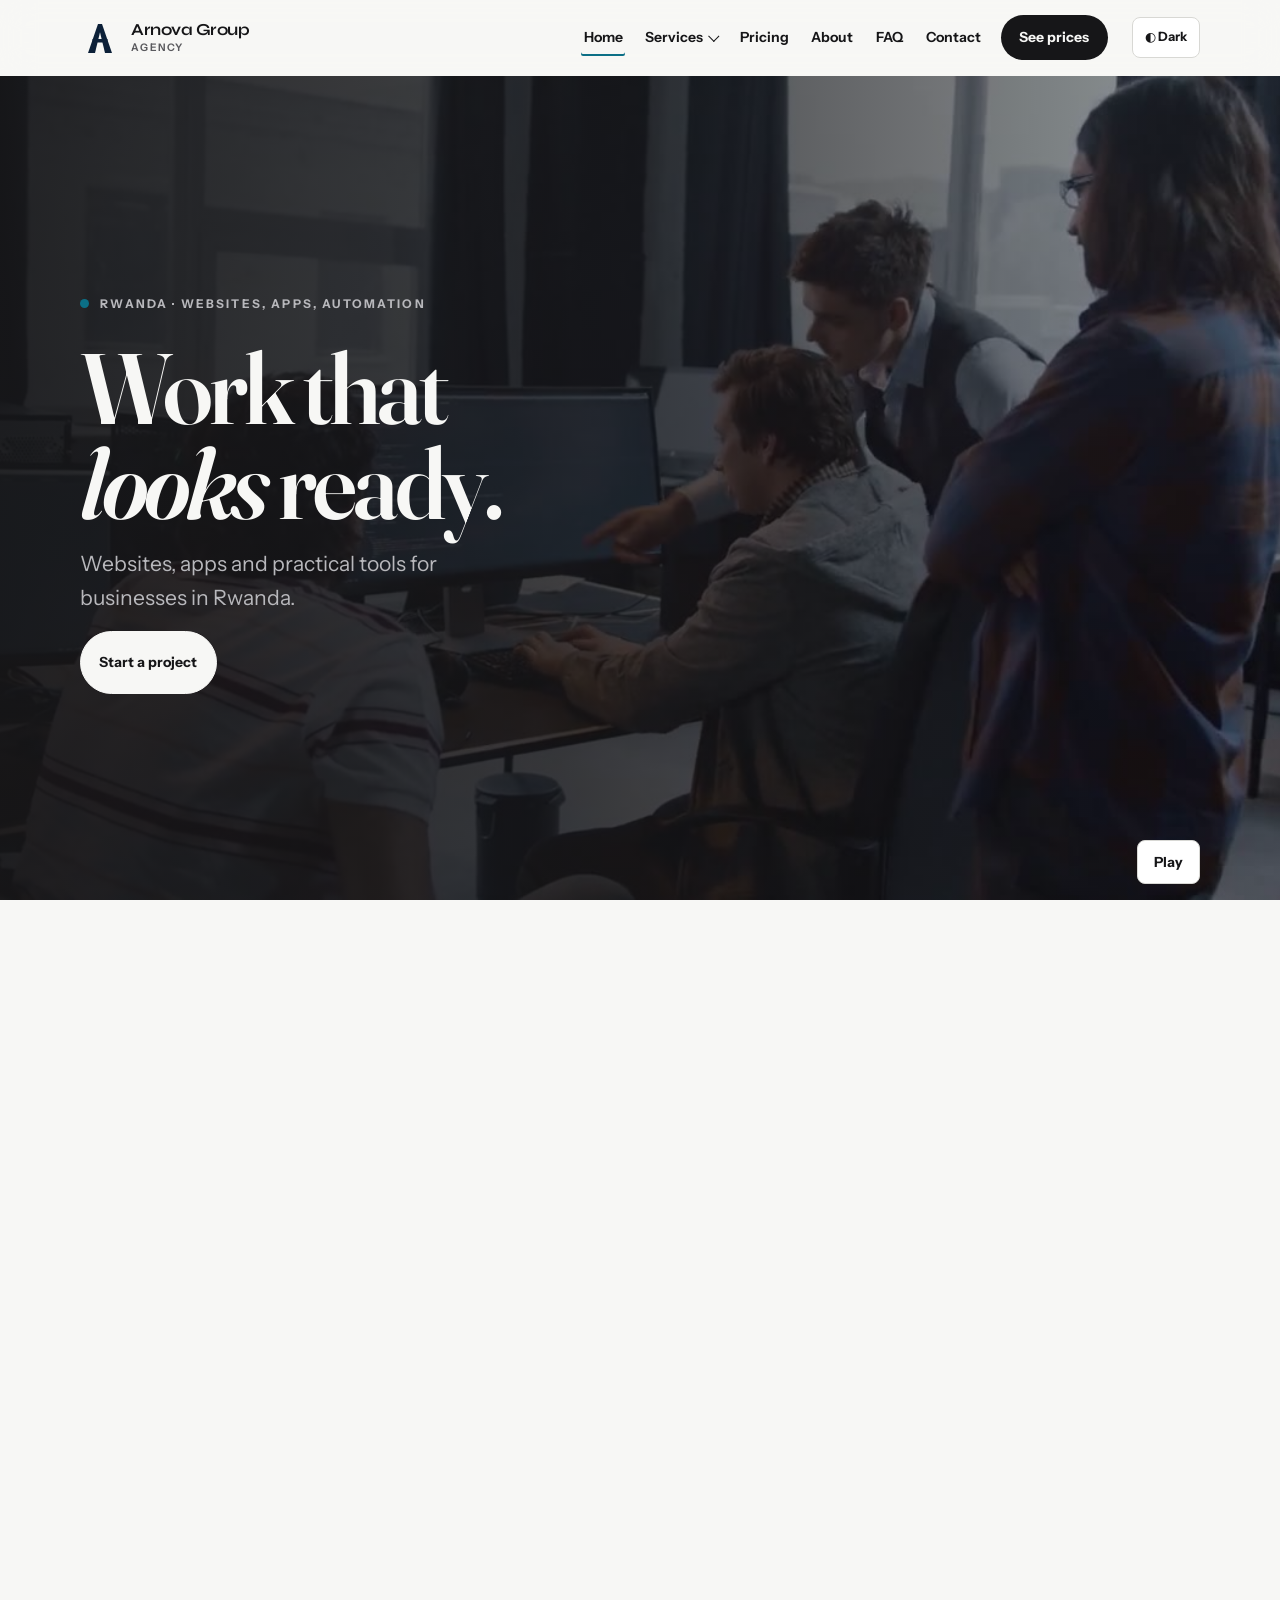
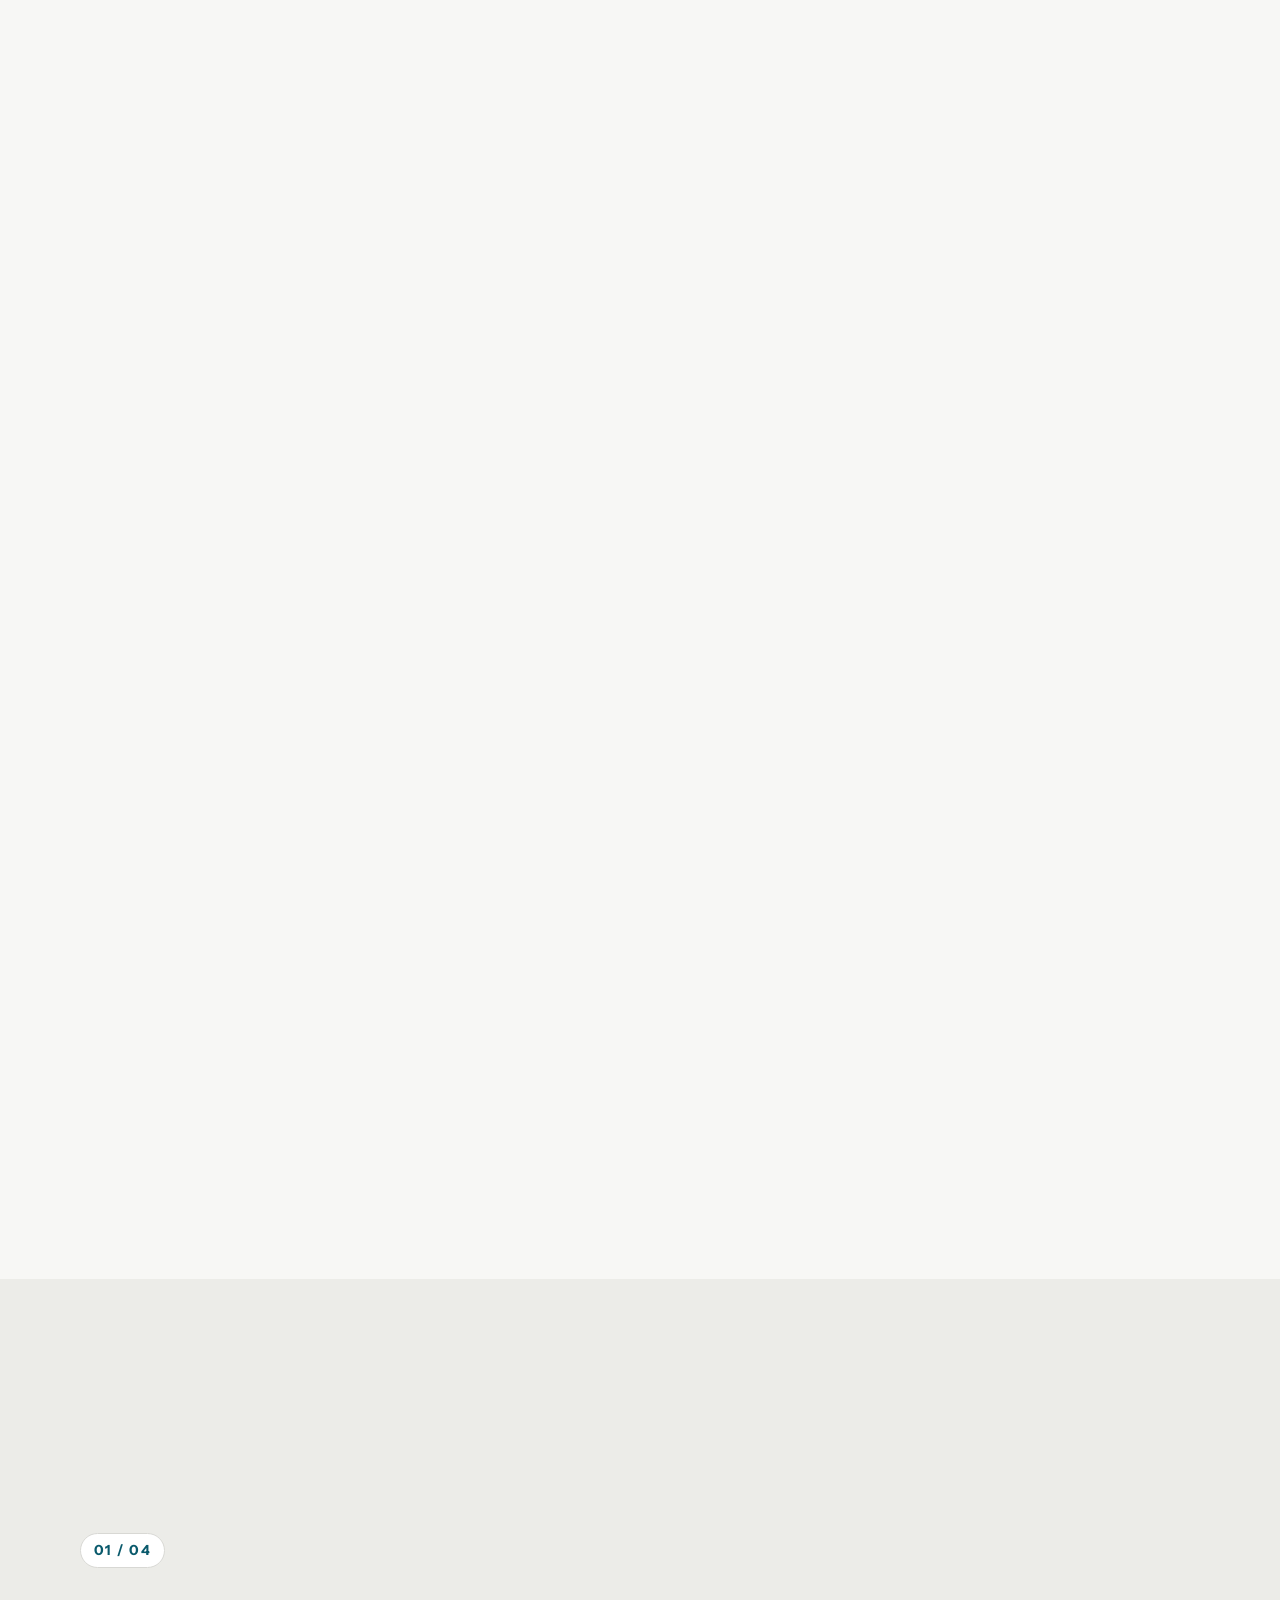
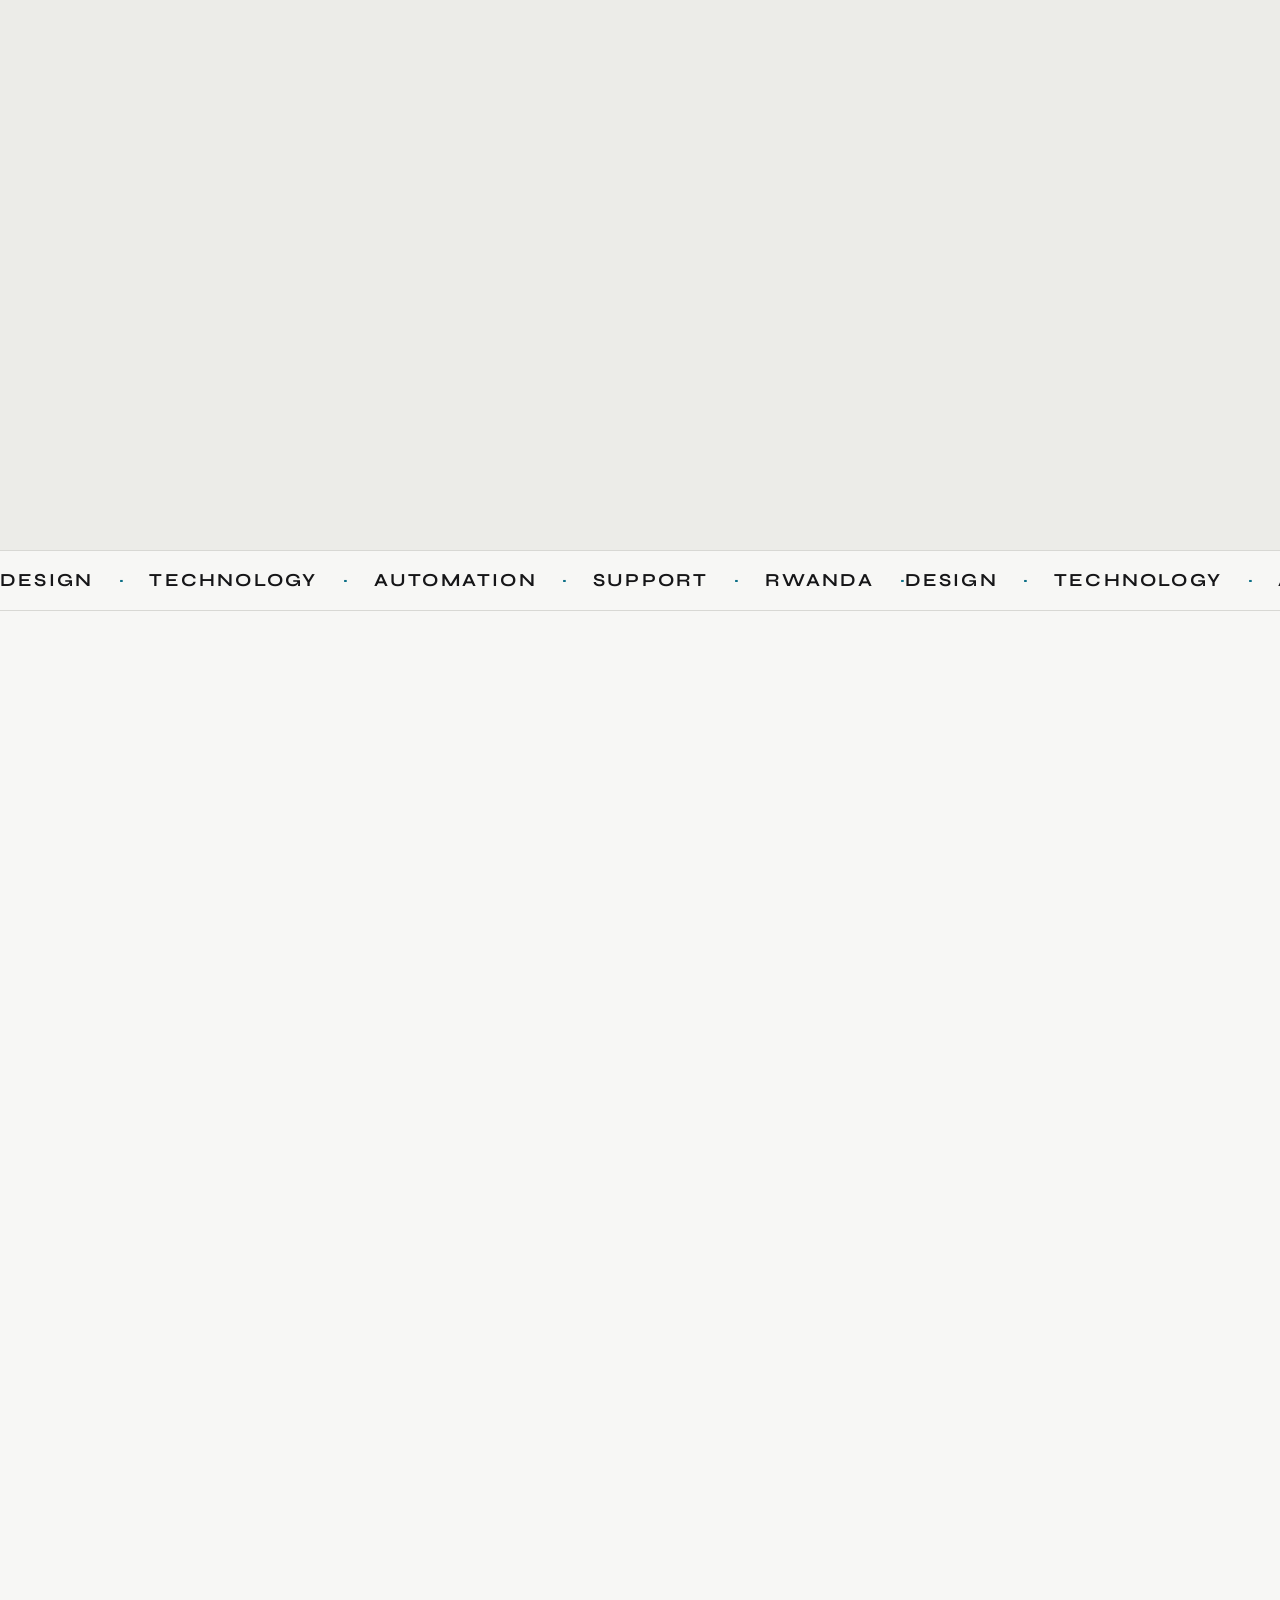
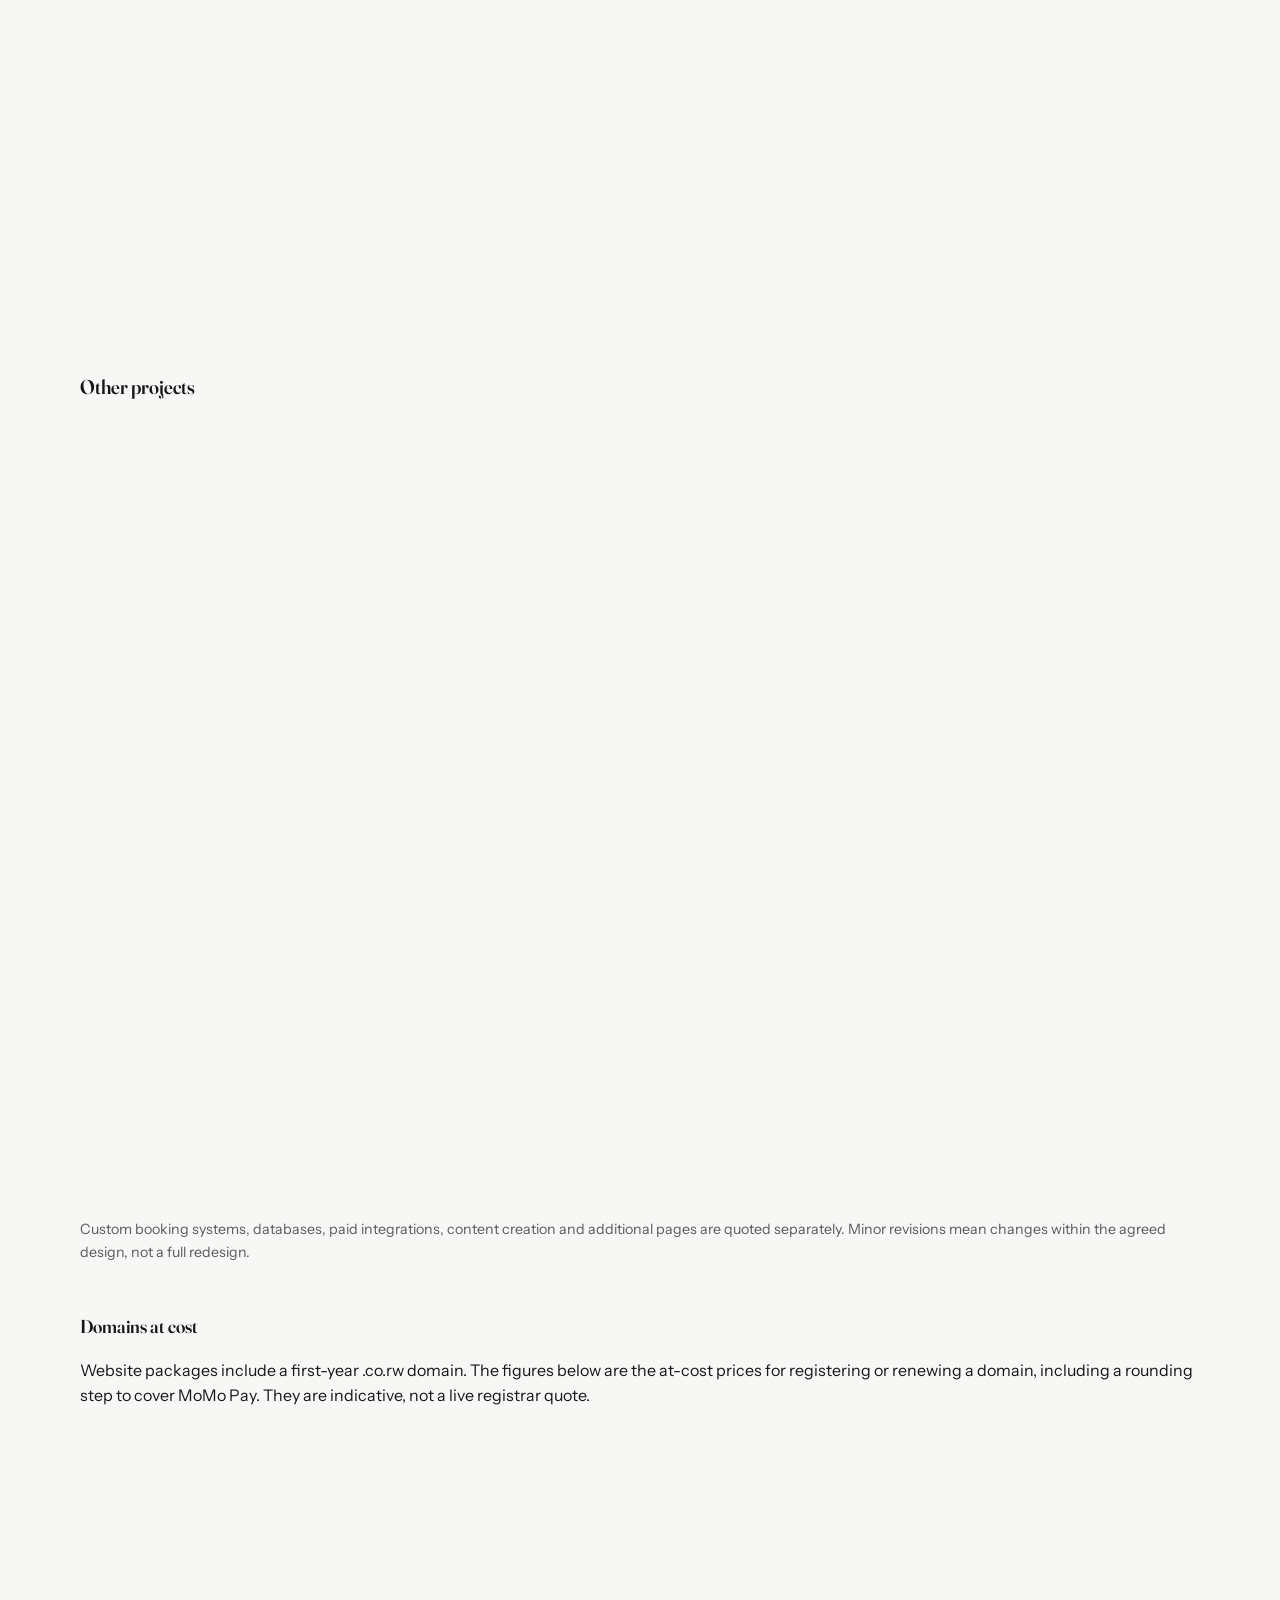
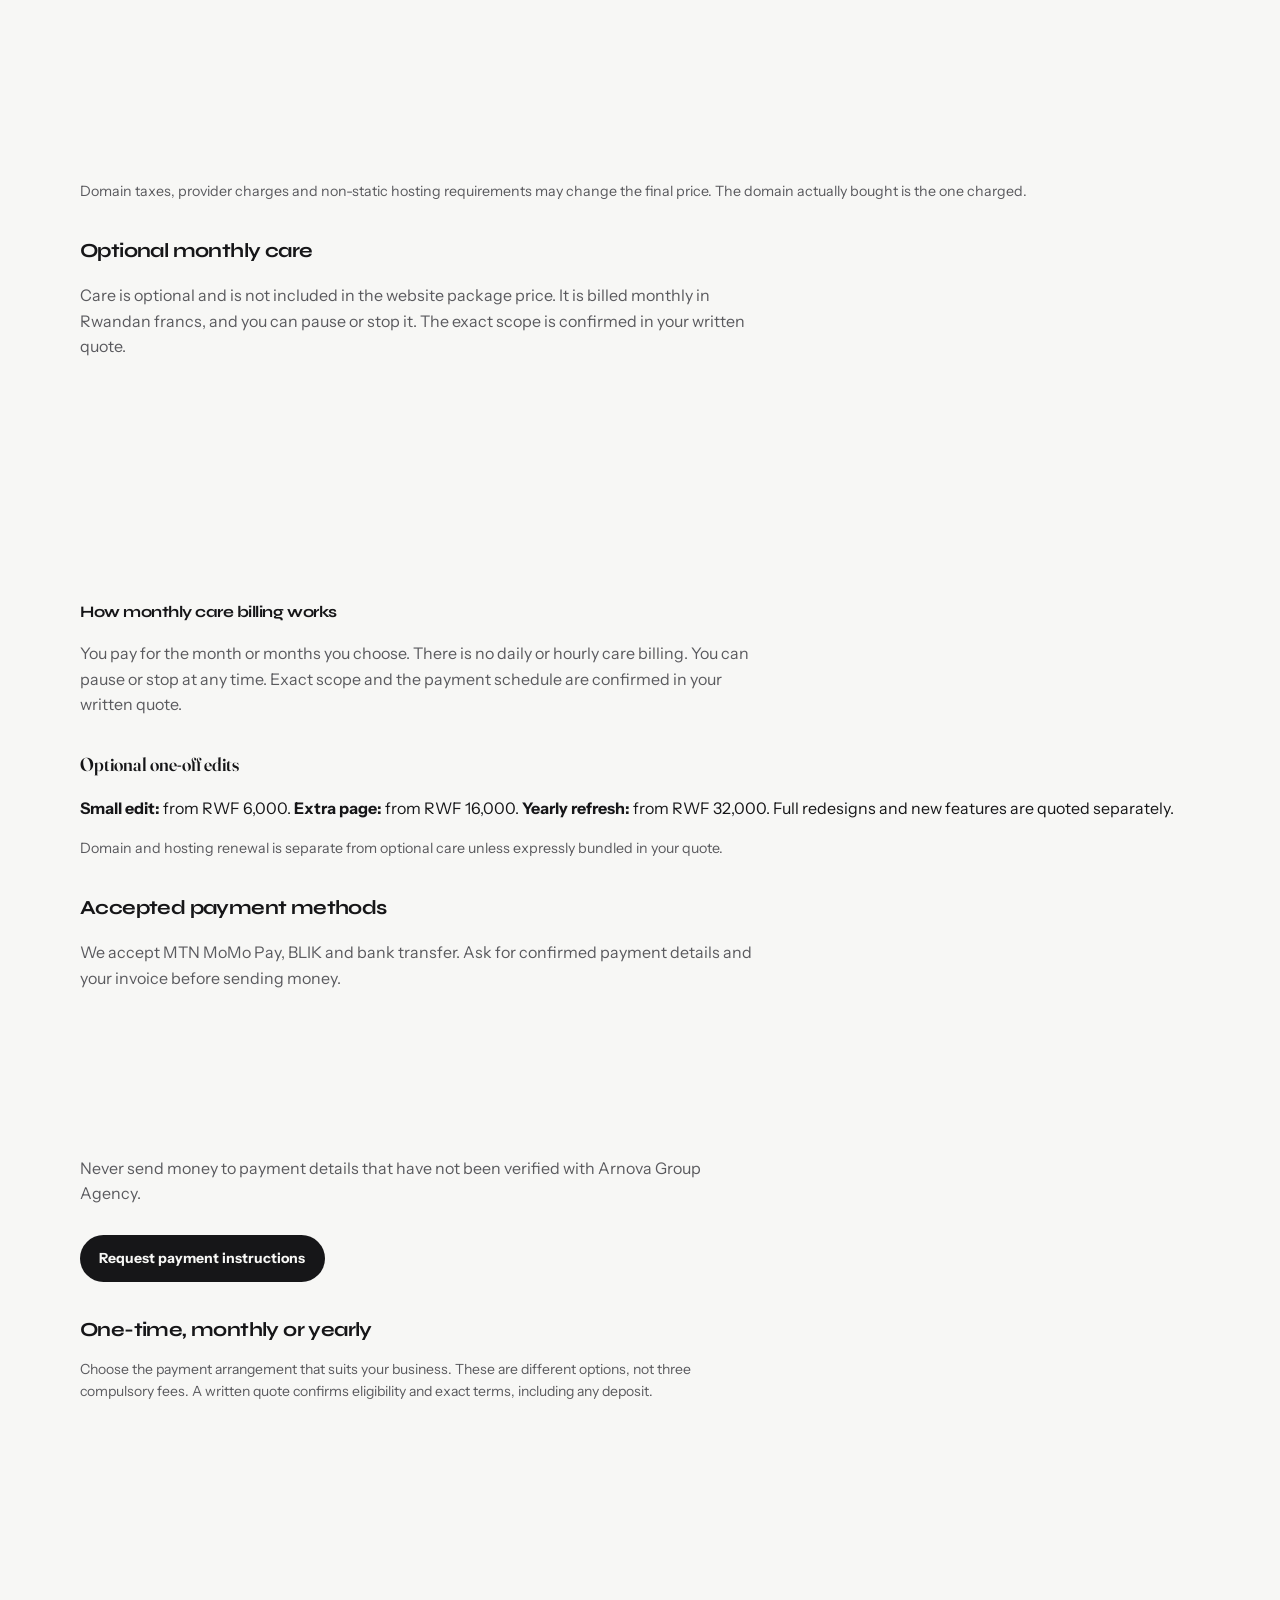
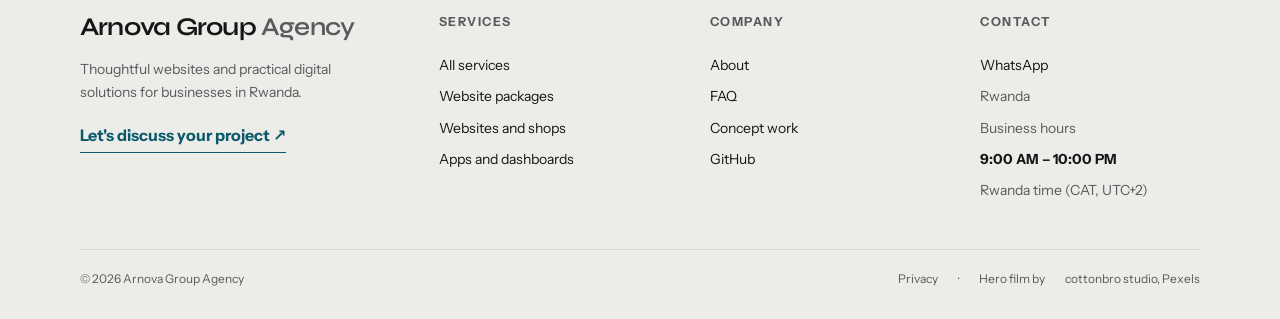
<file: index.html>
<!doctype html>
<html lang="en">
<head>
<meta charset="utf-8">
<meta http-equiv="Content-Security-Policy" content="default-src 'self'; style-src 'self'; img-src 'self'; script-src 'self'; connect-src 'self'; form-action 'none'; object-src 'none'; base-uri 'self'; upgrade-insecure-requests">
<meta name="viewport" content="width=device-width,initial-scale=1,viewport-fit=cover">
<meta name="theme-color" content="#F7F7F5">
<meta name="description" content="Arnova Group Agency builds websites, digital products and practical business tools for businesses in Rwanda.">
<meta name="referrer" content="strict-origin-when-cross-origin">
<title>Arnova Group Agency — Websites &amp; Digital Solutions in Rwanda</title>
<link rel="icon" href="logo.svg">
<link rel="canonical" href="https://arnold-rg.github.io/arnova-group-agency/">
<link rel="preload" href="assets/fonts/Fraunces-Display-600.woff2" as="font" type="font/woff2" crossorigin>
<link rel="preload" href="assets/video/arnova-cottonbro-6804109.jpg" as="image">
<link rel="stylesheet" href="css/tokens.css">
<link rel="stylesheet" href="css/layout.css"><link rel="stylesheet" href="css/nav.css">
<link rel="stylesheet" href="css/home.css">
<noscript><link rel="stylesheet" href="css/reveal-fallback.css"></noscript>
<script src="js/theme-boot.js"></script>
</head>
<body><a class="skip" href="#main">Skip to content</a><header class="wrap nav arnova-site-header" aria-label="Site"><a class="brand" href="#top" aria-label="Arnova Group Agency home"><img src="assets/brand/option-1/mark-light.svg" alt="" class="original-logo original-logo--light" width="48" height="48"><img src="assets/brand/option-1/mark-dark.svg" alt="" class="original-logo original-logo--dark" width="48" height="48"><span class="agency-brand-name">Arnova Group <span>Agency</span></span></a><nav class="nav-links" aria-label="Desktop navigation"><a href="#top" data-nav="home">Home</a><div class="nav-dropdown"><button type="button" class="nav-dropdown__toggle" aria-expanded="false" aria-controls="ag-services-menu" id="ag-services-button">Services</button><div class="nav-dropdown__menu" id="ag-services-menu" hidden role="menu" aria-labelledby="ag-services-button"><a class="nav-dropdown__all" href="#services" role="menuitem">All services</a><a href="#service-websites" role="menuitem">Business websites</a><a href="#service-shops" role="menuitem">Online shops & catalogues</a><a href="#service-apps" role="menuitem">Mobile applications</a><a href="#service-dashboards" role="menuitem">Business dashboards</a><a href="#service-ux" role="menuitem">UI/UX & brand experiences</a><a href="#service-redesign" role="menuitem">Website redesign & maintenance</a><a href="#service-automation" role="menuitem">Automation & integrations</a><a href="#service-data" role="menuitem">Data analysis & reporting</a><a href="#service-security" role="menuitem">Cybersecurity & IT support</a><a href="#service-training" role="menuitem">Training & digital guidance</a><a href="#service-portfolio" role="menuitem">Portfolio & career websites</a><a href="#pricing" role="menuitem">Website packages</a></div></div><a href="#pricing" data-nav="pricing">Pricing</a><a href="#about" data-nav="about">About</a><a href="#faq" data-nav="faq">FAQ</a><a href="#contact" data-nav="contact">Contact</a><a class="pill" href="#pricing">See prices</a></nav><button class="theme-toggle" type="button" aria-label="Switch to dark theme" aria-pressed="false">◐ <span>Dark</span></button></header><nav class="arnova-mobile-dock" aria-label="Mobile quick navigation"><div class="arnova-mobile-dock__bar"><span class="arnova-mobile-dock__indicator" aria-hidden="true"></span><a href="#top" data-dock-link="home" aria-label="Home" aria-current="page"><svg viewBox="0 0 24 24" aria-hidden="true" fill="none" stroke="currentColor" stroke-width="1.8" stroke-linecap="round" stroke-linejoin="round"><path d="M4 11.5 12 4l8 7.5"/><path d="M6.5 10.2V20h11V10.2"/></svg><span>Home</span></a><button type="button" class="arnova-mobile-dock__services" data-dock-link="services" aria-expanded="false" aria-controls="arnova-dock-sheet" aria-haspopup="dialog" aria-label="Services"><svg viewBox="0 0 24 24" aria-hidden="true" fill="none" stroke="currentColor" stroke-width="1.8" stroke-linecap="round" stroke-linejoin="round"><rect x="4" y="4" width="6.5" height="6.5" rx="1.2"/><rect x="13.5" y="4" width="6.5" height="6.5" rx="1.2"/><rect x="4" y="13.5" width="6.5" height="6.5" rx="1.2"/><rect x="13.5" y="13.5" width="6.5" height="6.5" rx="1.2"/></svg><span>Services</span></button><span class="arnova-mobile-dock__fab-space" aria-hidden="true"></span><a href="#pricing" data-dock-link="pricing" aria-label="Pricing"><svg viewBox="0 0 24 24" aria-hidden="true" fill="none" stroke="currentColor" stroke-width="1.8" stroke-linecap="round" stroke-linejoin="round"><path d="M12.2 4.5H7.2A1 1 0 0 0 6.2 5.5v5.1a1 1 0 0 0 .3.7l7.4 7.4a1 1 0 0 0 1.4 0l5.1-5.1a1 1 0 0 0 0-1.4l-7.4-7.4a1 1 0 0 0-.8-.3z"/><circle cx="9.1" cy="8.6" r="1.15"/></svg><span>Pricing</span></a><a href="#about" data-dock-link="about" aria-label="About"><svg viewBox="0 0 24 24" aria-hidden="true" fill="none" stroke="currentColor" stroke-width="1.8" stroke-linecap="round" stroke-linejoin="round"><circle cx="12" cy="8" r="3.25"/><path d="M5.6 19.5c.9-3.4 3.3-5.1 6.4-5.1s5.5 1.7 6.4 5.1"/></svg><span>About</span></a></div><a class="arnova-mobile-dock__fab" href="#contact" data-dock-link="contact" aria-label="Start a project"><svg viewBox="0 0 24 24" aria-hidden="true" fill="none" stroke="currentColor" stroke-width="2" stroke-linecap="round" stroke-linejoin="round"><path d="M12 5v14M5 12h14"/></svg><span class="arnova-visually-hidden">Start a project</span></a></nav><div class="arnova-dock-sheet" id="arnova-dock-sheet" hidden><button type="button" class="arnova-dock-sheet__backdrop" tabindex="-1" aria-label="Close services"></button><div class="arnova-dock-sheet__panel" role="dialog" aria-modal="true" aria-labelledby="arnova-dock-sheet-title"><div class="arnova-dock-sheet__head"><h2 id="arnova-dock-sheet-title">Services</h2><button type="button" class="arnova-dock-sheet__close">Close</button></div><ul class="arnova-dock-sheet__list"><li><a href="#services">All services</a></li><li><a href="#service-websites">Business websites</a></li><li><a href="#service-shops">Online shops & catalogues</a></li><li><a href="#service-apps">Mobile applications</a></li><li><a href="#service-dashboards">Business dashboards</a></li><li><a href="#service-ux">UI/UX & brand experiences</a></li><li><a href="#service-redesign">Website redesign & maintenance</a></li><li><a href="#service-automation">Automation & integrations</a></li><li><a href="#service-data">Data analysis & reporting</a></li><li><a href="#service-security">Cybersecurity & IT support</a></li><li><a href="#service-training">Training & digital guidance</a></li><li><a href="#service-portfolio">Portfolio & career websites</a></li><li><a href="#pricing">Pricing</a></li></ul><div class="arnova-dock-sheet__footer"><a href="https://wa.me/250794607518?text=Hello%20Arnova%20Group%20Agency%2C%20I%27d%20like%20to%20discuss%20a%20project." target="_blank" rel="noopener noreferrer"><svg viewBox="0 0 24 24" aria-hidden="true" fill="none" stroke="currentColor" stroke-width="1.8" stroke-linecap="round" stroke-linejoin="round"><path d="M20.5 11.6a8.5 8.5 0 0 1-12.6 7.4L3.5 20.5l1.6-4.3A8.5 8.5 0 1 1 20.5 11.6z"/><path d="M9.2 9.6c.2-.5.3-.5.6-.5h.5c.2 0 .4.1.5.4l.6 1.5c.1.2 0 .4-.1.6l-.4.4a6 6 0 0 0 2.6 2.6l.4-.4c.2-.2.4-.2.6-.1l1.5.6c.3.1.4.3.4.5v.5c0 .3 0 .4-.5.6a4.2 4.2 0 0 1-2.2.3 8 8 0 0 1-4.6-3.5 4.2 4.2 0 0 1 .1-2.1z"/></svg><span>Get a quote on WhatsApp</span></a></div></div></div><main id="main">
<section class="hero arnova-full-hero arnova-editorial-hero" id="top">
  <div class="arnova-hero-backdrop arnova-film" role="img" aria-label="Illustrative video of a software team collaborating">
    <div class="arnova-film-inner">
      <img class="arnova-film-poster" src="assets/video/arnova-cottonbro-6804109.jpg" width="1280" height="676" alt="" fetchpriority="high">
      <video class="arnova-film-video" muted loop playsinline webkit-playsinline preload="metadata" poster="assets/video/arnova-cottonbro-6804109.jpg" aria-hidden="true">
        <source src="assets/video/arnova-cottonbro-6804109.mp4" type="video/mp4">
      </video>
    </div>
  </div>
  <div class="arnova-hero-shade" aria-hidden="true"></div>
  <button type="button" class="arnova-video-toggle" aria-pressed="false">Play</button>
  <div class="wrap arnova-hero-content">
    <div class="arnova-hero-copy">
      <p class="eyebrow"><span class="dot"></span>Rwanda · Websites, apps, automation</p>
      <h1 class="arnova-hero-headline">Work that<br> <em>looks</em> ready.</h1>
      <p class="hero-lead">Websites, apps and practical tools for businesses in Rwanda.</p>
      <p class="arnova-cta-row"><a class="pill arnova-cta-start" href="https://wa.me/250794607518?text=Hello%20Arnova%20Group%20Agency%2C%20I%27d%20like%20to%20discuss%20a%20project." target="_blank" rel="noopener noreferrer">Start a project</a></p>
    </div>
  </div>
</section>

<section class="section arnova-intro" id="about" aria-labelledby="arnova-intro-title">
  <div class="wrap">
    <div class="section-head arnova-reveal">
      <div>
        <p class="eyebrow">About Arnova Group</p>
        <h2 id="arnova-intro-title">Independent digital work, with a <em>clear</em> scope.</h2>
      </div>
      <div class="founder-copy">
        <p>Arnova Group is a Rwanda-focused digital services initiative led by Arnold Rurangwa, a computer engineering graduate specialising in cybersecurity and computer networks. The work focuses on website design, application development and practical digital tools.</p>
        <p>We discuss requirements before work begins. Features, costs, timelines, hosting and ongoing support are agreed for each project rather than promised without review.</p>
      </div>
    </div>
    <div class="arnova-key-grid">
      <article class="arnova-key-card arnova-reveal">
        <span>01</span>
        <h3>Websites</h3>
        <p>Business information, mobile layouts, contact links, location details, basic search visibility and content handover.</p>
      </article>
      <article class="arnova-key-card arnova-reveal">
        <span>02</span>
        <h3>Apps</h3>
        <p>App interface design, Flutter-based prototypes, navigation, forms and data connections where scoped.</p>
      </article>
      <article class="arnova-key-card arnova-reveal">
        <span>03</span>
        <h3>Automation</h3>
        <p>Form workflows, notifications, APIs and third-party connections subject to available access and provider support.</p>
      </article>
    </div>
    <p class="arnova-price-teaser arnova-reveal">Website packages from <a href="#pricing"><span data-rwf="56000">56,000 RWF</span></a>. See the full price list below.</p>
  </div>
</section>

<section class="wrap section" id="services" aria-labelledby="arnova-services-title">
  <div class="section-head arnova-reveal">
    <div>
      <p class="eyebrow">What we do</p>
      <h2 id="arnova-services-title">Built for what's <em>next</em>.</h2>
    </div>
    <p>From a first business website to a more useful digital workflow, every project starts with the real problem.</p>
  </div>
  <div class="arnova-category-grid">
    <article class="arnova-category arnova-reveal">
      <h3>Websites</h3>
      <div class="service" id="service-websites">
        <h4>Business websites</h4>
        <p>Business information, mobile layouts, contact links, location details, basic search visibility and content handover.</p>
      </div>
      <div class="service" id="service-shops">
        <h4>Online shops &amp; catalogues</h4>
        <p>Product pages, categories, search, customer enquiries and cart-style interfaces where agreed. Payments require a separate integration.</p>
        <p class="arnova-service-from">Product catalogues from <span data-rwf="90000">90,000 RWF</span>. An online shop with checkout from <span data-rwf="145000">145,000 RWF</span>. The exact quote is confirmed before work starts.</p>
      </div>
      <div class="service" id="service-redesign">
        <h4>Website redesign &amp; maintenance</h4>
        <p>Layout reviews, mobile fixes, content updates, accessibility improvements and technical maintenance agreed in advance.</p>
        <p class="arnova-service-from">Website redesign, when you already have a domain, from <span data-rwf="57000">57,000 RWF</span>. The exact quote is confirmed before work starts.</p>
      </div>
      <div class="service" id="service-portfolio">
        <h4>Portfolio &amp; career websites</h4>
        <p>Personal introductions, project galleries, CV links, contact information and mobile-friendly layouts.</p>
      </div>
    </article>
    <article class="arnova-category arnova-reveal">
      <h3>Apps</h3>
      <div class="service" id="service-apps">
        <h4>Mobile applications</h4>
        <p>App interface design, Flutter-based prototypes, navigation, forms and data connections where scoped.</p>
        <p class="arnova-service-from">A limited Flutter prototype from <span data-rwf="72000">72,000 RWF</span>. This is not a store-quality app. The exact quote is confirmed before work starts.</p>
      </div>
      <div class="service" id="service-dashboards">
        <h4>Business dashboards</h4>
        <p>Sales and stock views, filters, charts, reporting screens and data import or export where required.</p>
        <p class="arnova-service-from">From <span data-rwf="92000">92,000 RWF</span>, including a first-year .co.rw domain. The exact quote is confirmed before work starts.</p>
      </div>
    </article>
    <article class="arnova-category arnova-reveal">
      <h3>Automation</h3>
      <div class="service" id="service-automation">
        <h4>Automation &amp; integrations</h4>
        <p>Form workflows, notifications, APIs and third-party connections subject to available access and provider support.</p>
        <p class="arnova-service-from">From <span data-rwf="57000">57,000 RWF</span>. The exact quote is confirmed before work starts.</p>
      </div>
      <div class="service" id="service-data">
        <h4>Data analysis &amp; reporting</h4>
        <p>Data validation, cleaning, tables, visual reports and business metric summaries using supplied data.</p>
      </div>
    </article>
    <article class="arnova-category arnova-reveal">
      <h3>Tech support</h3>
      <div class="service" id="service-security">
        <h4>Cybersecurity &amp; IT support</h4>
        <p>Basic website security review, configuration guidance, access practices and troubleshooting. Not a managed security operations service.</p>
        <p class="arnova-service-from">A basic IT or website security review from <span data-rwf="32000">32,000 RWF</span>. This is not a managed security service. The exact quote is confirmed before work starts.</p>
      </div>
      <div class="service" id="service-training">
        <h4>Training &amp; digital guidance</h4>
        <p>Guided walkthroughs, documentation, website administration basics and tailored technical learning material.</p>
        <p class="arnova-service-from"><span data-rwf="25000">25,000 RWF</span> per session. The exact quote is confirmed before work starts.</p>
      </div>
    </article>
    <article class="arnova-category arnova-reveal">
      <h3>Design</h3>
      <div class="service" id="service-ux">
        <h4>UI/UX &amp; brand experiences</h4>
        <p>Page structure, wireframes, colour and type systems, reusable components and responsive interaction design.</p>
        <p class="arnova-service-from">UI/UX for a site from <span data-rwf="36000">36,000 RWF</span>. This is not a full brand identity. The exact quote is confirmed before work starts.</p>
      </div>
    </article>
  </div>
</section>

<section class="section arnova-concepts" id="work" aria-labelledby="arnova-concepts-title">
  <div class="wrap">
    <div class="section-head arnova-reveal">
      <div>
        <p class="eyebrow">Concept work</p>
        <h2 id="arnova-concepts-title">A look at the kind of sites we <em>design</em>.</h2>
      </div>
      <p>Unofficial website concepts — not live client work. Each one is a design proposal, clearly labelled.</p>
    </div>
  </div>
  <div class="arnova-concept-scroller" tabindex="0" aria-label="Concept site gallery">
    <button type="button" class="arnova-concept-card arnova-reveal" data-concept="117-cafe" aria-haspopup="dialog" aria-controls="concept-117-cafe">
      <span class="arnova-concept-card__label">Concept</span>
      <img src="assets/images/showcase/117-cafe.webp" width="1600" height="1100" alt="Laptop and phone mockup of the 117 Cafe and Restaurant concept site." loading="lazy">
      <h3>117 Cafe and Restaurant</h3>
      <p>A warm, editorial site for a Kigali café.</p>
      <span class="arnova-concept-card__more">View concept</span>
    </button>
    <button type="button" class="arnova-concept-card arnova-reveal" data-concept="shisha-supermarket" aria-haspopup="dialog" aria-controls="concept-shisha-supermarket">
      <span class="arnova-concept-card__label">Concept</span>
      <img src="assets/images/showcase/shisha-supermarket.webp" width="1600" height="1100" alt="Laptop and phone mockup of the Shisha Supermarket concept site." loading="lazy">
      <h3>Shisha Supermarket</h3>
      <p>A clear, lively grocery catalogue concept.</p>
      <span class="arnova-concept-card__more">View concept</span>
    </button>
    <button type="button" class="arnova-concept-card arnova-reveal" data-concept="royal-relay-electronics" aria-haspopup="dialog" aria-controls="concept-royal-relay-electronics">
      <span class="arnova-concept-card__label">Concept</span>
      <img src="assets/images/showcase/royal-relay-electronics.webp" width="1600" height="1100" alt="Laptop and phone mockup of the Royal Relay Electronics concept site." loading="lazy">
      <h3>Royal Relay Electronics</h3>
      <p>A high-impact concept for repairs and tech.</p>
      <span class="arnova-concept-card__more">View concept</span>
    </button>
  </div>
  <dialog class="arnova-concept-dialog" aria-modal="true" id="concept-117-cafe" aria-labelledby="concept-117-cafe-title">
    <div class="arnova-concept-dialog__inner">
      <button type="button" class="arnova-concept-dialog__close">Close</button>
      <span class="arnova-concept-card__label">Concept</span>
      <img src="assets/images/showcase/117-cafe.webp" width="1600" height="1100" alt="Laptop and phone mockup of the 117 Cafe and Restaurant concept site.">
      <h3 id="concept-117-cafe-title">117 Cafe and Restaurant</h3>
      <p>An unofficial restaurant website concept — not a live menu or a service run by the café. The proposed design uses a warm, editorial direction so a future official site could present food, a visit path and contact details once the business supplies and approves them.</p>
    </div>
  </dialog>
  <dialog class="arnova-concept-dialog" aria-modal="true" id="concept-shisha-supermarket" aria-labelledby="concept-shisha-supermarket-title">
    <div class="arnova-concept-dialog__inner">
      <button type="button" class="arnova-concept-dialog__close">Close</button>
      <span class="arnova-concept-card__label">Concept</span>
      <img src="assets/images/showcase/shisha-supermarket.webp" width="1600" height="1100" alt="Laptop and phone mockup of the Shisha Supermarket concept site.">
      <h3 id="concept-shisha-supermarket-title">Shisha Supermarket</h3>
      <p>An unofficial supermarket website concept. Department cards are examples of how a catalogue could be organised — not real stock or product offers. Actual products, prices and availability would need business approval.</p>
    </div>
  </dialog>
  <dialog class="arnova-concept-dialog" aria-modal="true" id="concept-royal-relay-electronics" aria-labelledby="concept-royal-relay-electronics-title">
    <div class="arnova-concept-dialog__inner">
      <button type="button" class="arnova-concept-dialog__close">Close</button>
      <span class="arnova-concept-card__label">Concept</span>
      <img src="assets/images/showcase/royal-relay-electronics.webp" width="1600" height="1100" alt="Laptop and phone mockup of the Royal Relay Electronics concept site.">
      <h3 id="concept-royal-relay-electronics-title">Royal Relay Electronics</h3>
      <p>An unofficial design proposal for a repair and electronics shop. It explores how repair enquiries and accessory information could be organised. It is not confirmation of particular repairs, parts, prices or warranties.</p>
    </div>
  </dialog>
</section>

<section class="section process-section" id="process" aria-labelledby="arnova-process-title">
  <div class="wrap">
    <div class="section-head arnova-reveal">
      <div>
        <p class="eyebrow">How we work</p>
        <h2 id="arnova-process-title">From first hello to a <em>live</em> site.</h2>
      </div>
      <p>A clear path, with the scope and price agreed before build work starts.</p>
    </div>
    <p class="arnova-process-counter" aria-live="polite">01 / 04</p>
    <ol class="process-grid arnova-process-list">
      <li class="arnova-reveal">
        <span>01</span>
        <h3>Understand</h3>
        <p>We talk through your business, the pages you need and any constraints.</p>
      </li>
      <li class="arnova-reveal">
        <span>02</span>
        <h3>Plan</h3>
        <p>We agree a written scope, a layout direction and a price before the build begins.</p>
      </li>
      <li class="arnova-reveal">
        <span>03</span>
        <h3>Build</h3>
        <p>We implement the agreed work and review it on desktop and phone.</p>
      </li>
      <li class="arnova-reveal">
        <span>04</span>
        <h3>Launch</h3>
        <p>After your approval, we publish the site and hand over what you need to run it.</p>
      </li>
    </ol>
    <aside class="arnova-payment arnova-reveal" aria-labelledby="arnova-payment-title">
      <h3 id="arnova-payment-title">How payment works</h3>
      <ol>
        <li>Scope agreement</li>
        <li>Deposit, as agreed in your quote</li>
        <li>Build</li>
        <li>Final payment after your approval</li>
      </ol>
    </aside>
  </div>
</section>

<div class="arnova-values-marquee" aria-label="Our focus">
  <div class="arnova-values-marquee__track">
    <p><span>Design</span><span aria-hidden="true">·</span><span>Technology</span><span aria-hidden="true">·</span><span>Automation</span><span aria-hidden="true">·</span><span>Support</span><span aria-hidden="true">·</span><span>Rwanda</span><span aria-hidden="true">·</span></p>
    <p aria-hidden="true"><span>Design</span><span aria-hidden="true">·</span><span>Technology</span><span aria-hidden="true">·</span><span>Automation</span><span aria-hidden="true">·</span><span>Support</span><span aria-hidden="true">·</span><span>Rwanda</span><span aria-hidden="true">·</span></p>
  </div>
</div>

<section class="section" id="pricing" aria-labelledby="arnova-pricing-title">
  <div class="wrap">
    <div class="section-head arnova-reveal">
      <div>
        <p class="eyebrow">Website packages</p>
        <h2 id="arnova-pricing-title">One clear price to get <em>started</em>.</h2>
      </div>
      <p class="section-intro">These are starting prices for straightforward static business websites. We confirm the scope and final quote before work begins. Each package includes mobile-friendly design, contact links, and first-year eligible .co.rw domain and static hosting, subject to availability.</p>
    </div>
    <div class="currency-bar arnova-reveal" aria-label="Currency selector">
      <label for="currency-choice">Display prices in</label>
      <select class="currency-select" id="currency-choice">
        <option value="RWF">RWF</option>
        <option value="EUR">EUR</option>
        <option value="USD">USD</option>
        <option value="PLN">PLN</option>
      </select>
      <span id="fx-status" class="currency-feedback" role="status" aria-live="polite"></span>
      <p class="currency-note" id="fx-note">Approximate conversion, as of 21 November 2026. Final amount confirmed in your quote.</p>
    </div>
    <div class="grid arnova-pricing-grid">
      <article class="card arnova-reveal">
        <span class="label">Get online</span>
        <h3>Starter</h3>
        <div class="price" data-rwf="56000">56,000 RWF</div>
        <p>For a business that needs a trustworthy online home.</p>
        <ul>
          <li>One responsive, mobile-ready page</li>
          <li>Business introduction, services and contact details</li>
          <li>WhatsApp contact button</li>
          <li>Basic search setup and launch checks</li>
          <li>One minor pre-launch revision</li>
          <li>First-year .co.rw domain and static hosting</li>
        </ul>
        <dl class="arnova-card-meta">
          <div>
            <dt>What's extra</dt>
            <dd>Other domains, and renewals after the first year, are charged at cost.</dd>
          </div>
          <div>
            <dt>Payment</dt>
            <dd>MTN MoMo Pay or bank transfer. Confirmed details are on your invoice.</dd>
          </div>
        </dl>
        <a class="btn" href="https://wa.me/250794607518?text=Hello%2C%20I%20want%20the%20Starter%20website%20package.">Choose Starter</a>
      </article>
      <article class="card featured arnova-reveal">
        <span class="label">Popular choice</span>
        <h3>Business</h3>
        <div class="price" data-rwf="75000">75,000 RWF</div>
        <p>For growing businesses that need space to explain what they offer.</p>
        <ul>
          <li>Up to three responsive, mobile-ready pages</li>
          <li>Services, gallery and contact information</li>
          <li>Map and WhatsApp links</li>
          <li>Basic SEO and launch checks</li>
          <li>Two minor pre-launch revisions</li>
          <li>First-year .co.rw domain and static hosting</li>
        </ul>
        <dl class="arnova-card-meta">
          <div>
            <dt>What's extra</dt>
            <dd>Other domains, and renewals after the first year, are charged at cost.</dd>
          </div>
          <div>
            <dt>Payment</dt>
            <dd>MTN MoMo Pay or bank transfer. Confirmed details are on your invoice.</dd>
          </div>
        </dl>
        <a class="btn" href="https://wa.me/250794607518?text=Hello%2C%20I%20want%20the%20Business%20website%20package.">Choose Business</a>
      </article>
      <article class="card arnova-reveal">
        <span class="label">More room to grow</span>
        <h3>Professional</h3>
        <div class="price" data-rwf="80000">80,000 RWF</div>
        <p>For established brands that need a more complete presentation.</p>
        <ul>
          <li>Up to five responsive, mobile-ready pages</li>
          <li>More customized visual design</li>
          <li>Portfolio or gallery and FAQ</li>
          <li>Basic SEO and performance checks</li>
          <li>Three minor pre-launch revision rounds</li>
          <li>First-year .co.rw domain and static hosting</li>
        </ul>
        <dl class="arnova-card-meta">
          <div>
            <dt>What's extra</dt>
            <dd>Other domains, and renewals after the first year, are charged at cost.</dd>
          </div>
          <div>
            <dt>Payment</dt>
            <dd>MTN MoMo Pay or bank transfer. Confirmed details are on your invoice.</dd>
          </div>
        </dl>
        <a class="btn" href="https://wa.me/250794607518?text=Hello%2C%20I%20want%20the%20Professional%20website%20package.">Choose Professional</a>
      </article>
      <article class="card arnova-reveal">
        <span class="label">Show your products</span>
        <h3>Product Catalog</h3>
        <div class="price" data-rwf="90000">90,000 RWF</div>
        <p>For shops that want customers to browse products and order through WhatsApp.</p>
        <ul>
          <li>Mobile-ready product catalog</li>
          <li>Up to 20 initial product listings</li>
          <li>Categories and product images</li>
          <li>WhatsApp ordering links</li>
          <li>Not a full online payment checkout</li>
          <li>First-year .co.rw domain and static hosting</li>
        </ul>
        <dl class="arnova-card-meta">
          <div>
            <dt>What's extra</dt>
            <dd>Other domains, and renewals after the first year, are charged at cost. Checkout is a separate package.</dd>
          </div>
          <div>
            <dt>Payment</dt>
            <dd>MTN MoMo Pay or bank transfer. Confirmed details are on your invoice.</dd>
          </div>
        </dl>
        <a class="btn" href="https://wa.me/250794607518?text=Hello%2C%20I%20want%20the%20Product%20Catalog%20package.">Choose Catalog</a>
      </article>
    </div>

    <h3 class="arnova-pricing-subhead">Other projects</h3>
    <div class="grid arnova-pricing-grid arnova-pricing-grid--more">
      <article class="card arnova-reveal" id="shop-checkout">
        <span class="label">With checkout</span>
        <h3>Online shop</h3>
        <div class="price" data-rwf="145000">145,000 RWF</div>
        <p>For businesses that need customers to pay online, not only enquire on WhatsApp.</p>
        <ul>
          <li>Online shop with real MoMo or card checkout</li>
          <li>First-year .co.rw domain</li>
          <li>First-year paid hosting included, because a checkout shop cannot use free static hosting</li>
        </ul>
        <dl class="arnova-card-meta">
          <div>
            <dt>What's extra</dt>
            <dd>Later domain and hosting renewals are charged at cost. The exact shop scope is confirmed in your quote.</dd>
          </div>
          <div>
            <dt>Payment</dt>
            <dd>MTN MoMo Pay or bank transfer. Confirmed details are on your invoice.</dd>
          </div>
        </dl>
        <a class="btn" href="https://wa.me/250794607518?text=Hello%2C%20I%20want%20an%20online%20shop%20with%20checkout.">Choose Online shop</a>
      </article>
      <article class="card arnova-reveal" id="flutter-app">
        <span class="label">Prototype</span>
        <h3>Flutter app</h3>
        <div class="price" data-rwf="72000">72,000 RWF</div>
        <p>A limited Flutter prototype, not a store-quality app.</p>
        <ul>
          <li>A limited Flutter mobile prototype</li>
          <li>No domain is included in this price</li>
        </ul>
        <dl class="arnova-card-meta">
          <div>
            <dt>What's extra</dt>
            <dd>Domains are available at cost if you need one. A fuller app is quoted separately.</dd>
          </div>
          <div>
            <dt>Payment</dt>
            <dd>MTN MoMo Pay or bank transfer. Confirmed details are on your invoice.</dd>
          </div>
        </dl>
        <a class="btn" href="https://wa.me/250794607518?text=Hello%2C%20I%20want%20a%20Flutter%20app%20prototype.">Choose Flutter prototype</a>
      </article>
      <article class="card arnova-reveal" id="dashboard">
        <span class="label">Internal tools</span>
        <h3>Business dashboard</h3>
        <div class="price" data-rwf="92000">92,000 RWF</div>
        <p>A business dashboard, with a first-year .co.rw domain included.</p>
        <ul>
          <li>A business dashboard scoped in your quote</li>
          <li>First-year .co.rw domain</li>
        </ul>
        <dl class="arnova-card-meta">
          <div>
            <dt>What's extra</dt>
            <dd>Other domains, and renewals after the first year, are charged at cost.</dd>
          </div>
          <div>
            <dt>Payment</dt>
            <dd>MTN MoMo Pay or bank transfer. Confirmed details are on your invoice.</dd>
          </div>
        </dl>
        <a class="btn" href="https://wa.me/250794607518?text=Hello%2C%20I%20want%20a%20business%20dashboard.">Choose Dashboard</a>
      </article>
    </div>
    <p class="muted spaced">Custom booking systems, databases, paid integrations, content creation and additional pages are quoted separately. Minor revisions mean changes within the agreed design, not a full redesign.</p>

    <div class="arnova-pricing-extra">
      <h3>Domains at cost</h3>
      <p>Website packages include a first-year .co.rw domain. The figures below are the at-cost prices for registering or renewing a domain, including a rounding step to cover MoMo Pay. They are indicative, not a live registrar quote.</p>
      <div class="table-scroll arnova-reveal" tabindex="0">
        <table class="cost-table">
          <thead>
            <tr>
              <th>Domain</th>
              <th>Register</th>
              <th>Renew</th>
              <th>First-year upgrade versus included .co.rw</th>
            </tr>
          </thead>
          <tbody>
            <tr>
              <td>.co.rw</td>
              <td><span data-rwf="9500">9,500 RWF</span></td>
              <td><span data-rwf="9500">9,500 RWF</span></td>
              <td>Included in website packages</td>
            </tr>
            <tr>
              <td>.rw</td>
              <td><span data-rwf="15500">15,500 RWF</span></td>
              <td><span data-rwf="15500">15,500 RWF</span></td>
              <td>+<span data-rwf="6500">6,500 RWF</span></td>
            </tr>
            <tr>
              <td>.com</td>
              <td><span data-rwf="25000">25,000 RWF</span></td>
              <td><span data-rwf="26500">26,500 RWF</span></td>
              <td>+<span data-rwf="16000">16,000 RWF</span></td>
            </tr>
            <tr>
              <td>.net</td>
              <td><span data-rwf="28000">28,000 RWF</span></td>
              <td><span data-rwf="36000">36,000 RWF</span></td>
              <td>+<span data-rwf="19000">19,000 RWF</span></td>
            </tr>
            <tr>
              <td>.org</td>
              <td><span data-rwf="27500">27,500 RWF</span></td>
              <td><span data-rwf="34500">34,500 RWF</span></td>
              <td>+<span data-rwf="18500">18,500 RWF</span></td>
            </tr>
          </tbody>
        </table>
      </div>
      <p class="muted spaced-sm">Domain taxes, provider charges and non-static hosting requirements may change the final price. The domain actually bought is the one charged.</p>

      <div class="arnova-daily-care" id="care">
        <h3 id="daily-care">Optional monthly care</h3>
        <p>Care is optional and is not included in the website package price. It is billed monthly in Rwandan francs, and you can pause or stop it. The exact scope is confirmed in your written quote.</p>
        <ul>
          <li class="arnova-reveal">
            <h4>Monthly care</h4>
            <p><span data-rwf="20000">20,000 RWF</span> / month</p>
            <p>Optional monthly care for an existing site. Payment is by MTN MoMo Pay or bank transfer, with confirmed details on your invoice.</p>
          </li>
        </ul>
        <h4>How monthly care billing works</h4>
        <p>You pay for the month or months you choose. There is no daily or hourly care billing. You can pause or stop at any time. Exact scope and the payment schedule are confirmed in your written quote.</p>
      </div>
      <h3>Optional one-off edits</h3>
      <p><strong>Small edit:</strong> from <span data-rwf="6000">6,000 RWF</span>. <strong>Extra page:</strong> from <span data-rwf="16000">16,000 RWF</span>. <strong>Yearly refresh:</strong> from <span data-rwf="32000">32,000 RWF</span>. Full redesigns and new features are quoted separately.</p>
      <p class="muted">Domain and hosting renewal is separate from optional care unless expressly bundled in your quote.</p>
      <div class="arnova-pay-methods" id="payment-methods">
        <h3>Accepted payment methods</h3>
        <p>We accept MTN MoMo Pay, BLIK and bank transfer. Ask for confirmed payment details and your invoice before sending money.</p>
        <div class="arnova-pay-grid">
          <article class="arnova-reveal">
            <h4>MTN MoMo Pay</h4>
            <p>Pay using MTN MoMo Pay. Contact us for the verified receiving details and payment reference.</p>
          </article>
          <article class="arnova-reveal">
            <h4>BLIK</h4>
            <p>Pay using BLIK. Request the supported payment instructions before transferring funds.</p>
          </article>
          <article class="arnova-reveal">
            <h4>Bank transfer</h4>
            <p>Pay by bank transfer using the account and reference provided on your confirmed invoice. International bank fees may apply.</p>
          </article>
        </div>
        <p>Never send money to payment details that have not been verified with Arnova Group Agency.</p>
        <a class="pill" href="https://wa.me/250794607518?text=Hello%20ArnovaGroup%2C%20please%20send%20your%20verified%20MTN%20MoMo%20Pay%2C%20BLIK%20or%20bank%20transfer%20payment%20instructions.">Request payment instructions</a>
      </div>
      <div class="arnova-pay-plans" id="payments">
        <h3>One-time, monthly or yearly</h3>
        <p>Choose the payment arrangement that suits your business. These are different options, not three compulsory fees. A written quote confirms eligibility and exact terms, including any deposit.</p>
        <ol>
          <li class="arnova-reveal" id="one-time">
            <h4>One-time website payment</h4>
            <p><strong>From <span data-rwf="56000">56,000 RWF</span> once.</strong> Pay the agreed build price for your selected package. First-year eligible domain and static hosting are included for website packages. No mandatory monthly maintenance. Domain and hosting renewals apply after year one.</p>
          </li>
          <li class="arnova-reveal" id="monthly">
            <h4>Monthly payment plan</h4>
            <p><strong>Request a custom monthly installment quote.</strong> Spread an approved website build over agreed monthly payments instead of paying the full amount upfront. The number of months, total price, deposit, site ownership, support and cancellation terms must be agreed before work begins. Monthly maintenance is separate and optional.</p>
          </li>
          <li class="arnova-reveal" id="yearly">
            <h4>Yearly renewal payment</h4>
            <p><strong>From <span data-rwf="9500">9,500 RWF</span> per year</strong> for a .co.rw domain after the included first year. A .com renewal is <strong><span data-rwf="26500">26,500 RWF</span></strong>. These renewals are not a new website-build fee.</p>
          </li>
        </ol>
      </div>
    </div>
    </div>
  </div>
</section>

<section class="section faq-section" id="faq">
  <div class="wrap">
    <div class="section-head arnova-reveal">
      <div>
        <p class="eyebrow">Frequently asked questions</p>
        <h2>Good questions. <em>Clear</em> answers.</h2>
      </div>
    </div>
    <div class="faq-list">
      <details class="arnova-reveal">
        <summary>Can you build a website for a business in Rwanda?</summary>
        <p>Yes. We can discuss a clear, mobile-friendly website sized to your business needs and budget.</p>
      </details>
      <details class="arnova-reveal">
        <summary>Can customers contact my business through WhatsApp?</summary>
        <p>We can design a WhatsApp enquiry flow where it suits your business. Messaging requires a working number and customer consent.</p>
      </details>
      <details class="arnova-reveal">
        <summary>Do you provide online payments or booking systems?</summary>
        <p>These can be scoped where suitable, but payment and booking integrations depend on the providers, requirements and approvals involved.</p>
      </details>
      <details class="arnova-reveal">
        <summary>Can you improve an existing website?</summary>
        <p>Yes. We can review its structure, visual design, mobile experience and maintainability before proposing changes.</p>
      </details>
      <details class="arnova-reveal">
        <summary>How do we get started?</summary>
        <p>Send a short description of your business and what you want the website or digital tool to accomplish.</p>
      </details>
      <details class="arnova-reveal">
        <summary>Can I pay in euros, dollars or Polish złoty?</summary>
        <p>Yes, request a quote in EUR, USD or PLN. We confirm the exchange rate, exact invoice amount and available receiving channel before payment.</p>
      </details>
      <details class="arnova-reveal">
        <summary>Do I have to pay every month?</summary>
        <p>No. Our standard website packages are one-time builds. Monthly care and other maintenance are optional. Domain and hosting renewal costs apply when the first-year period ends.</p>
      </details>
      <details class="arnova-reveal">
        <summary>Can I pay in two parts?</summary>
        <p>You can request an approved staged payment plan. We will write the amounts, due dates and delivery conditions in the quotation before starting work.</p>
      </details>
      <details class="arnova-reveal">
        <summary>What if I need more pages or online payments?</summary>
        <p>We provide a custom quote for added pages, booking systems, databases, online checkout, integrations and other features outside the selected package.</p>
      </details>
      <details class="arnova-reveal">
        <summary>Who owns my website?</summary>
        <p>Ownership, domain registration, access credentials, third-party subscriptions and any transfer arrangements are defined in your written agreement before payment.</p>
      </details>
      <details class="arnova-reveal">
        <summary>What should be on a first website?</summary>
        <p>For many local businesses, a clear one-page site is a good start. It can list your real services, a working phone number or WhatsApp link, your correct location, photos you have permission to use, and one clear next step — contact, book, enquire or visit.</p>
      </details>
    </div>
  </div>
</section>

<section class="contact arnova-final-cta" id="contact">
  <div class="wrap arnova-reveal">
    <p class="eyebrow">Your next idea starts here</p>
    <h2>Let's make something <em>remarkable</em>.</h2>
    <a class="pill arnova-cta-start" href="https://wa.me/250794607518?text=Hello%20Arnova%20Group%20Agency%2C%20I%27d%20like%20to%20discuss%20a%20project." target="_blank" rel="noopener noreferrer">Start a project</a>
    <p>Tell us what you're building. We'll discuss scope and next steps before any work begins.</p>
    <p class="business-hours"><strong>Business hours:</strong> 9:00 AM – 10:00 PM (Rwanda time)</p>
  </div>
</section>

<section class="section arnova-privacy" id="privacy">
  <div class="wrap">
    <div class="section-head arnova-reveal">
      <div>
        <p class="eyebrow">Privacy</p>
        <h2>How this website <em>handles</em> information.</h2>
      </div>
    </div>
    <div class="arnova-privacy__copy arnova-reveal">
      <p>This website is a public brochure for Arnova Group Agency in Rwanda. It does not create accounts, and it does not use tracking cookies or advertising pixels.</p>
      <h3>What this site stores</h3>
      <p>If you use the theme switch, your browser may keep a single preference (<code>arnova-theme</code>) in local storage so the site can remember light or dark mode. You can clear it at any time in your browser settings.</p>
      <h3>Getting in touch</h3>
      <p>Contact links open WhatsApp, which is operated by a third party. Anything you send there is handled under WhatsApp’s own terms and is not stored by this website. This site does not collect a mailing list and does not have an on-site enquiry form at present.</p>
      <h3>Currency conversions</h3>
      <p>If you switch the displayed currency, amounts are converted with approximate rates bundled in this website (as of 21 November 2026). No third-party rate service is contacted. The amount you pay is the figure confirmed in your written quote.</p>
      <h3>Embedded or linked services</h3>
      <p>Some pages may link to GitHub, Pexels or other public sites. Those services have their own privacy practices once you leave this website.</p>
      <h3>Contact</h3>
      <p>Questions about this notice can be sent through the WhatsApp link on the site. We serve businesses in Rwanda. This website does not list a street address.</p>
    </div>
  </div>
</section>
</main>
<footer class="agency-footer" aria-label="Arnova Group Agency footer"><div class="wrap agency-footer-grid"><div class="agency-footer-intro"><a class="agency-footer-brand" href="#top">Arnova Group <span>Agency</span></a><p>Thoughtful websites and practical digital solutions for businesses in Rwanda.</p><a class="agency-footer-cta" href="#contact">Let's discuss your project ↗</a></div><div class="agency-footer-column"><h3>Services</h3><a href="#services">All services</a><a href="#pricing">Website packages</a><a href="#services">Websites and shops</a><a href="#services">Apps and dashboards</a></div><div class="agency-footer-column"><h3>Company</h3><a href="#about">About</a><a href="#faq">FAQ</a><a href="#work">Concept work</a><a href="https://github.com/Arnold-RG/arnova-group-agency" target="_blank" rel="noopener noreferrer">GitHub</a></div><div class="agency-footer-column"><h3>Contact</h3><a href="https://wa.me/250794607518?text=Hello%20Arnova%20Group%20Agency%2C%20I%27d%20like%20to%20discuss%20a%20project." target="_blank" rel="noopener noreferrer">WhatsApp</a><p>Rwanda</p><span>Business hours</span><strong>9:00 AM – 10:00 PM</strong><small>Rwanda time (CAT, UTC+2)</small></div></div><div class="wrap agency-footer-bottom"><span>© 2026 Arnova Group Agency</span><span class="agency-footer-legal"><a href="#privacy">Privacy</a><span aria-hidden="true"> · </span>Hero film by <a href="https://www.pexels.com/video/people-coding-on-computer-6804109/" target="_blank" rel="noopener noreferrer">cottonbro studio, Pexels</a></span></div></footer><script src="js/chrome.js" defer></script><script src="js/nav.js" defer></script><script src="js/hero-video.js" defer></script><script src="js/home-showcase.js" defer></script><script src="js/fx-rates.js" defer></script><script src="js/pricing-currency.js" defer></script></body></html>
</file>
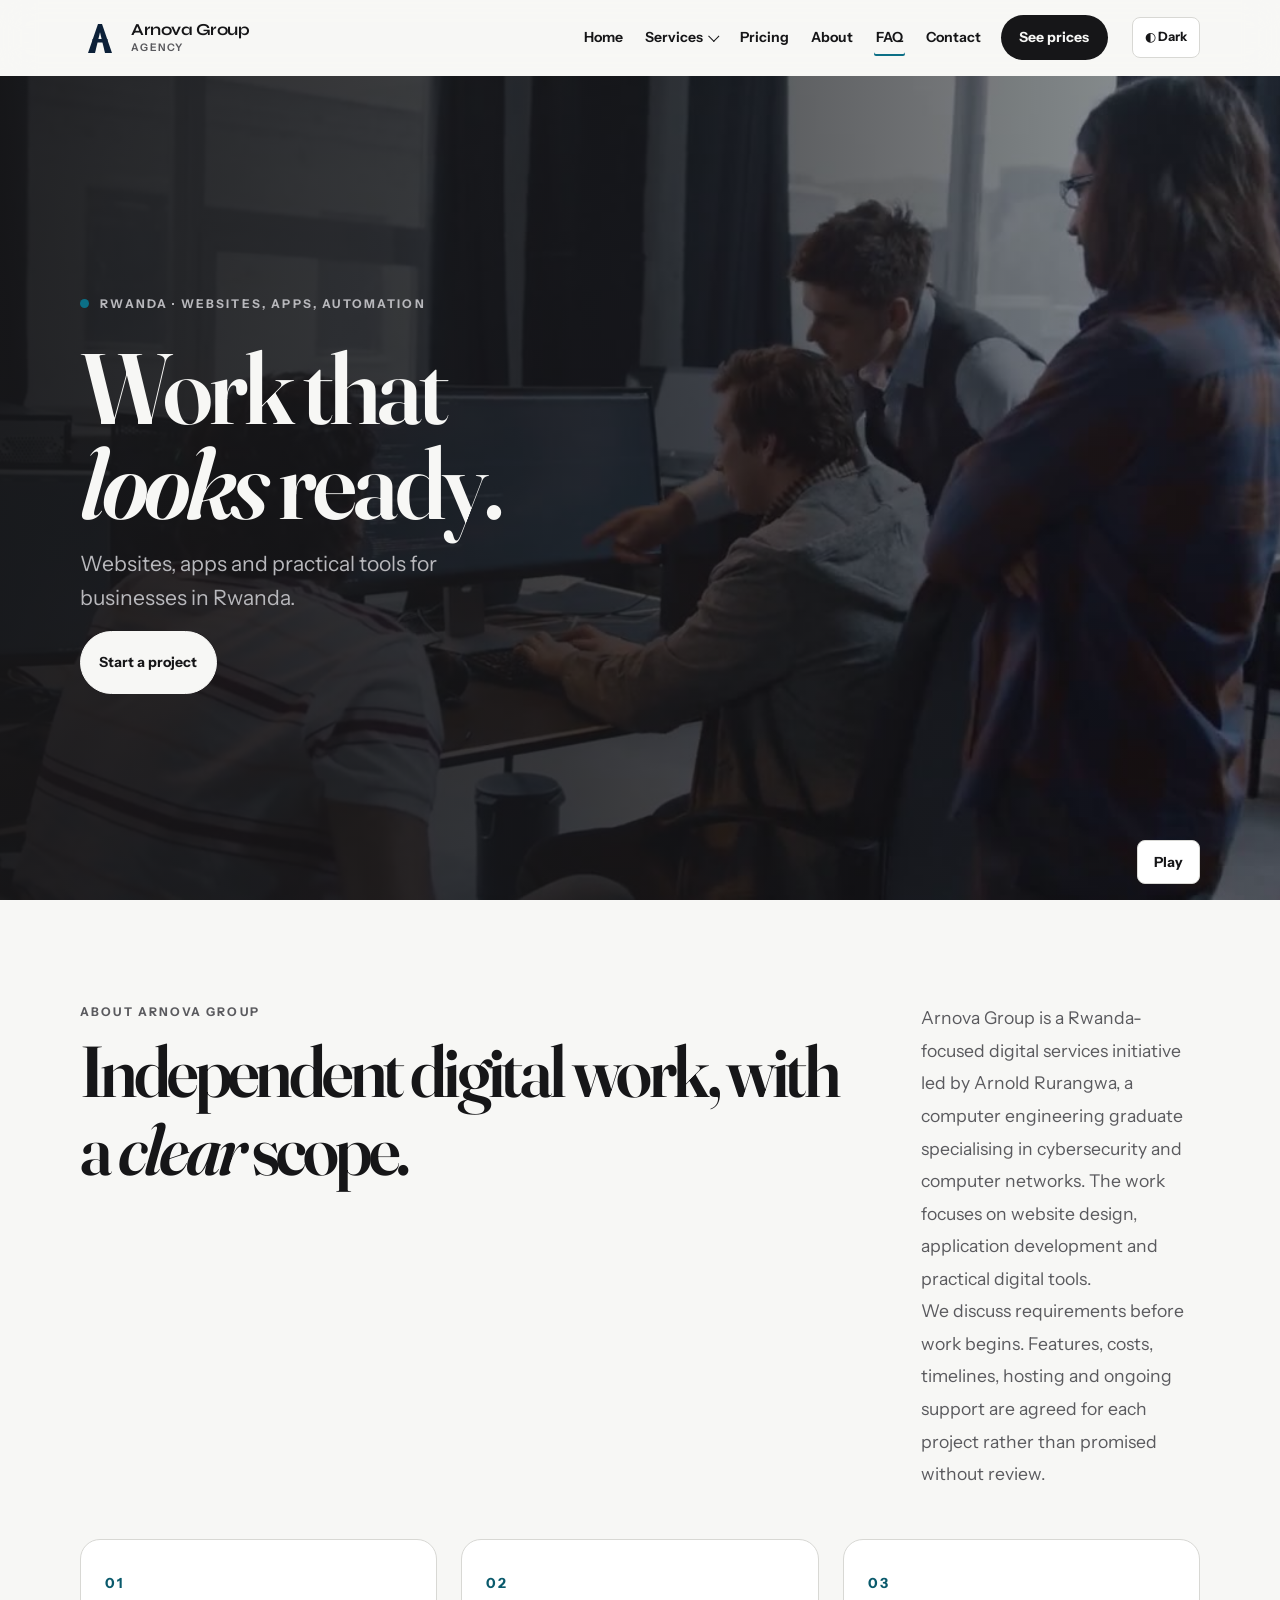
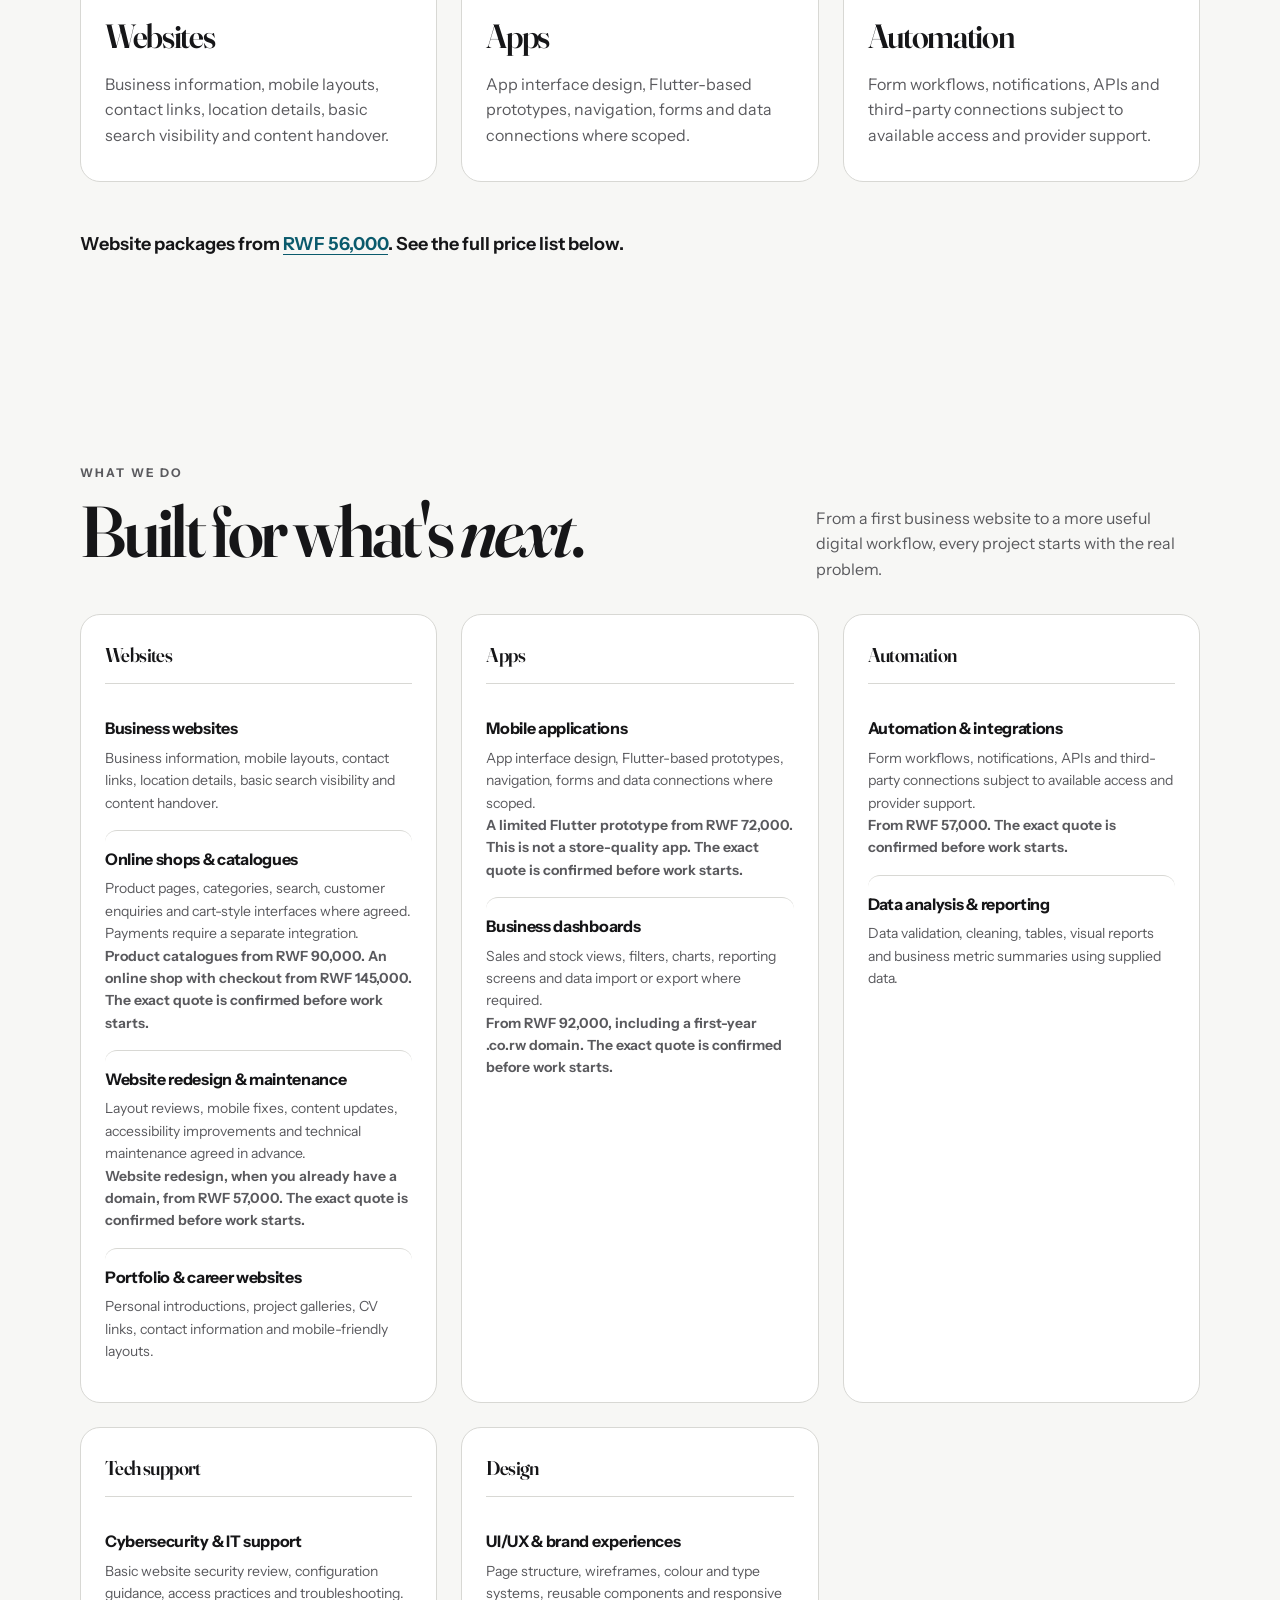
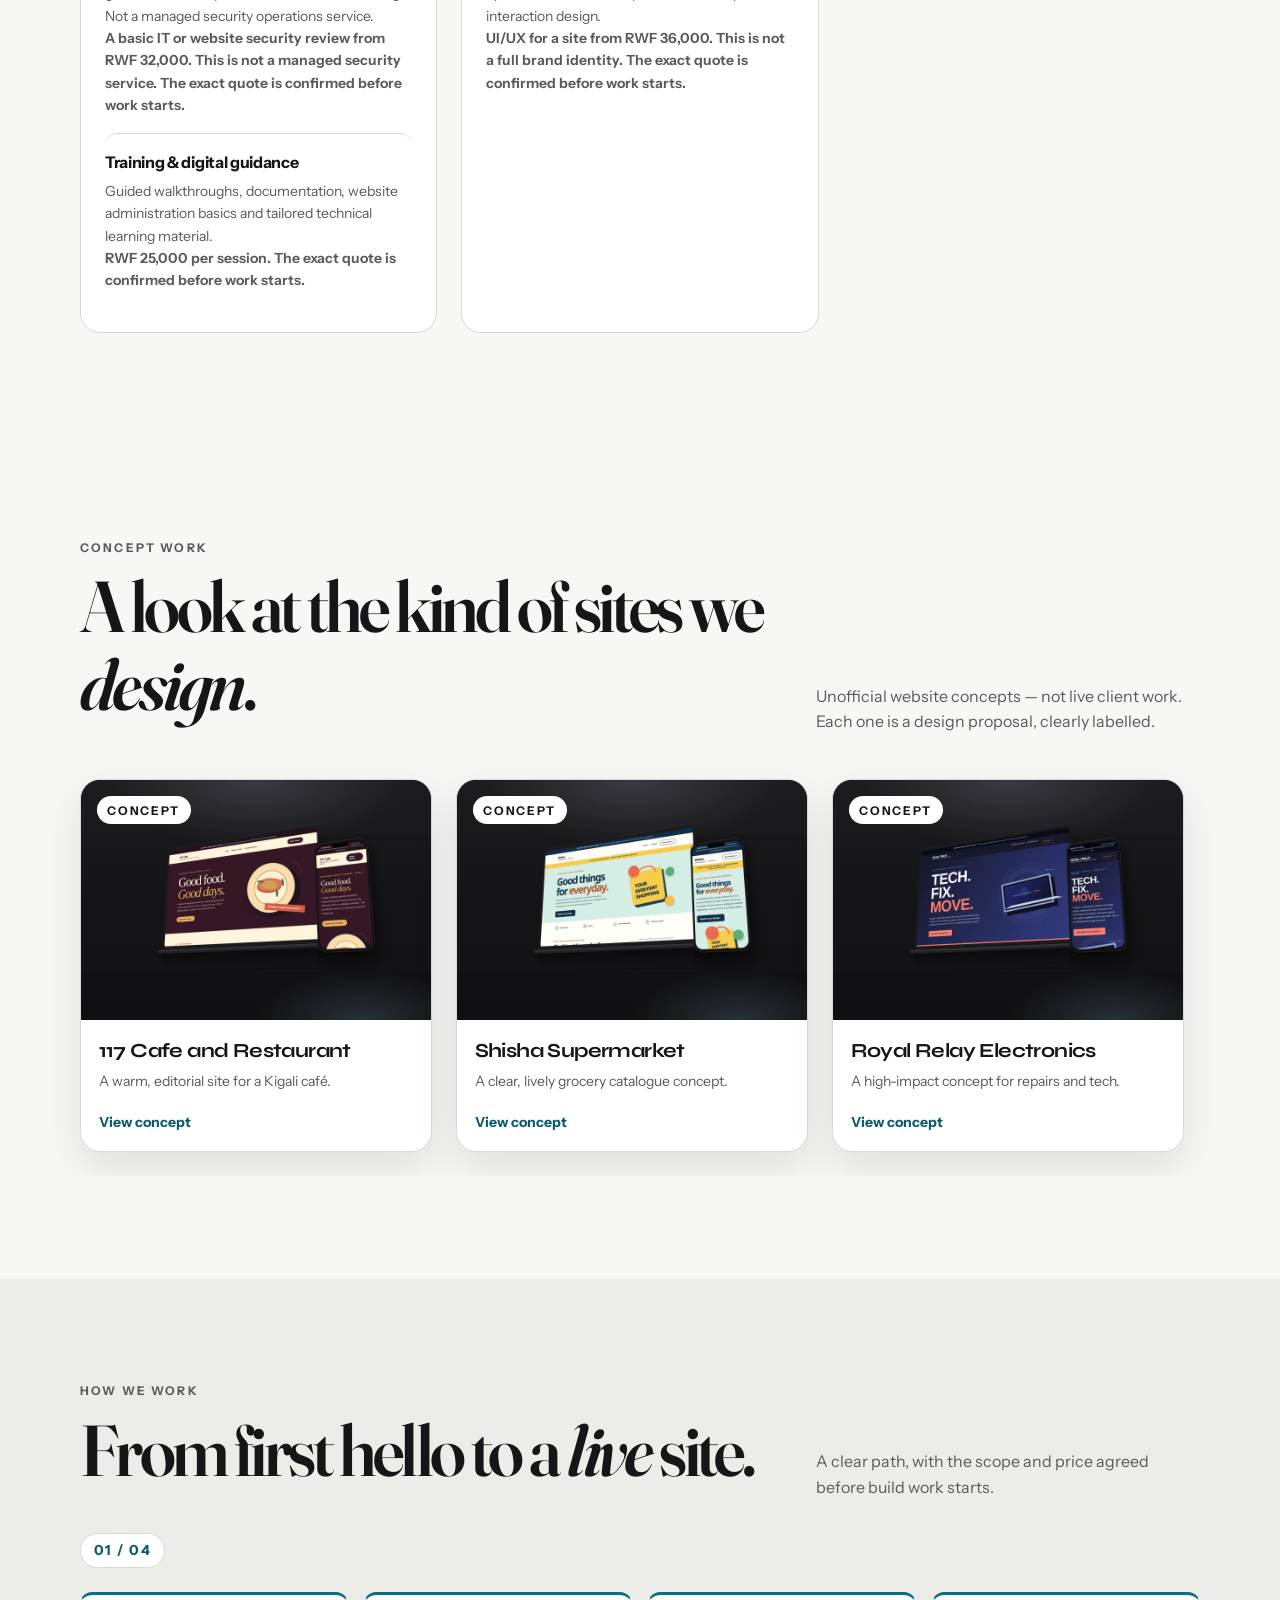
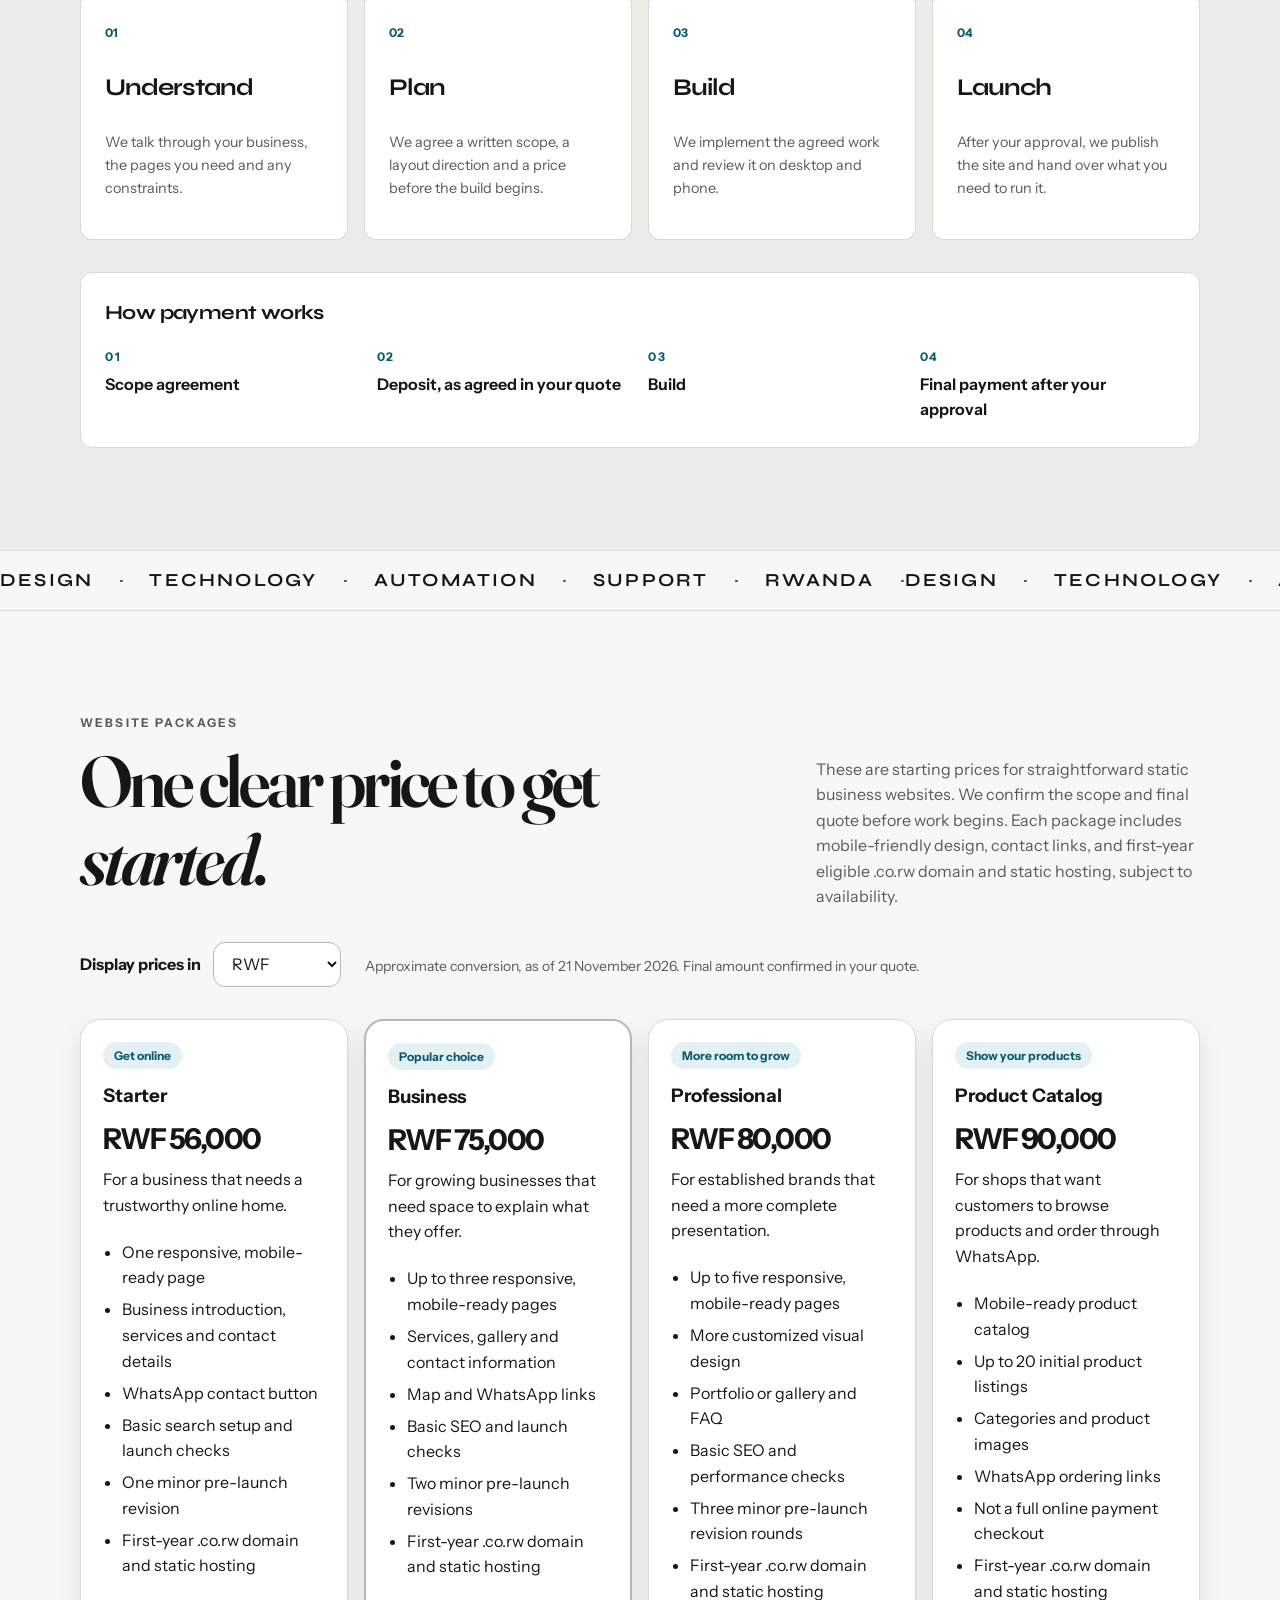
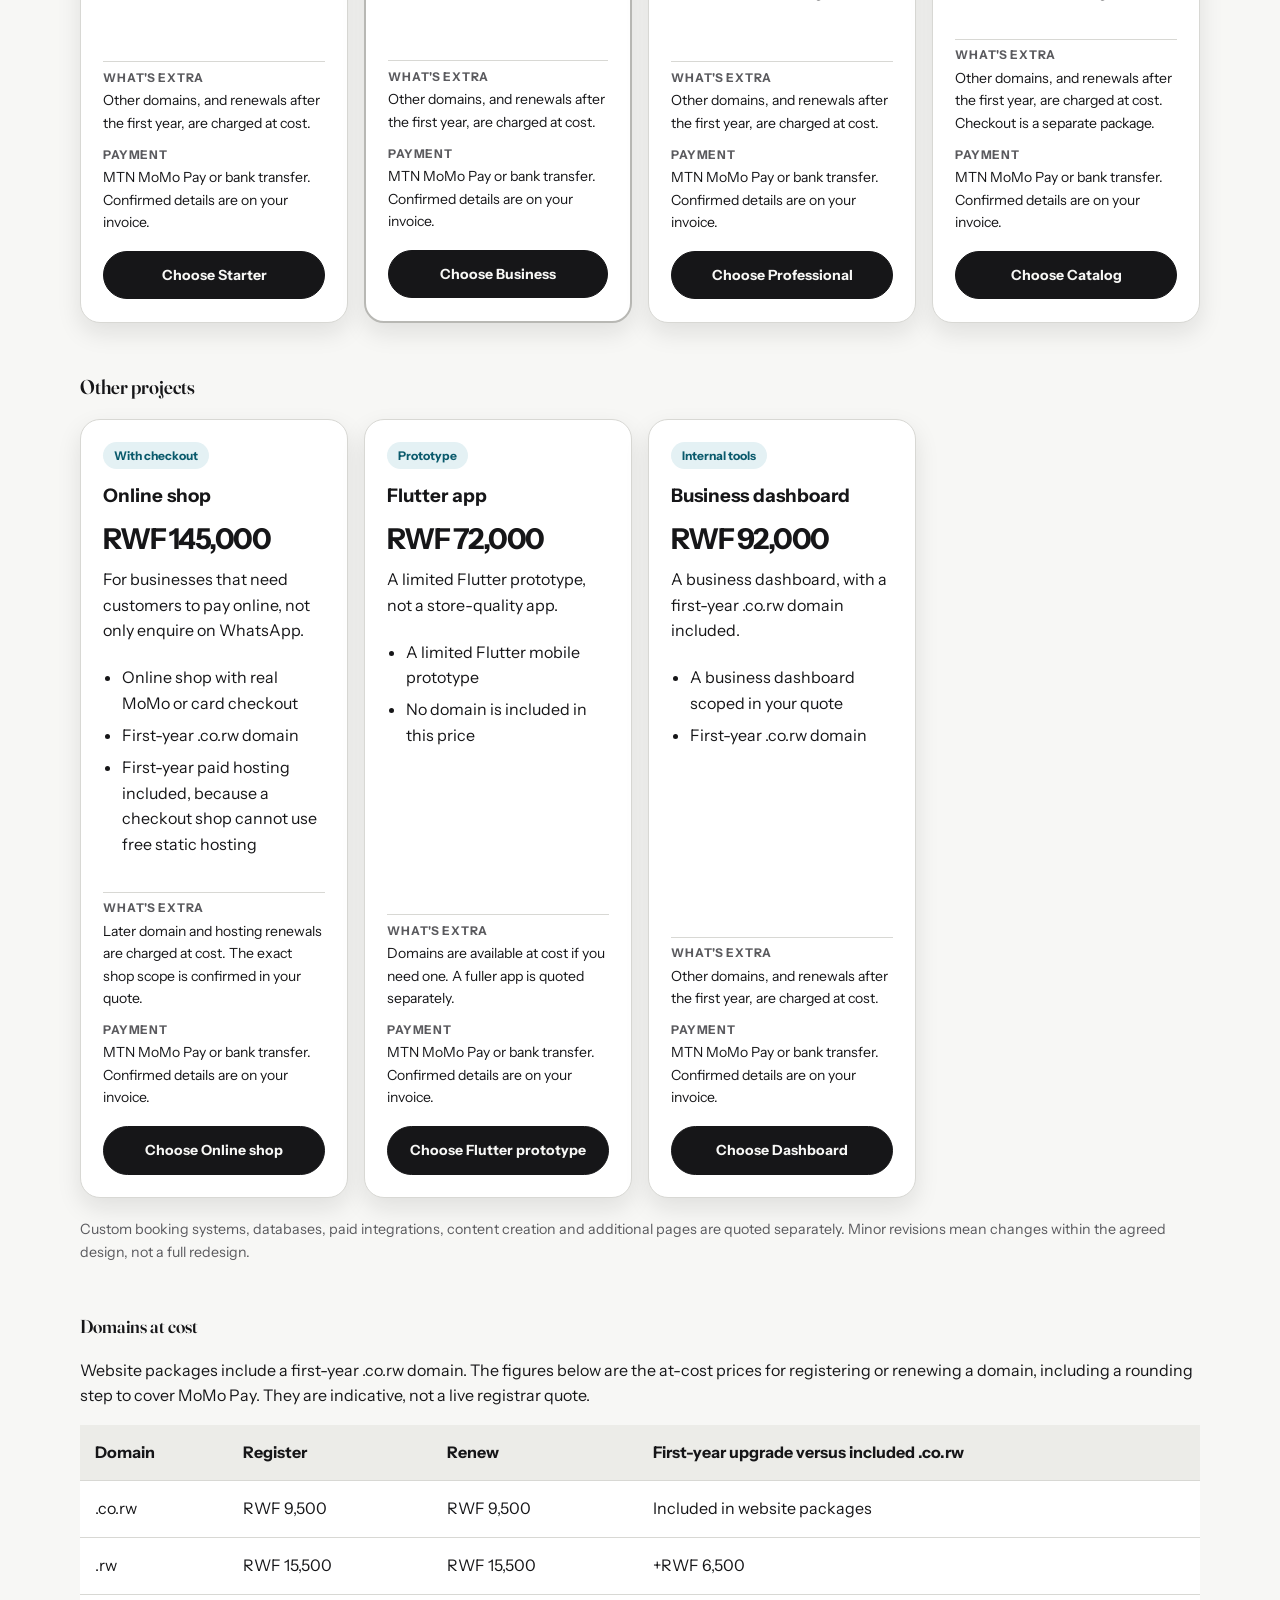
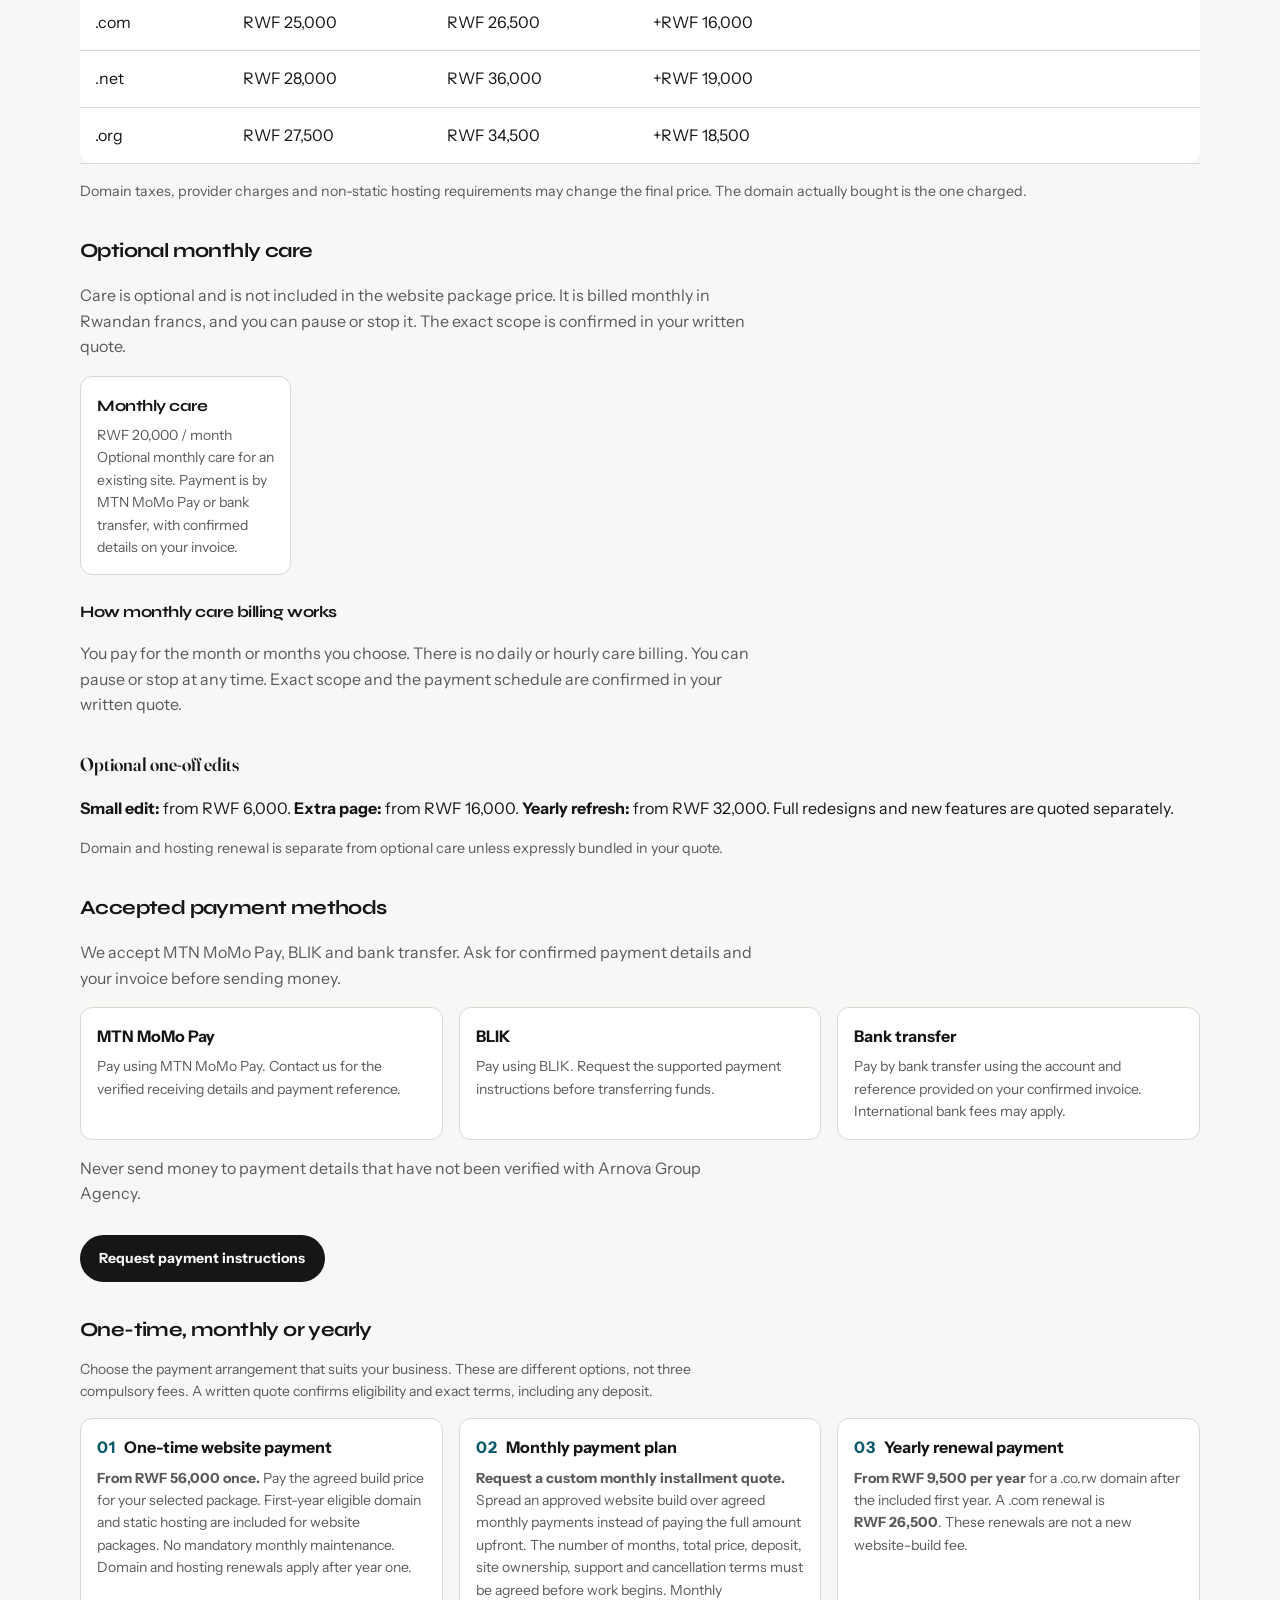
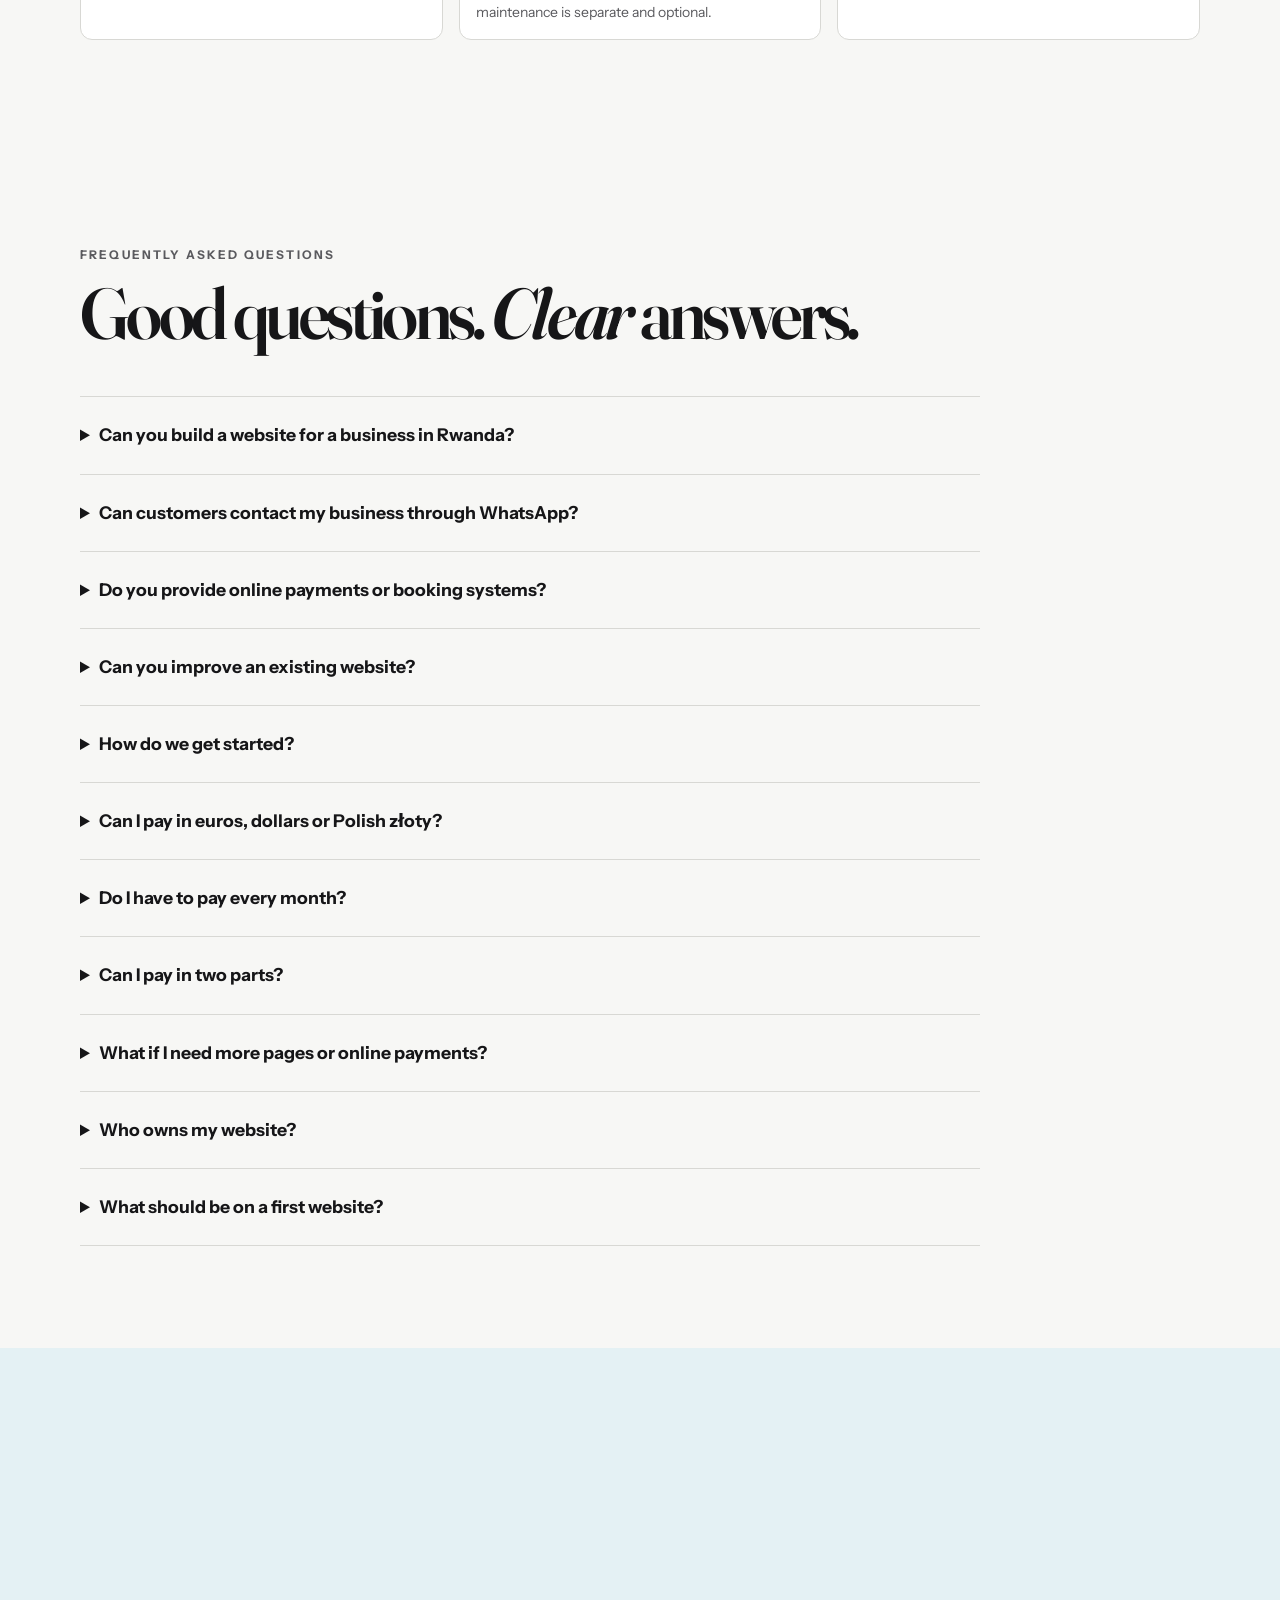
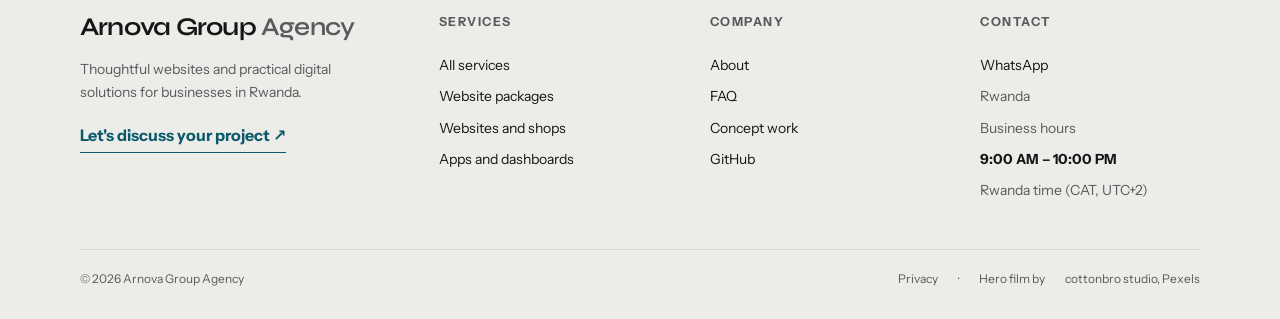
<file: blog/index.html>
<!doctype html>
<html lang="en">
<head>
<meta charset="utf-8">
<meta http-equiv="Content-Security-Policy" content="default-src 'none'; img-src 'self'; form-action 'none'; object-src 'none'; base-uri 'self'; upgrade-insecure-requests">
<meta name="viewport" content="width=device-width,initial-scale=1,viewport-fit=cover">
<meta name="robots" content="noindex, follow">
<meta http-equiv="refresh" content="0; url=../#faq">
<link rel="canonical" href="https://arnold-rg.github.io/arnova-group-agency/#faq">
<title>Insights | Arnova Group Agency</title>
<link rel="icon" href="../logo.svg">
</head>
<body>
<p>Guides now appear as answers on the home page. <a href="../#faq">See the questions on the home page</a>.</p>
</body>
</html>
</file>
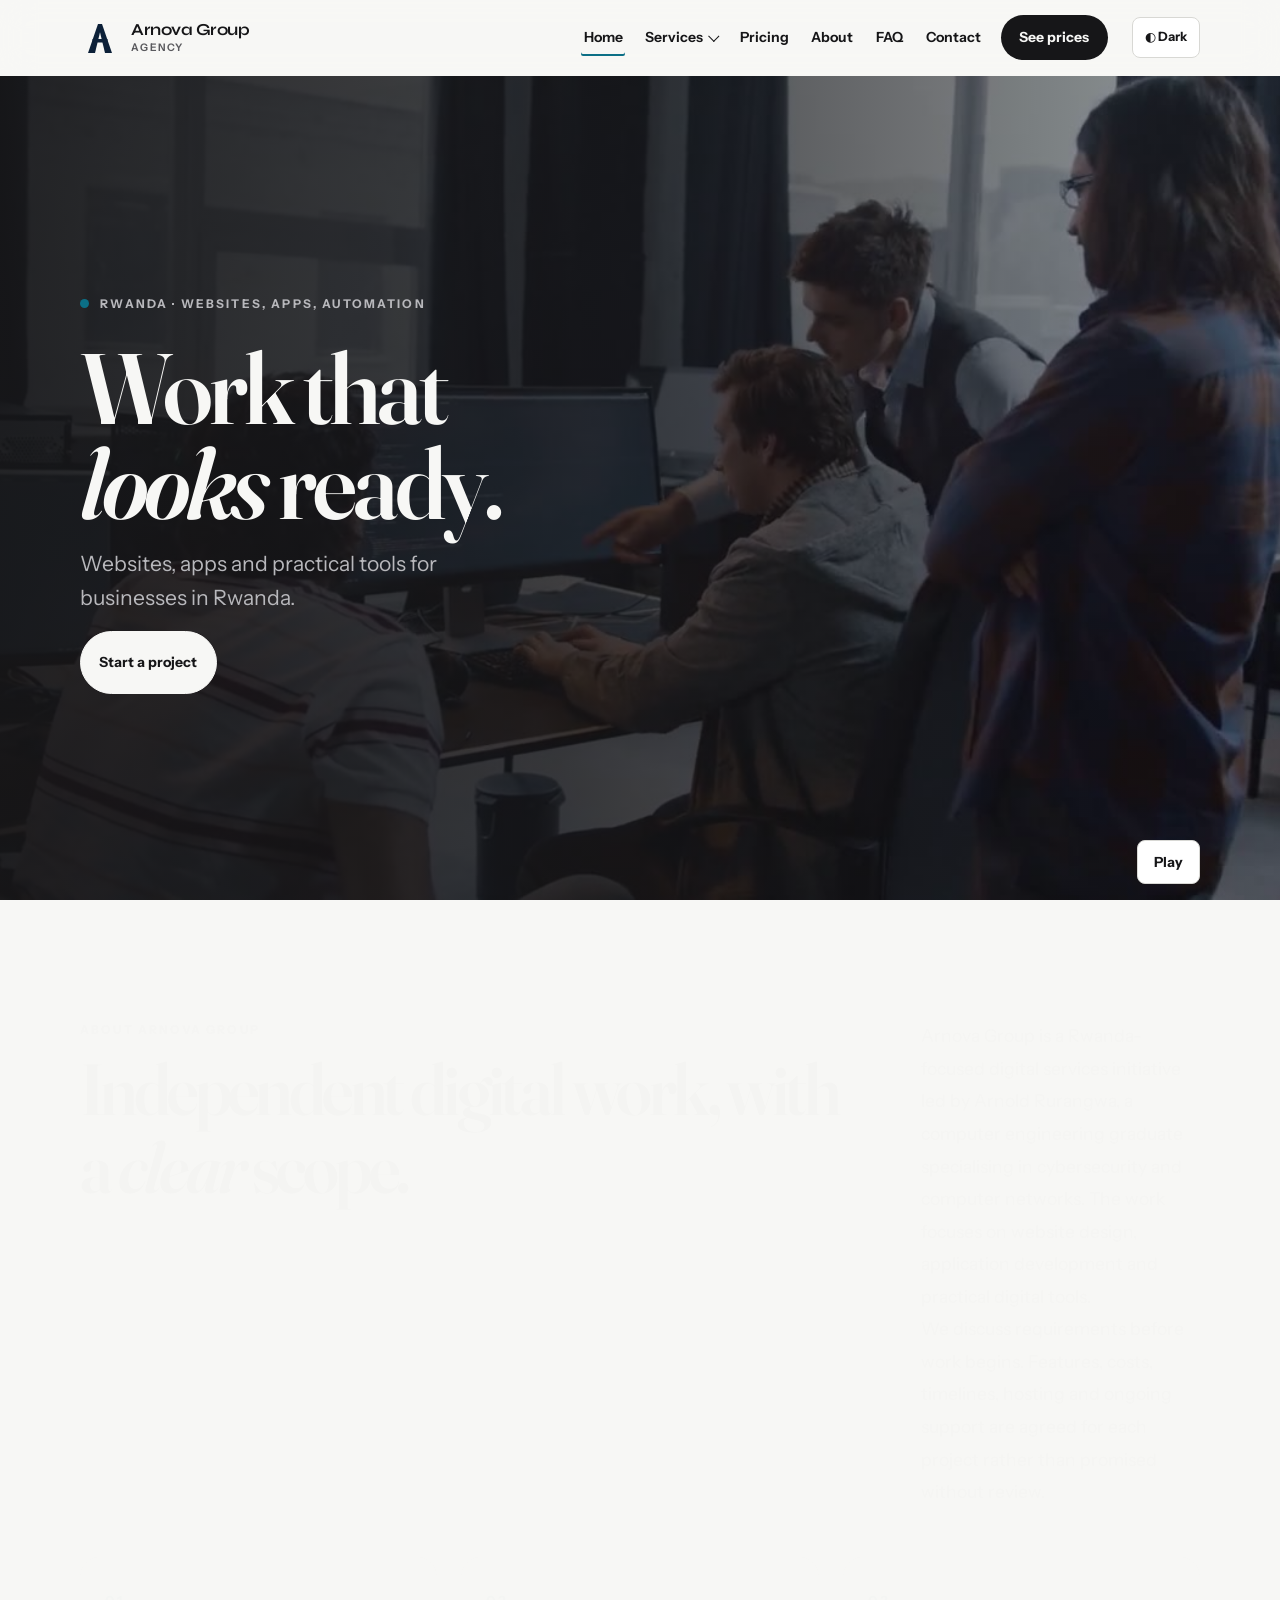
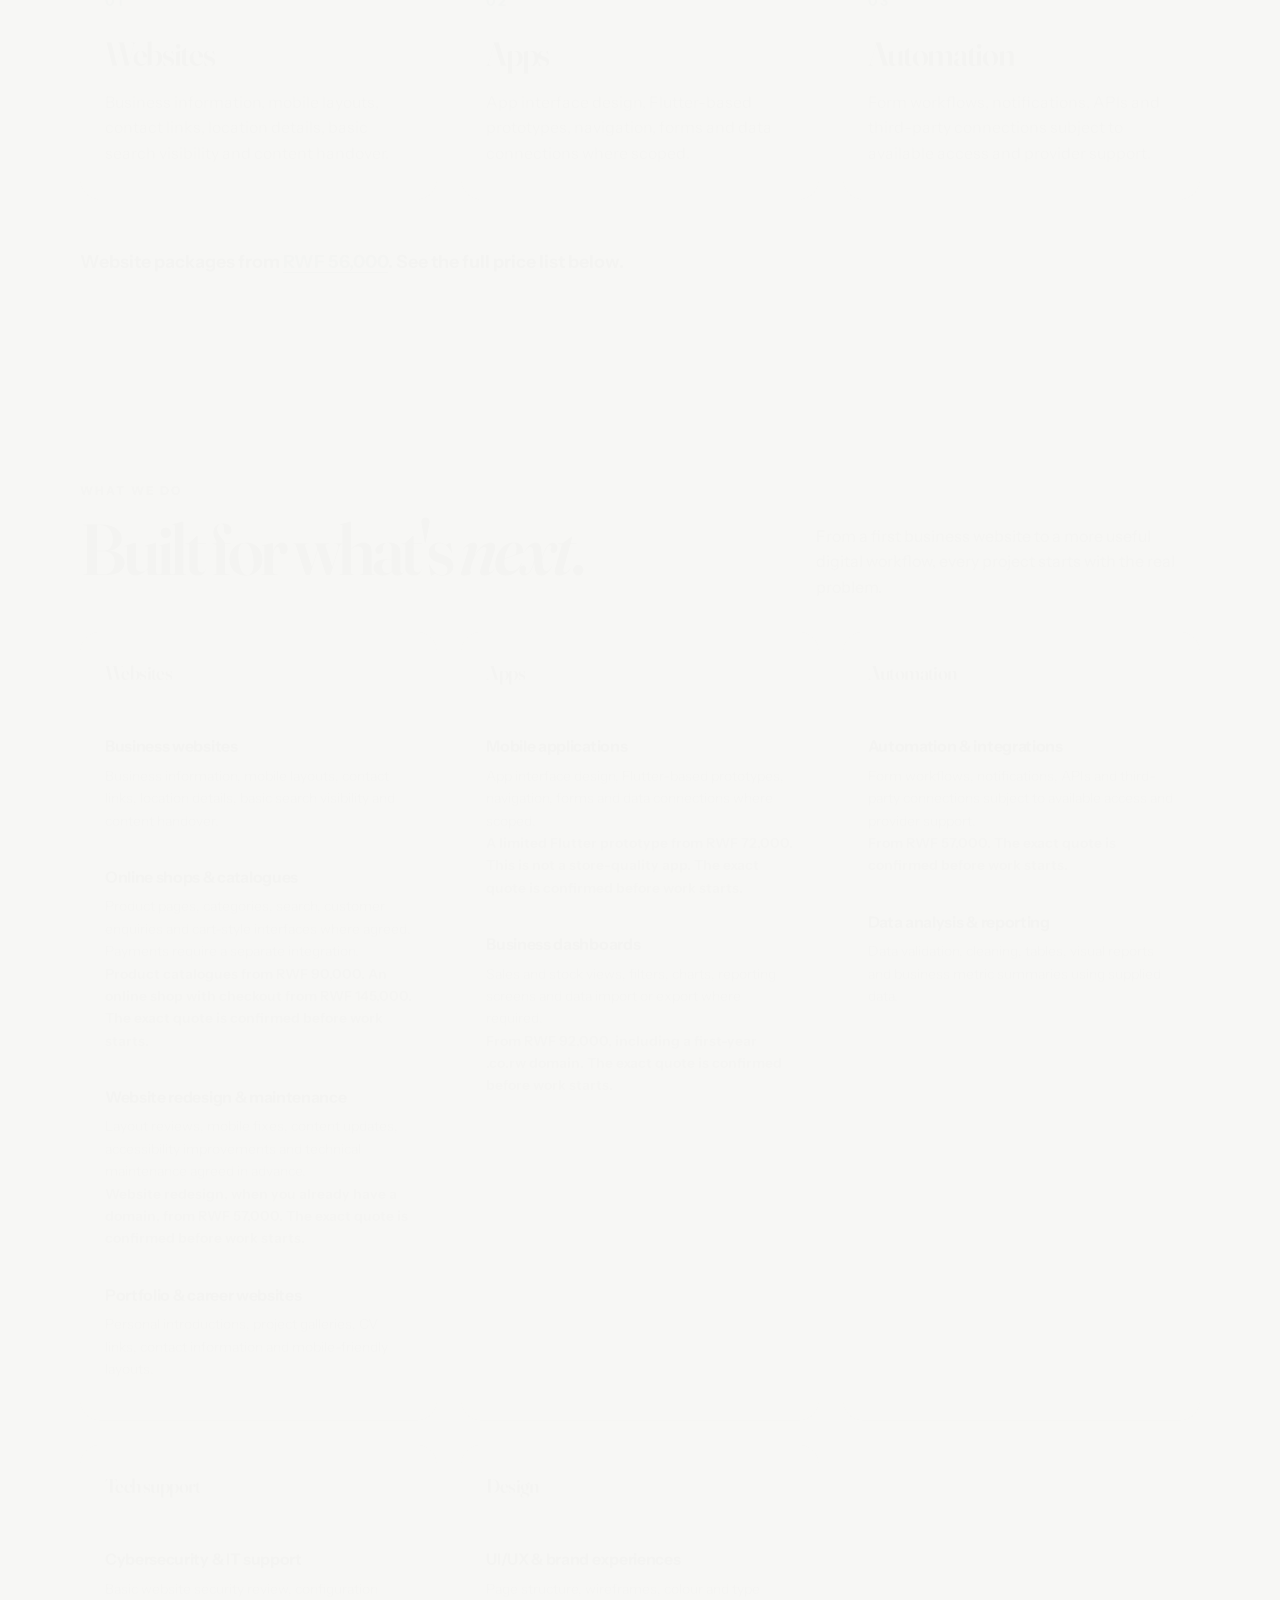
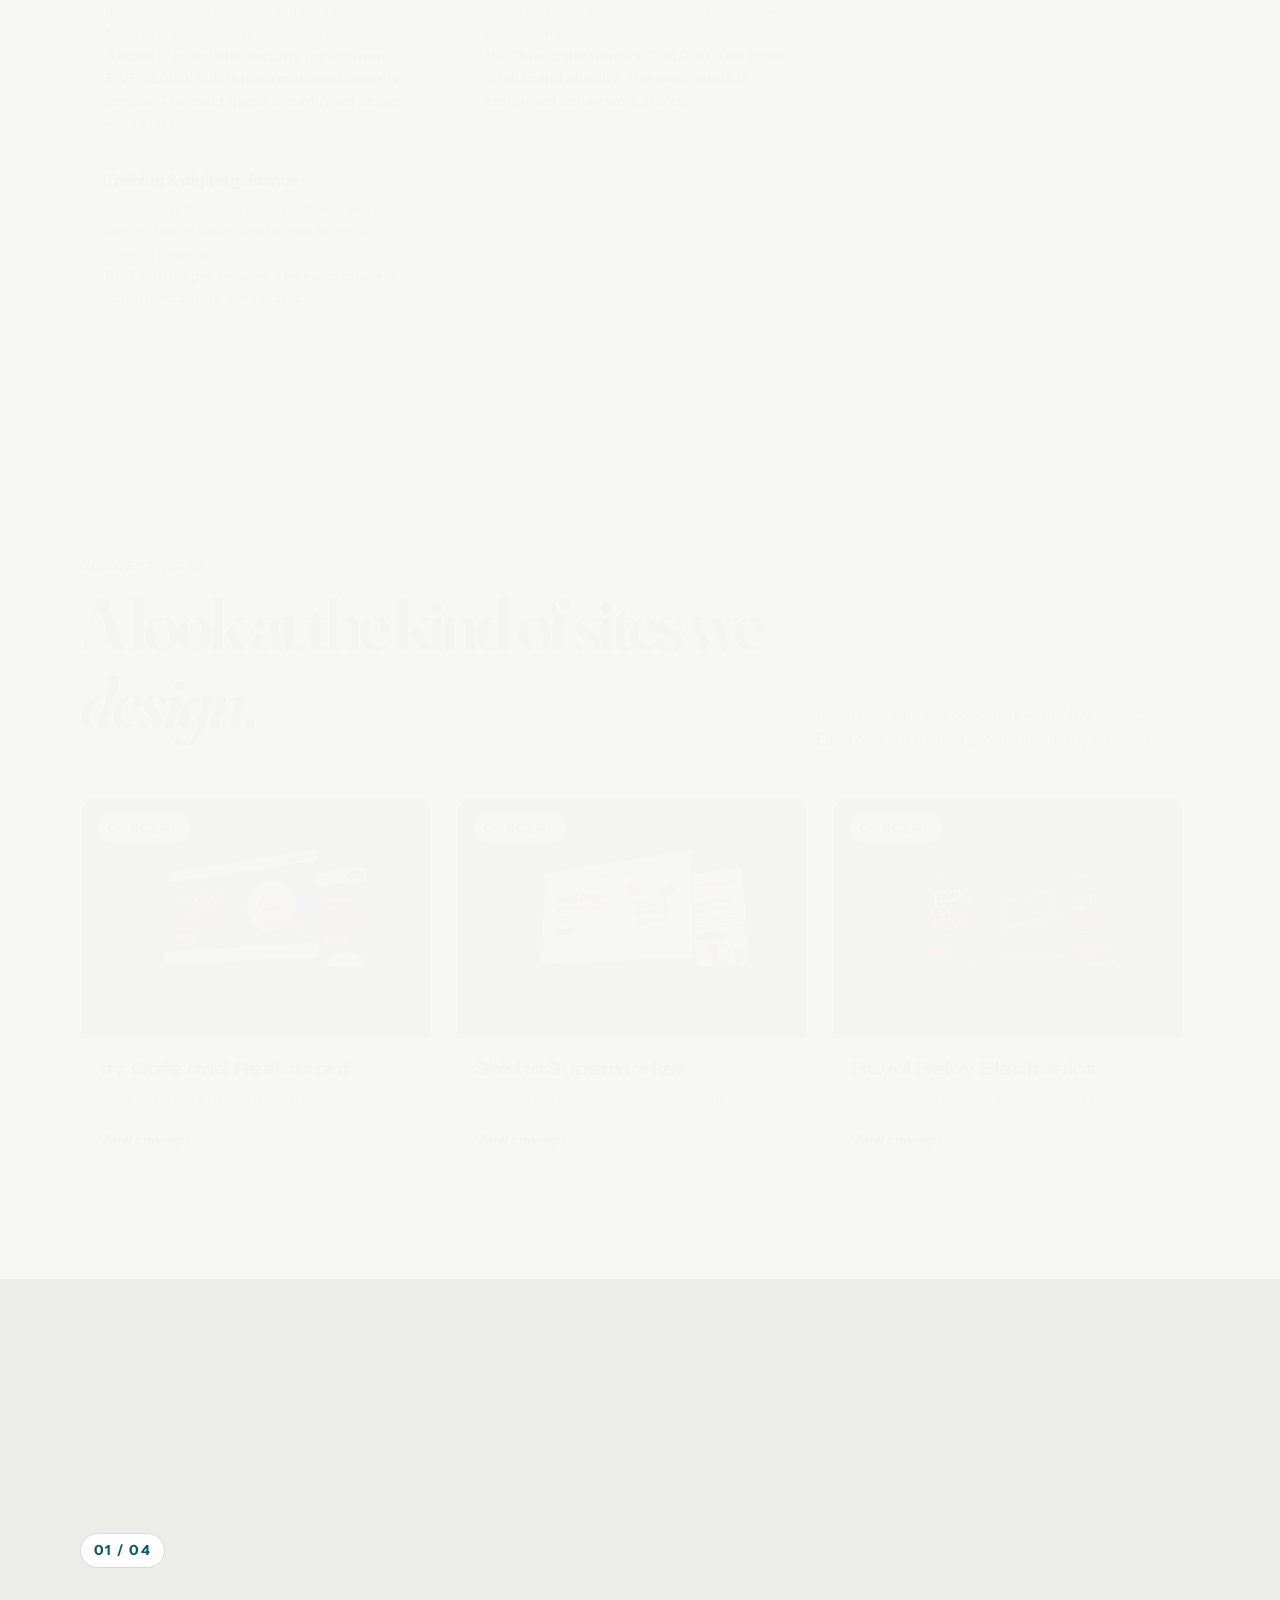
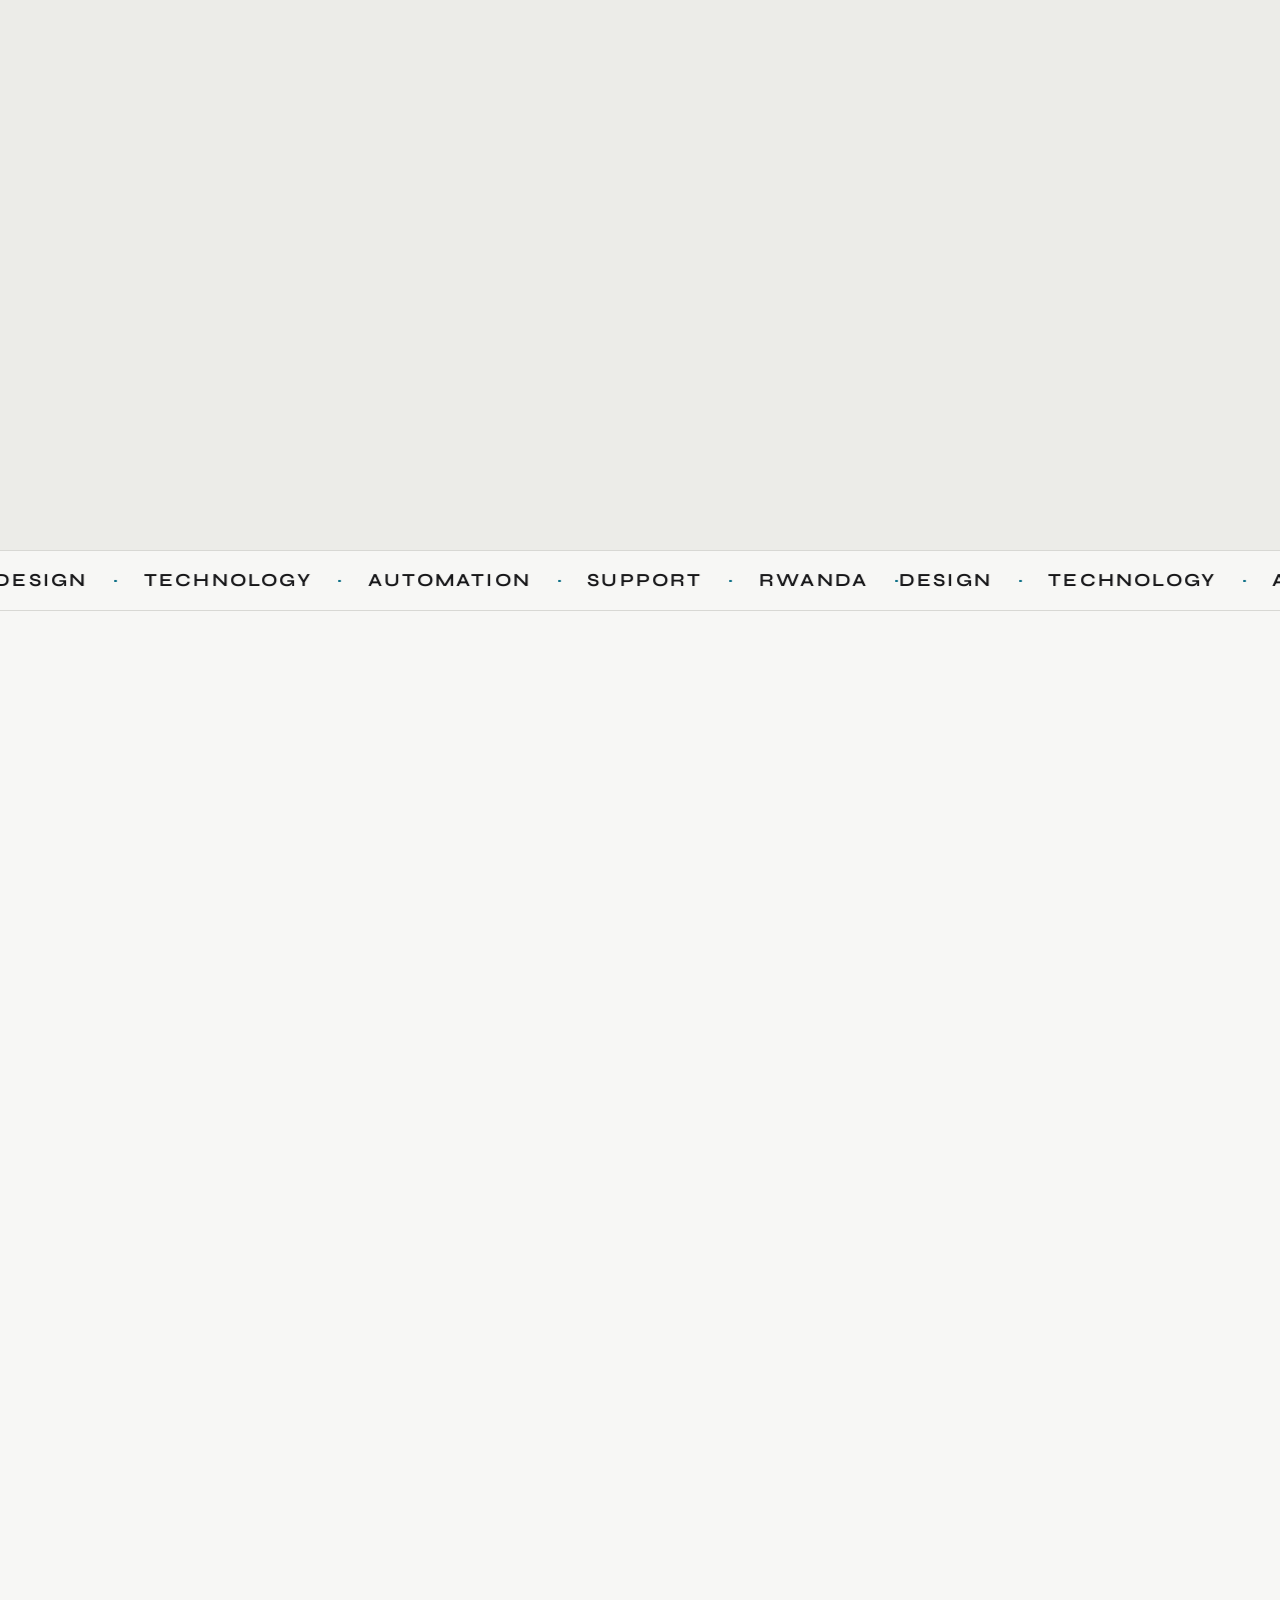
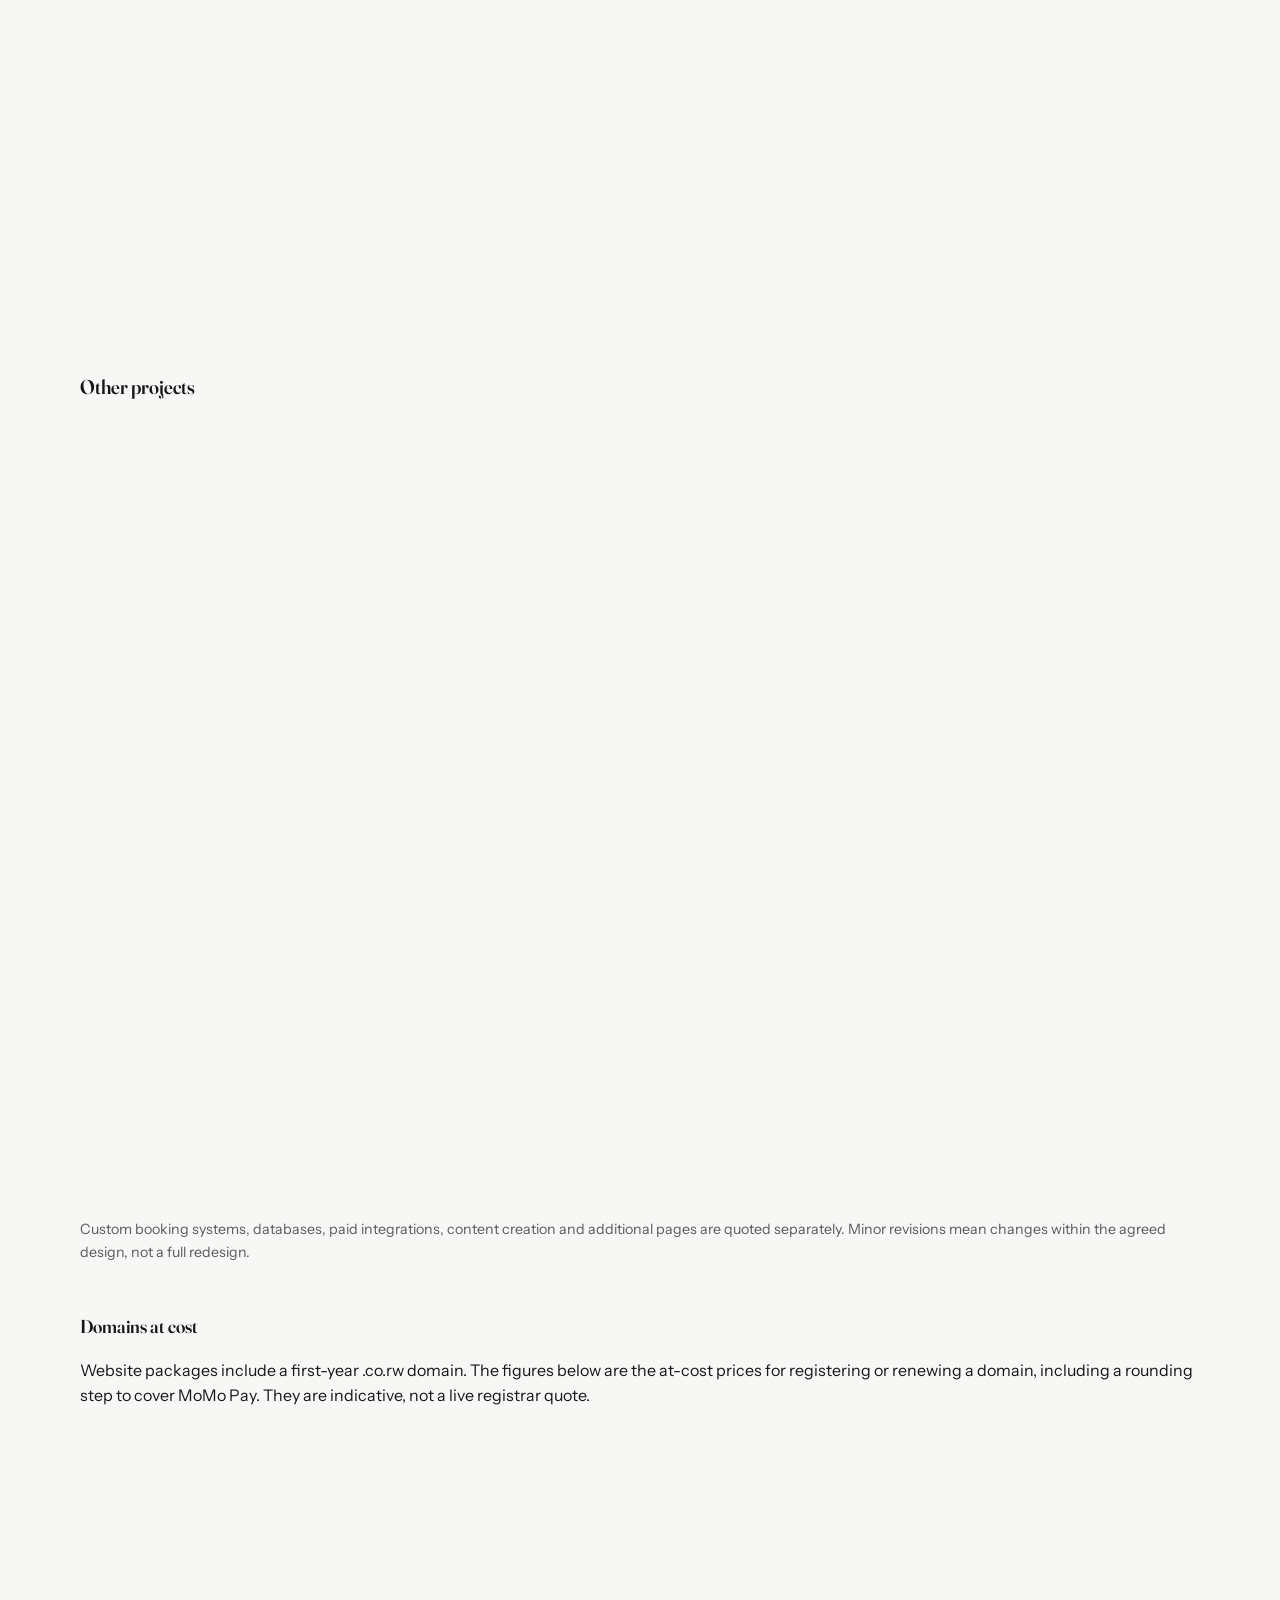
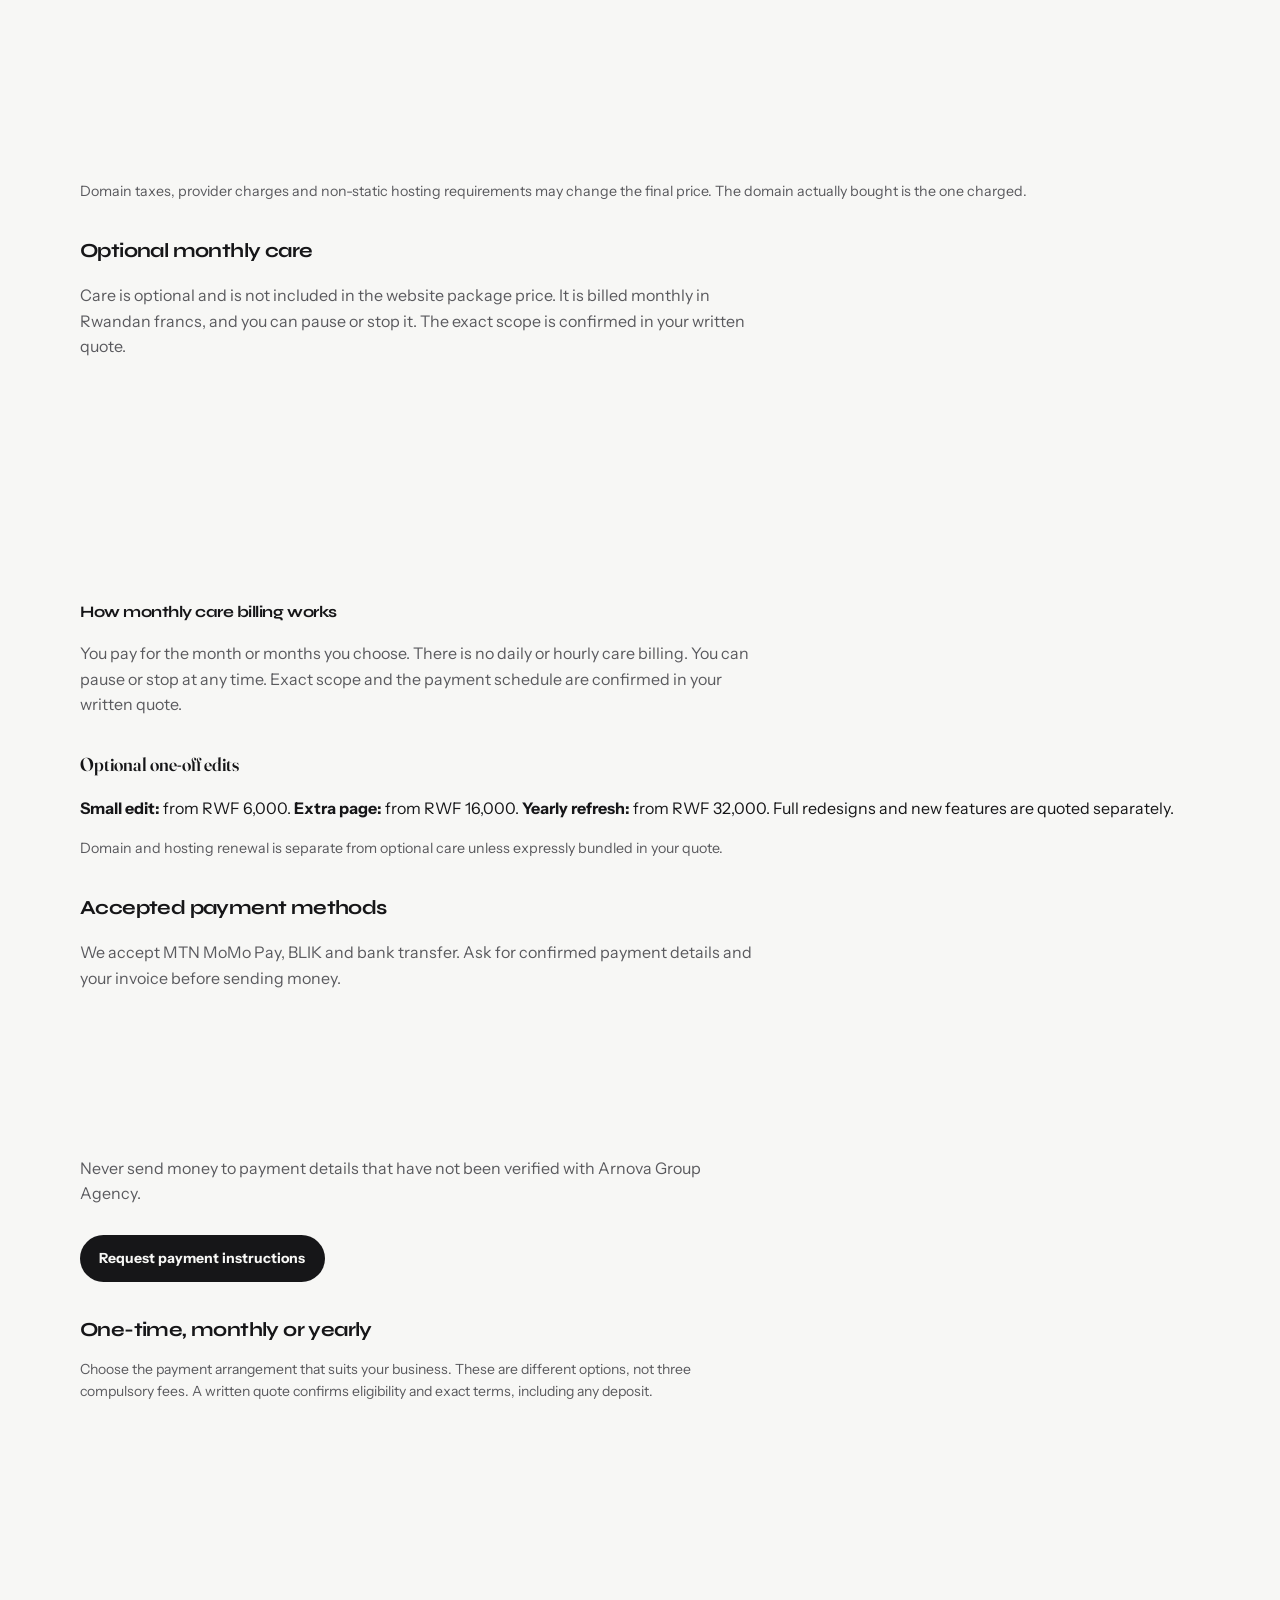
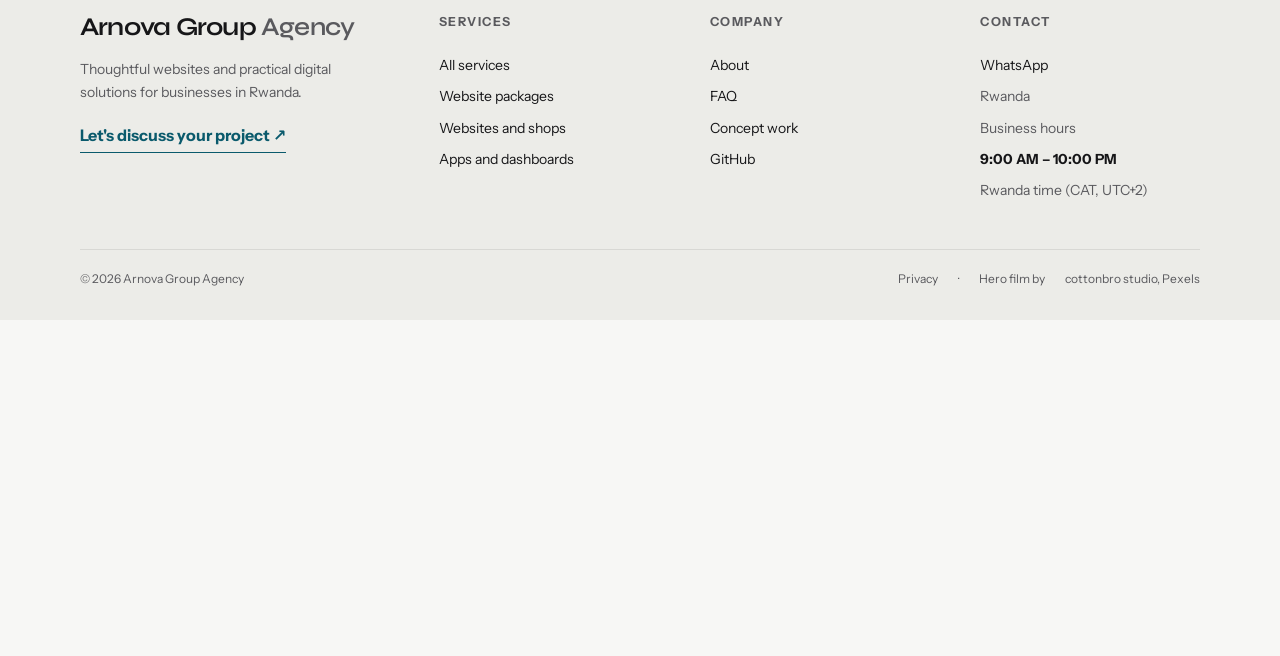
<file: concepts/index.html>
<!doctype html>
<html lang="en">
<head>
<meta charset="utf-8">
<meta http-equiv="Content-Security-Policy" content="default-src 'none'; img-src 'self'; form-action 'none'; object-src 'none'; base-uri 'self'; upgrade-insecure-requests">
<meta name="viewport" content="width=device-width,initial-scale=1,viewport-fit=cover">
<meta name="robots" content="noindex, follow">
<meta http-equiv="refresh" content="0; url=../#work">
<link rel="canonical" href="https://arnold-rg.github.io/arnova-group-agency/#work">
<title>Concept work | Arnova Group Agency</title>
<link rel="icon" href="../logo.svg">
</head>
<body>
<p>Concept work now lives on the home page. <a href="../#work">See the concept gallery</a>.</p>
</body>
</html>
</file>
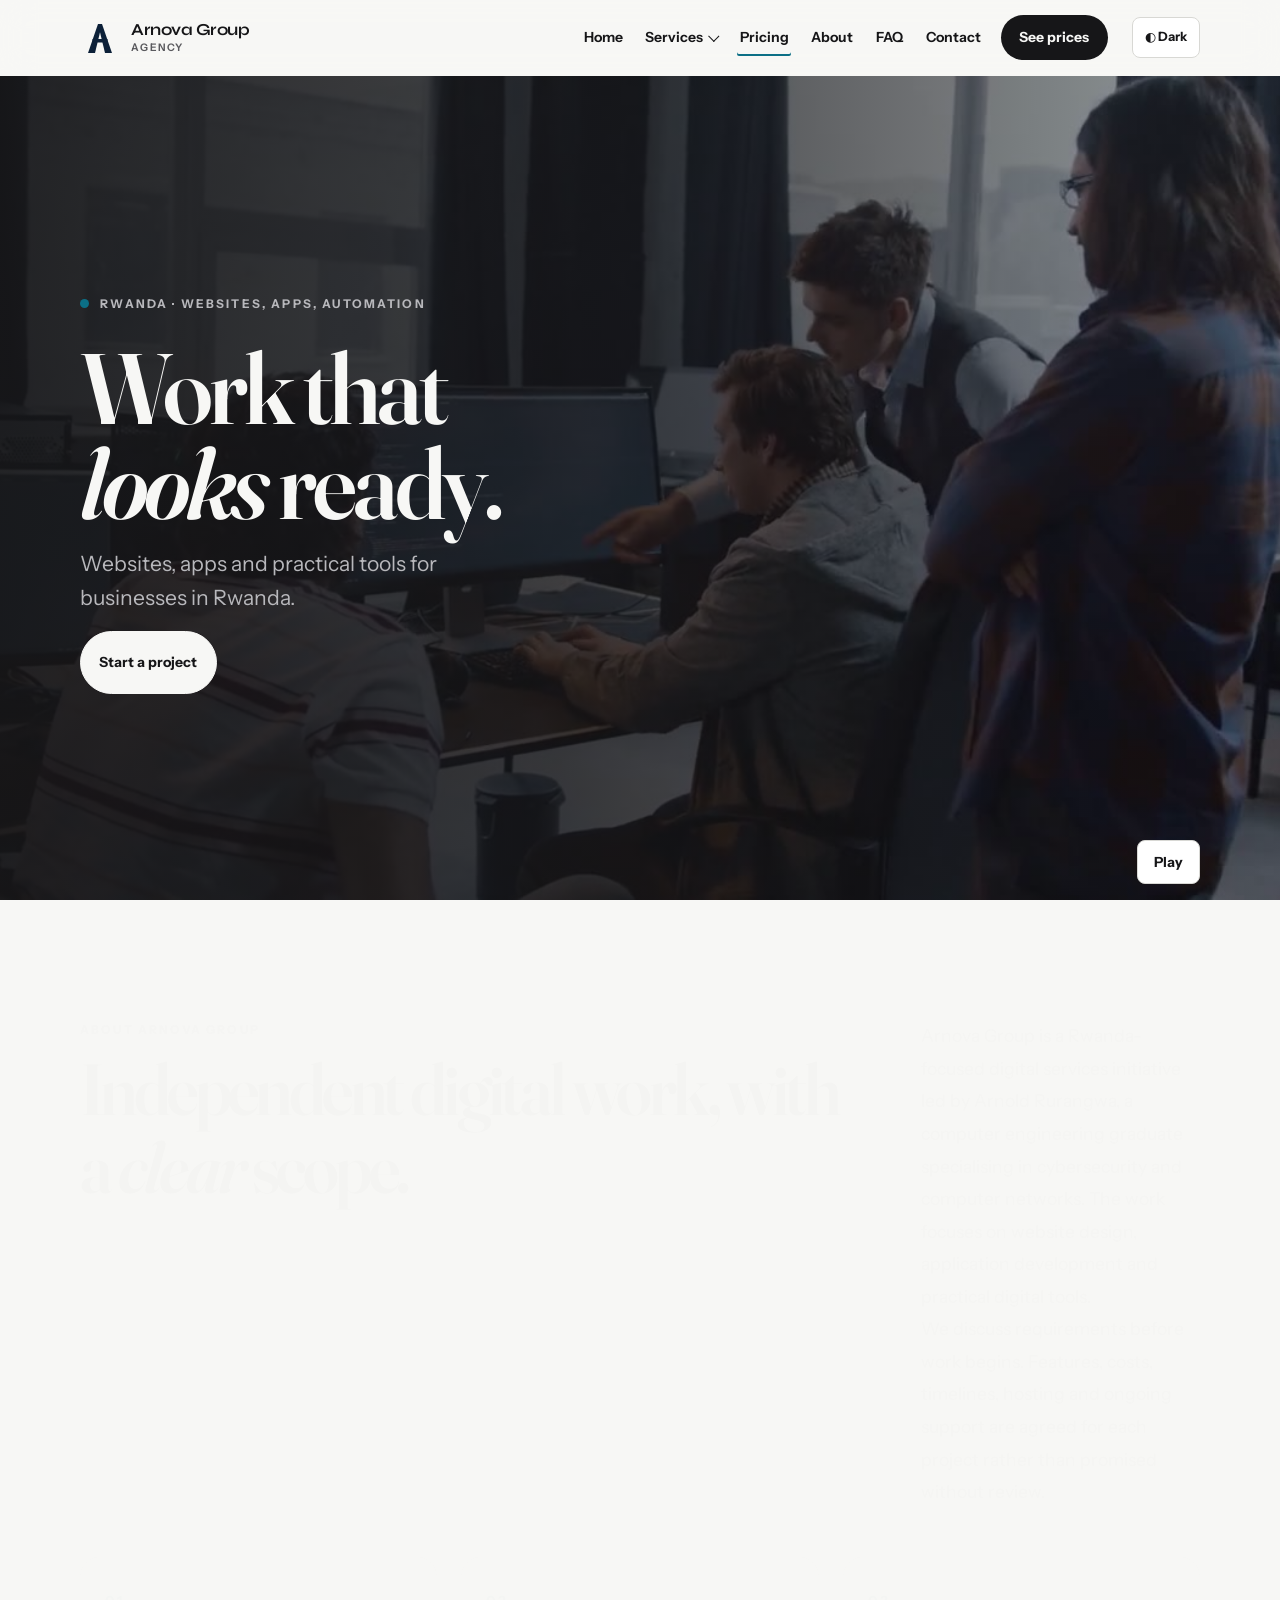
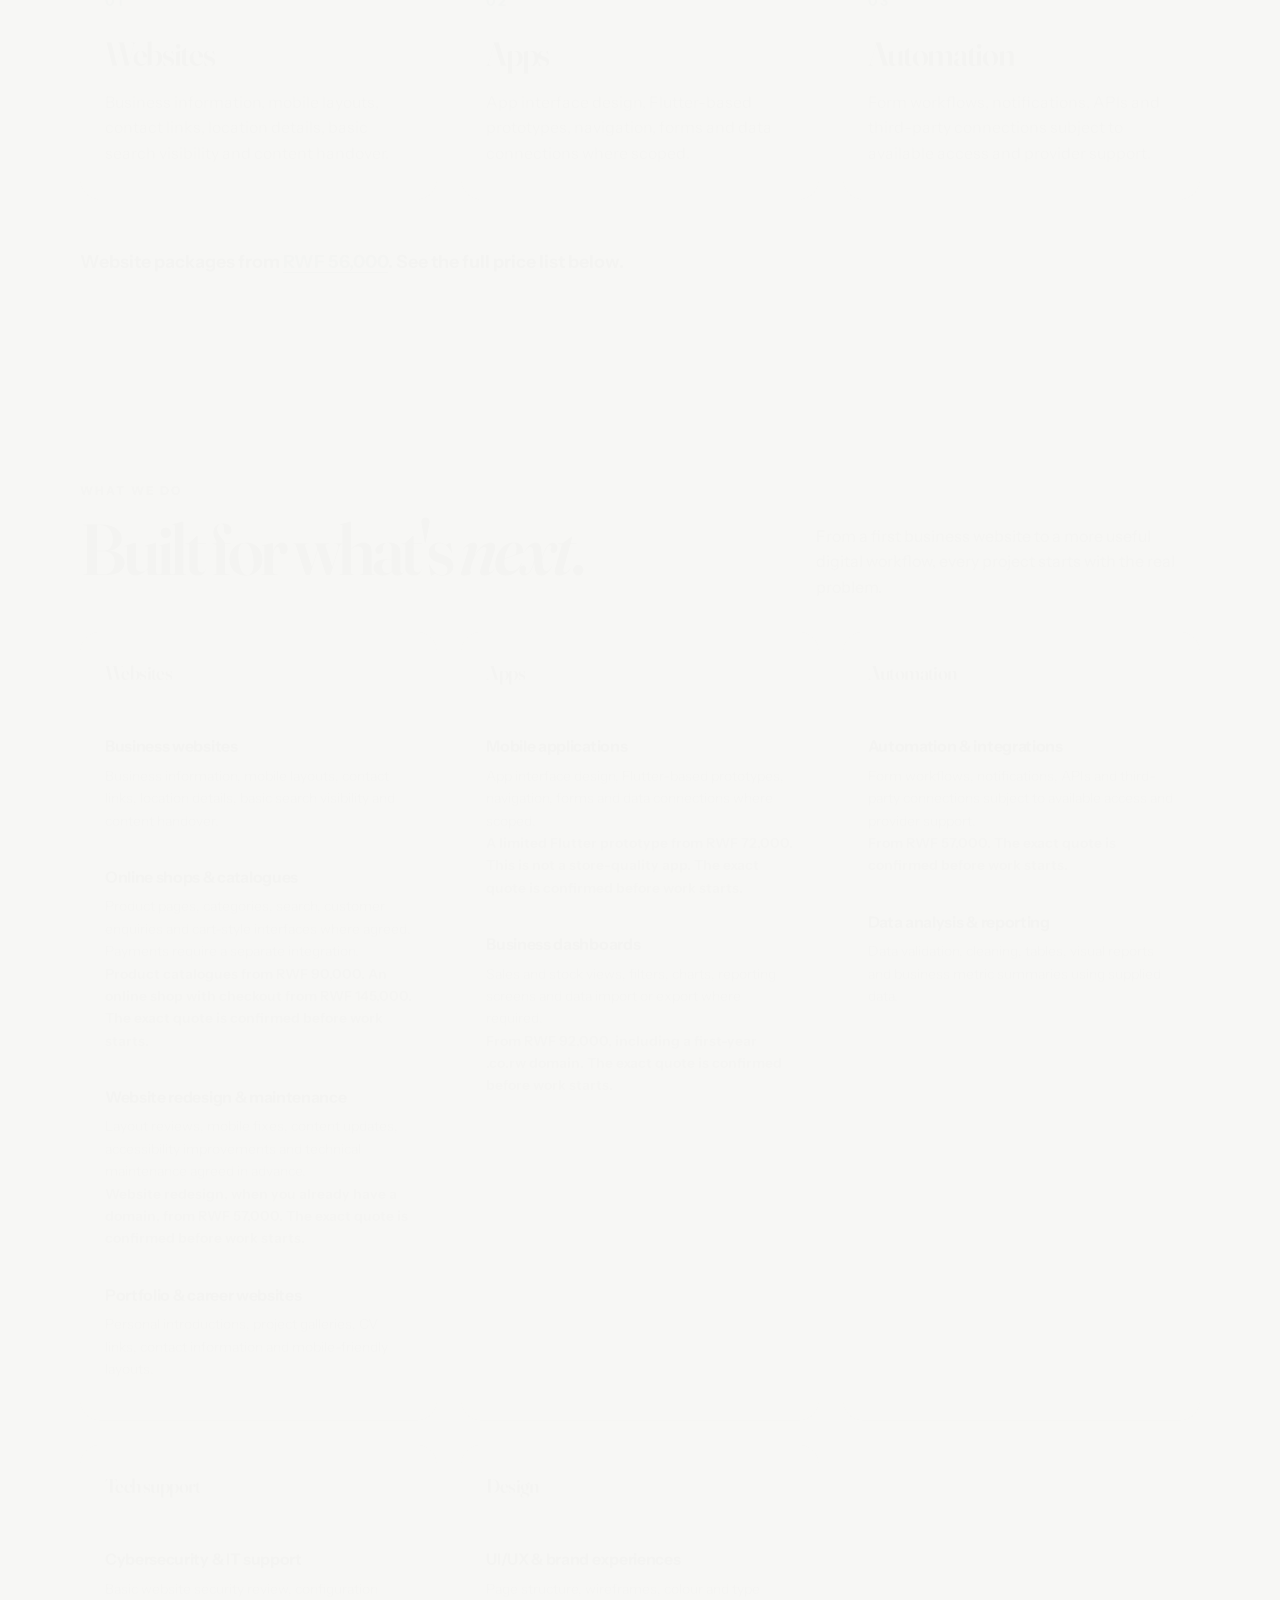
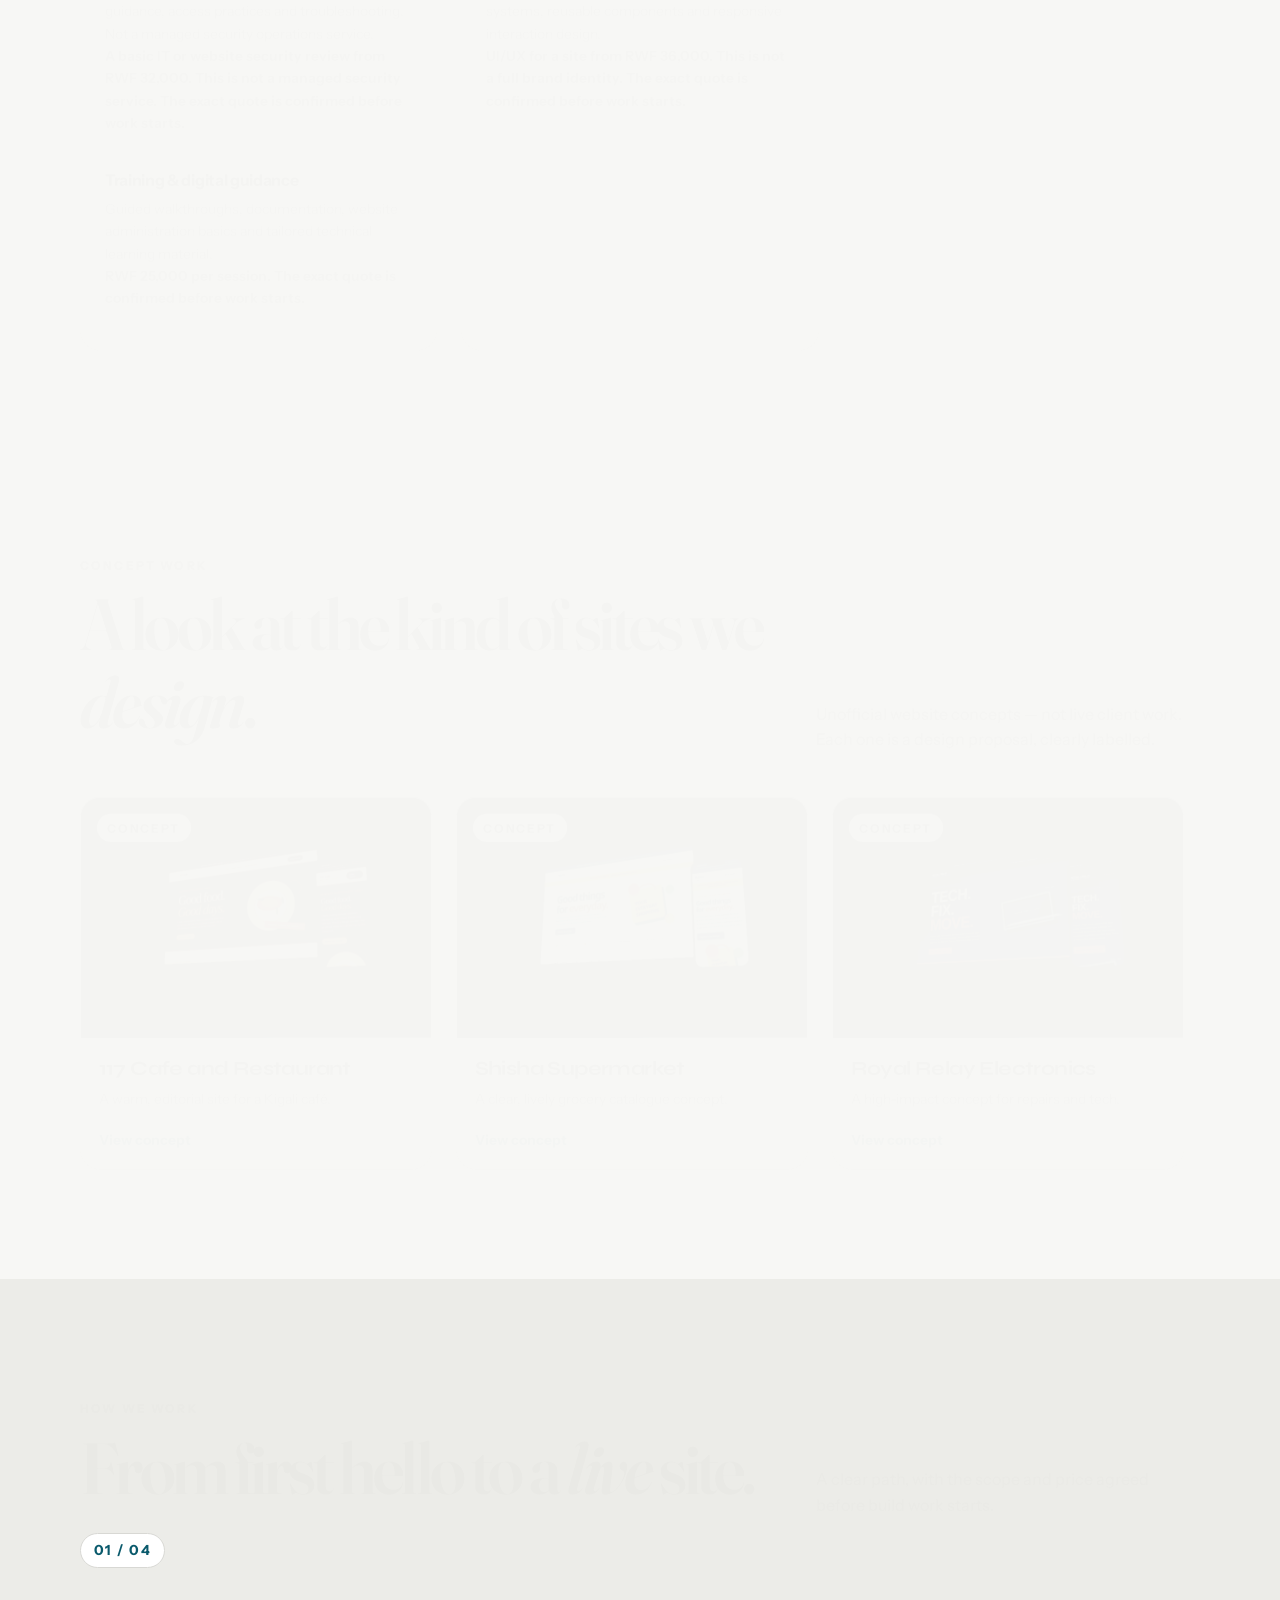
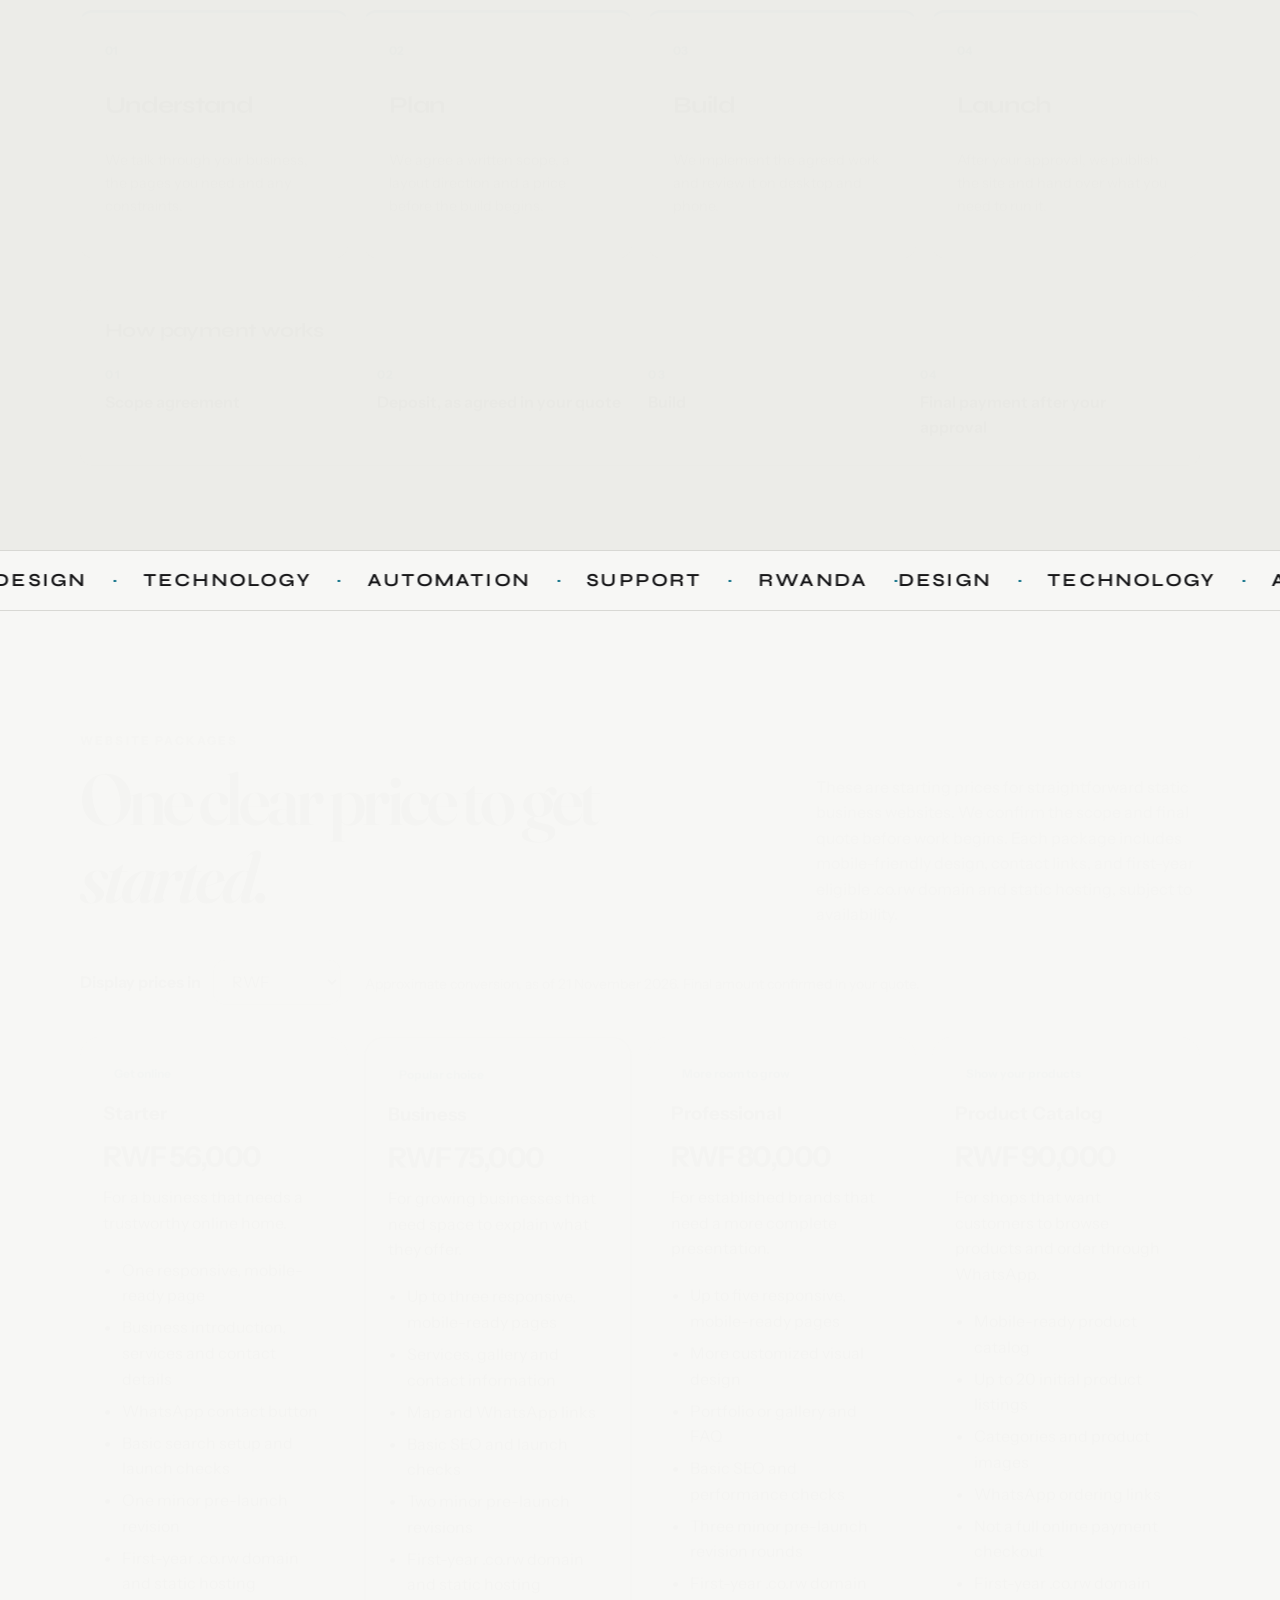
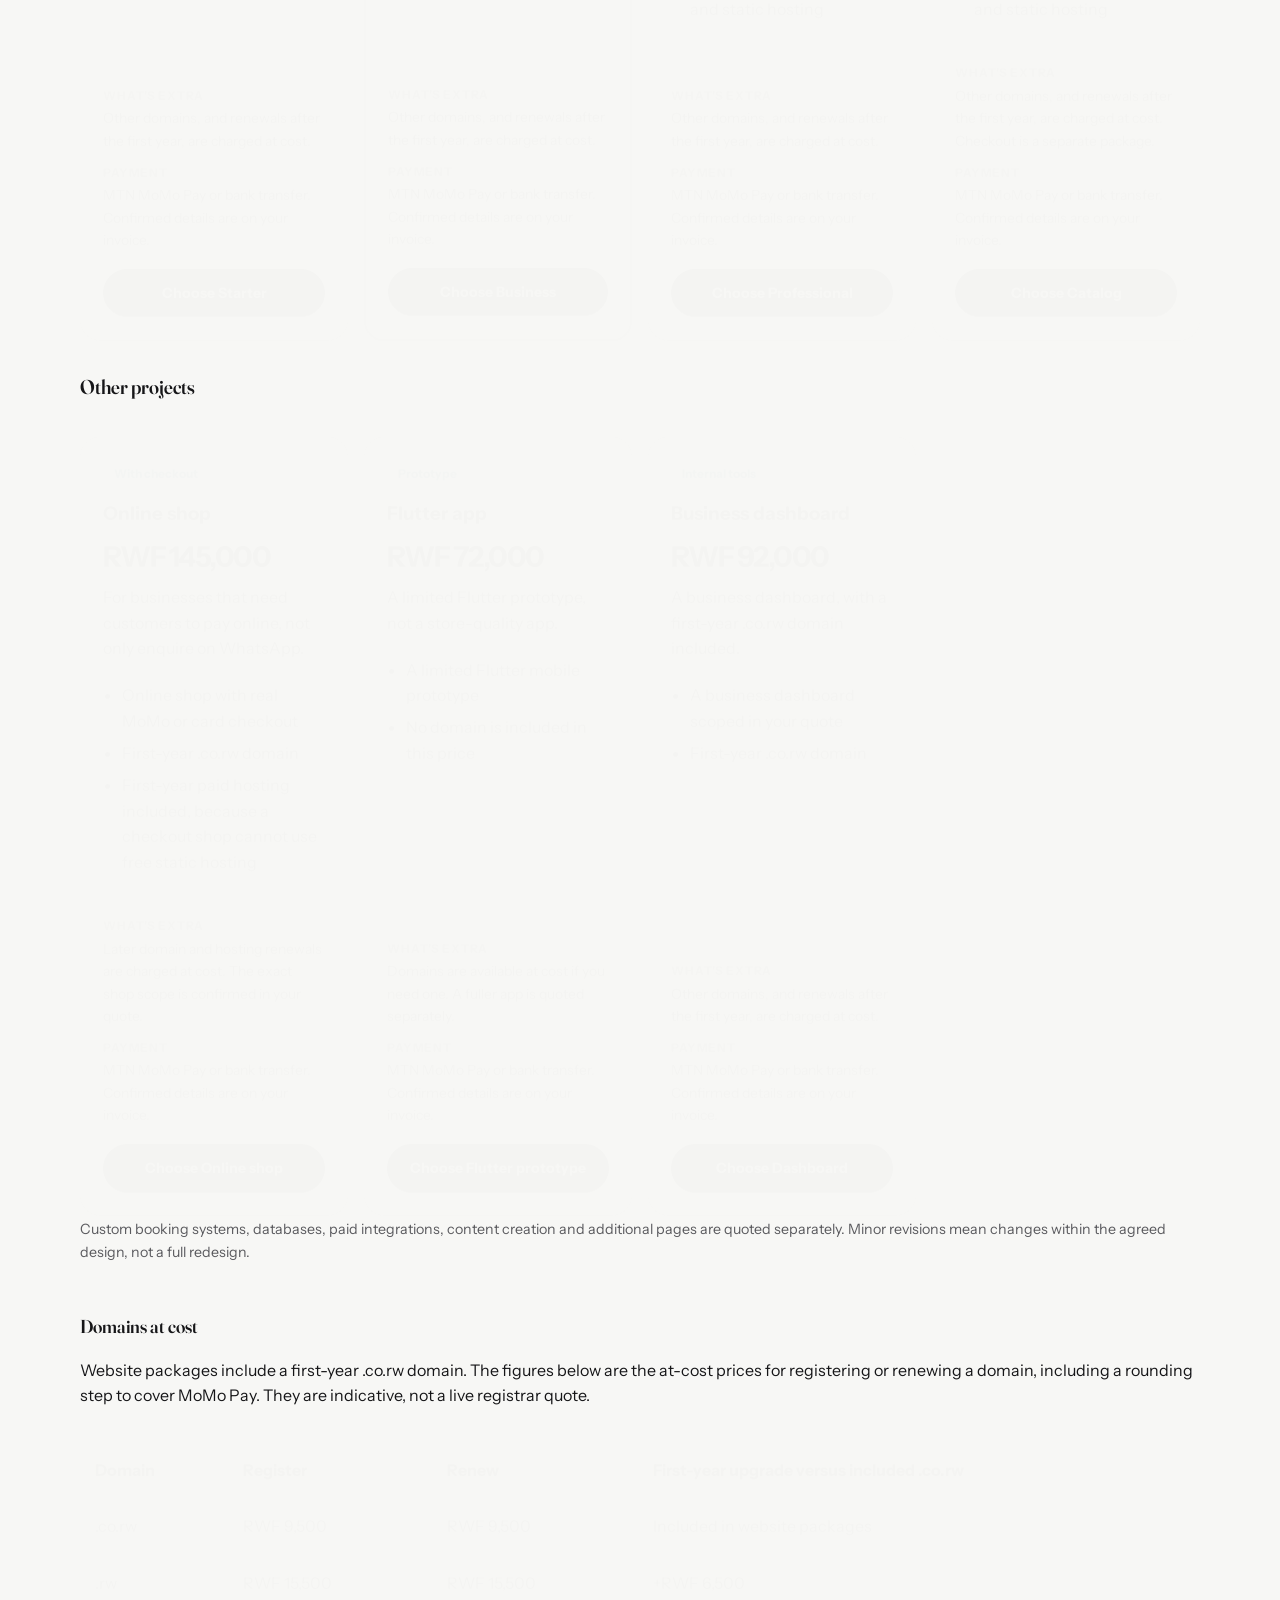
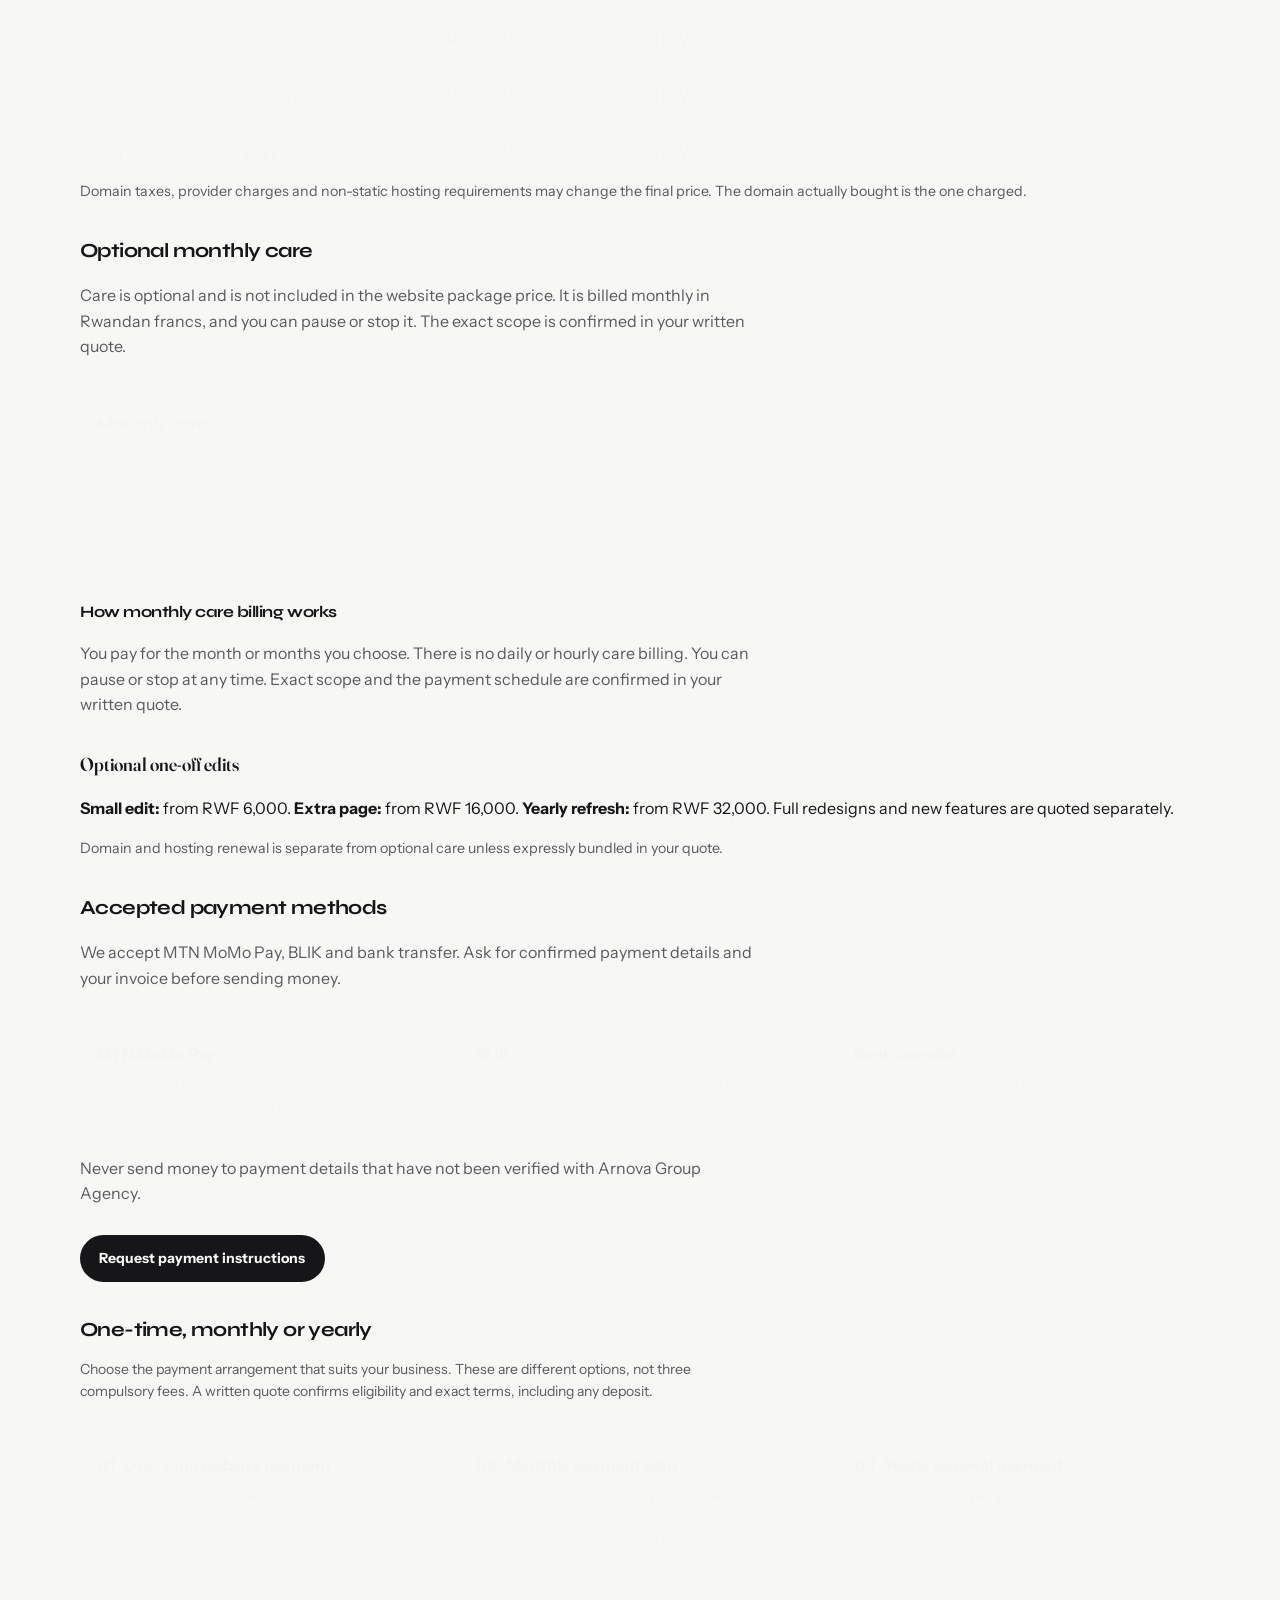
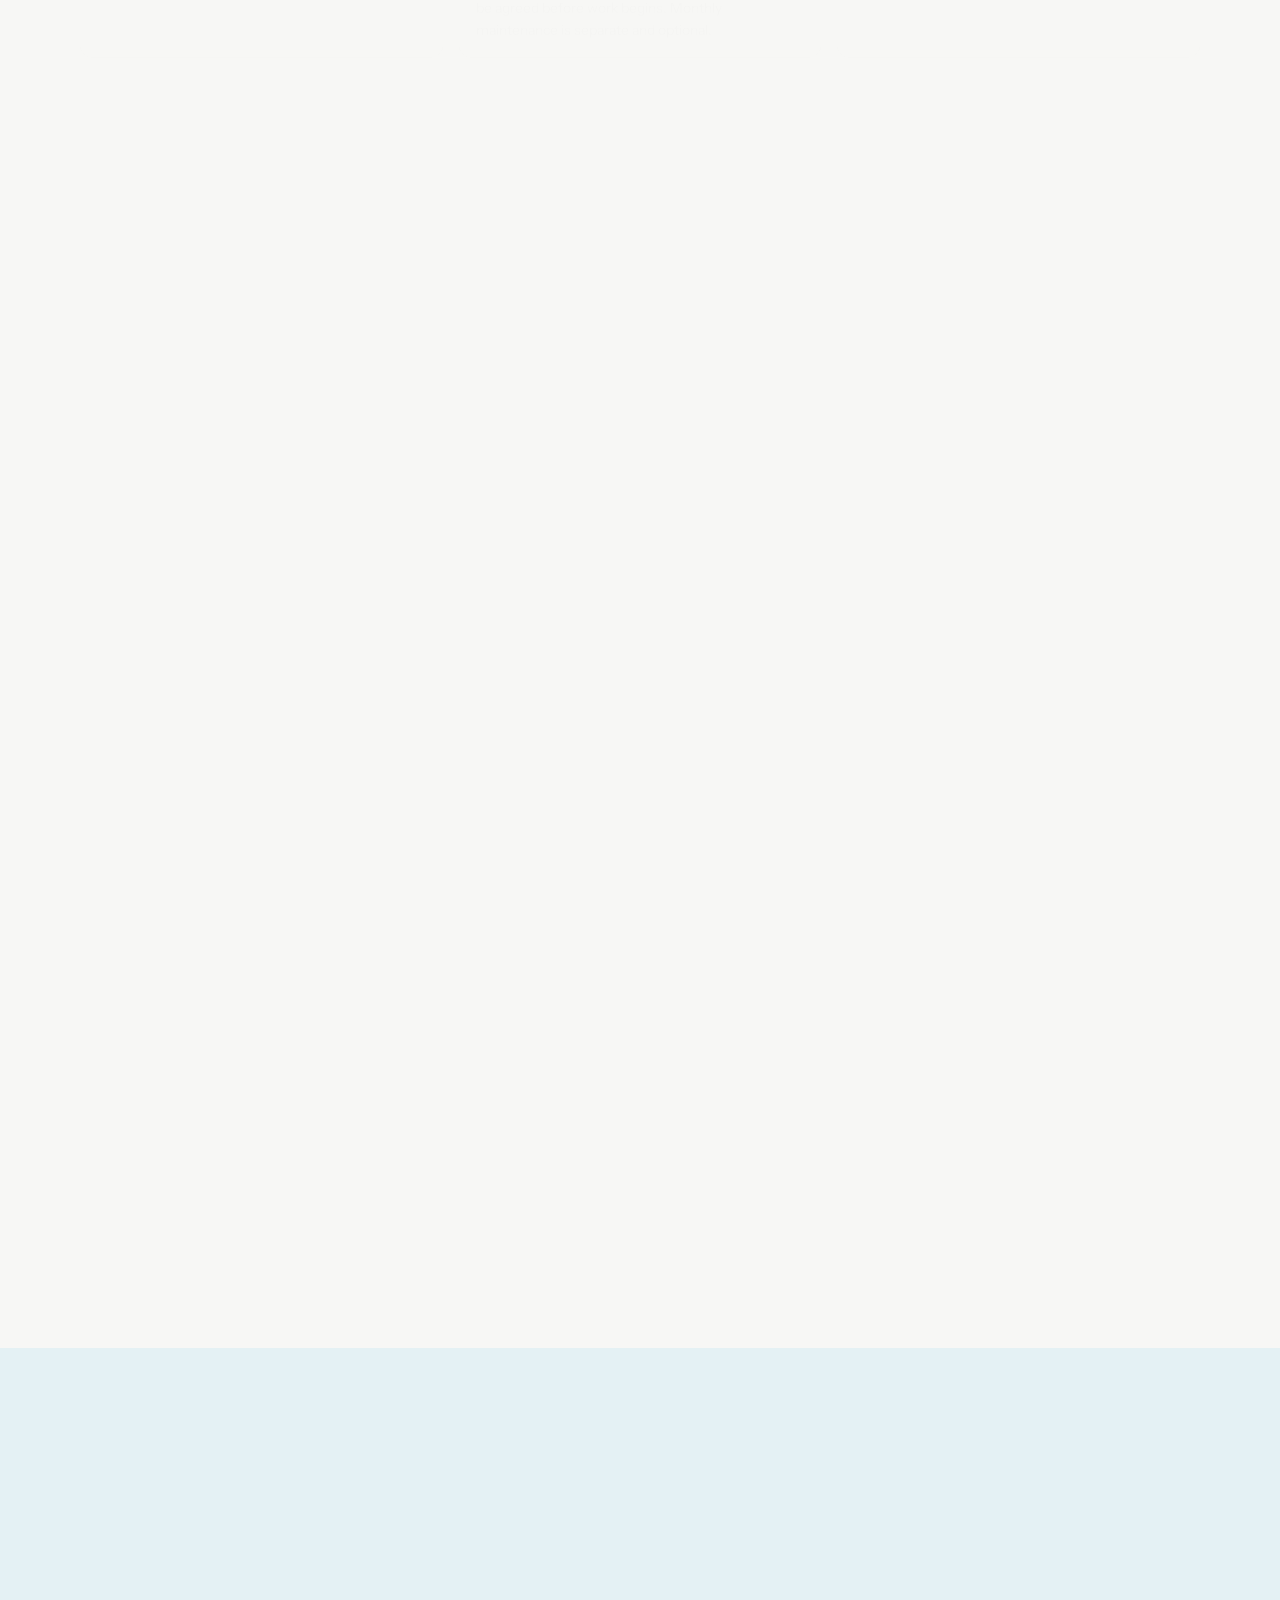
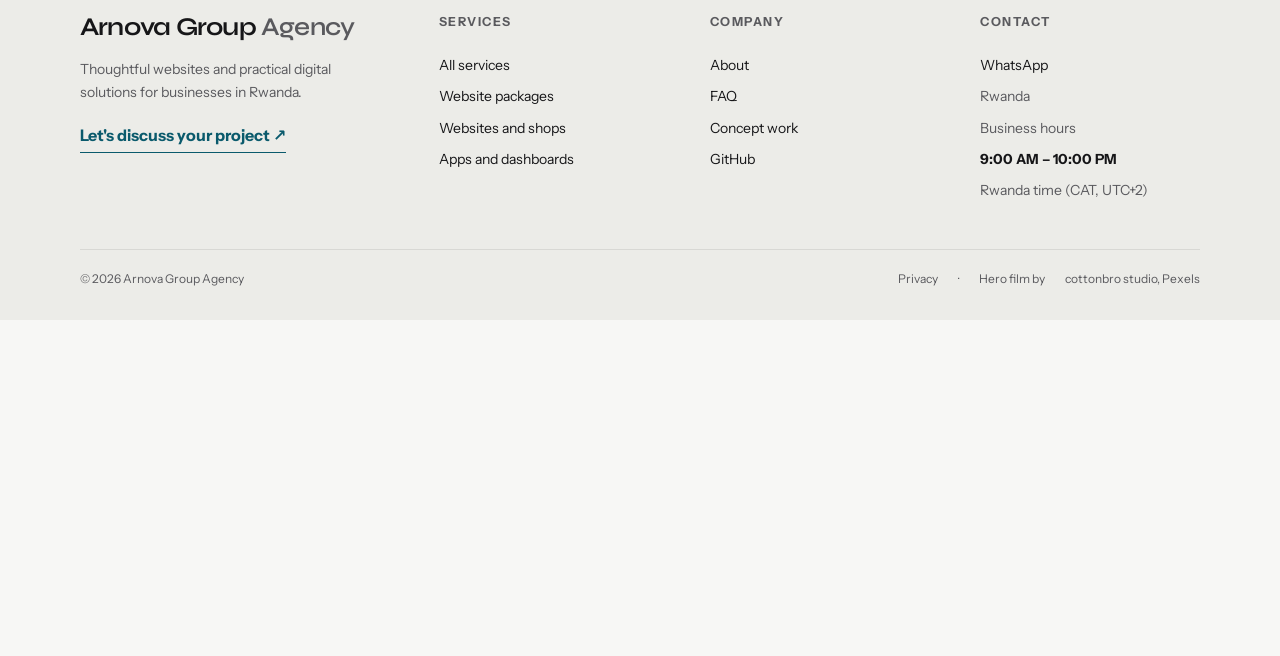
<file: pricing/index.html>
<!doctype html>
<html lang="en">
<head>
<meta charset="utf-8">
<meta http-equiv="Content-Security-Policy" content="default-src 'none'; img-src 'self'; form-action 'none'; object-src 'none'; base-uri 'self'; upgrade-insecure-requests">
<meta name="viewport" content="width=device-width,initial-scale=1,viewport-fit=cover">
<meta name="robots" content="noindex, follow">
<meta http-equiv="refresh" content="0; url=../#pricing">
<link rel="canonical" href="https://arnold-rg.github.io/arnova-group-agency/#pricing">
<title>Pricing | Arnova Group Agency</title>
<link rel="icon" href="../logo.svg">
</head>
<body>
<p>Prices now live on the home page. <a href="../#pricing">See current prices</a>.</p>
</body>
</html>
</file>
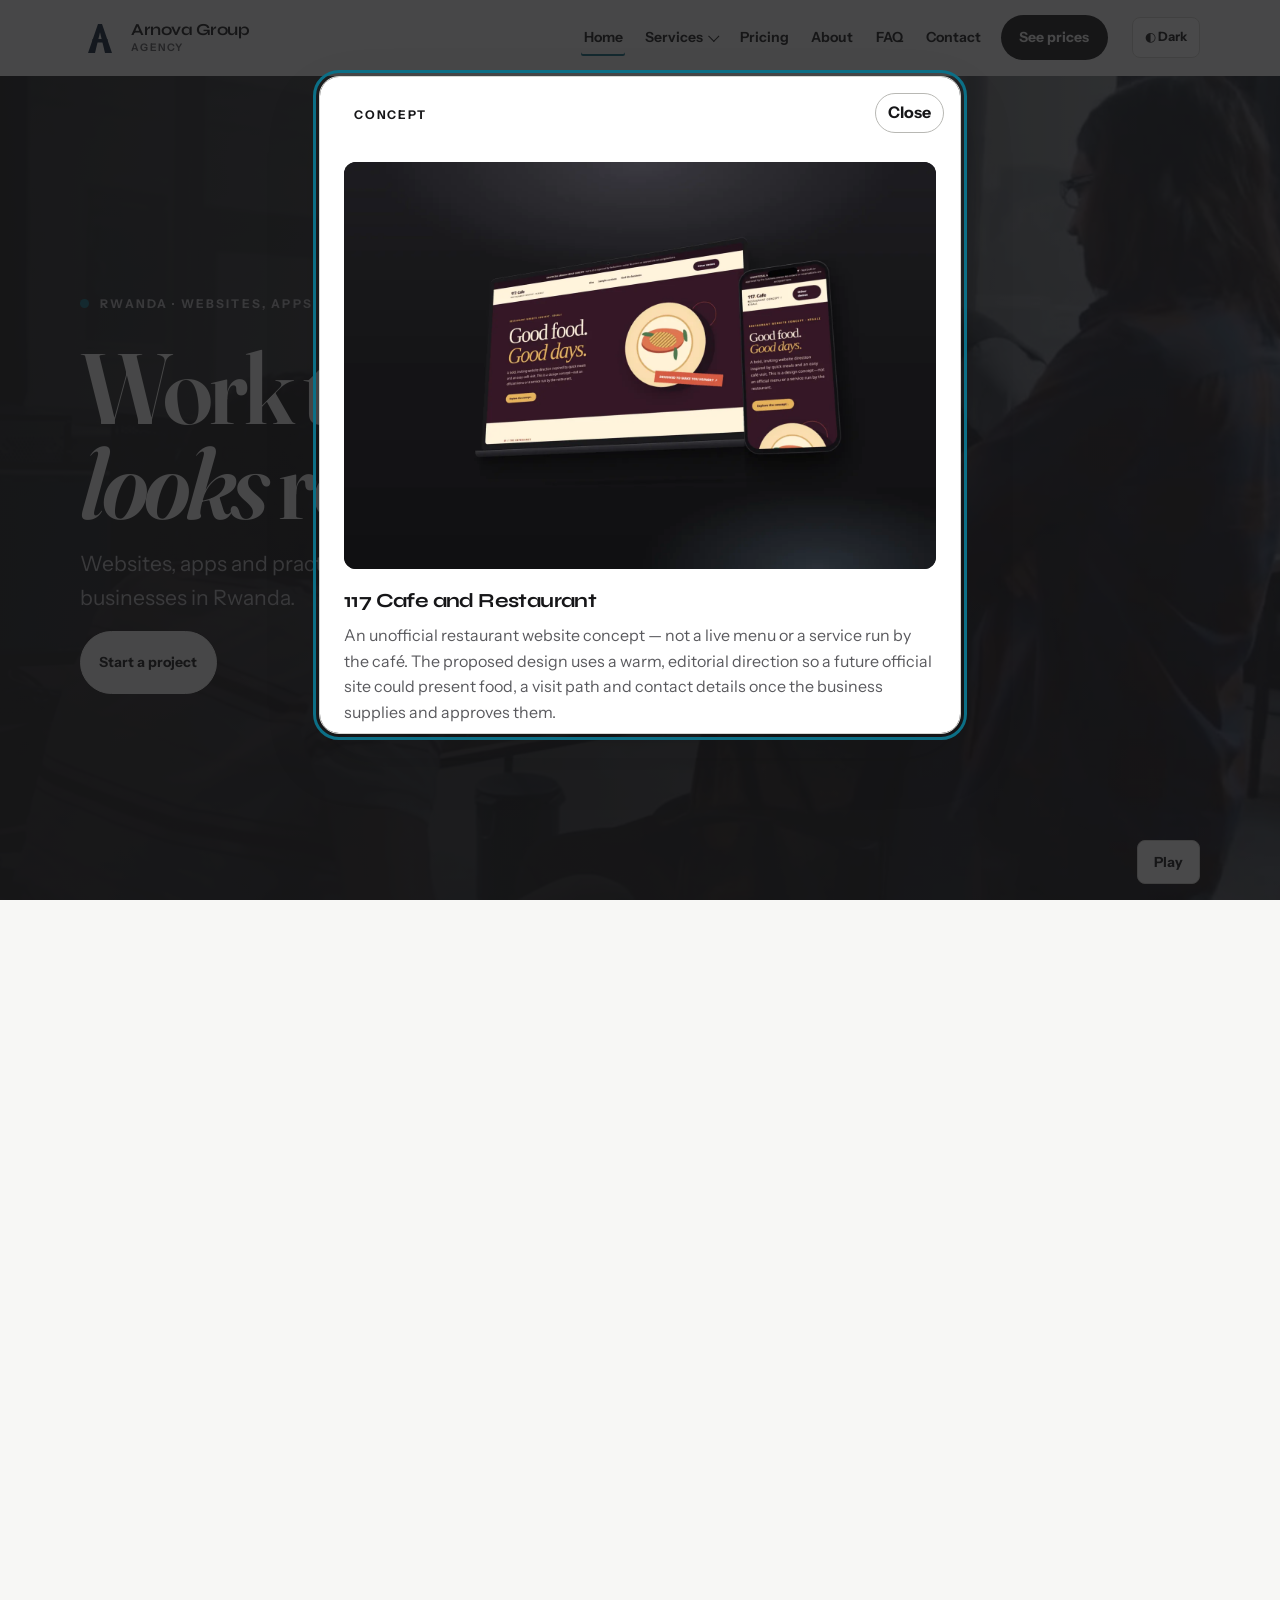
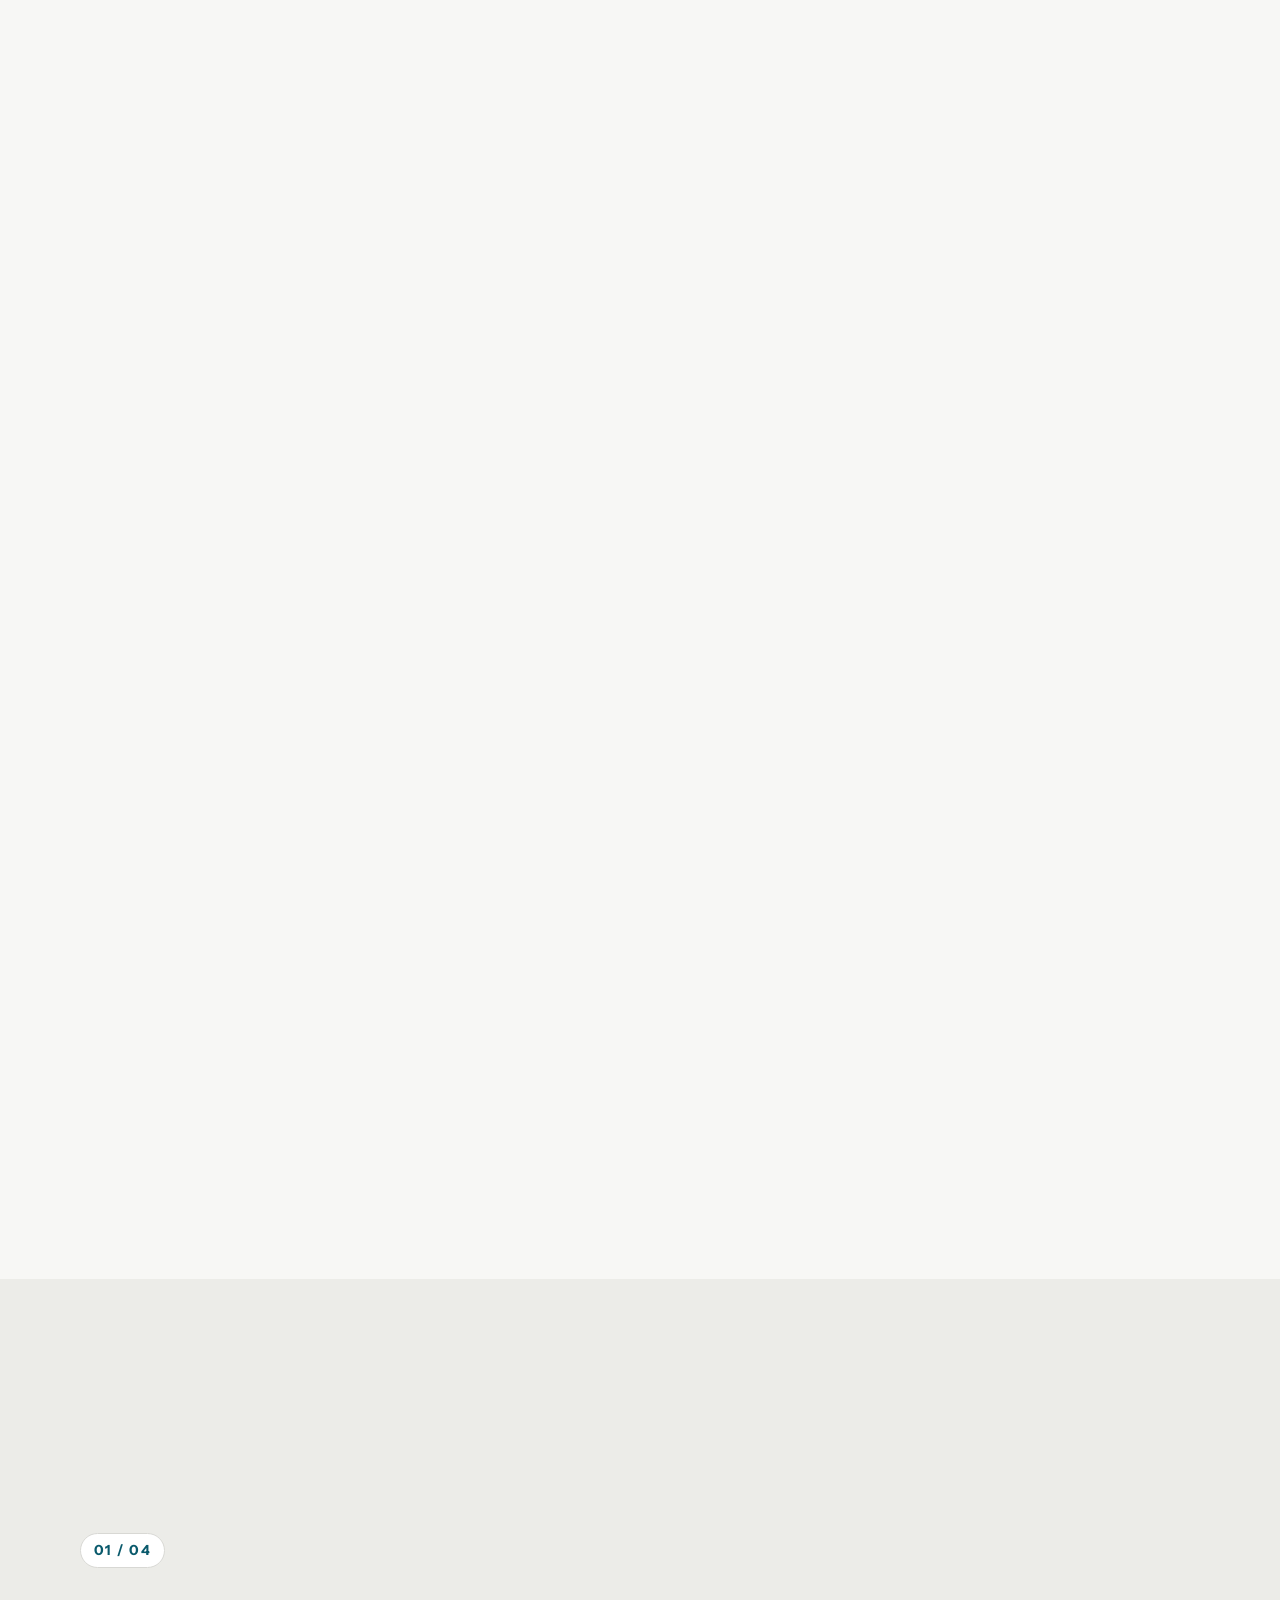
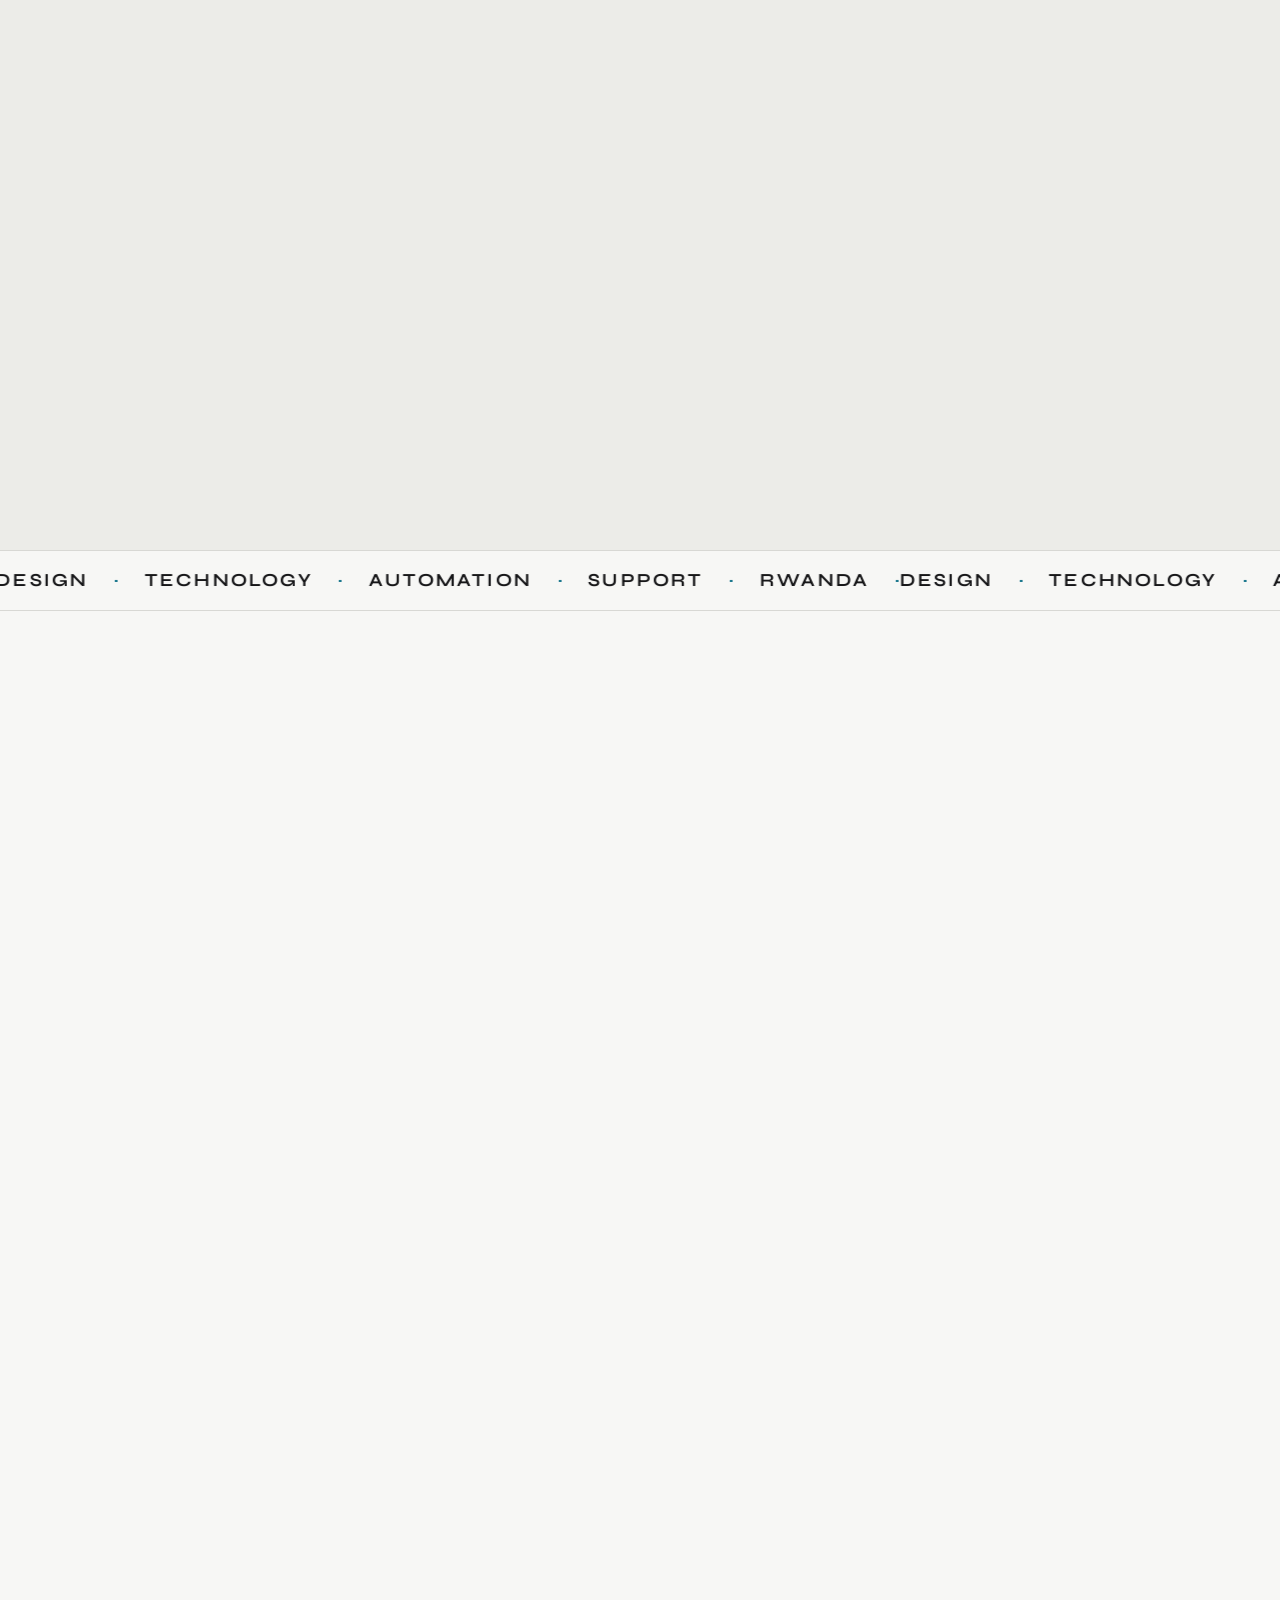
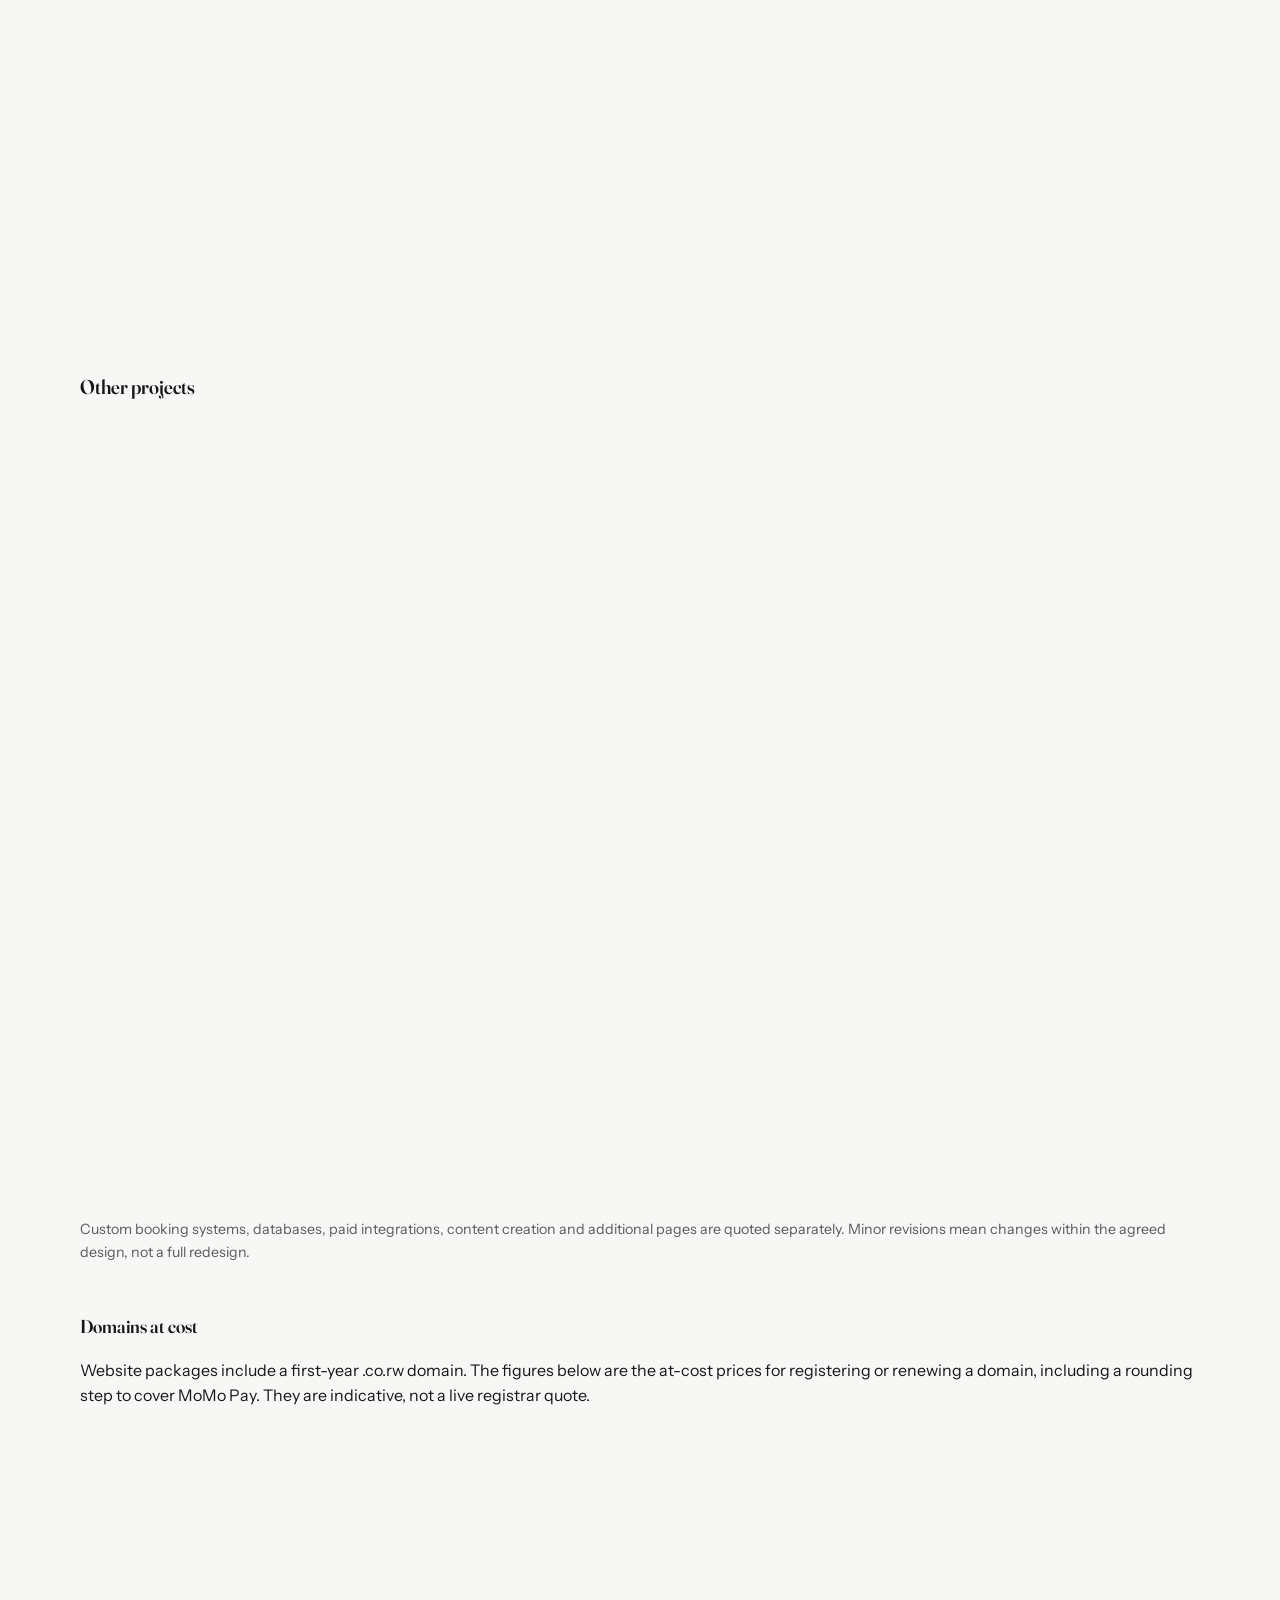
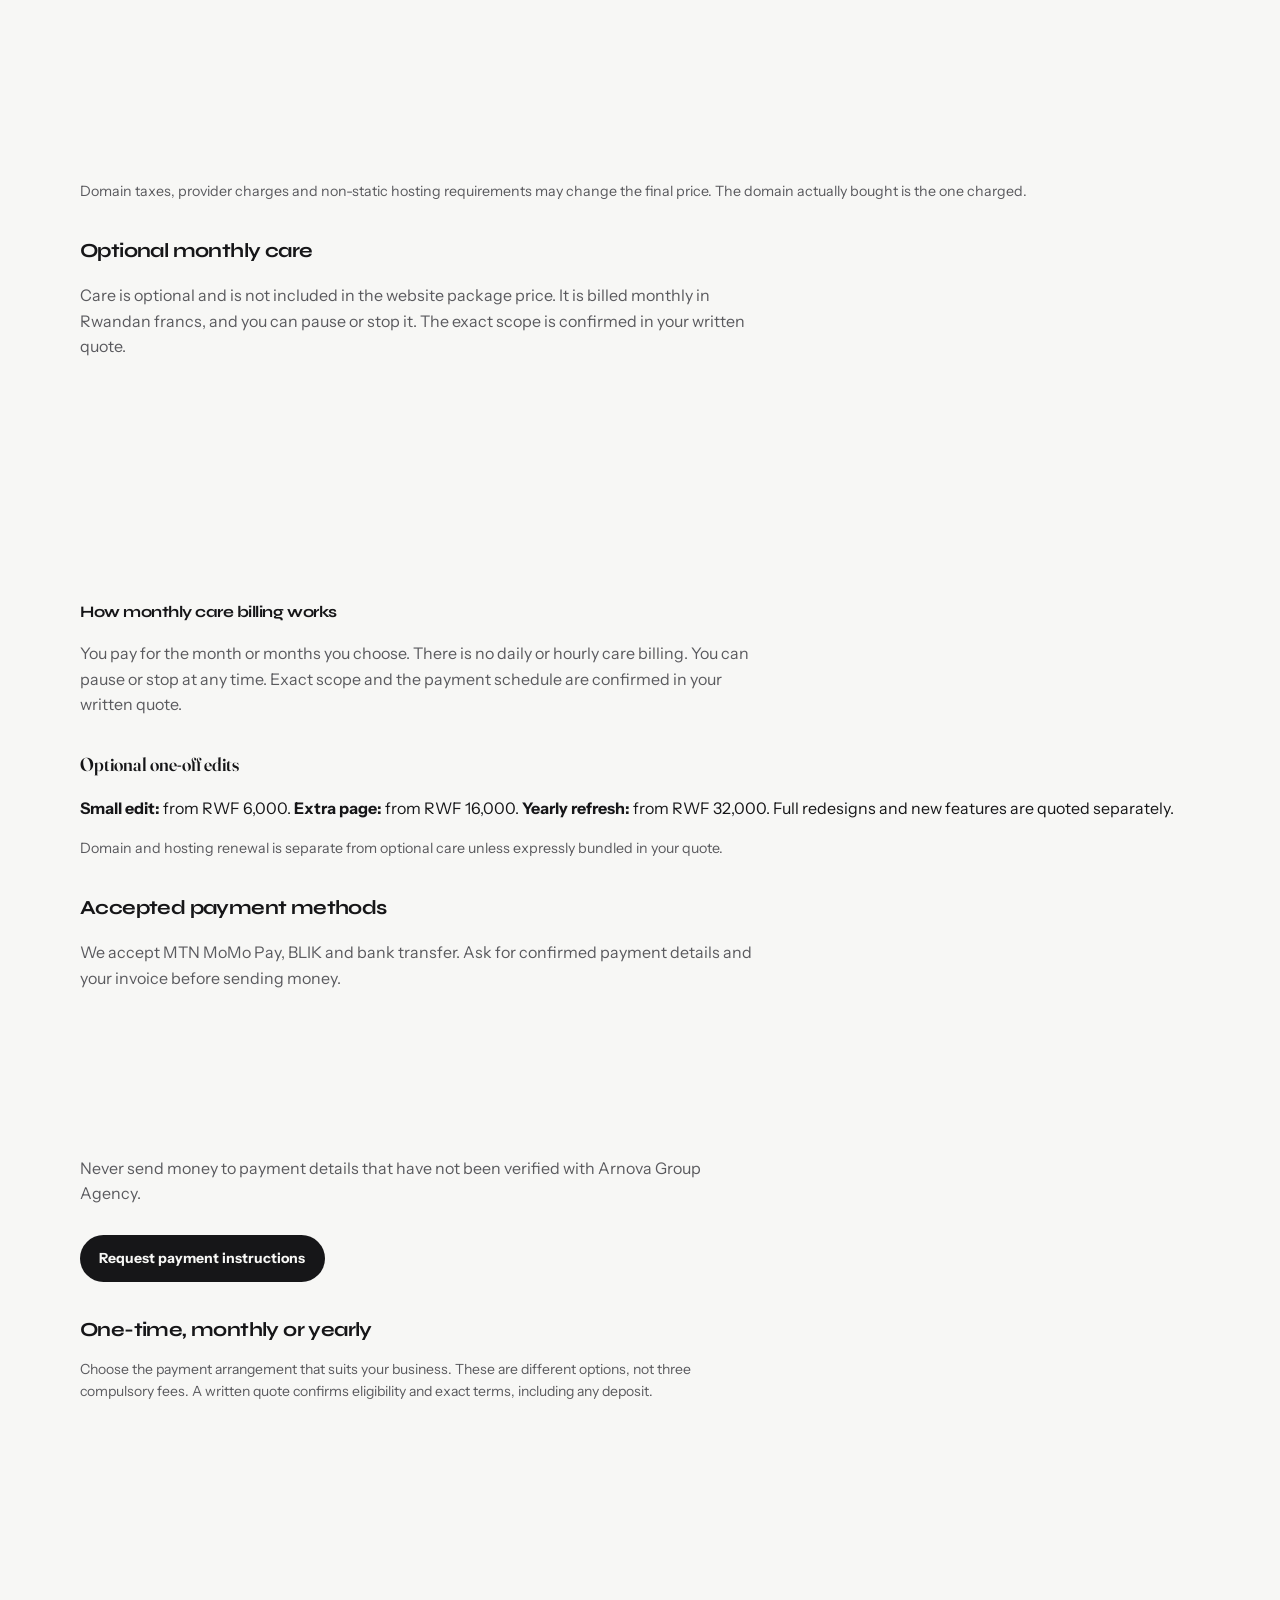
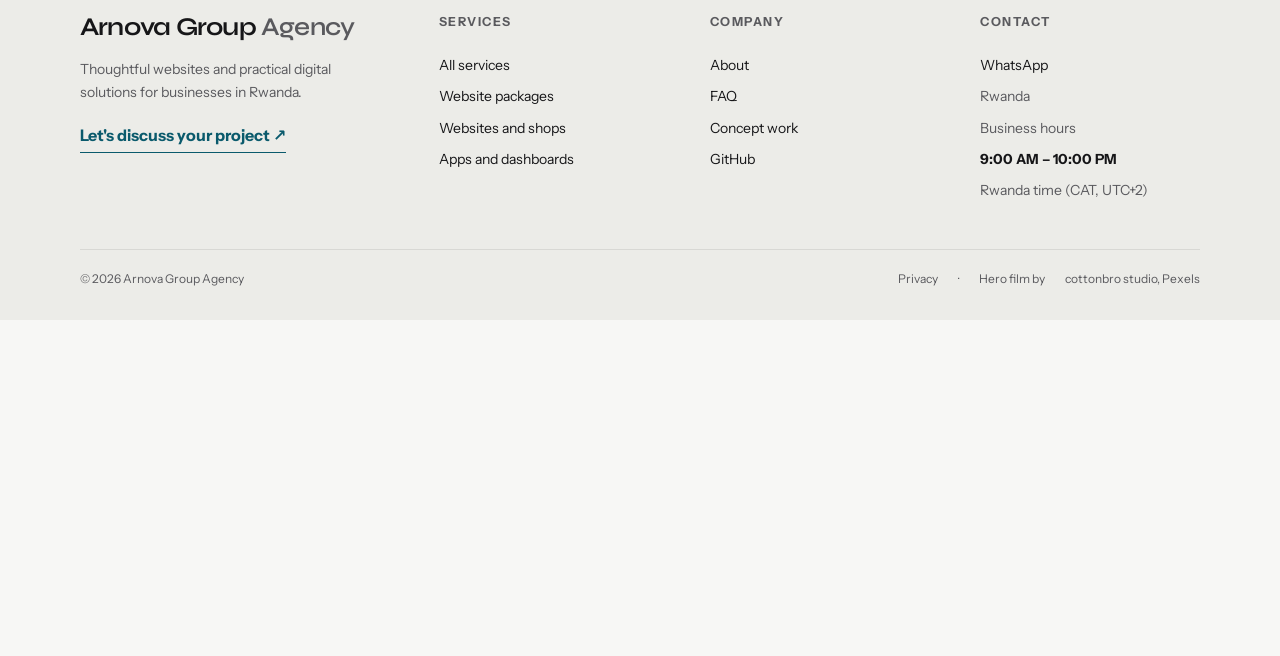
<file: concepts/117-cafe/index.html>
<!doctype html>
<html lang="en">
<head>
<meta charset="utf-8">
<meta http-equiv="Content-Security-Policy" content="default-src 'none'; img-src 'self'; form-action 'none'; object-src 'none'; base-uri 'self'; upgrade-insecure-requests">
<meta name="viewport" content="width=device-width,initial-scale=1,viewport-fit=cover">
<meta name="robots" content="noindex, follow">
<meta http-equiv="refresh" content="0; url=../../#concept-117-cafe">
<link rel="canonical" href="https://arnold-rg.github.io/arnova-group-agency/#concept-117-cafe">
<title>117 Cafe and Restaurant concept | Arnova Group Agency</title>
<link rel="icon" href="../../logo.svg">
</head>
<body>
<p>This concept now lives in the home-page gallery. <a href="../../#concept-117-cafe">View the concept on the home page</a>.</p>
</body>
</html>
</file>
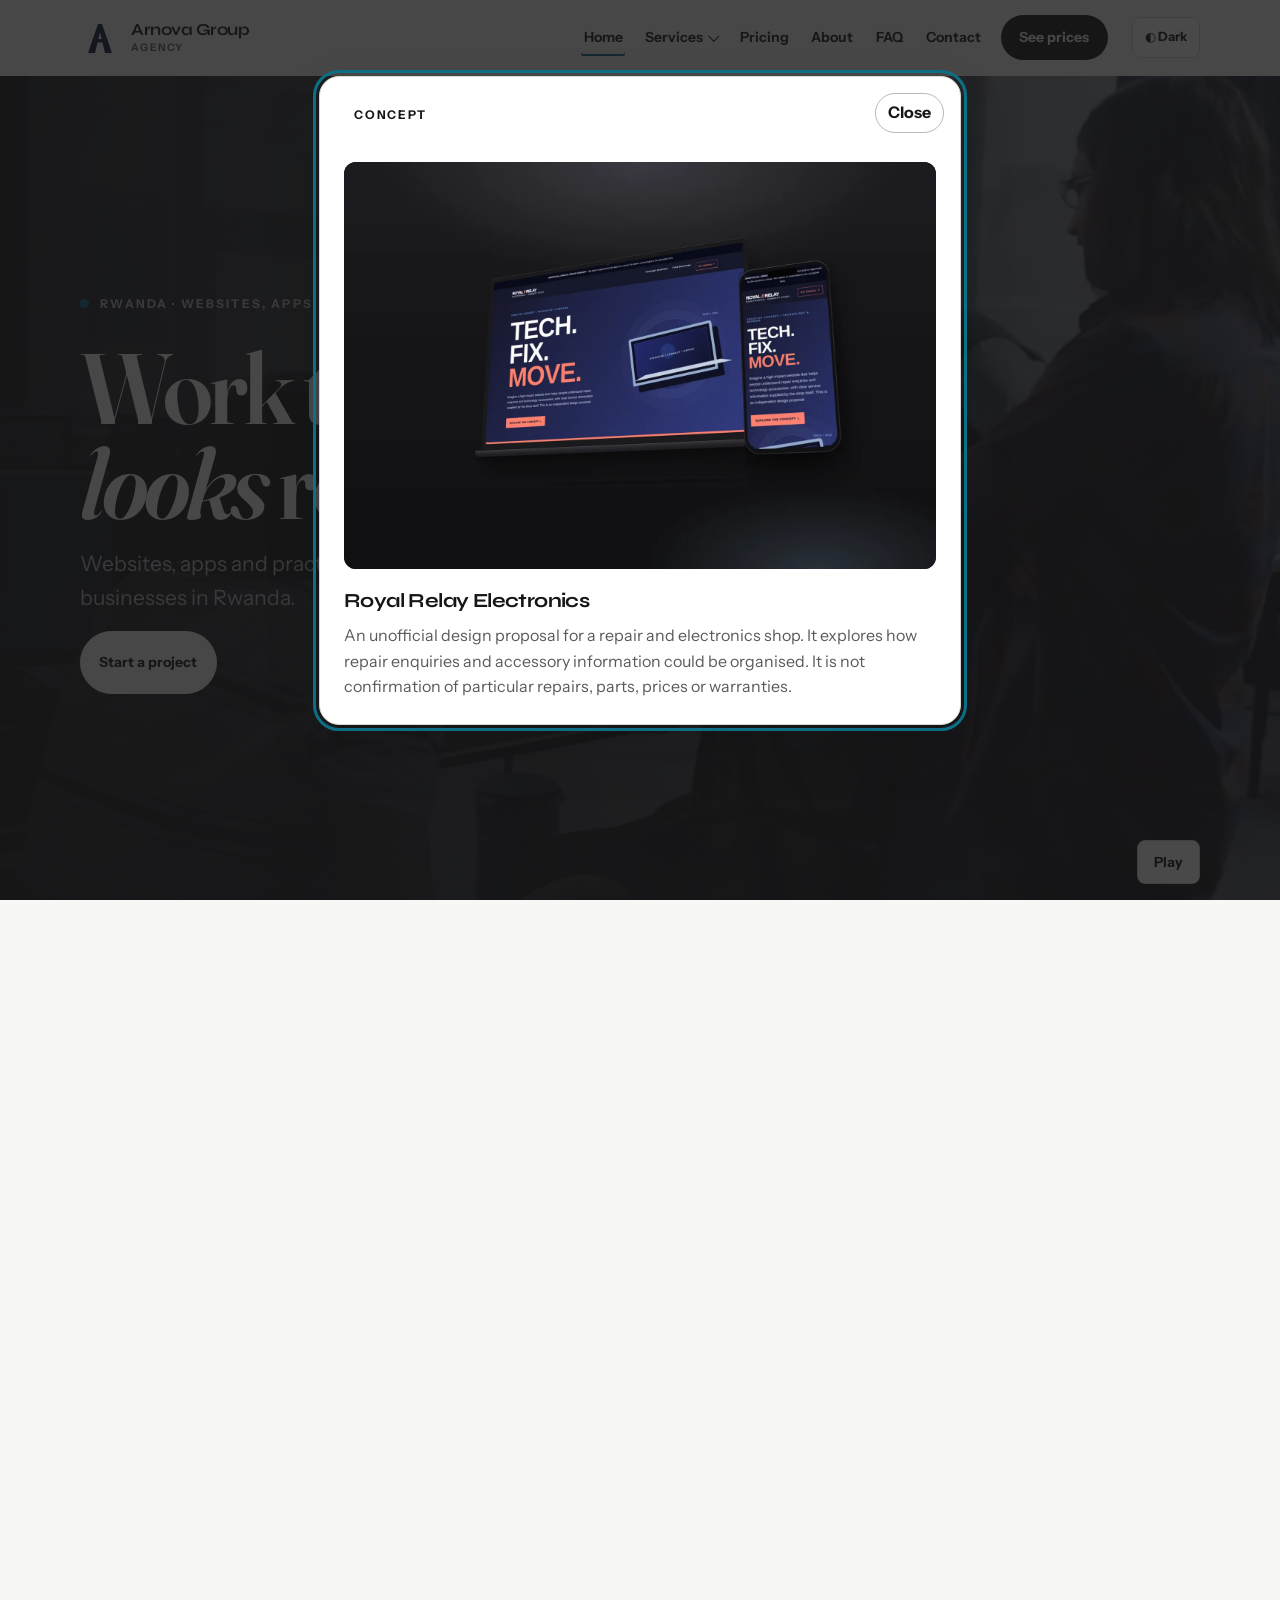
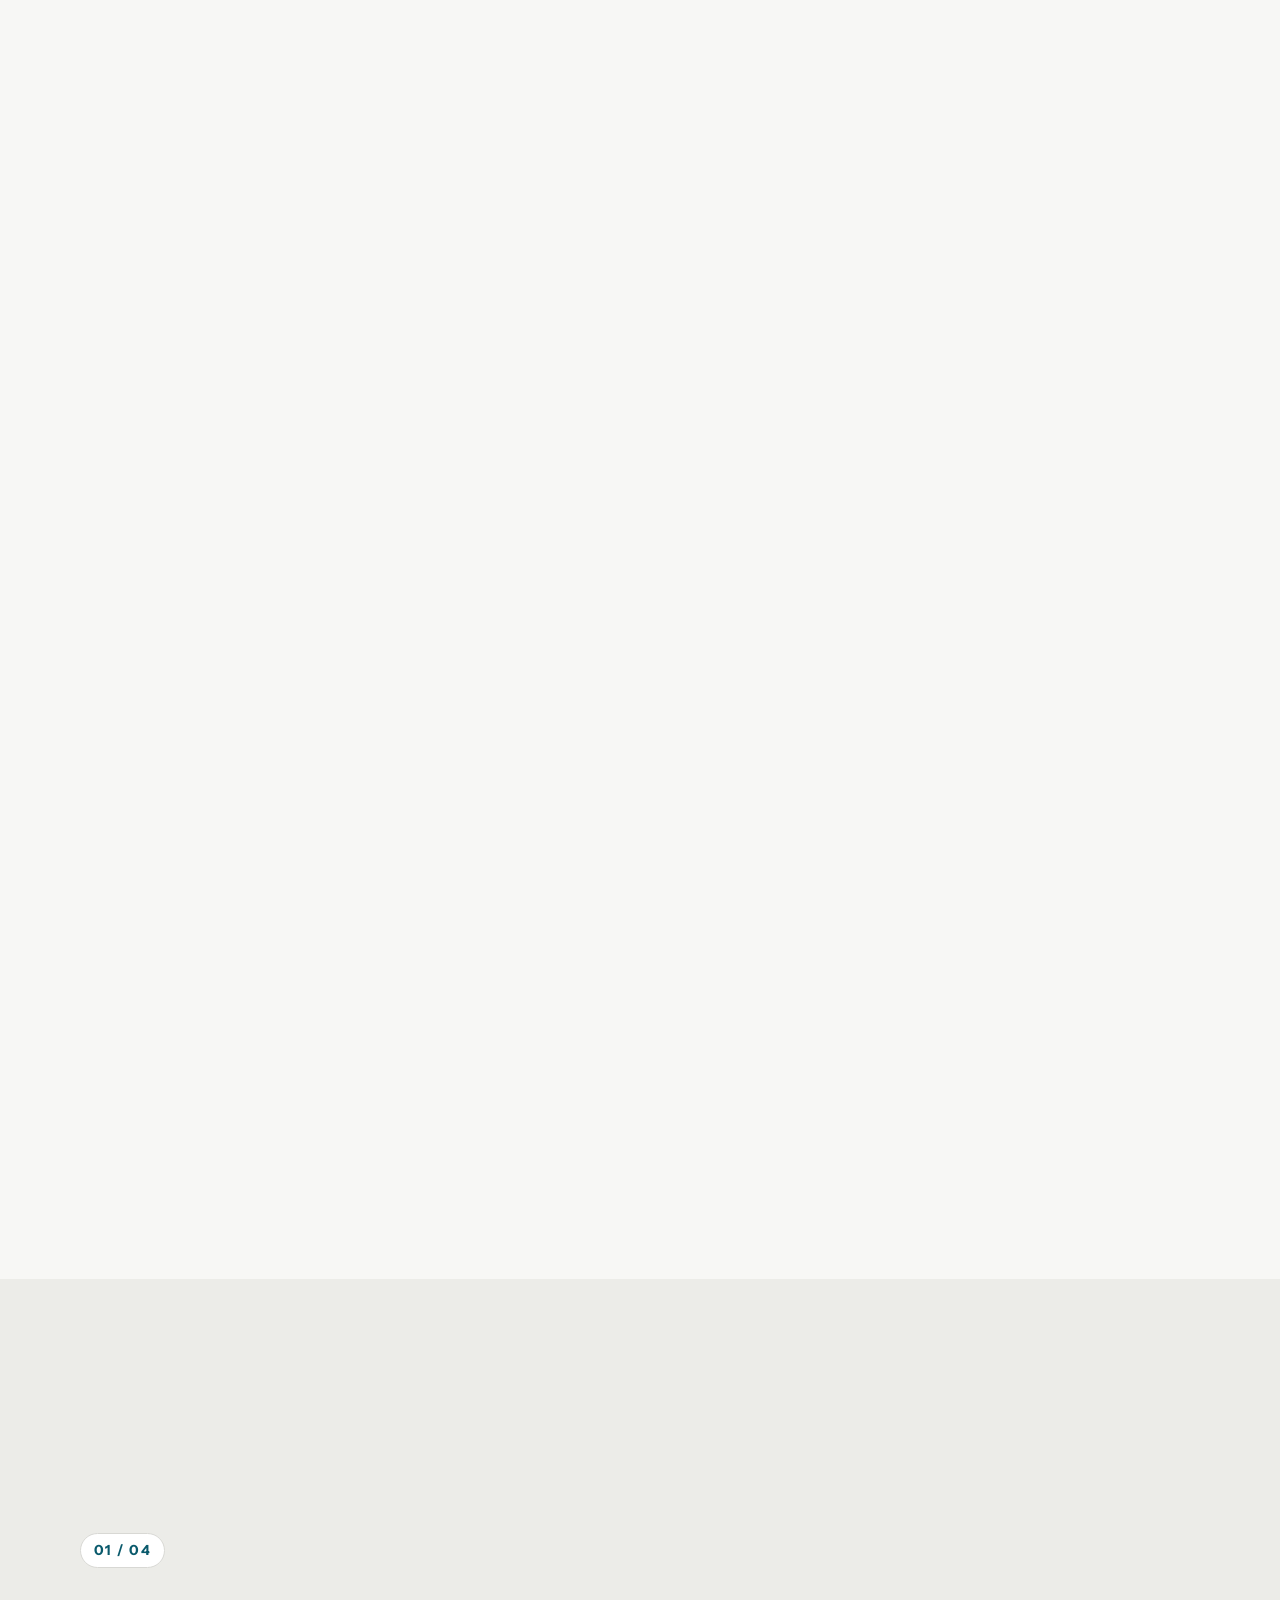
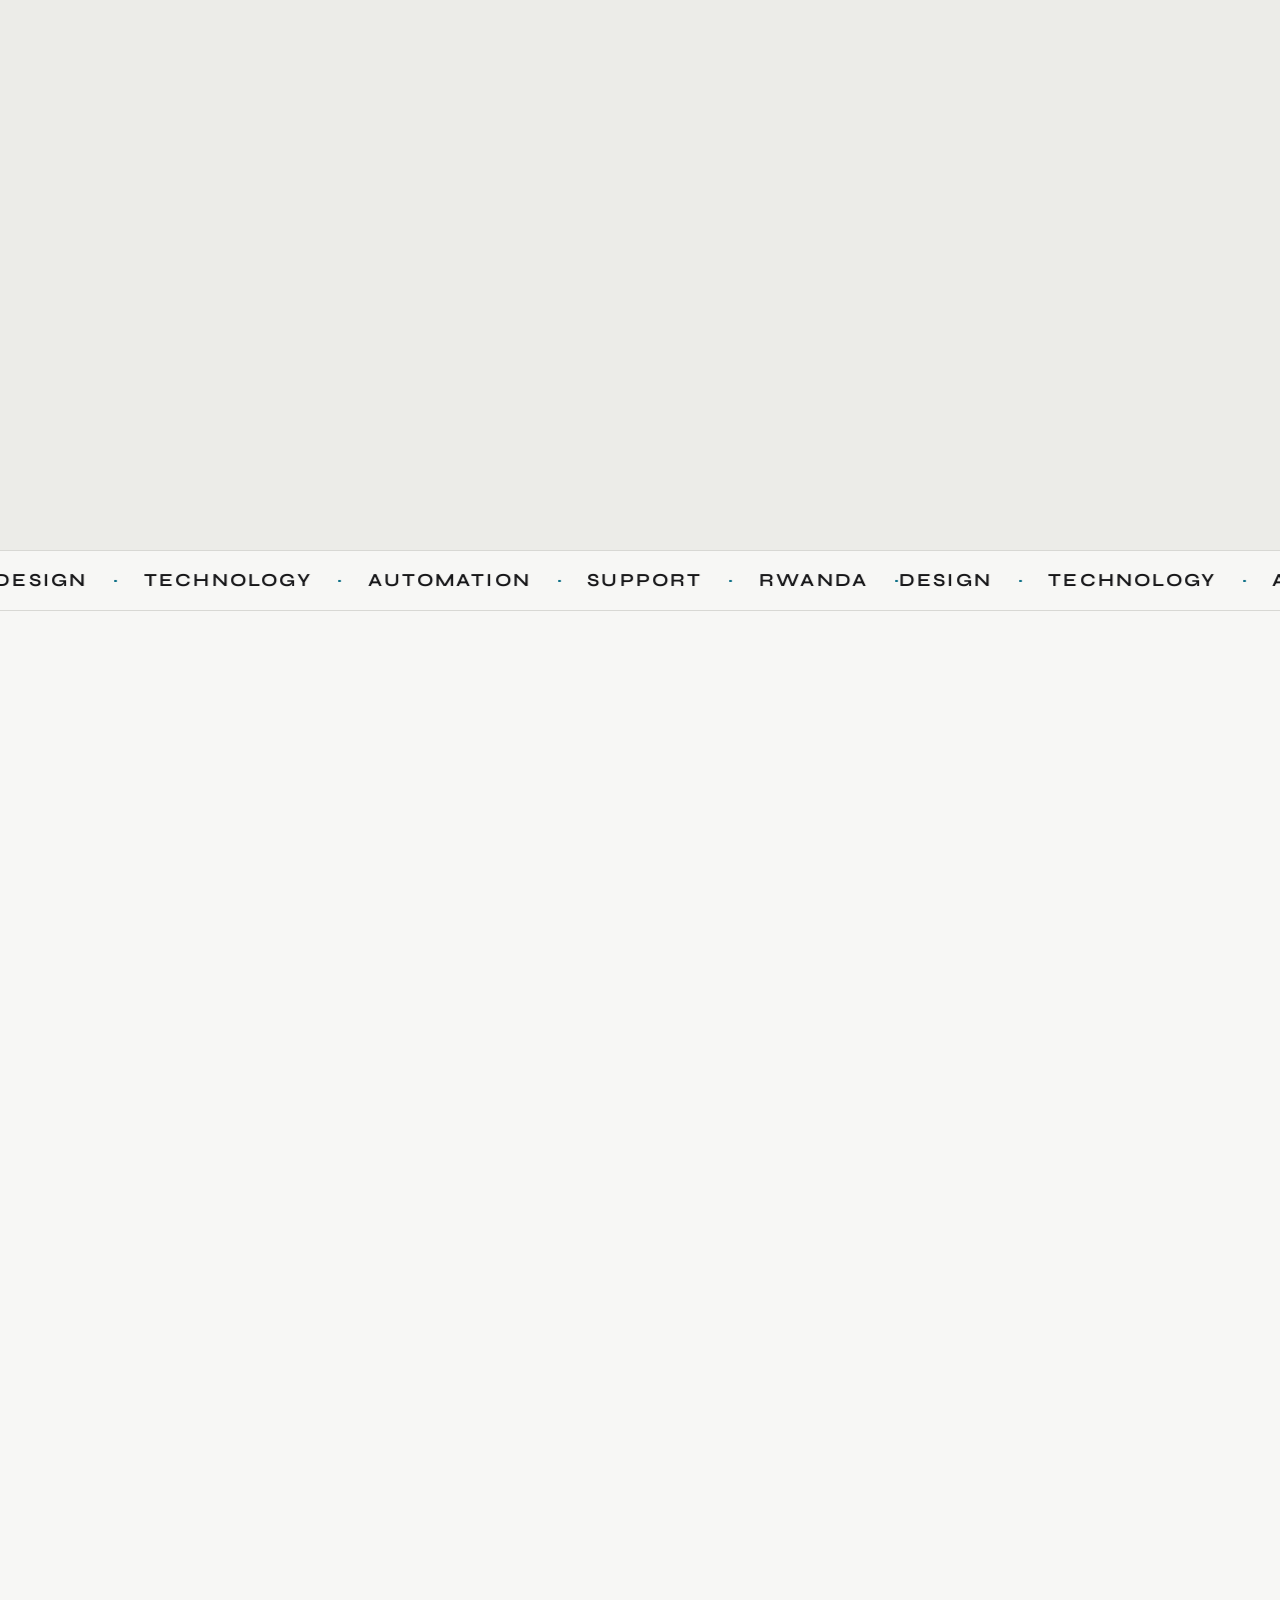
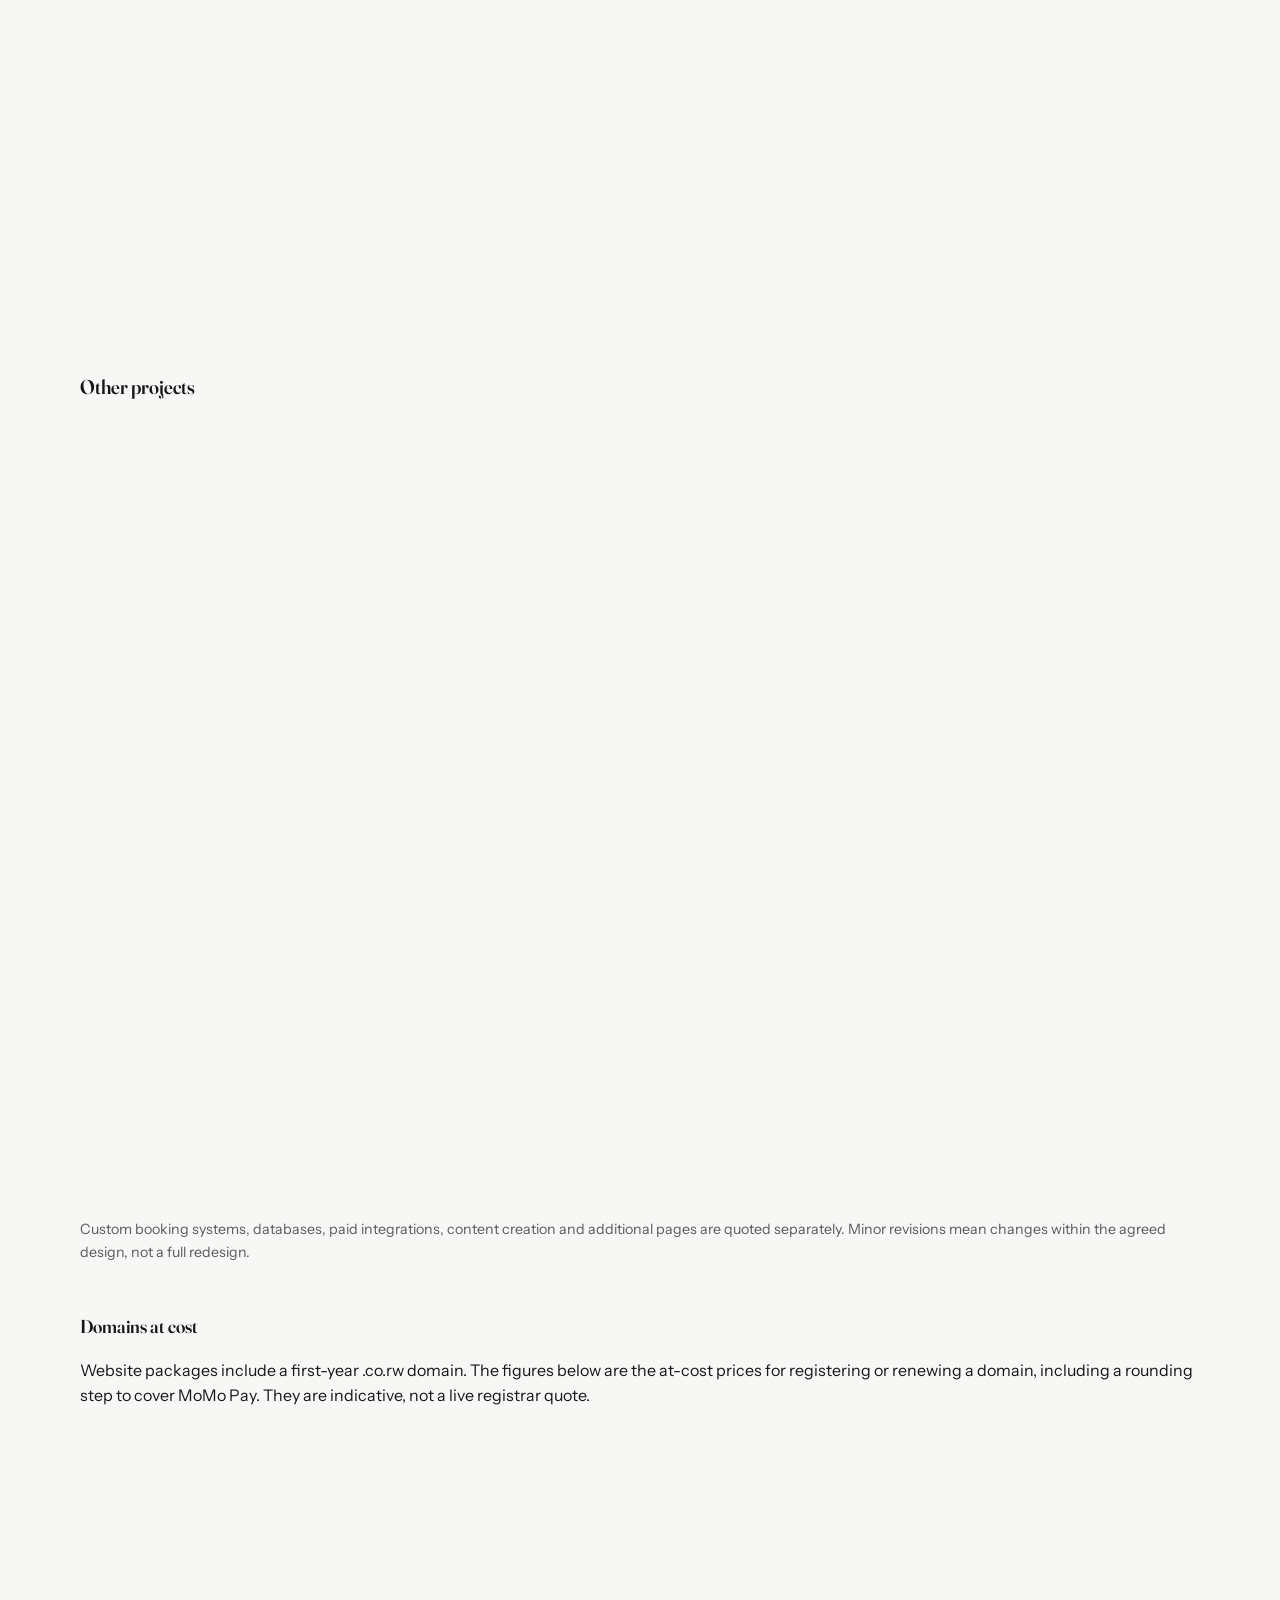
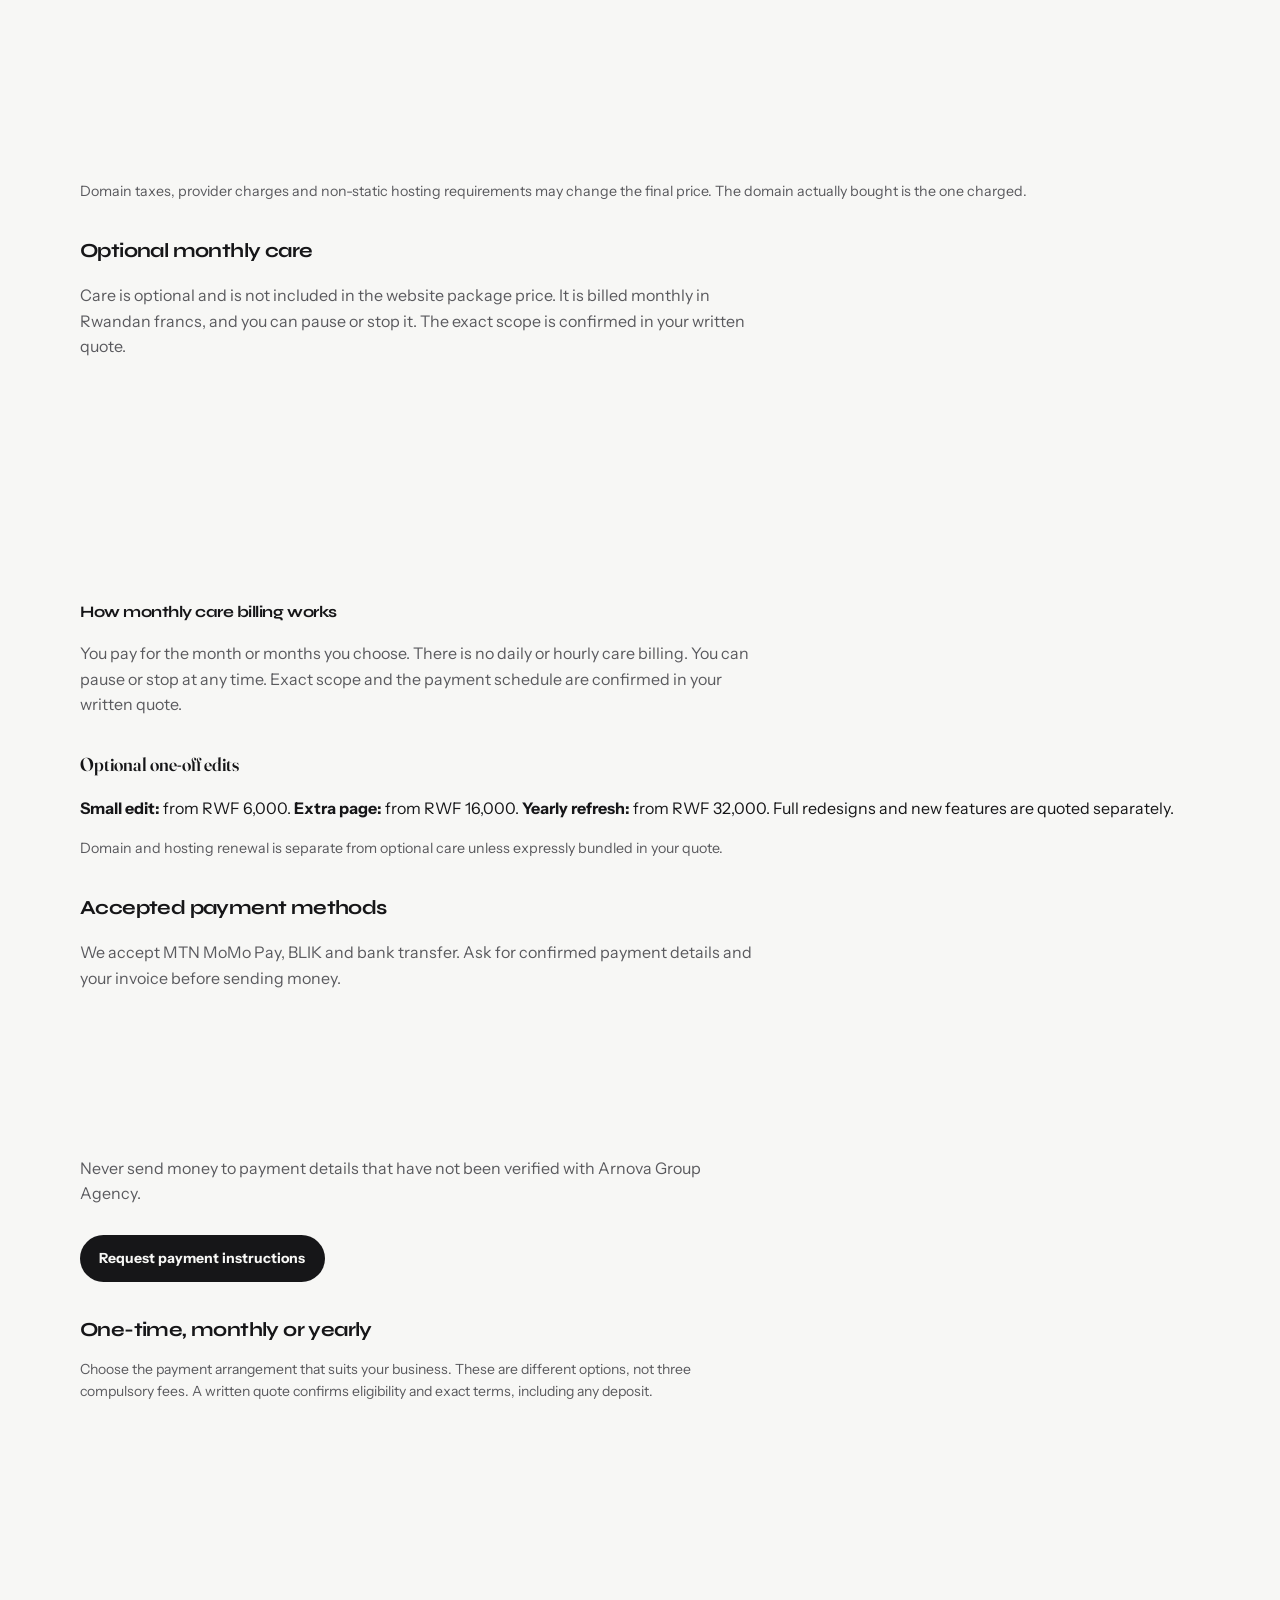
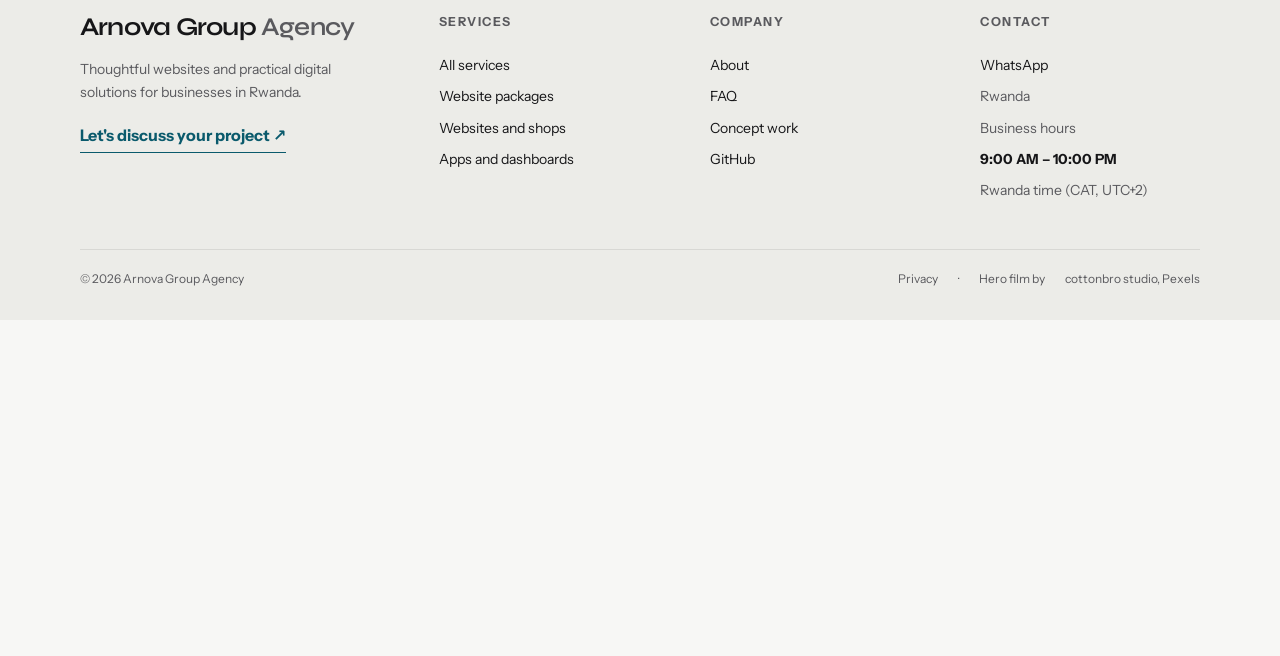
<file: concepts/royal-relay-electronics/index.html>
<!doctype html>
<html lang="en">
<head>
<meta charset="utf-8">
<meta http-equiv="Content-Security-Policy" content="default-src 'none'; img-src 'self'; form-action 'none'; object-src 'none'; base-uri 'self'; upgrade-insecure-requests">
<meta name="viewport" content="width=device-width,initial-scale=1,viewport-fit=cover">
<meta name="robots" content="noindex, follow">
<meta http-equiv="refresh" content="0; url=../../#concept-royal-relay-electronics">
<link rel="canonical" href="https://arnold-rg.github.io/arnova-group-agency/#concept-royal-relay-electronics">
<title>Royal Relay Electronics concept | Arnova Group Agency</title>
<link rel="icon" href="../../logo.svg">
</head>
<body>
<p>This concept now lives in the home-page gallery. <a href="../../#concept-royal-relay-electronics">View the concept on the home page</a>.</p>
</body>
</html>
</file>
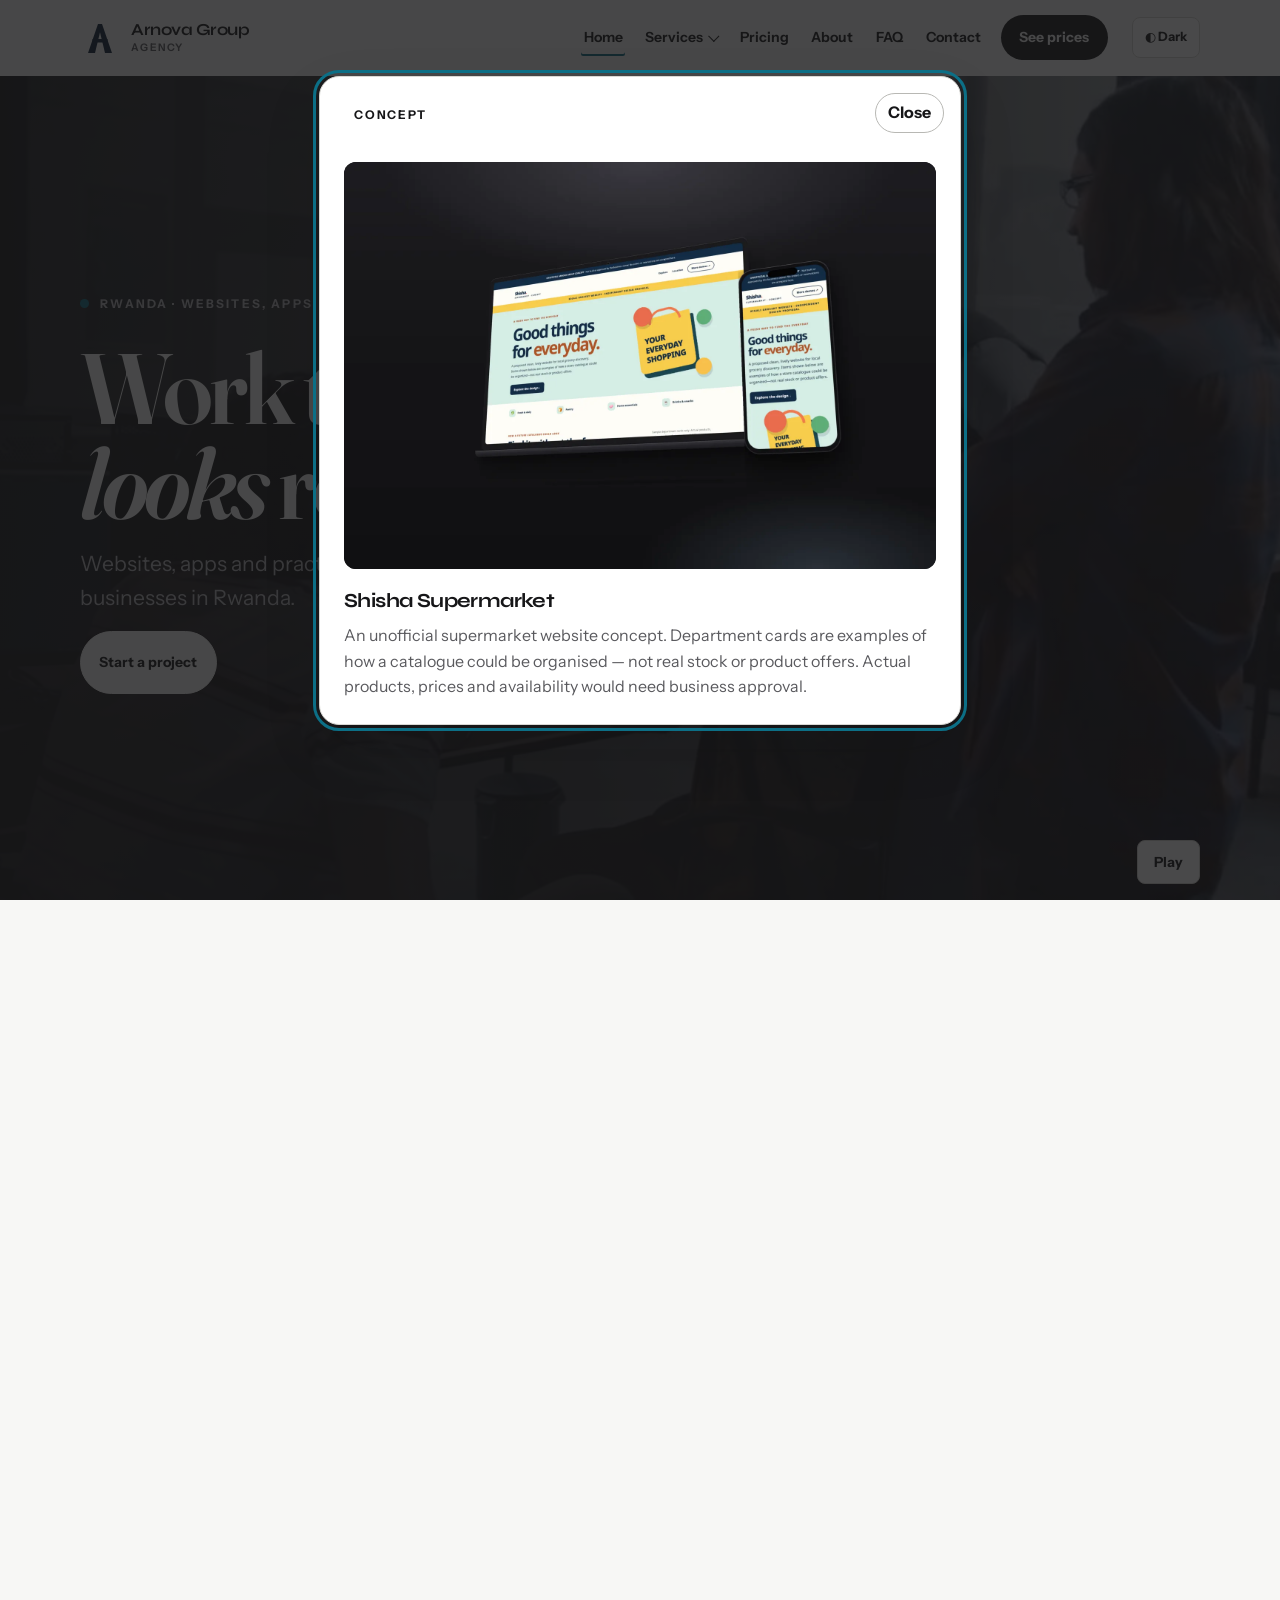
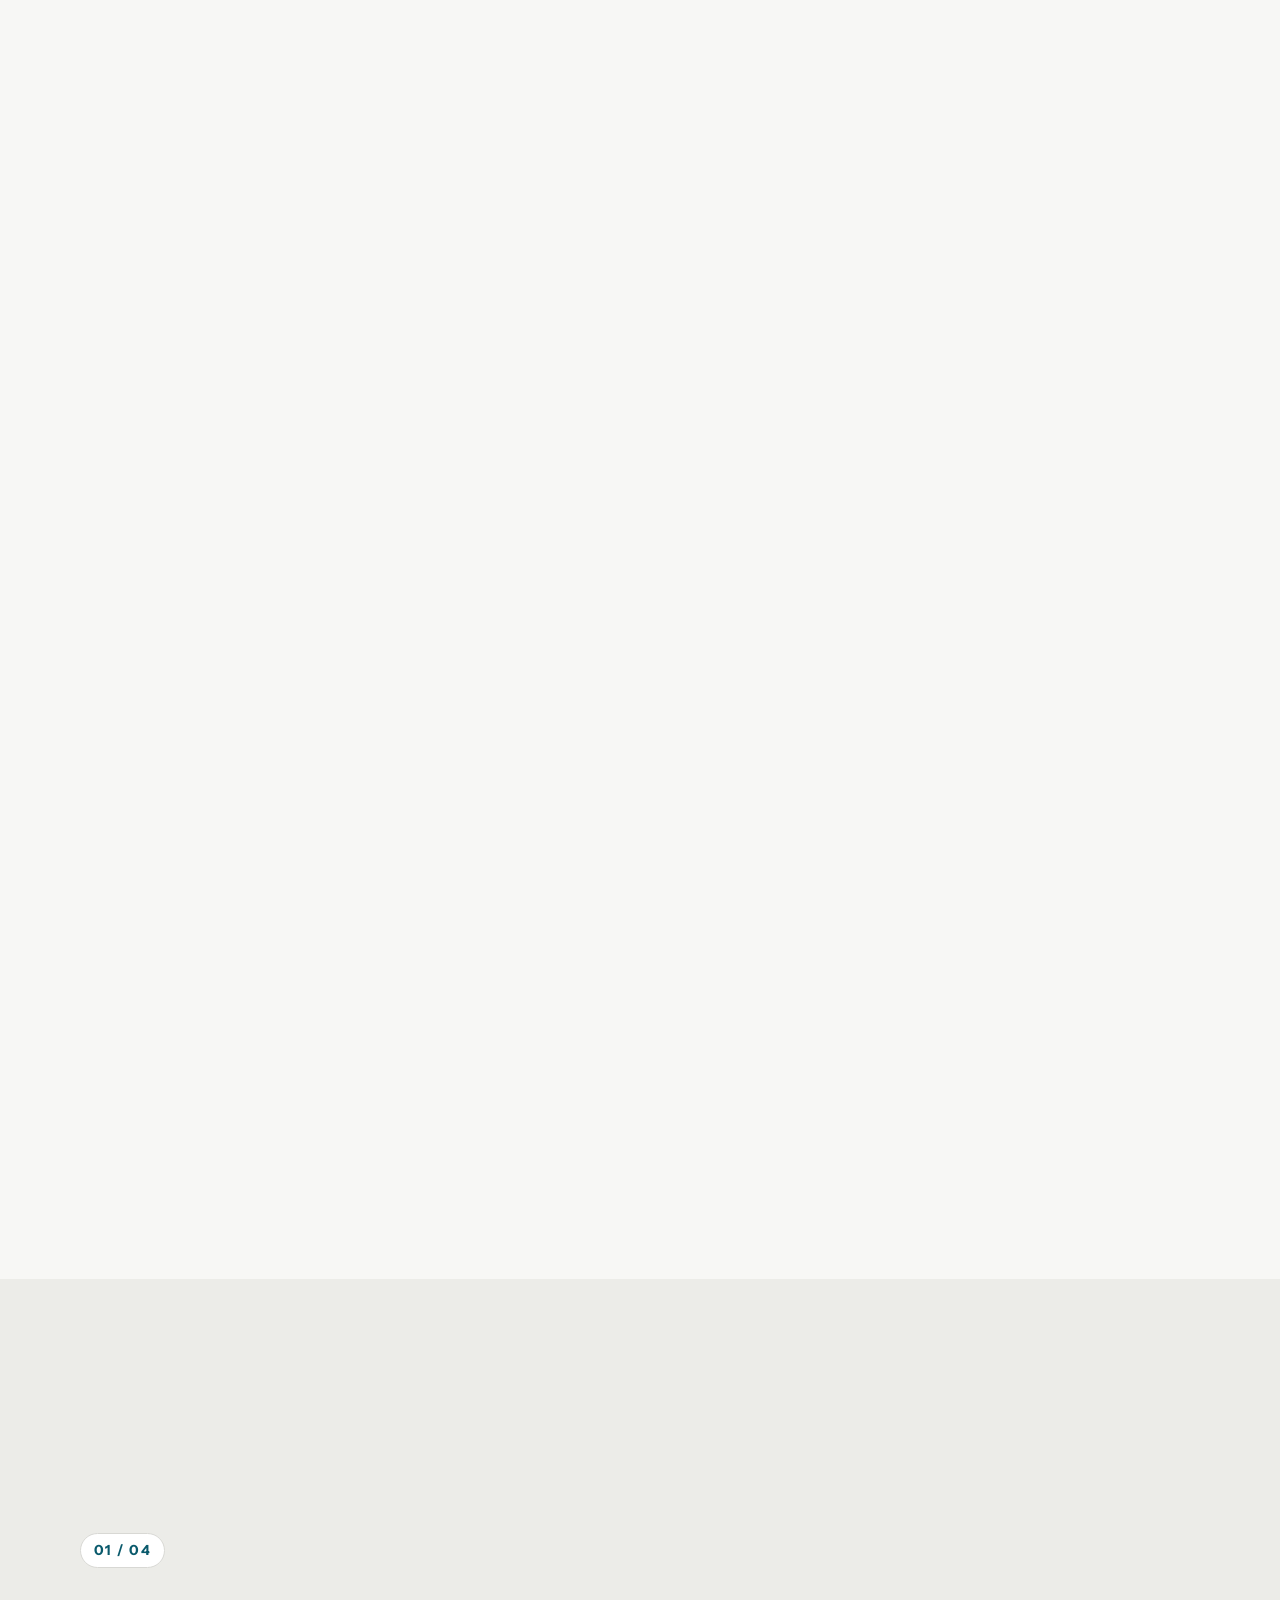
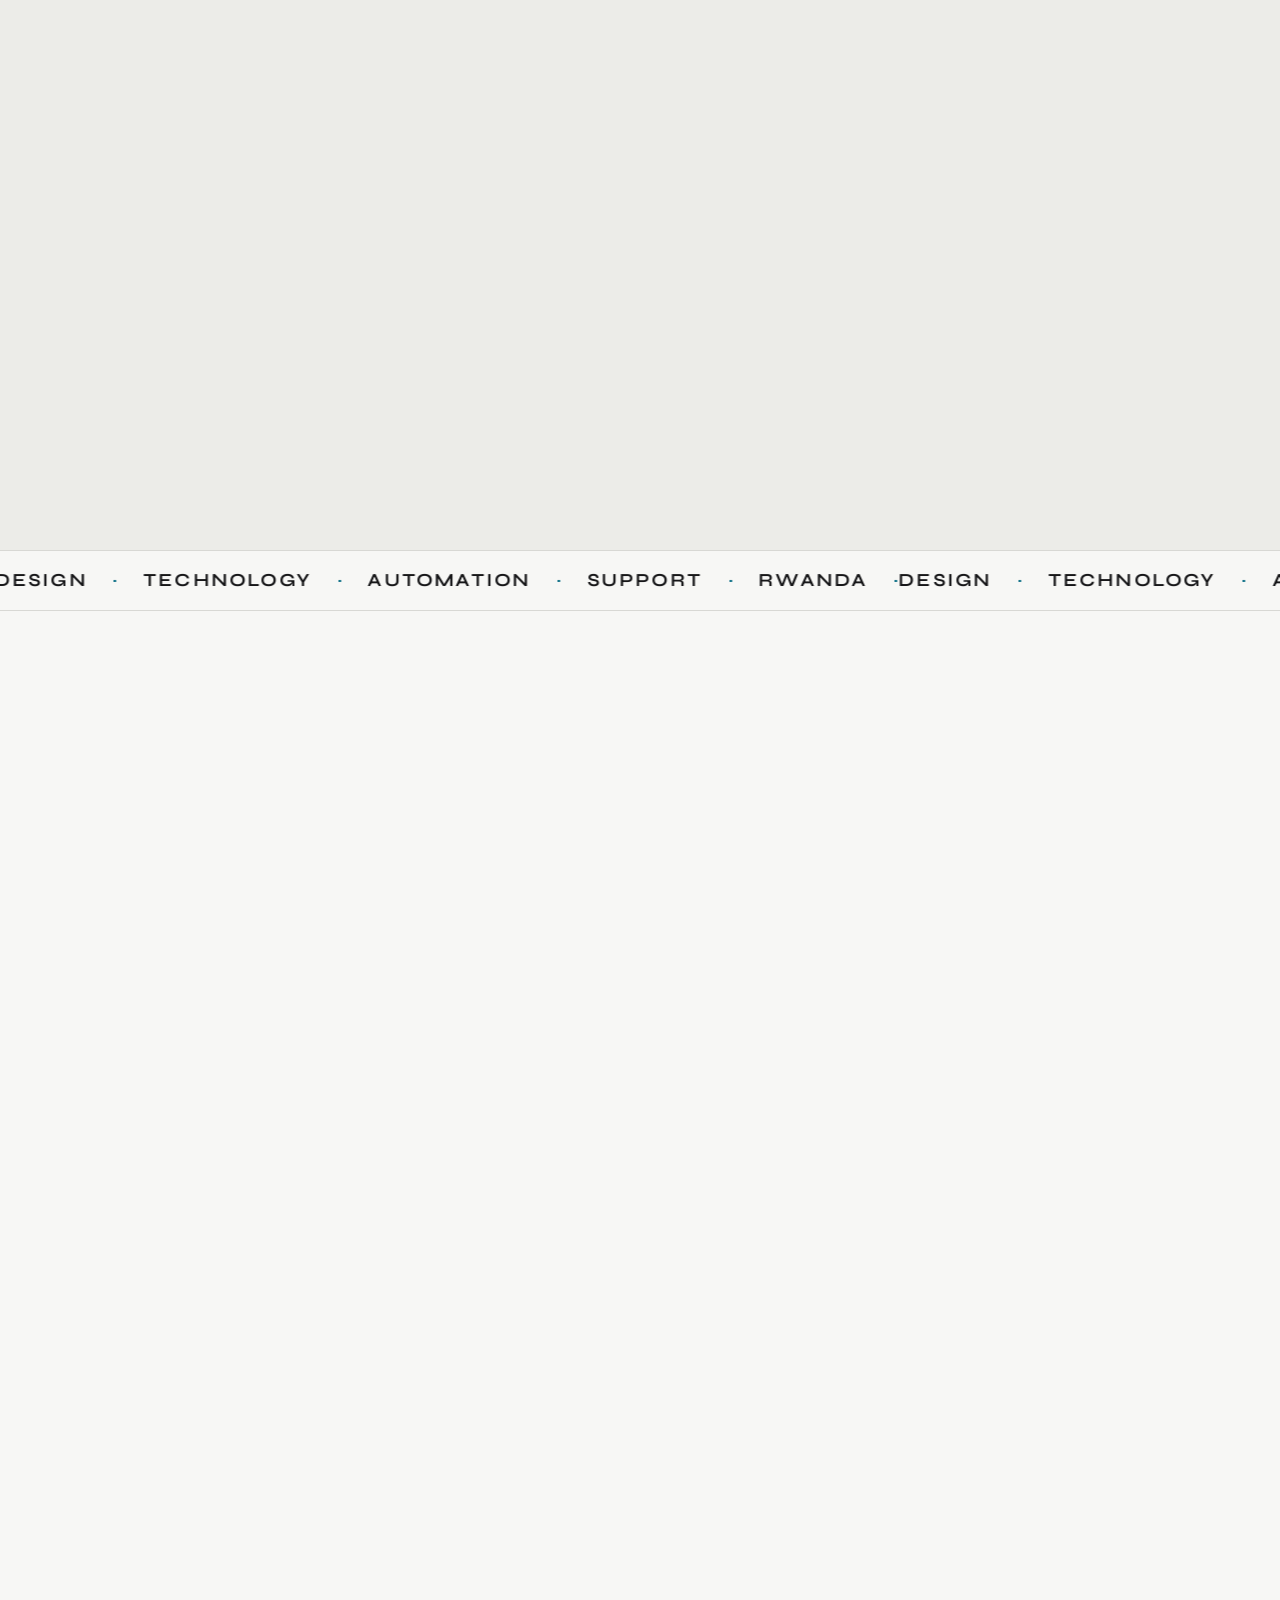
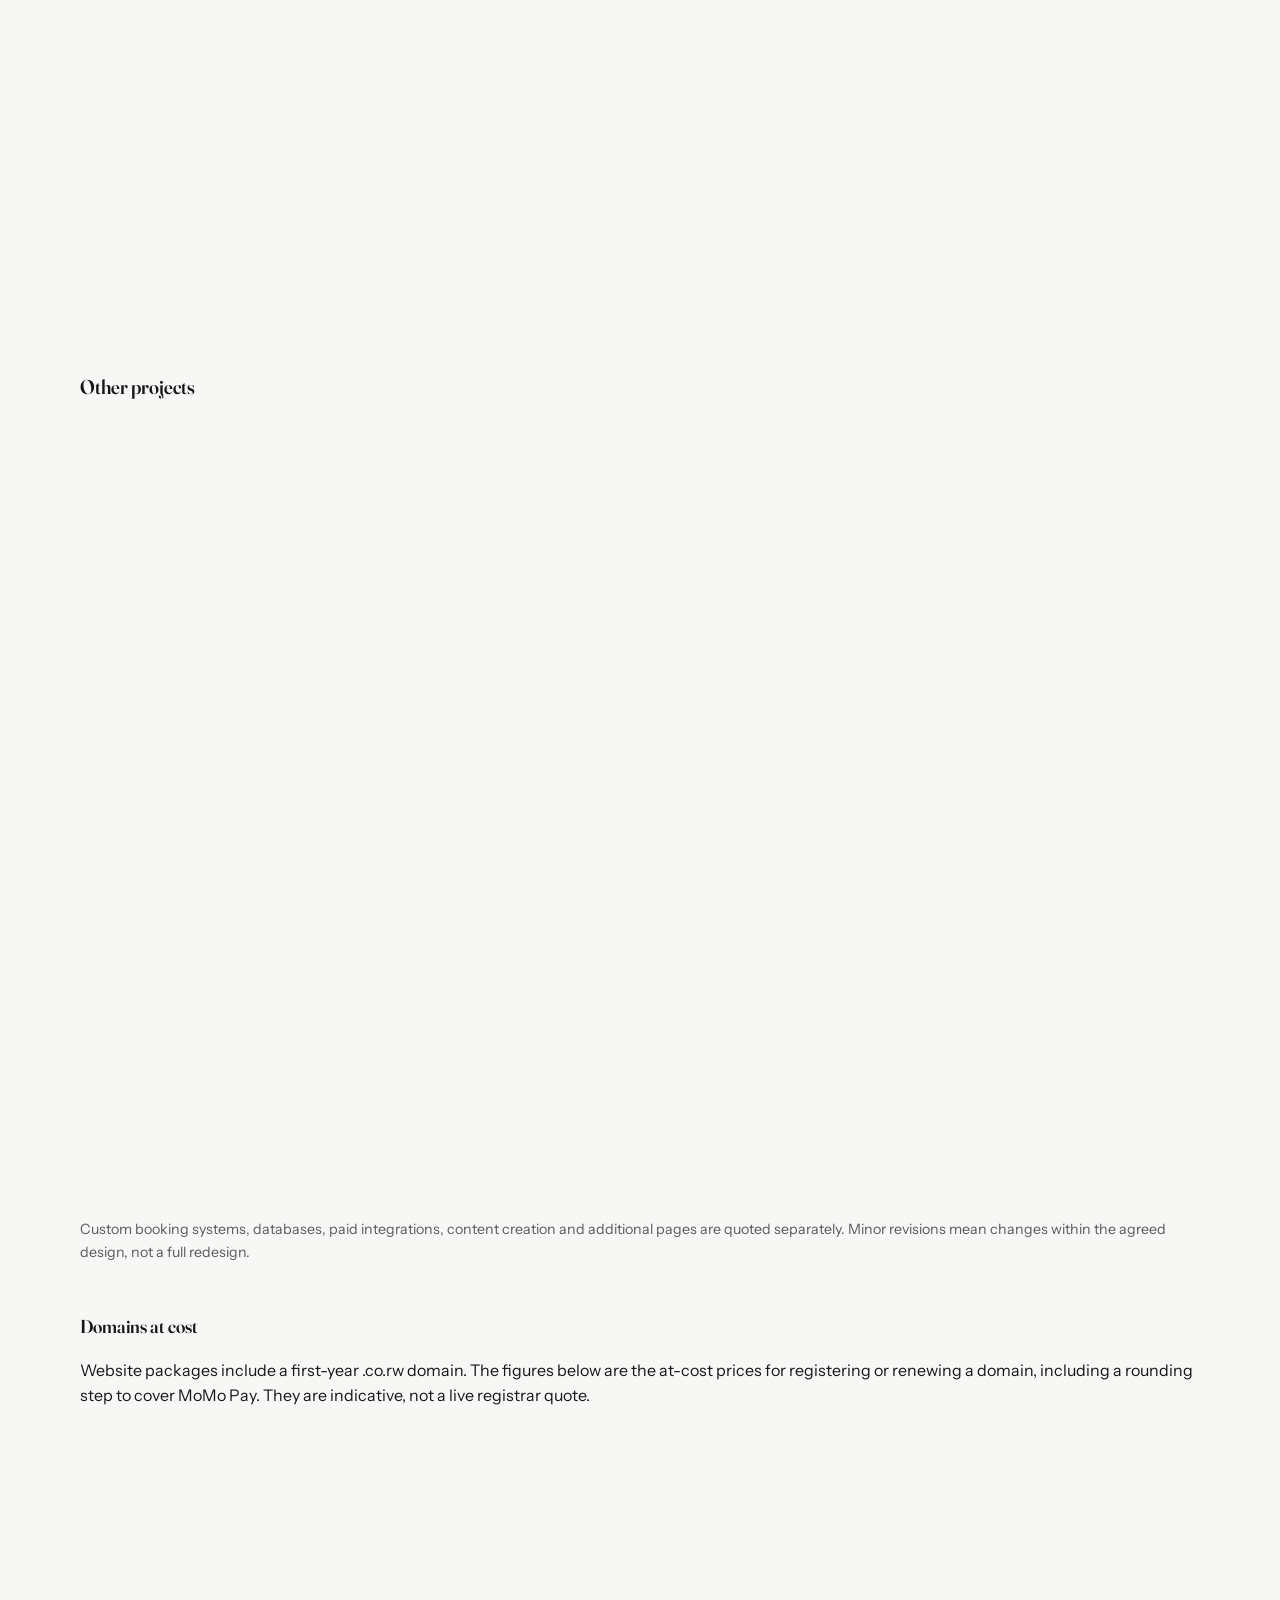
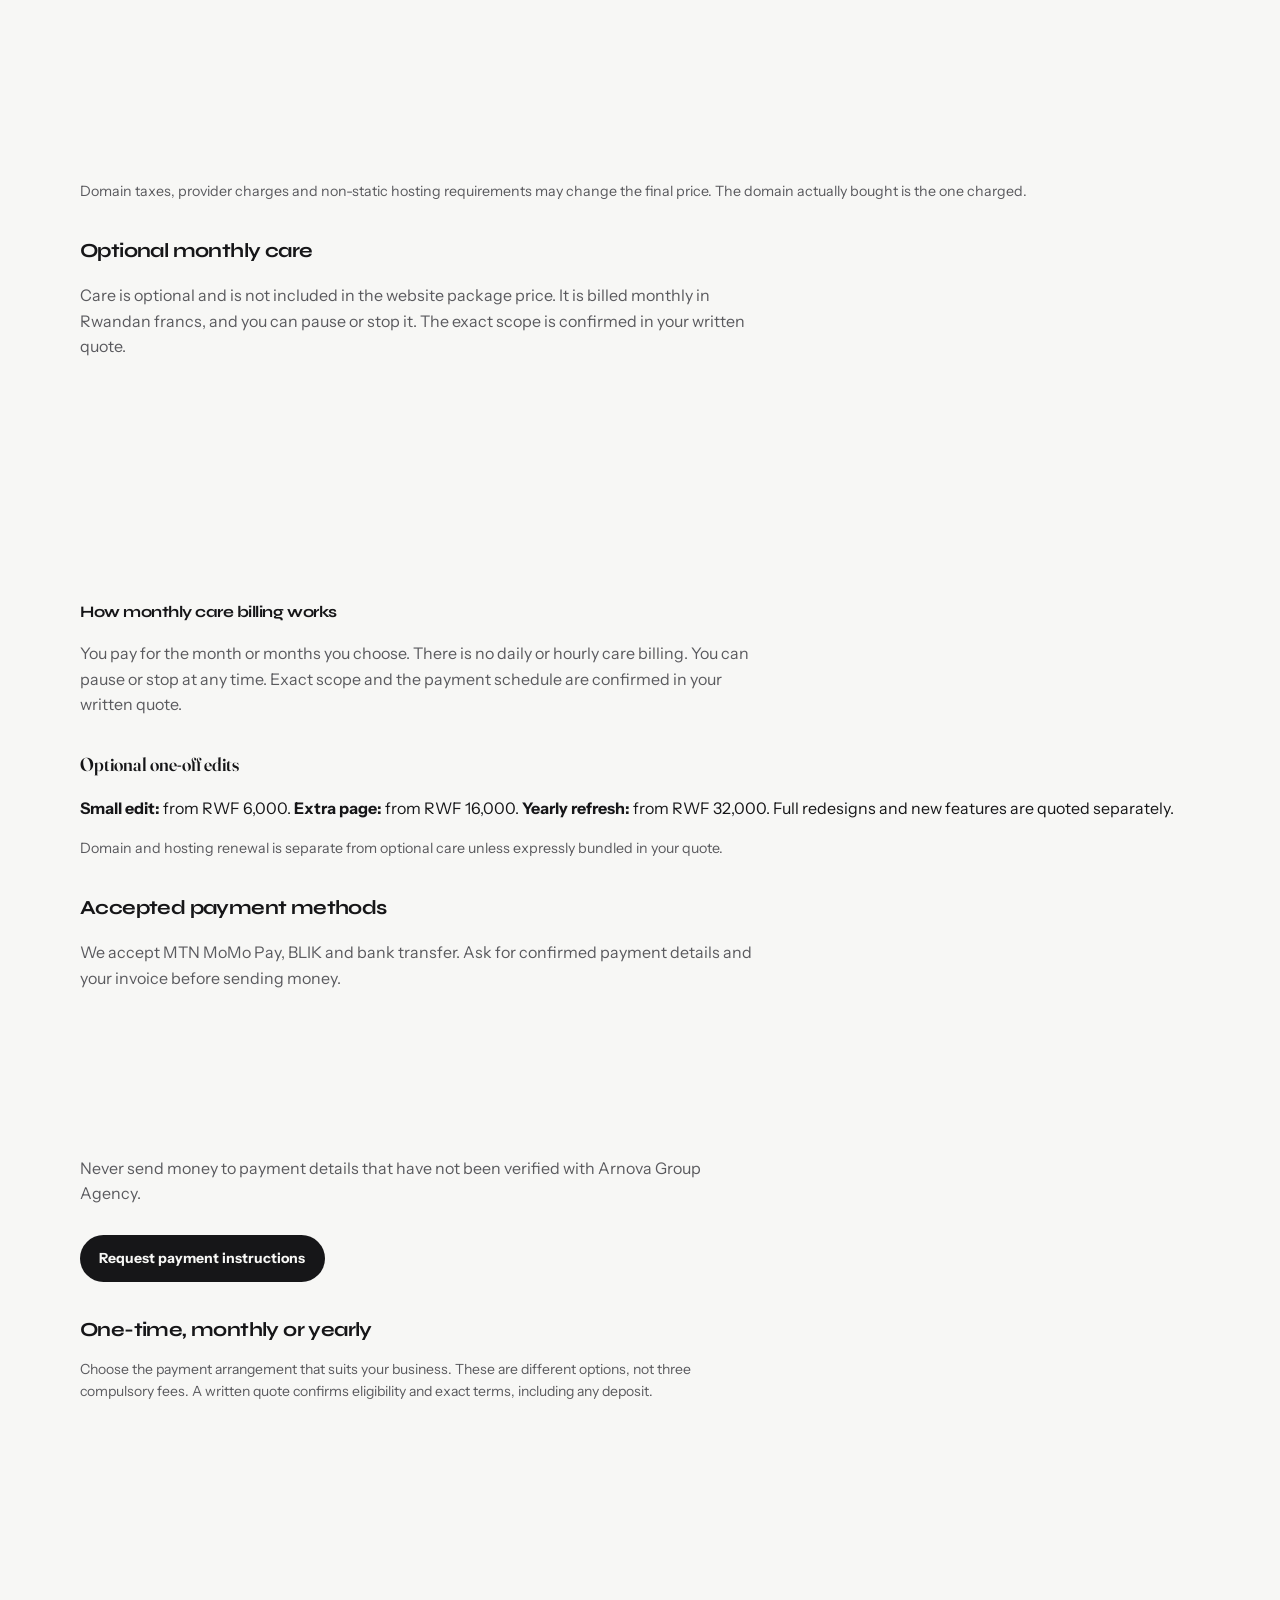
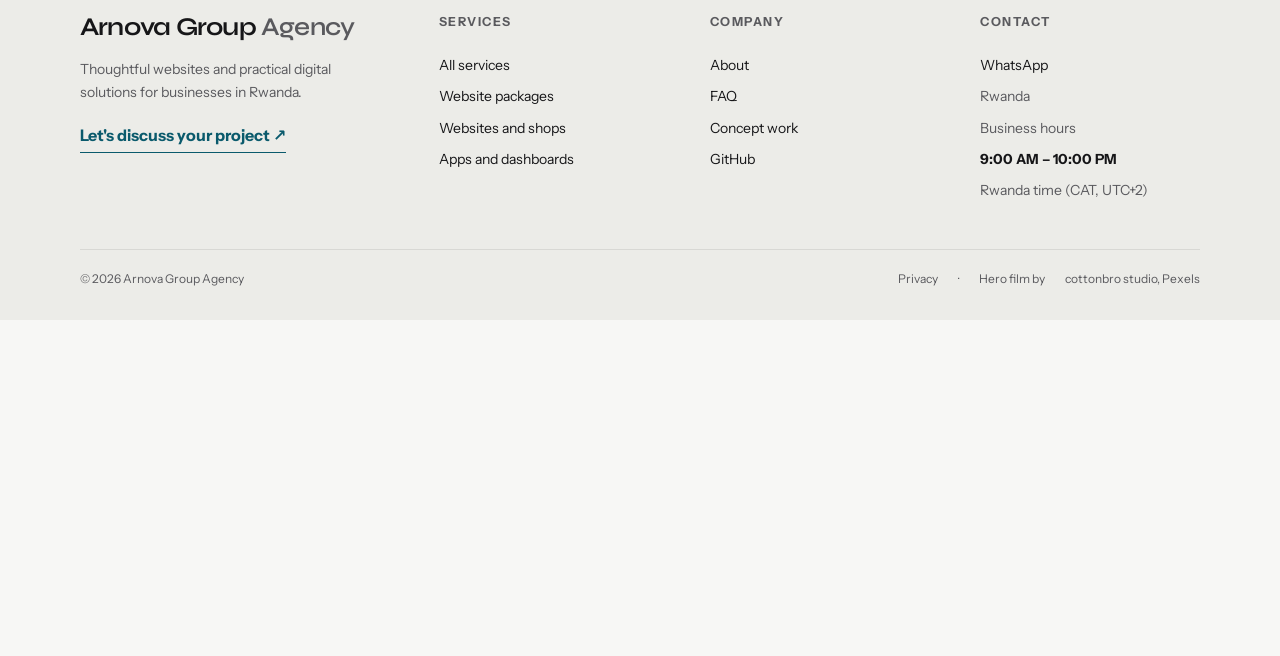
<file: concepts/shisha-supermarket/index.html>
<!doctype html>
<html lang="en">
<head>
<meta charset="utf-8">
<meta http-equiv="Content-Security-Policy" content="default-src 'none'; img-src 'self'; form-action 'none'; object-src 'none'; base-uri 'self'; upgrade-insecure-requests">
<meta name="viewport" content="width=device-width,initial-scale=1,viewport-fit=cover">
<meta name="robots" content="noindex, follow">
<meta http-equiv="refresh" content="0; url=../../#concept-shisha-supermarket">
<link rel="canonical" href="https://arnold-rg.github.io/arnova-group-agency/#concept-shisha-supermarket">
<title>Shisha Supermarket concept | Arnova Group Agency</title>
<link rel="icon" href="../../logo.svg">
</head>
<body>
<p>This concept now lives in the home-page gallery. <a href="../../#concept-shisha-supermarket">View the concept on the home page</a>.</p>
</body>
</html>
</file>
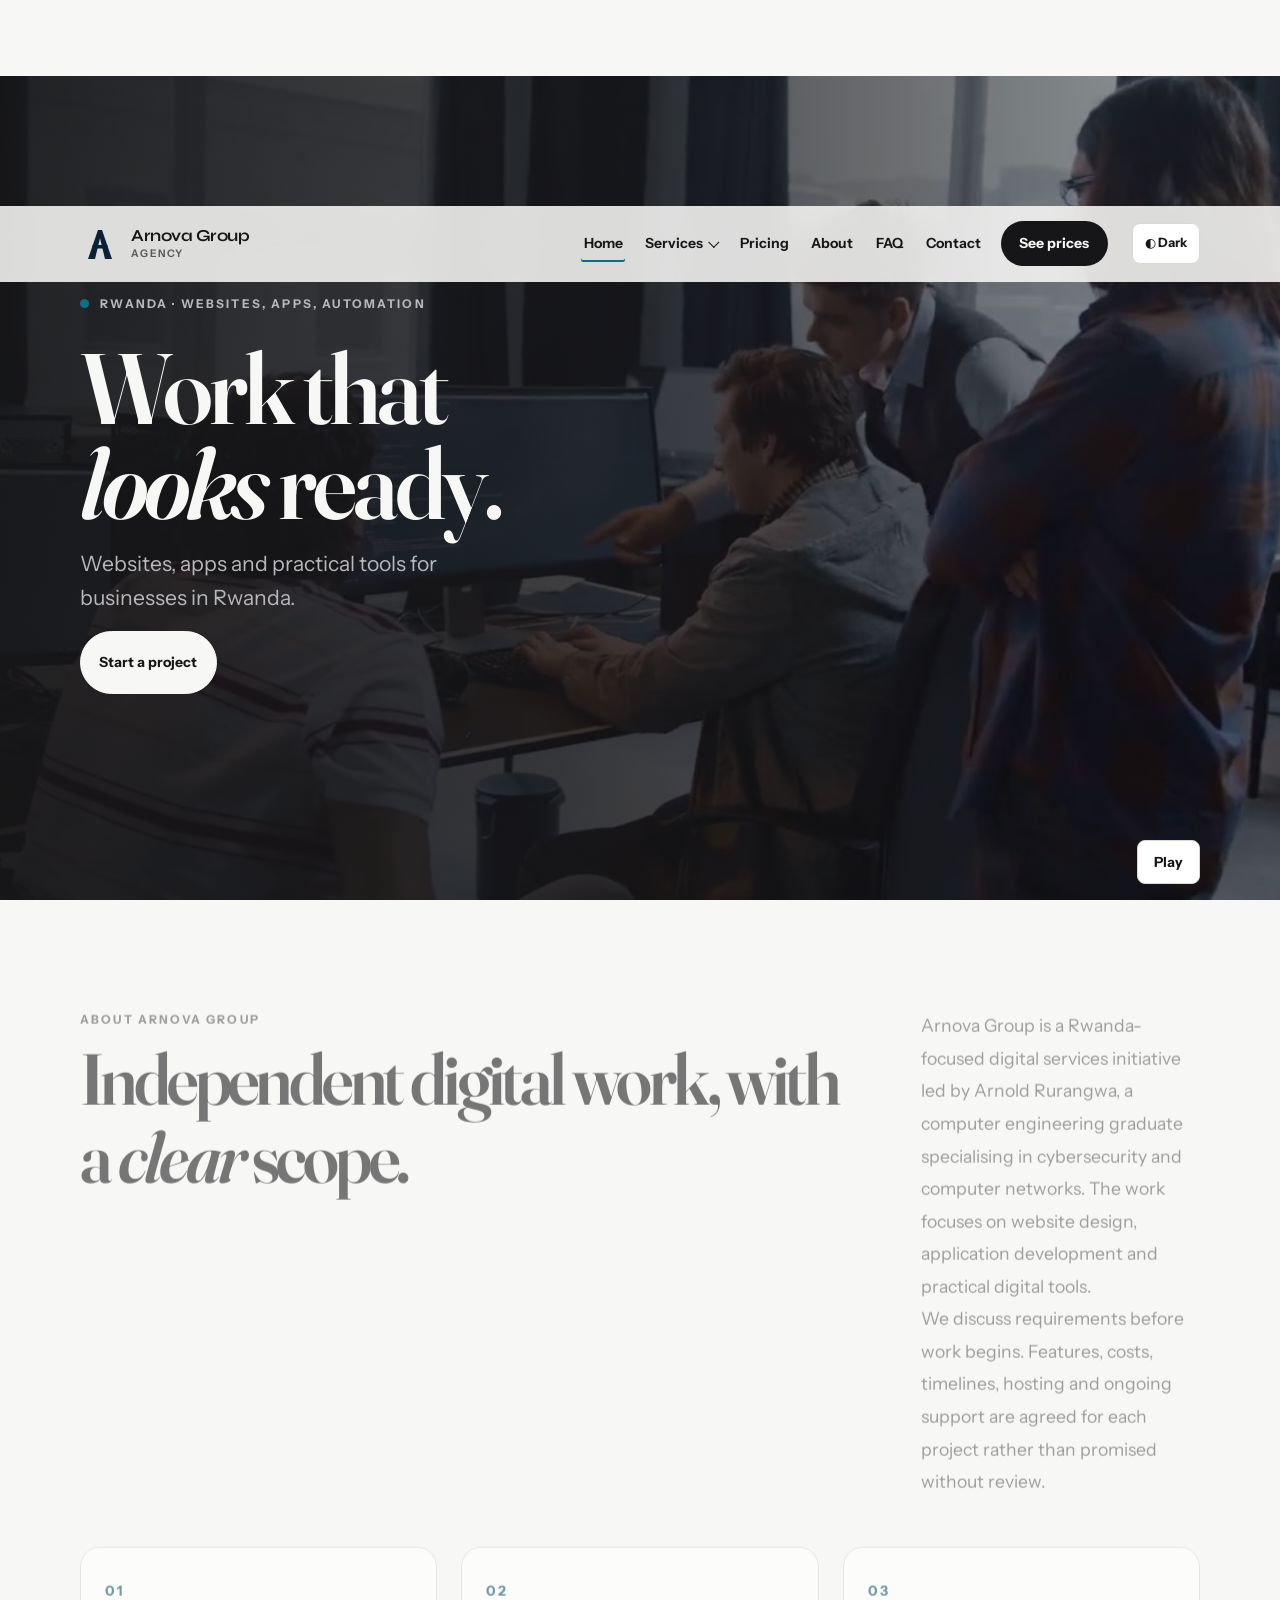
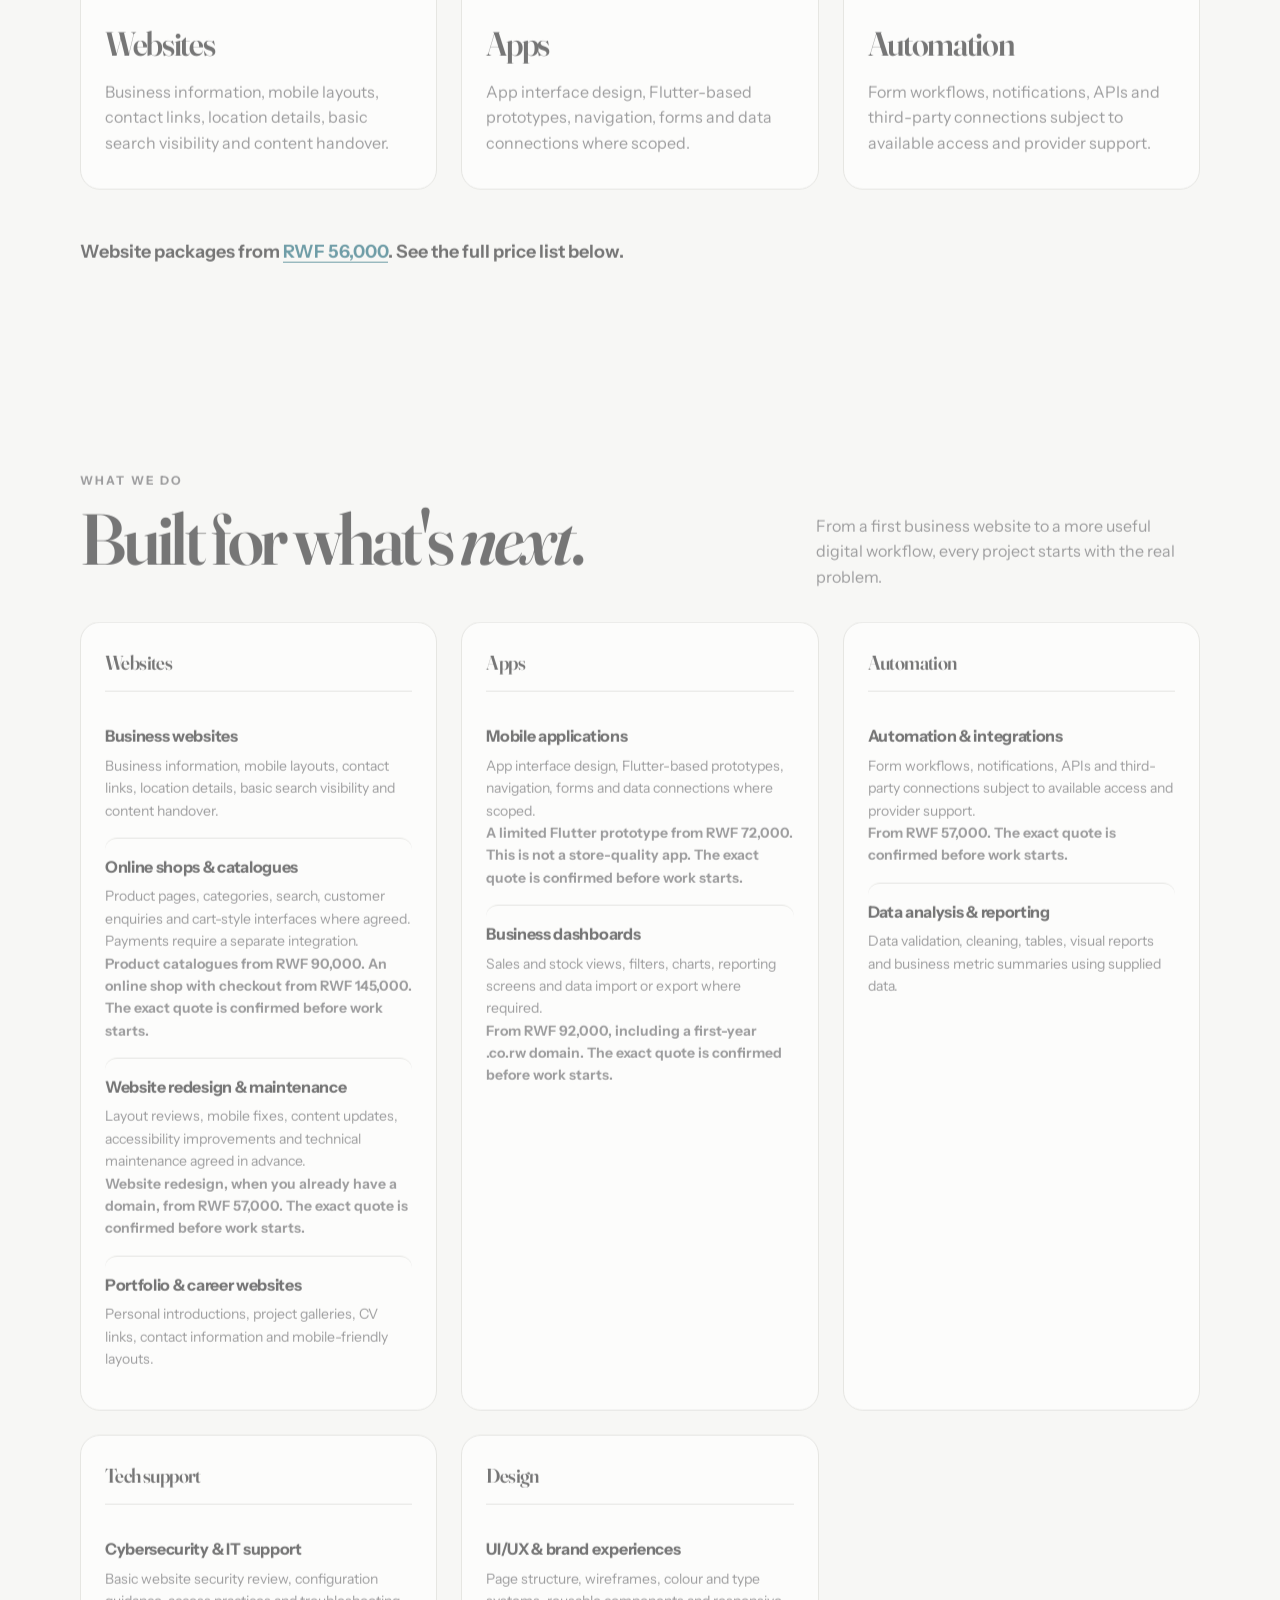
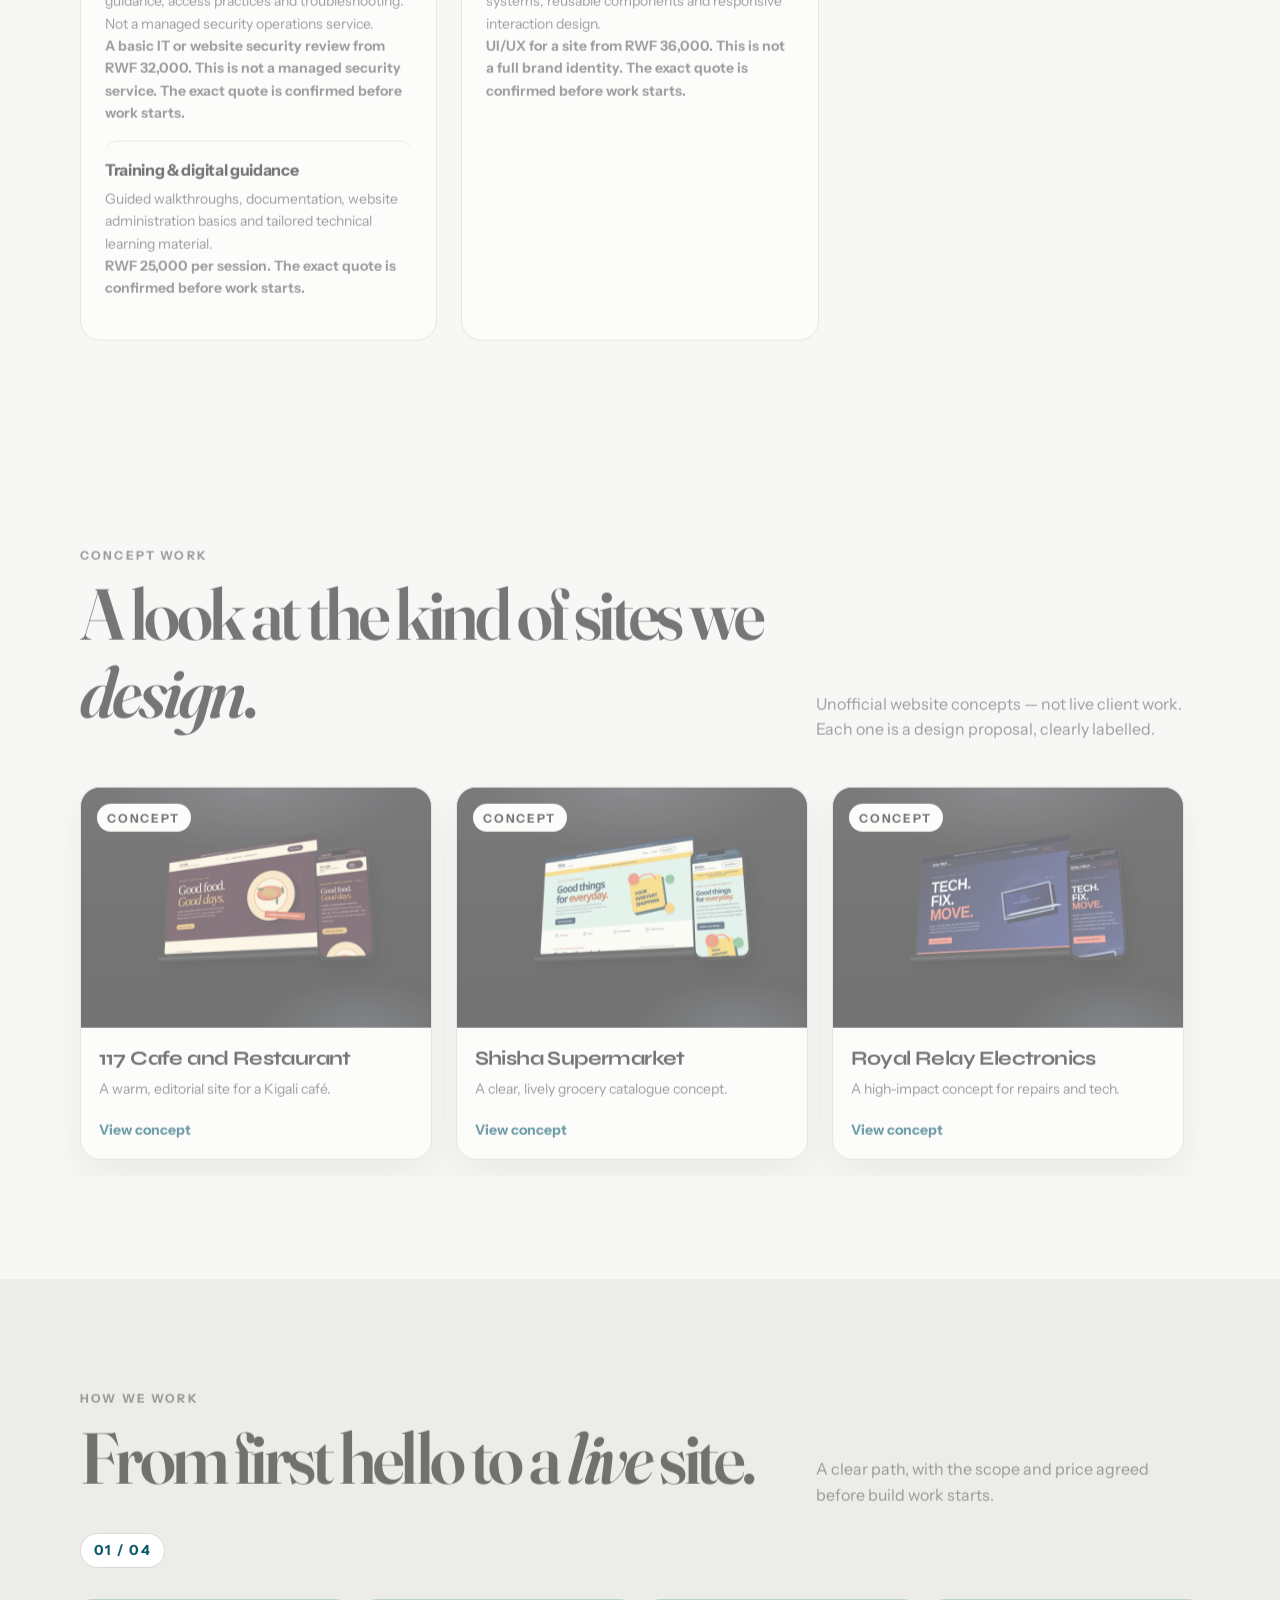
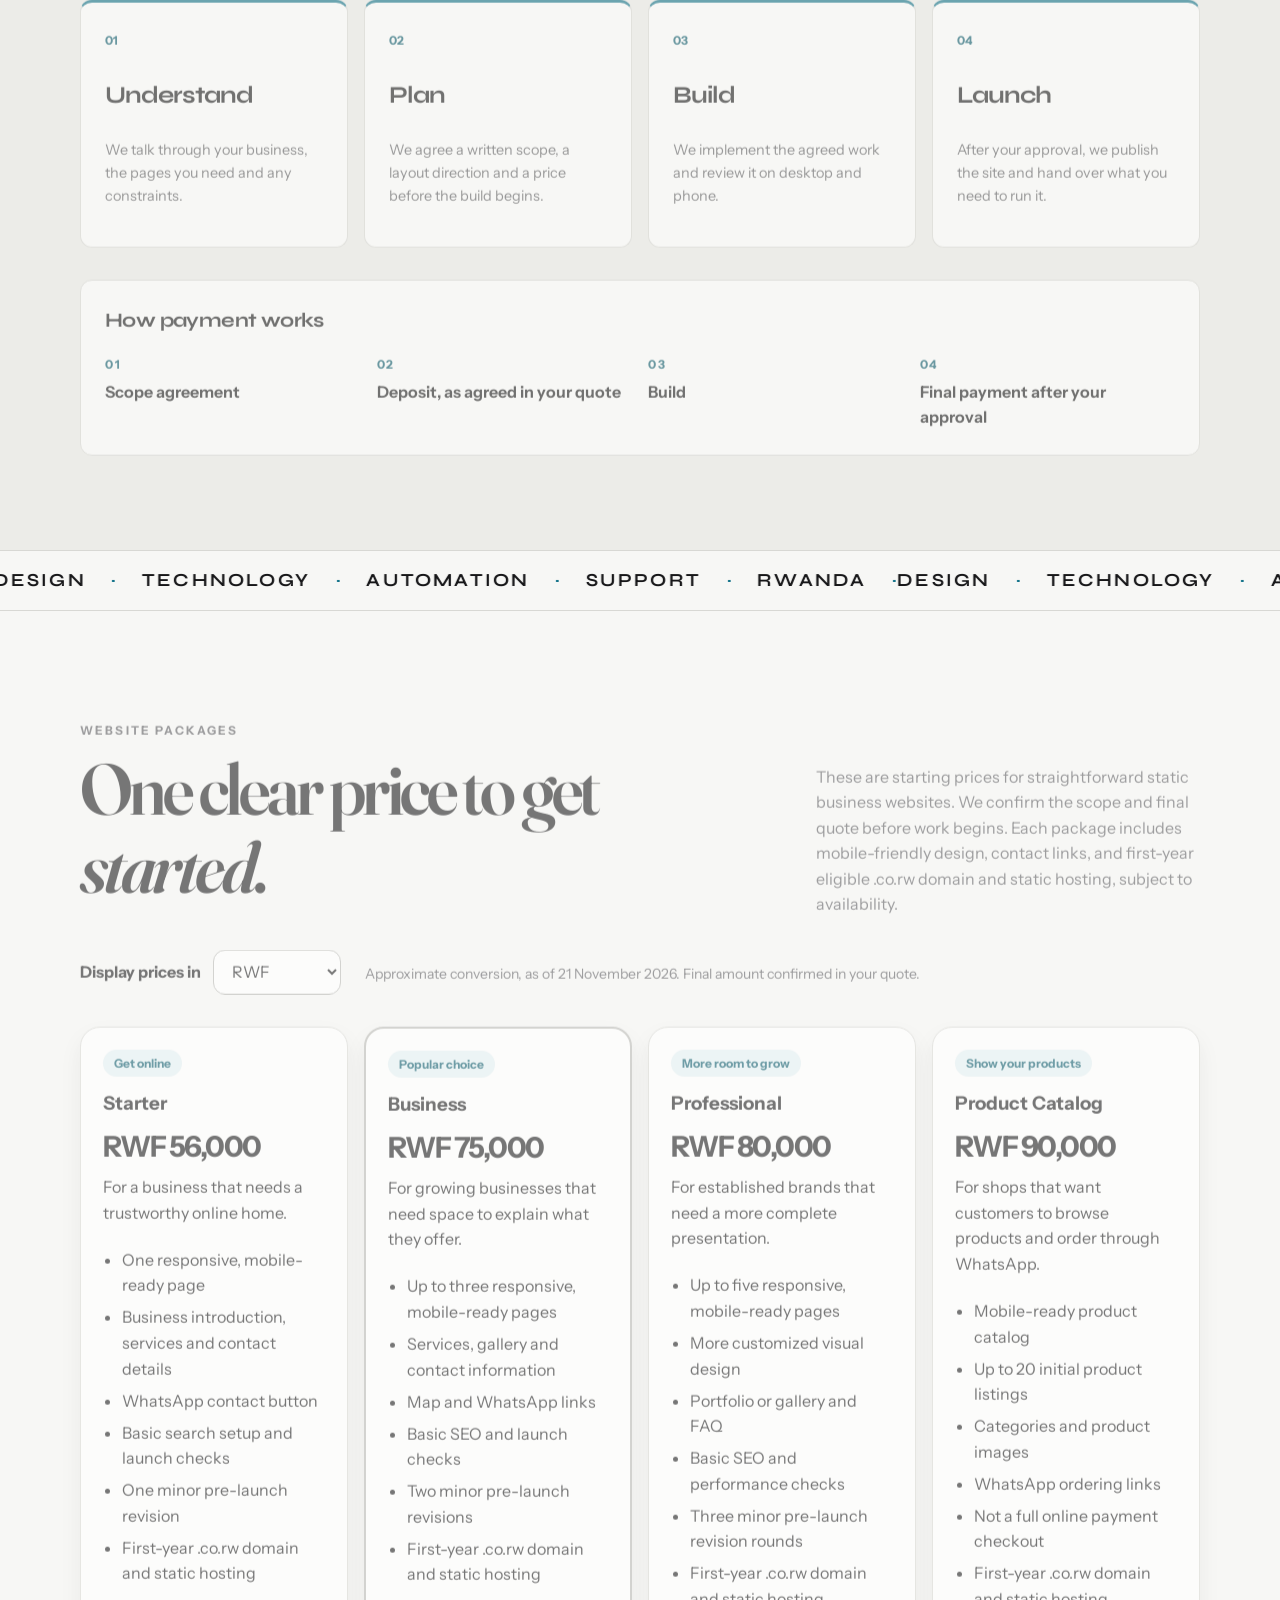
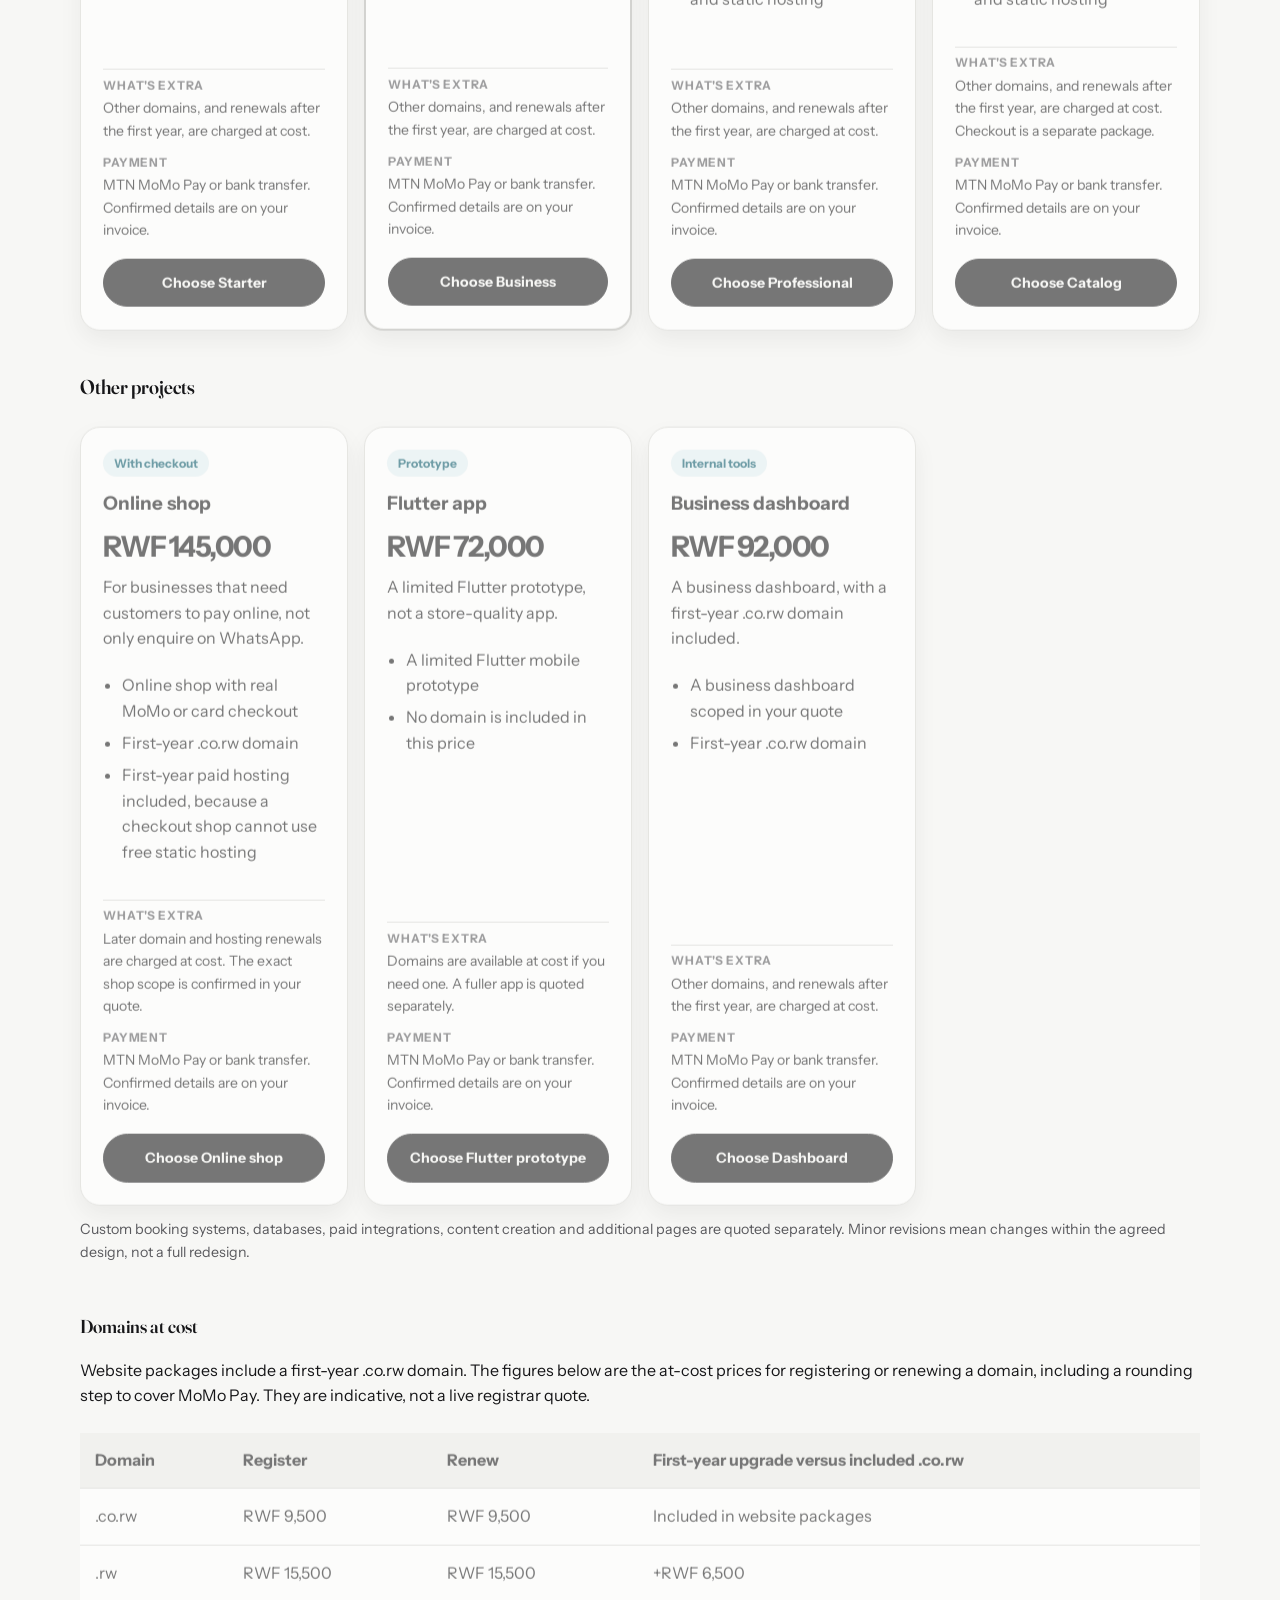
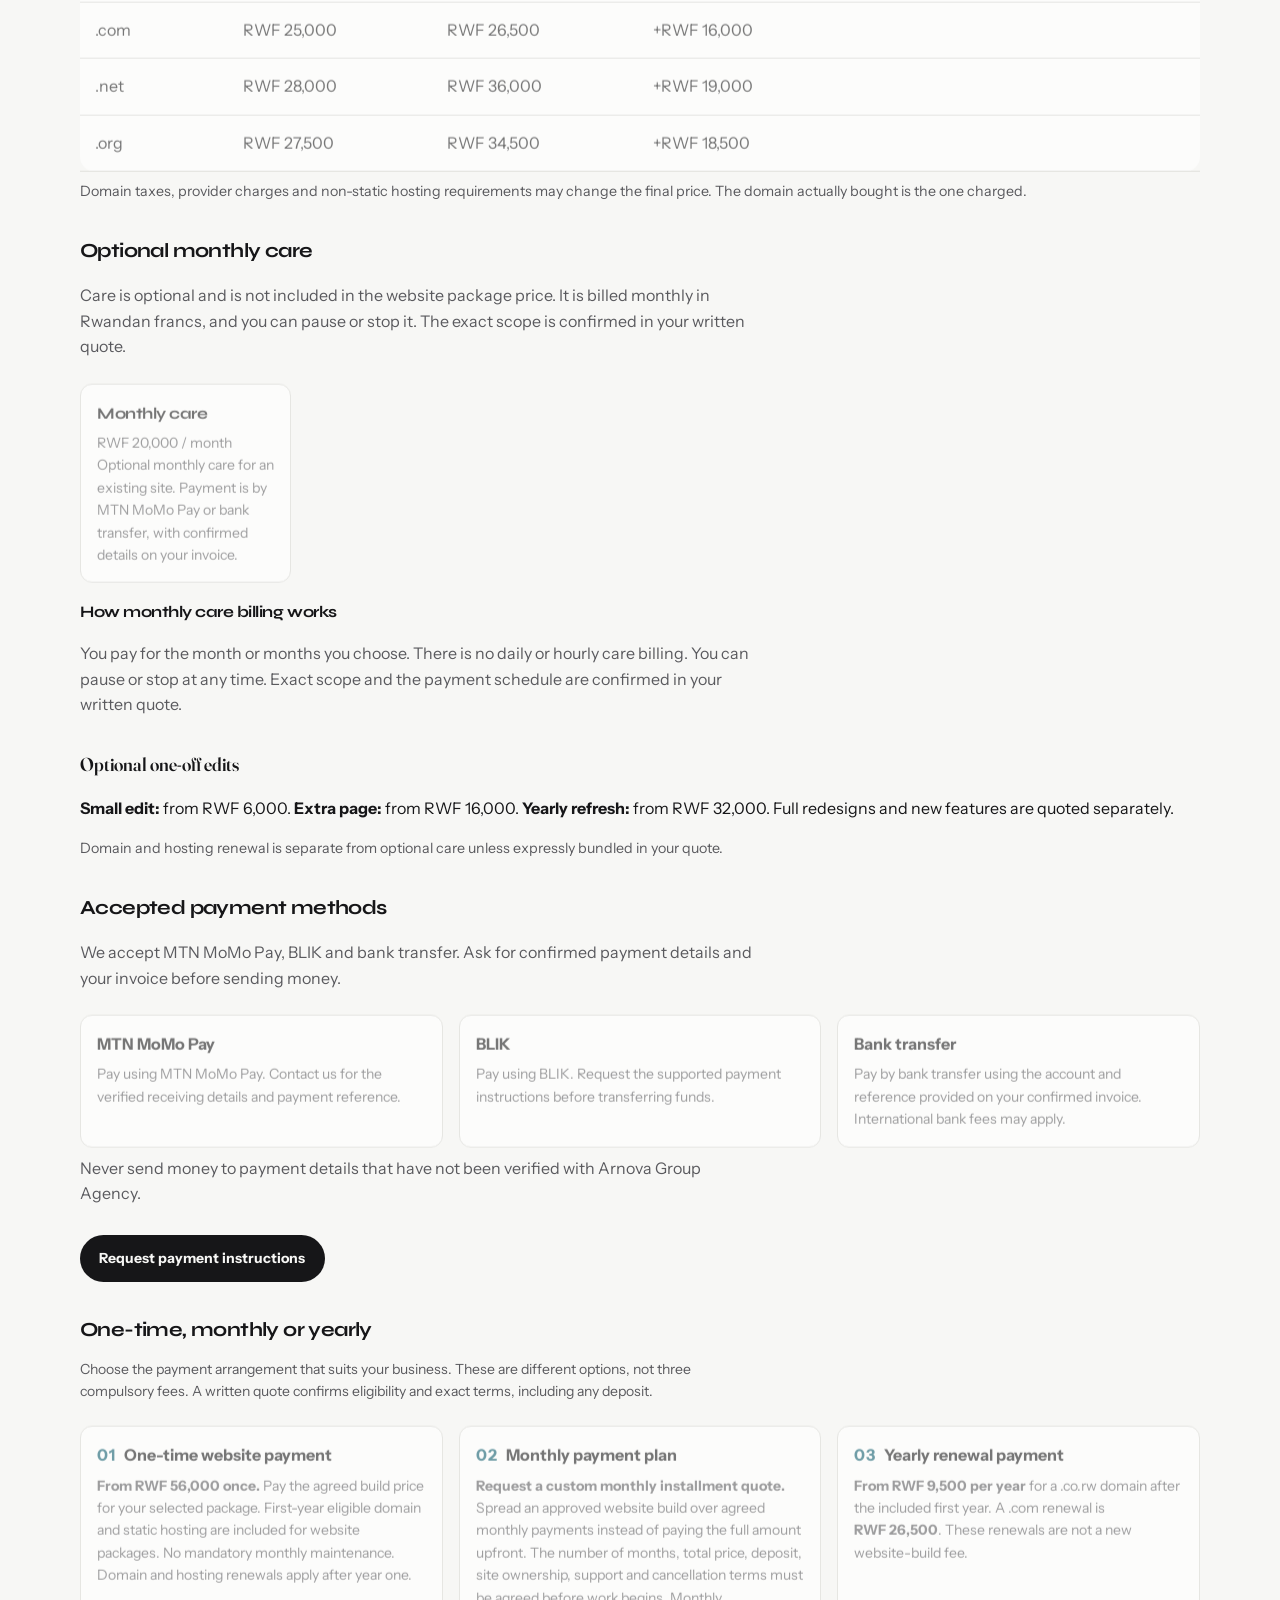
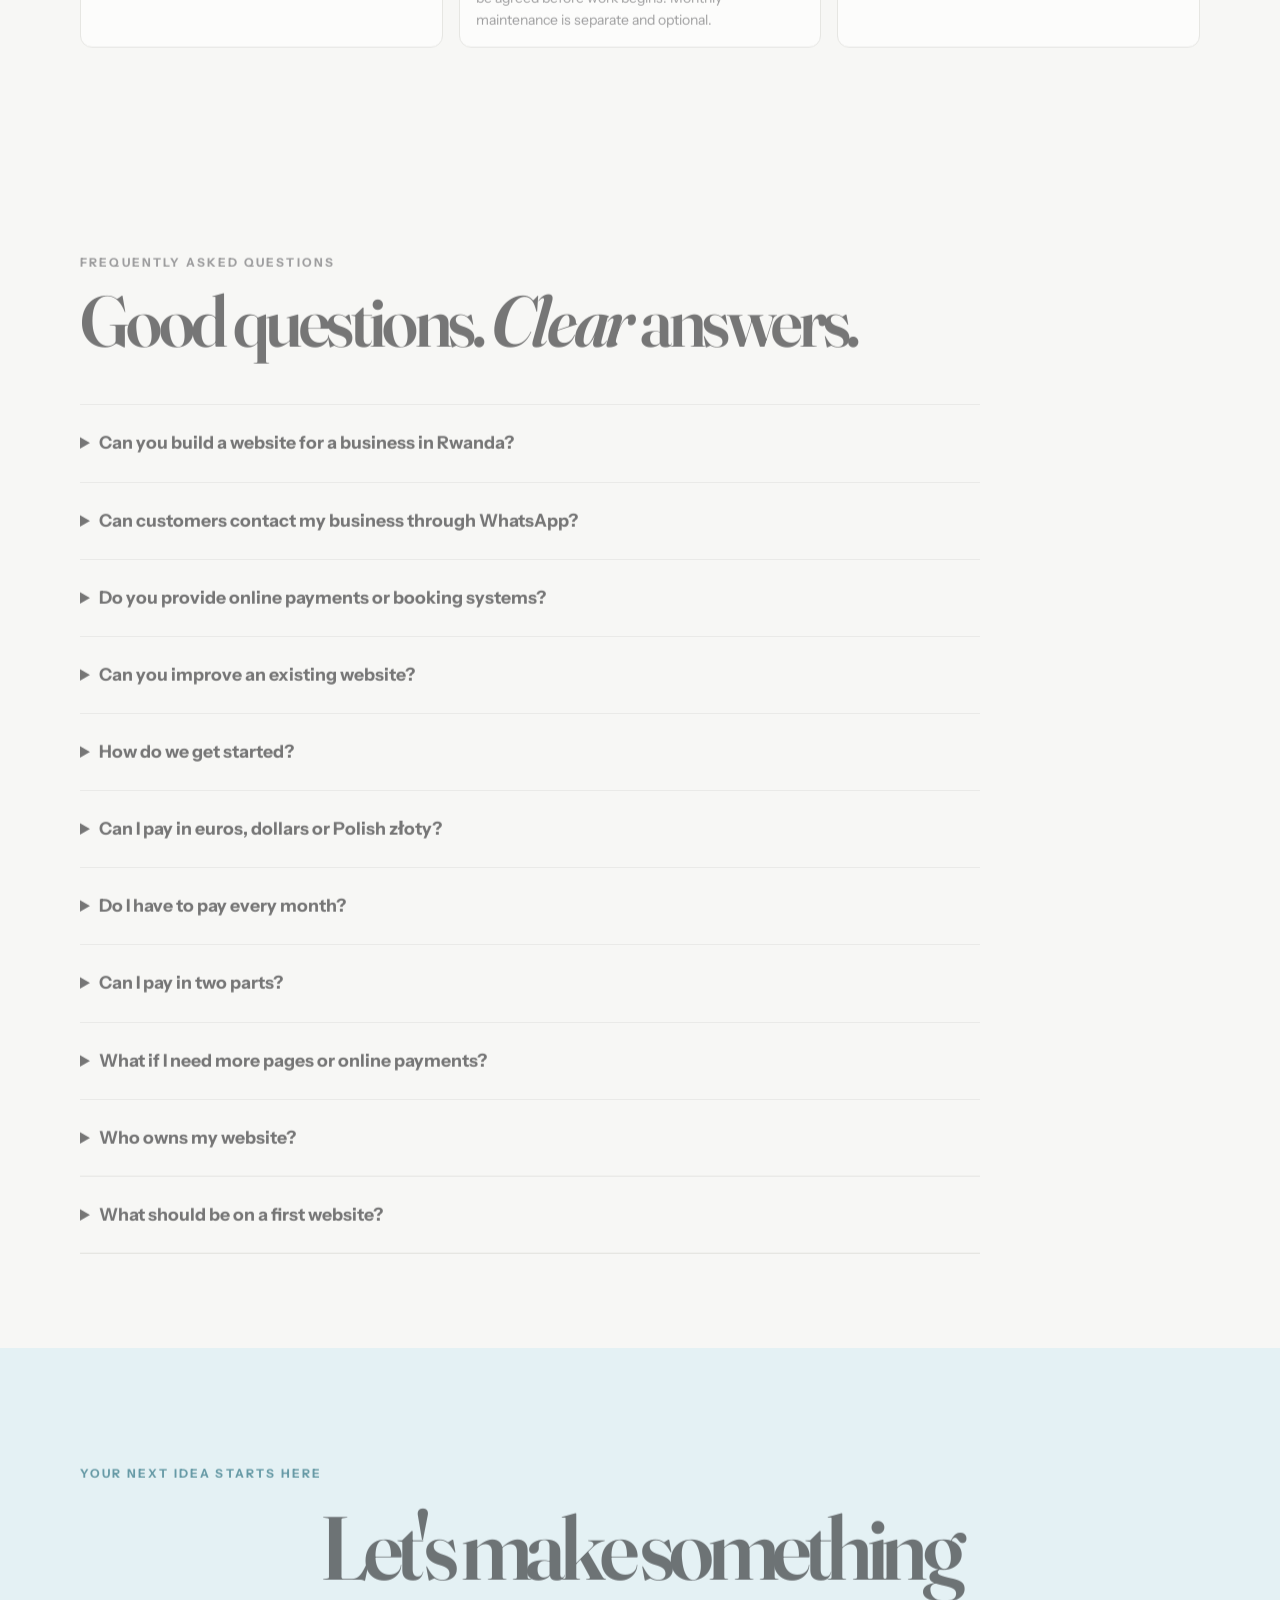
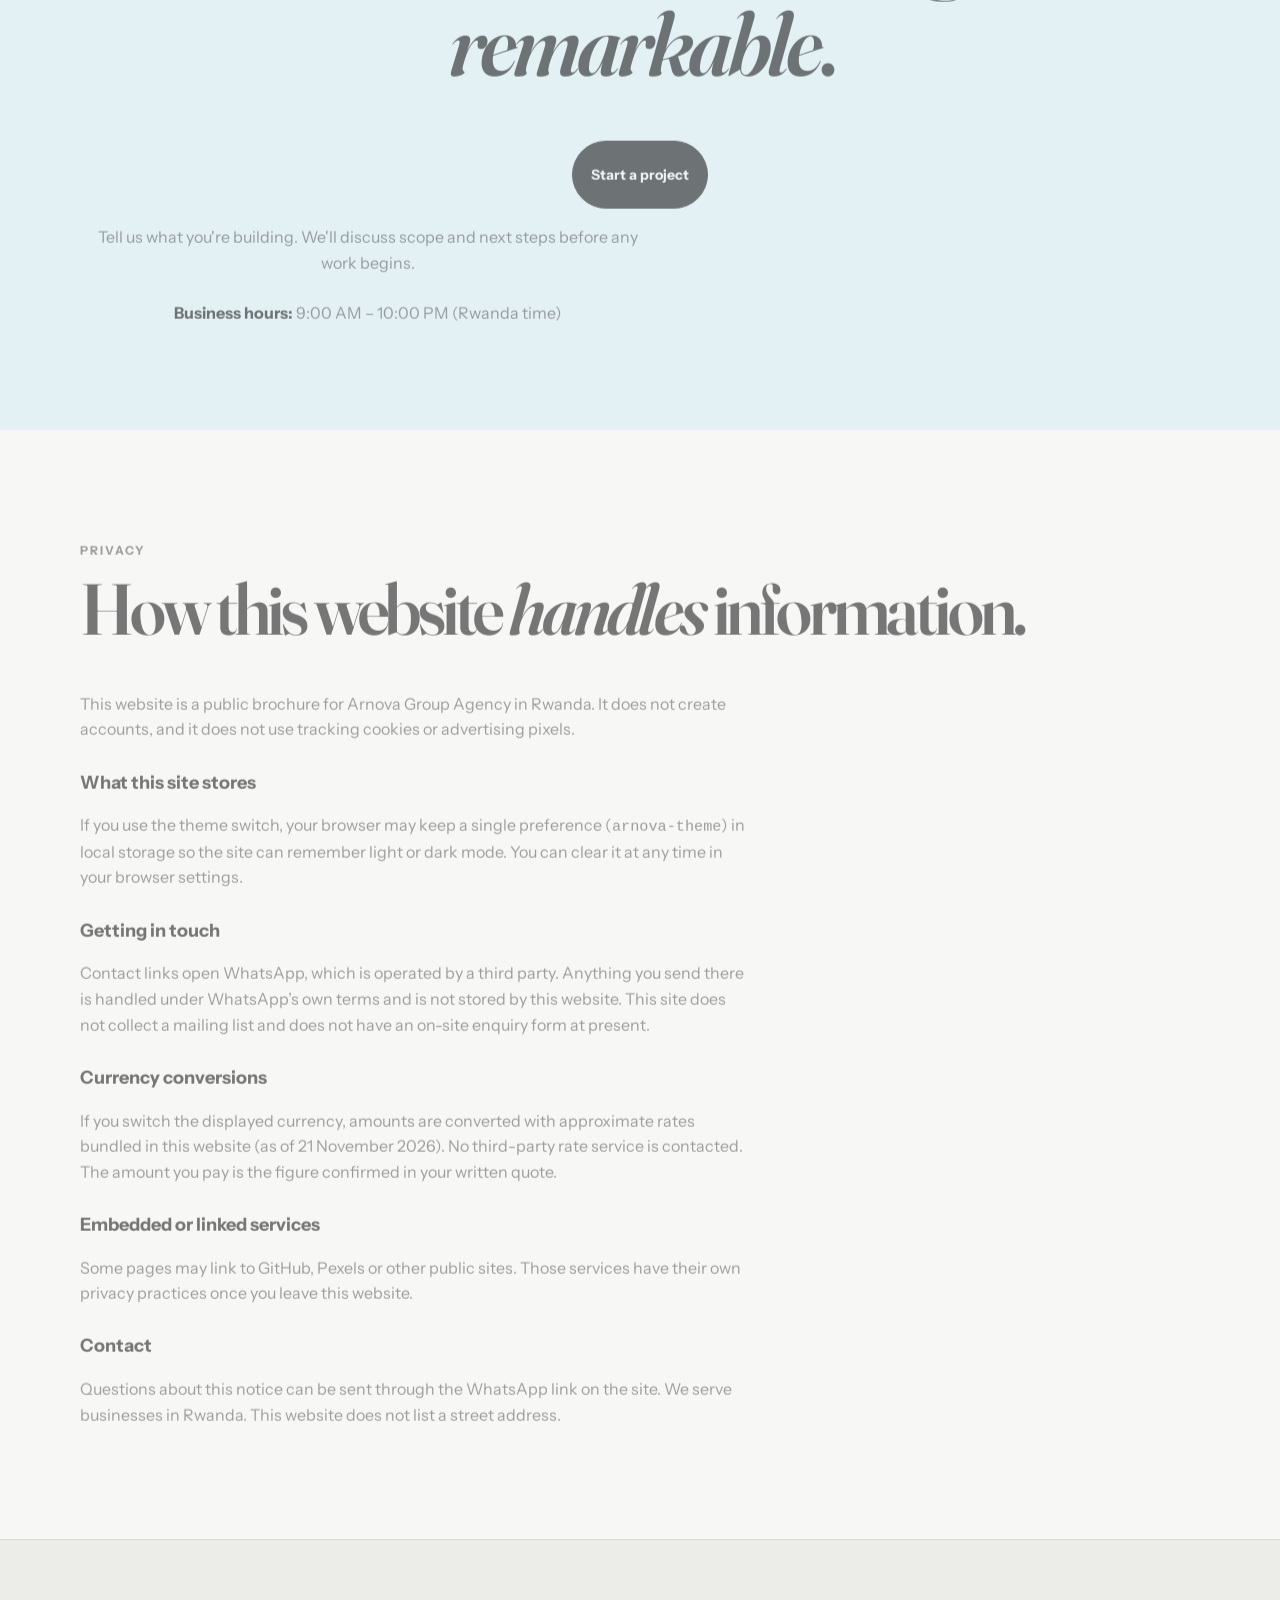
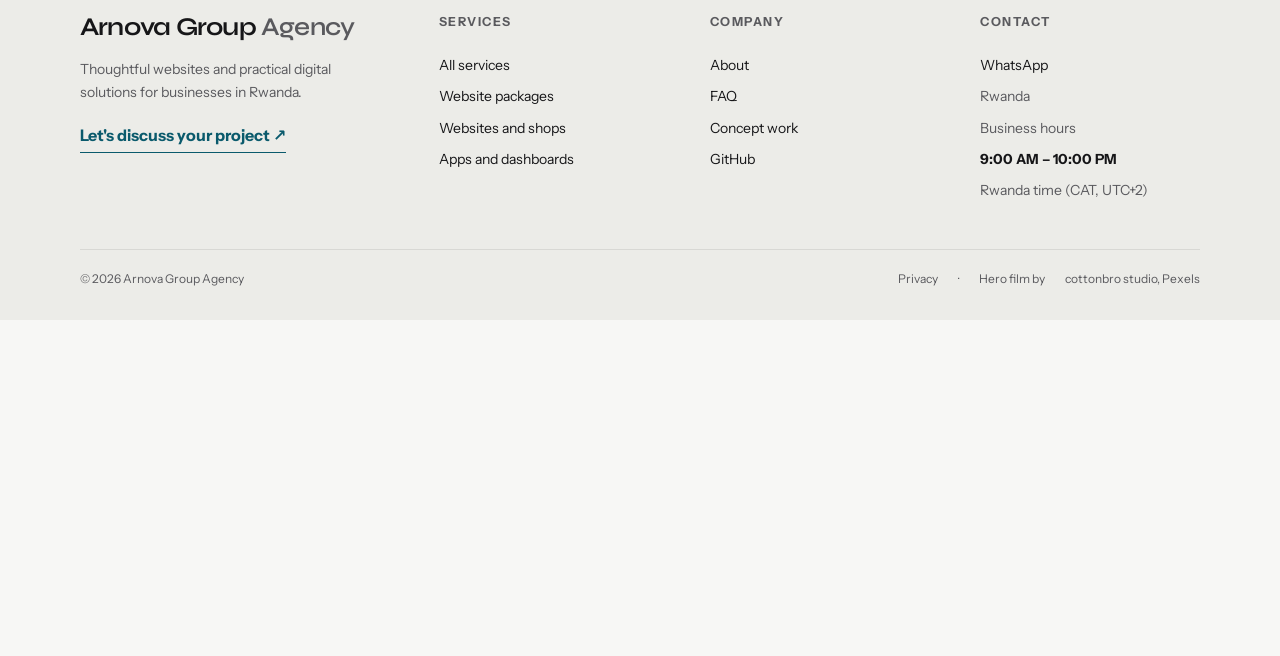
<file: privacy.html>
<!doctype html>
<html lang="en">
<head>
<meta charset="utf-8">
<meta http-equiv="Content-Security-Policy" content="default-src 'none'; img-src 'self'; form-action 'none'; object-src 'none'; base-uri 'self'; upgrade-insecure-requests">
<meta name="viewport" content="width=device-width,initial-scale=1,viewport-fit=cover">
<meta name="robots" content="noindex, follow">
<meta http-equiv="refresh" content="0; url=./#privacy">
<link rel="canonical" href="https://arnold-rg.github.io/arnova-group-agency/#privacy">
<title>Privacy | Arnova Group Agency</title>
<link rel="icon" href="logo.svg">
</head>
<body>
<p>The privacy notice now lives on the home page. <a href="./#privacy">Read the privacy notice</a>.</p>
</body>
</html>
</file>
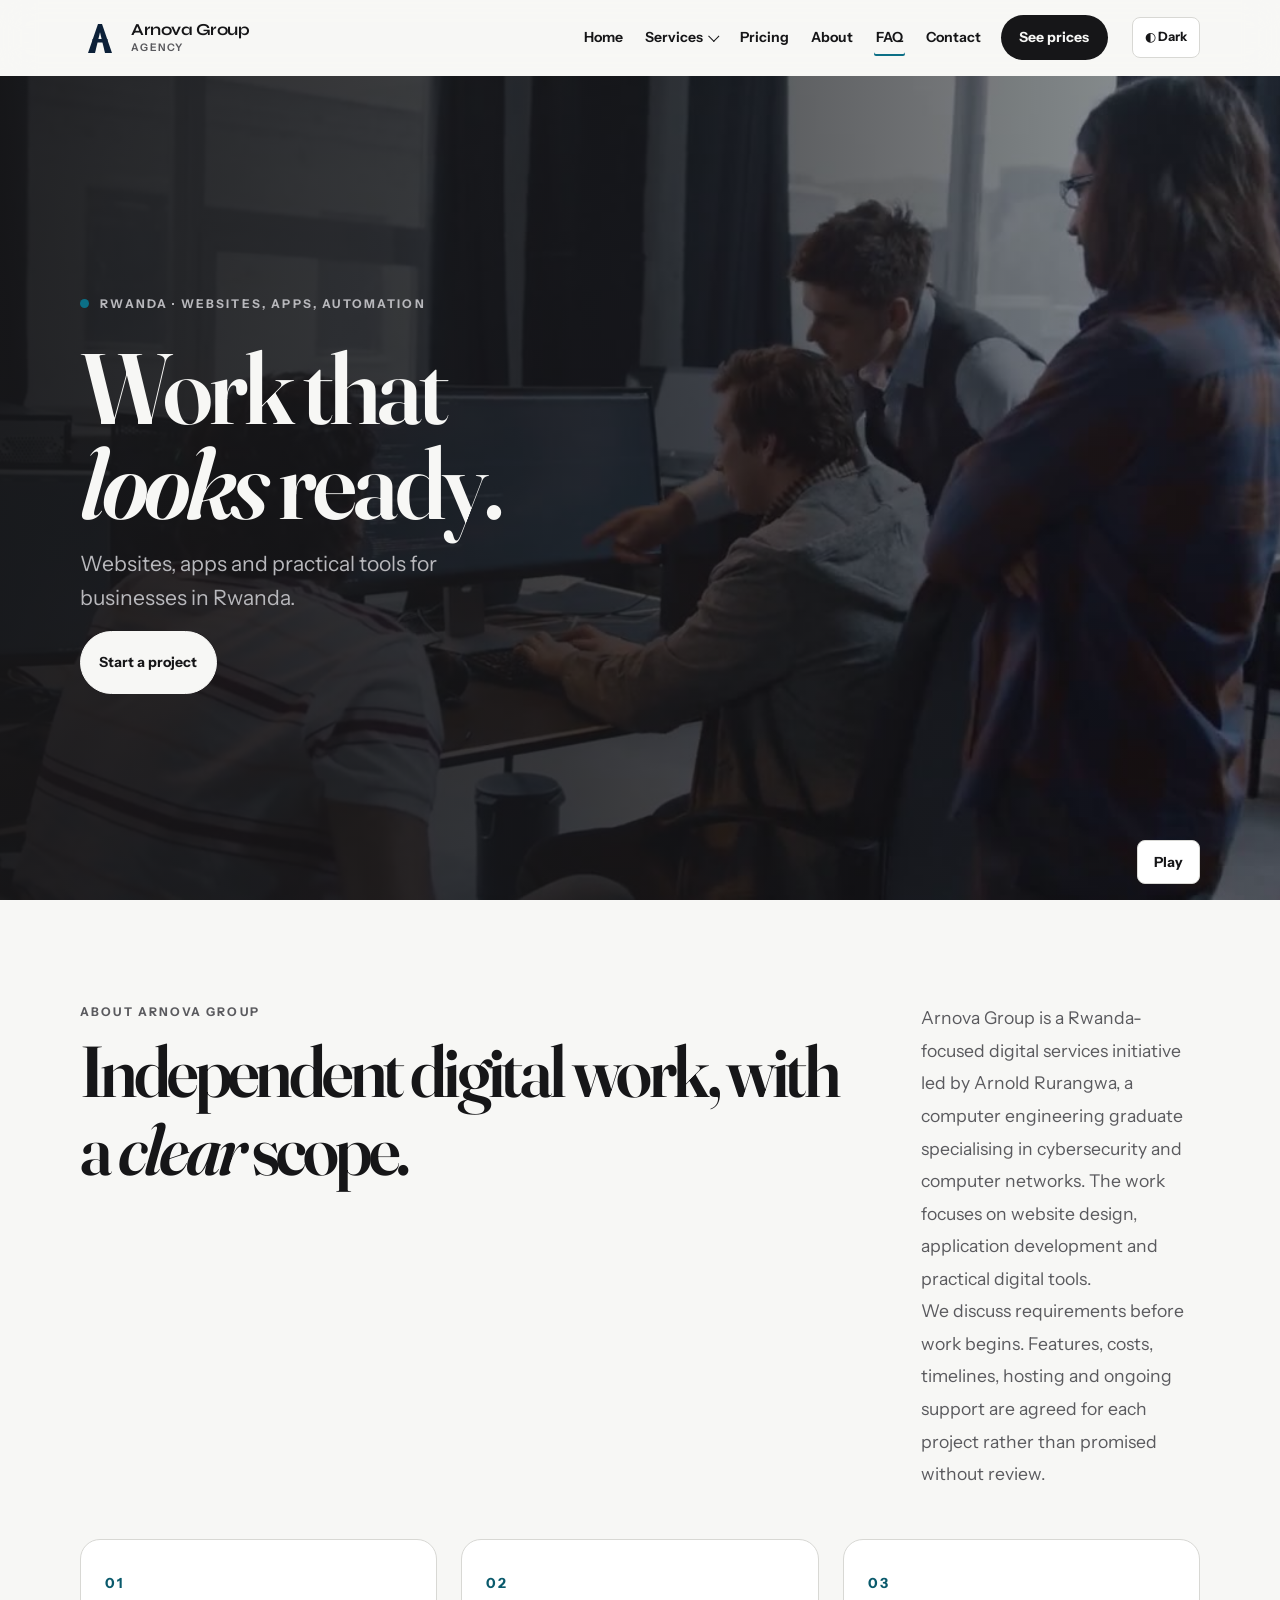
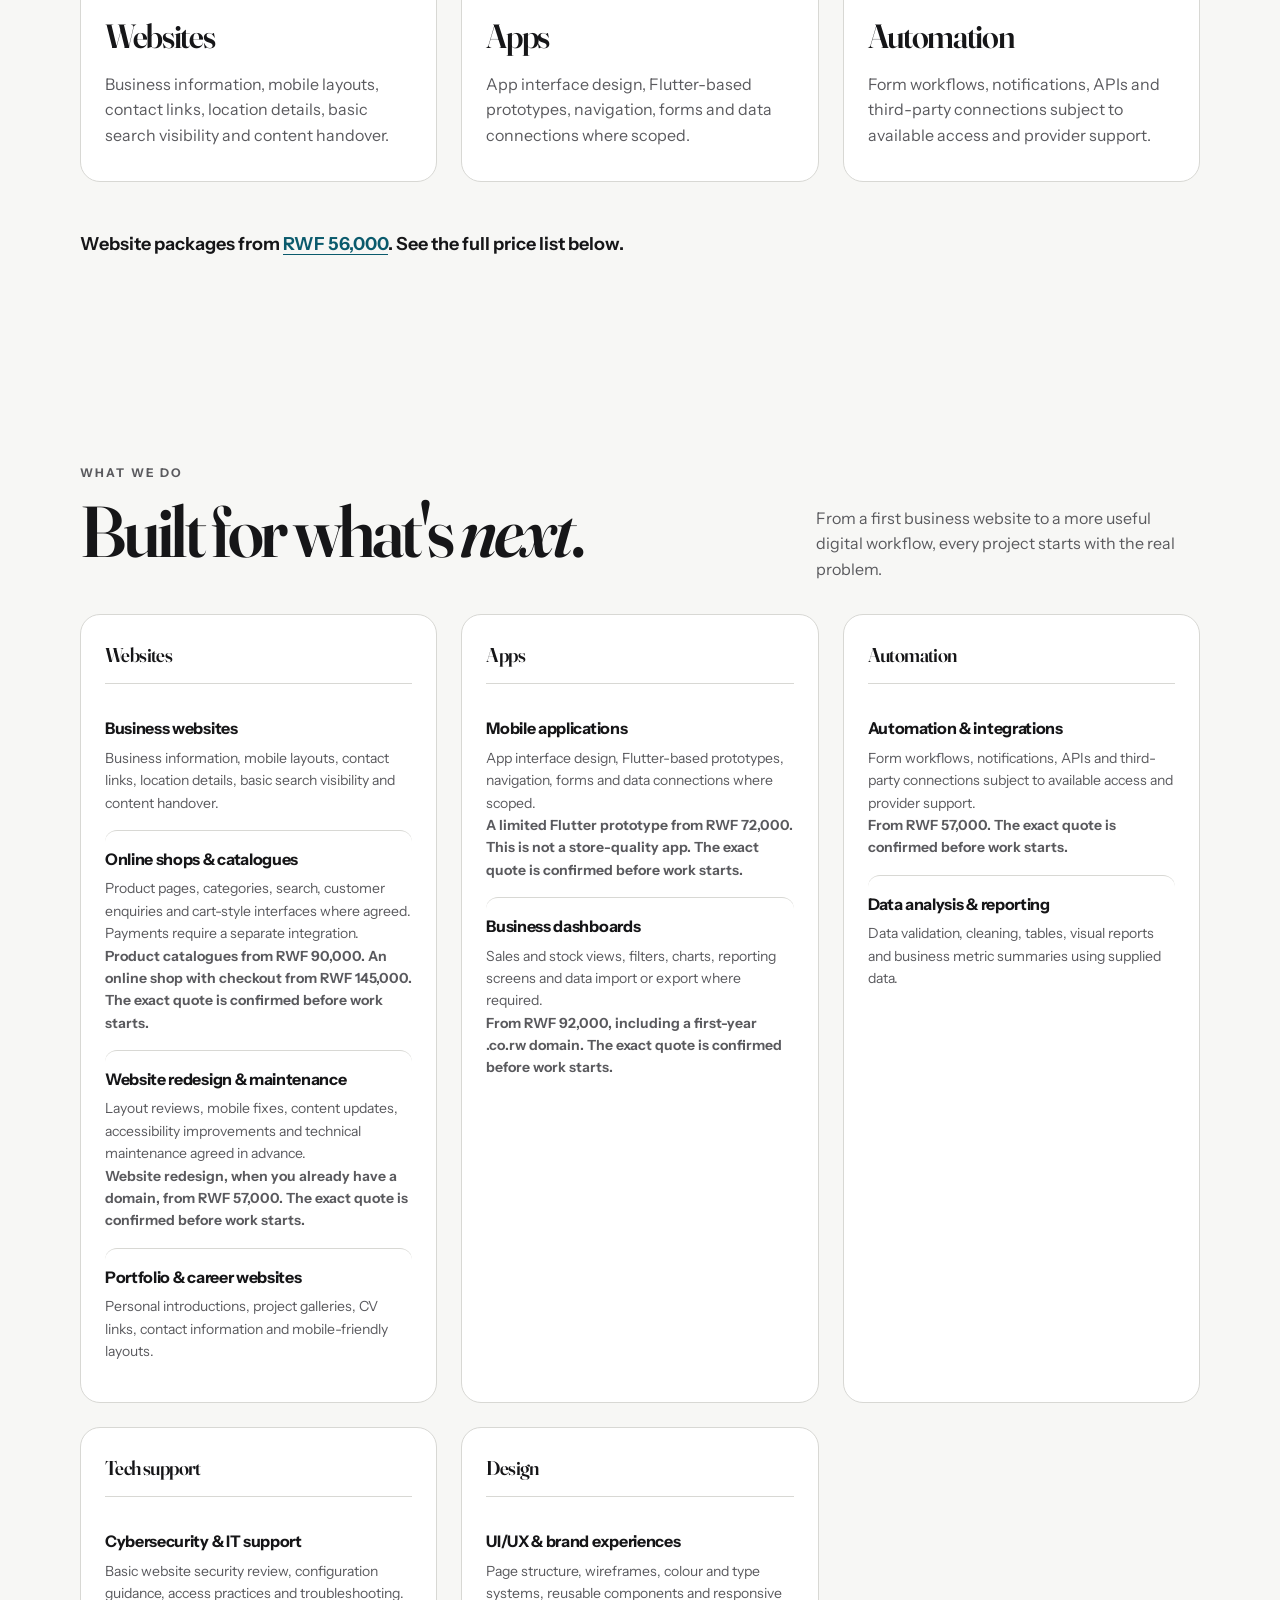
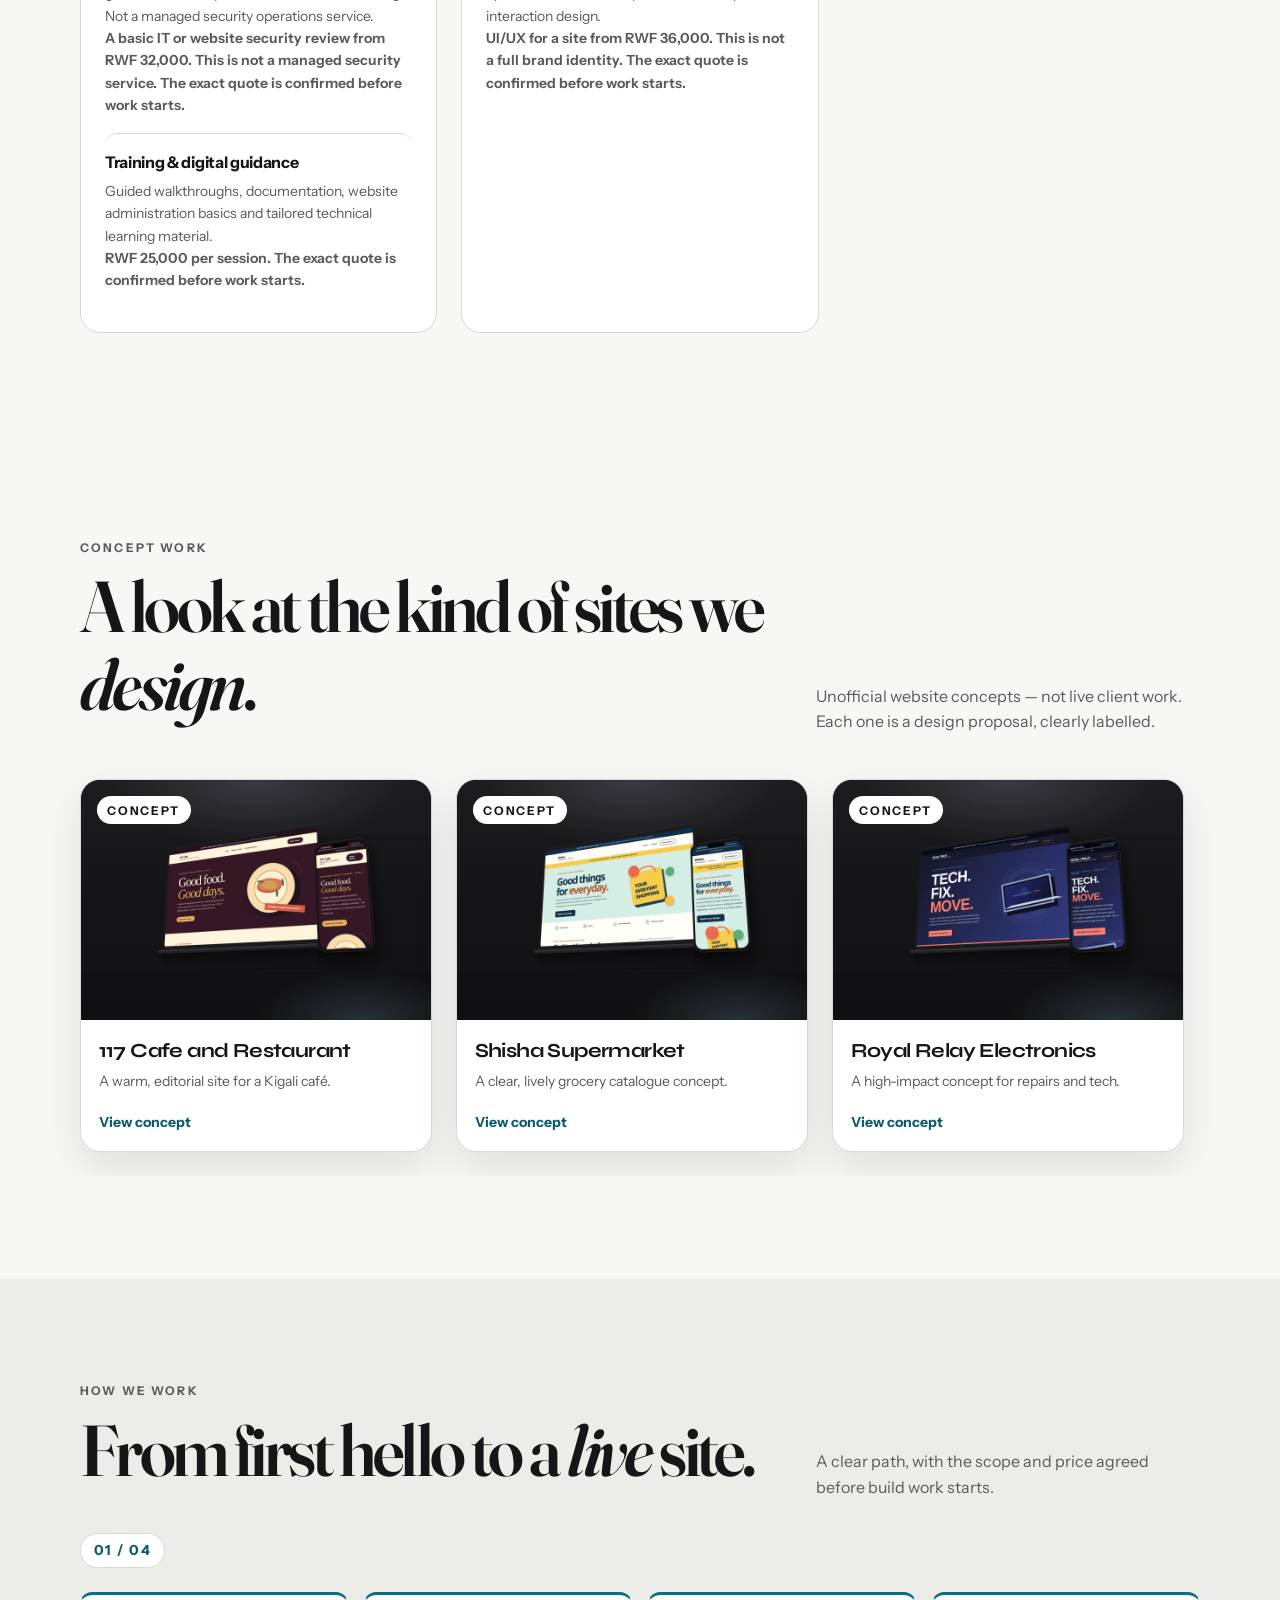
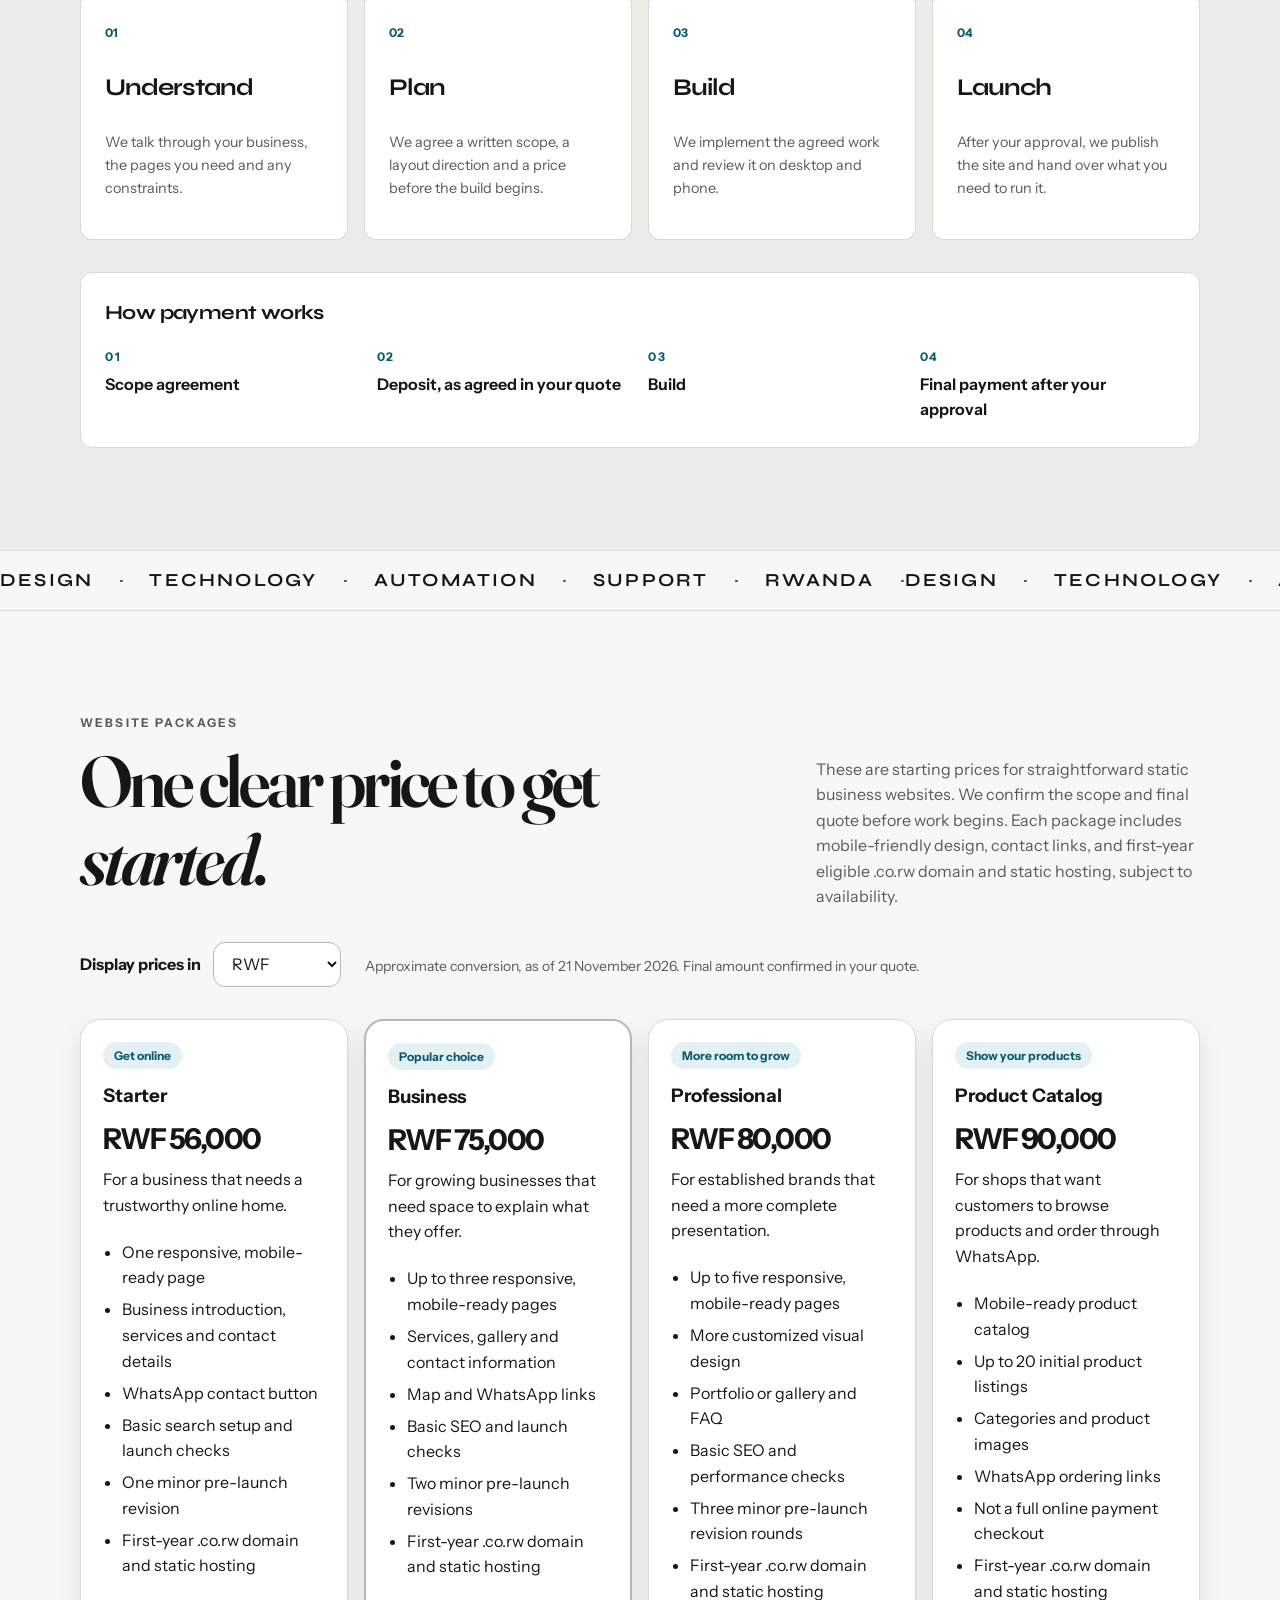
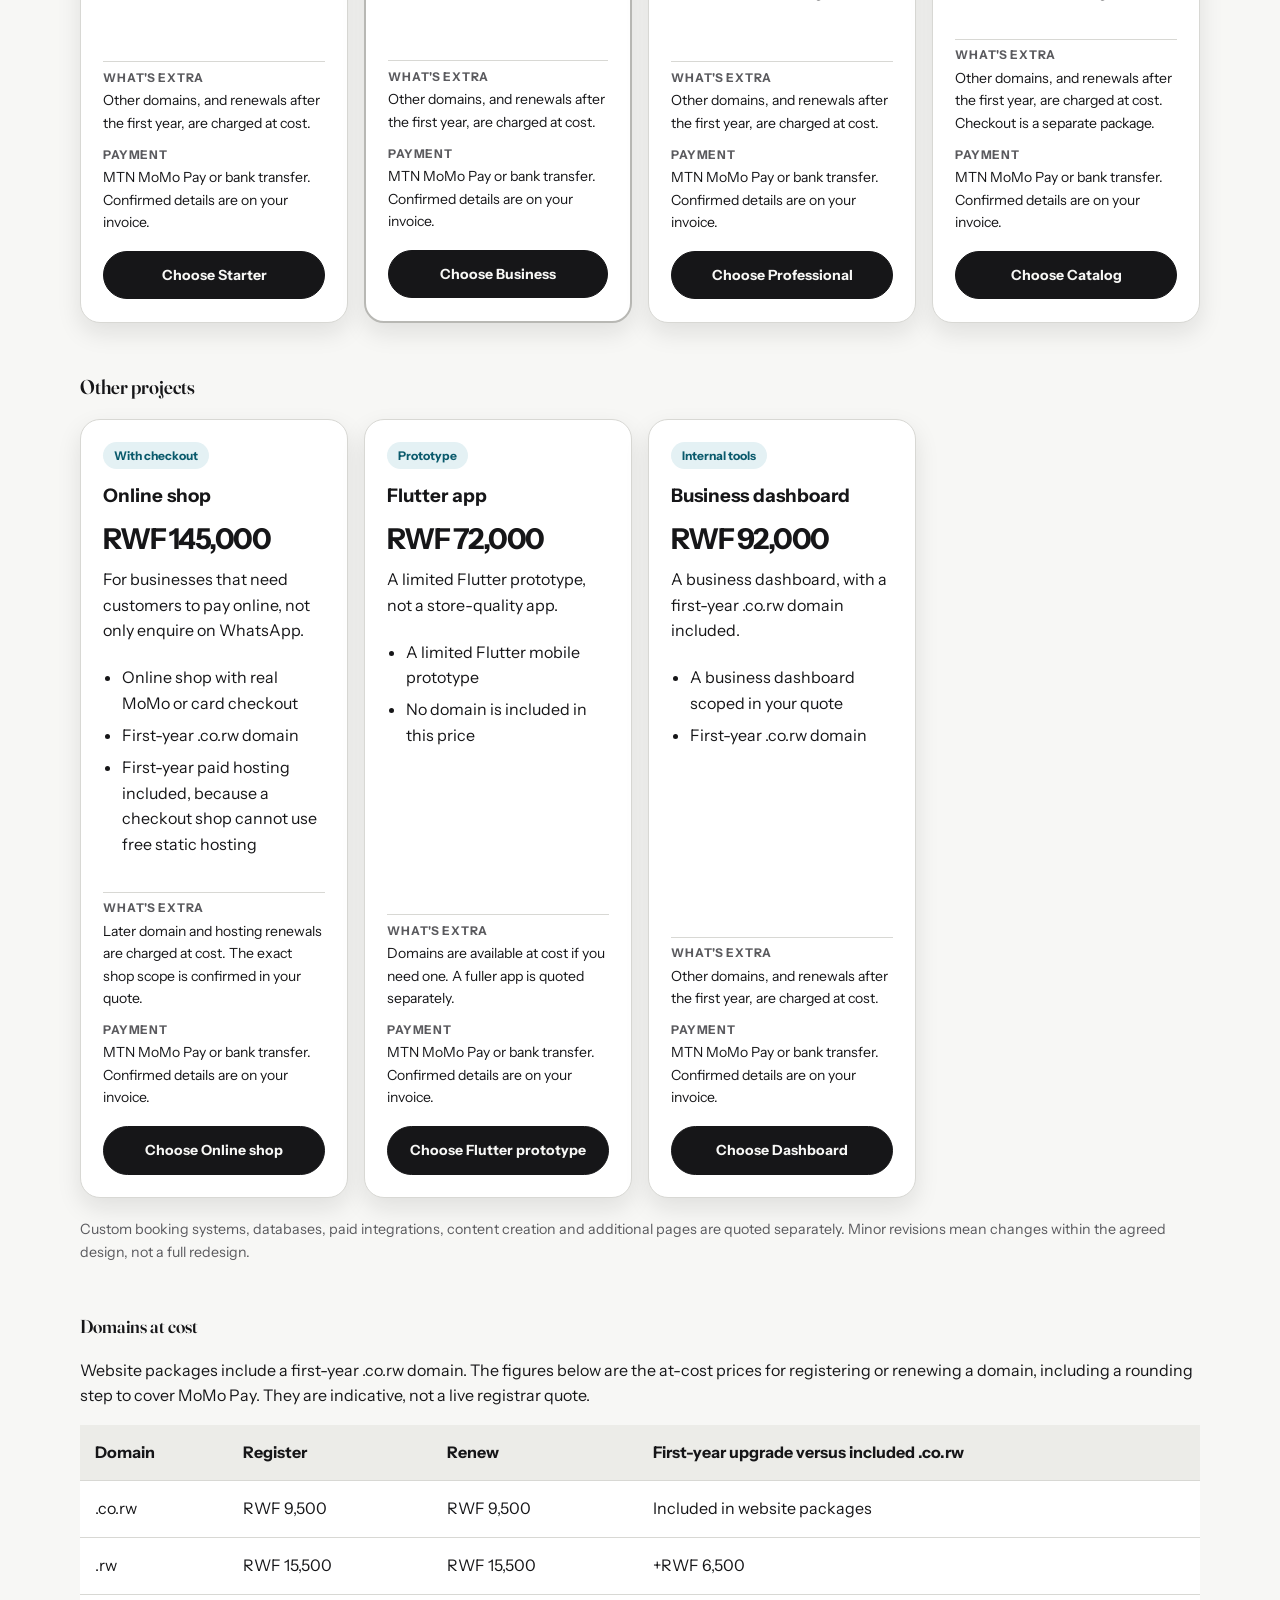
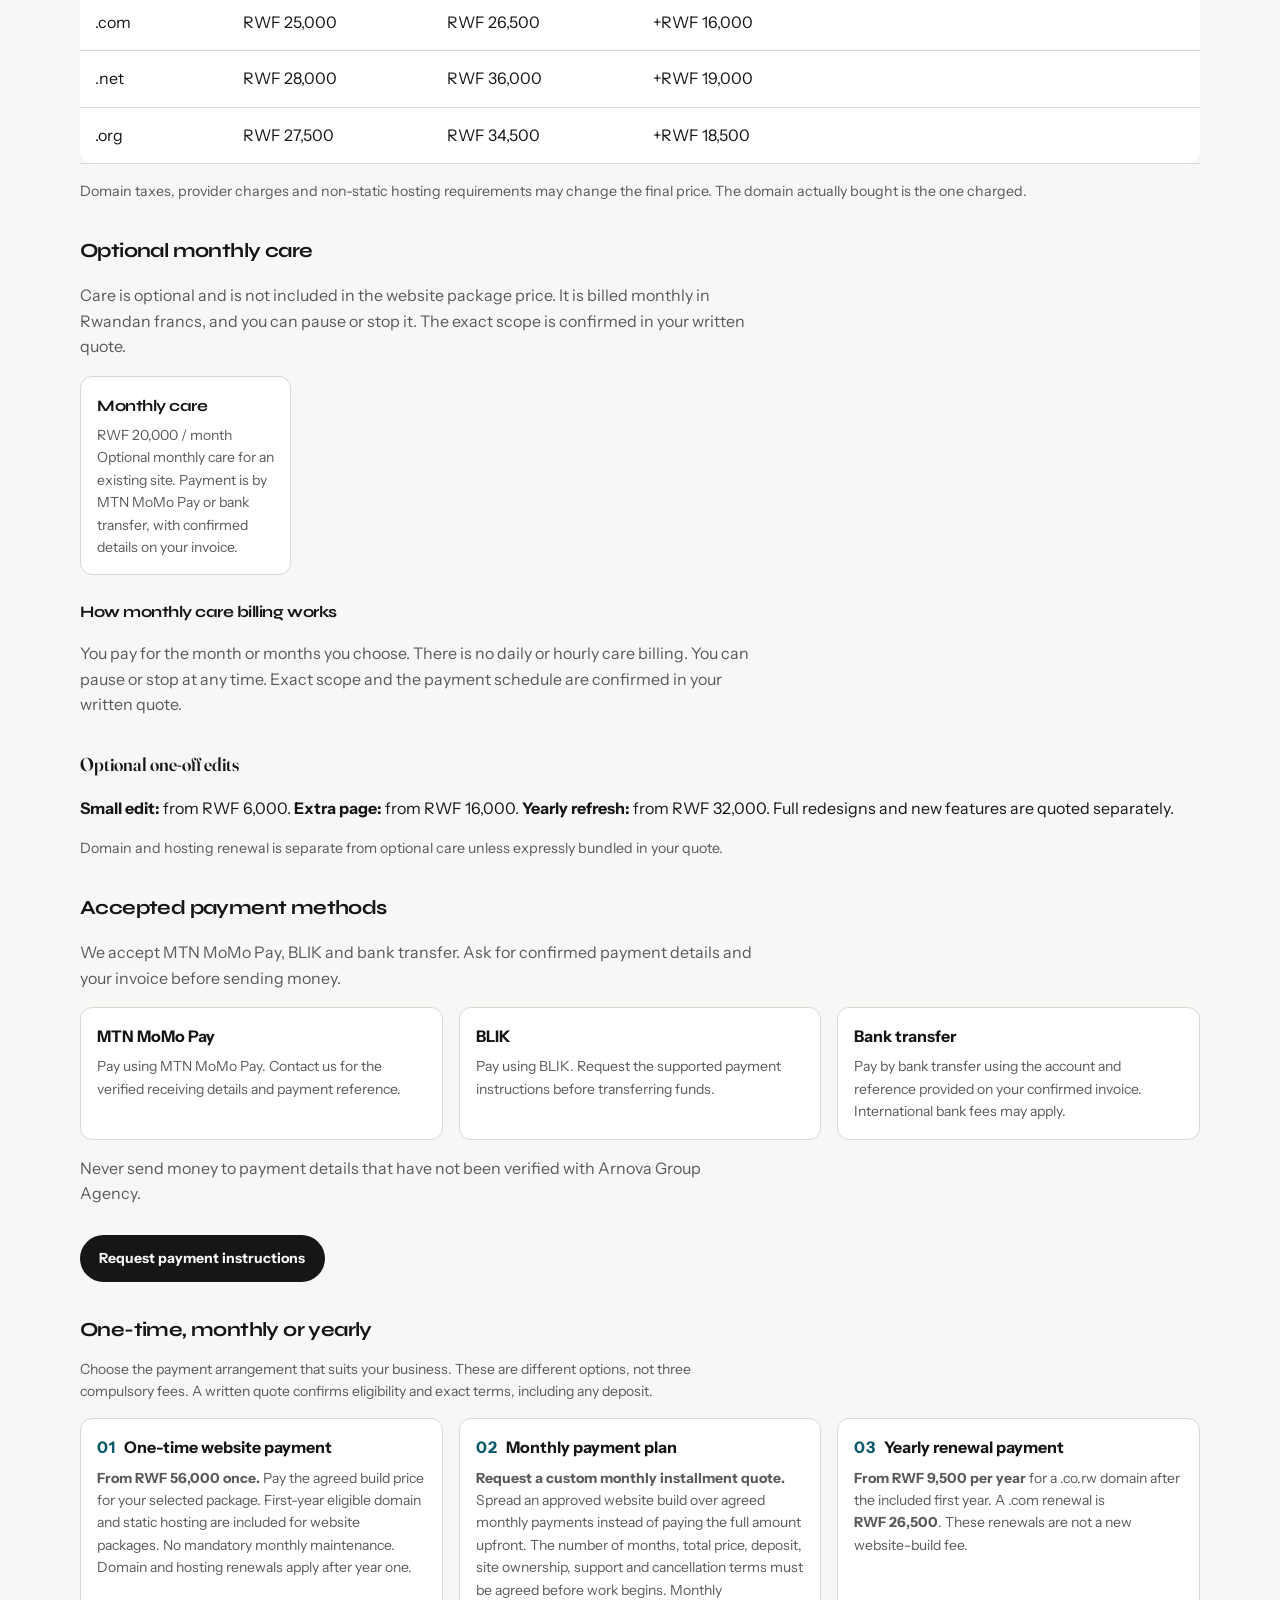
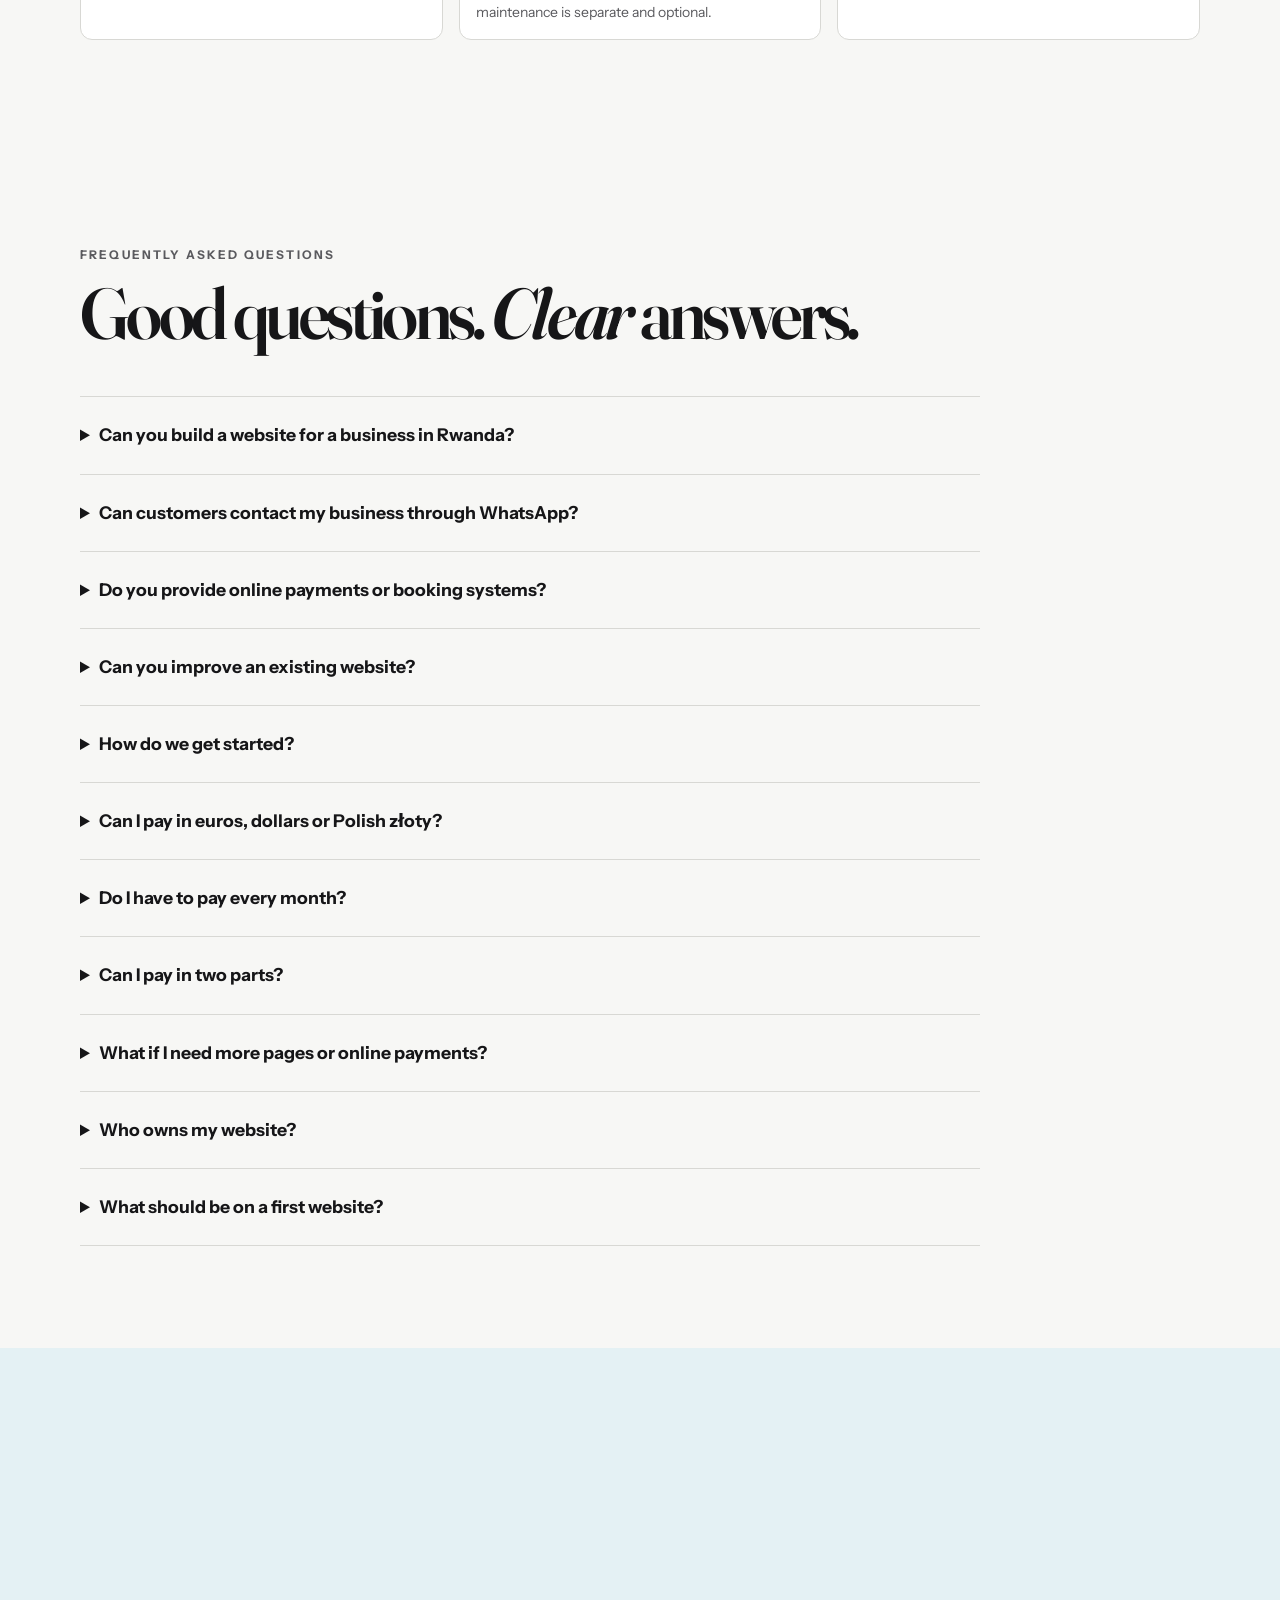
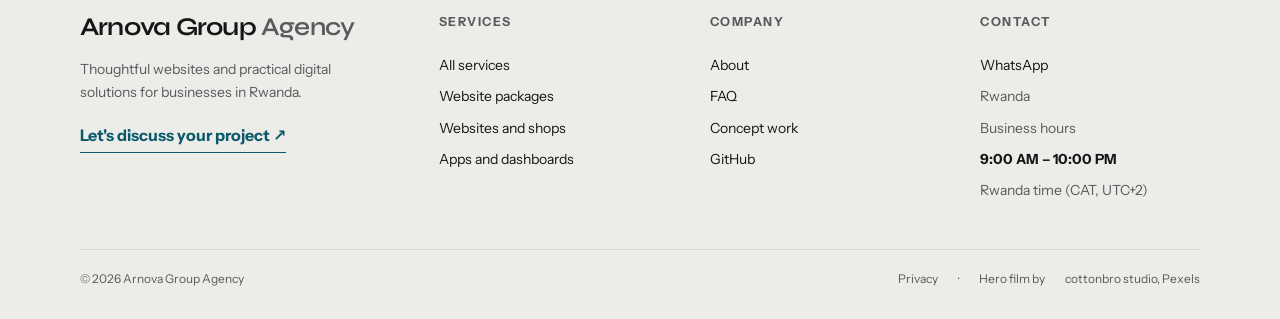
<file: blog/business-data-rwanda.html>
<!doctype html>
<html lang="en">
<head>
<meta charset="utf-8">
<meta http-equiv="Content-Security-Policy" content="default-src 'none'; img-src 'self'; form-action 'none'; object-src 'none'; base-uri 'self'; upgrade-insecure-requests">
<meta name="viewport" content="width=device-width,initial-scale=1,viewport-fit=cover">
<meta name="robots" content="noindex, follow">
<meta http-equiv="refresh" content="0; url=../#faq">
<link rel="canonical" href="https://arnold-rg.github.io/arnova-group-agency/#faq">
<title>Five simple ways to keep track of your shop's sales | Arnova Group Agency</title>
<link rel="icon" href="../logo.svg">
</head>
<body>
<p>This guide now lives with the questions on the home page. <a href="../#faq">See the questions on the home page</a>.</p>
</body>
</html>
</file>
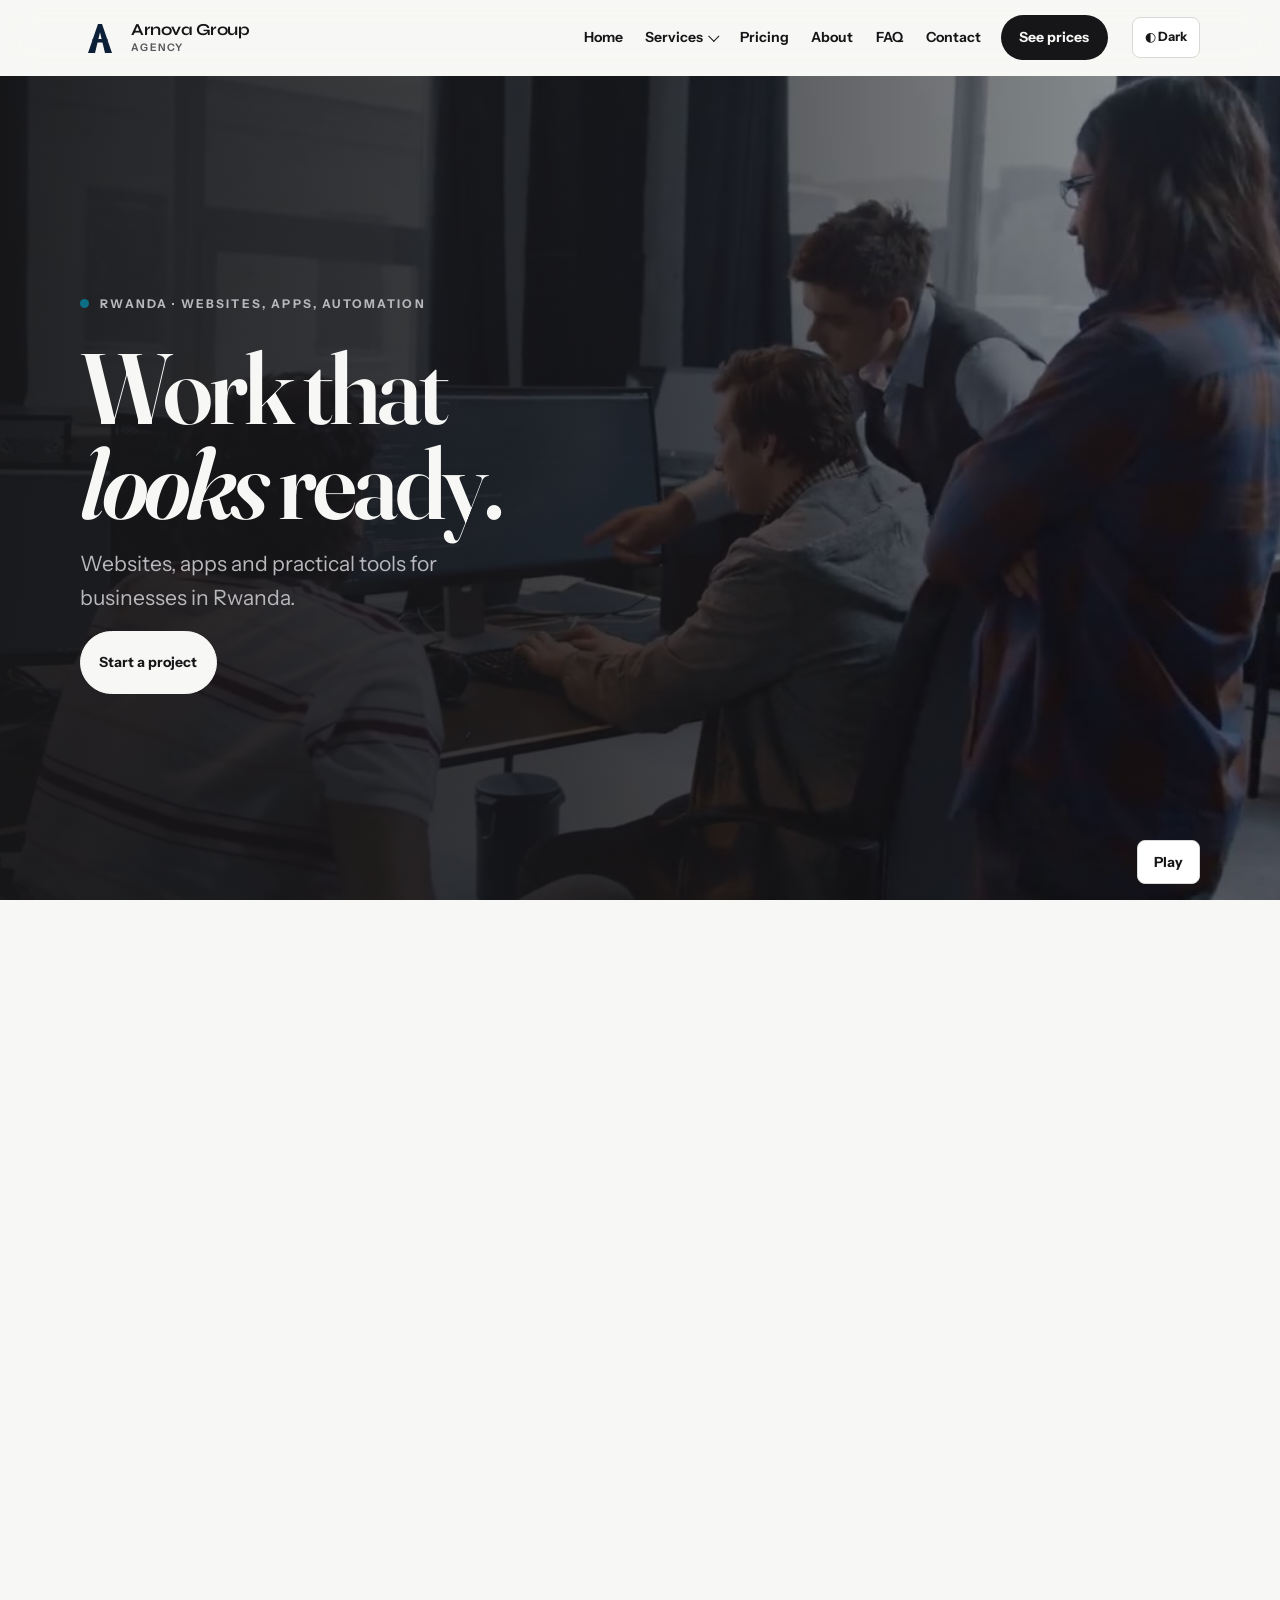
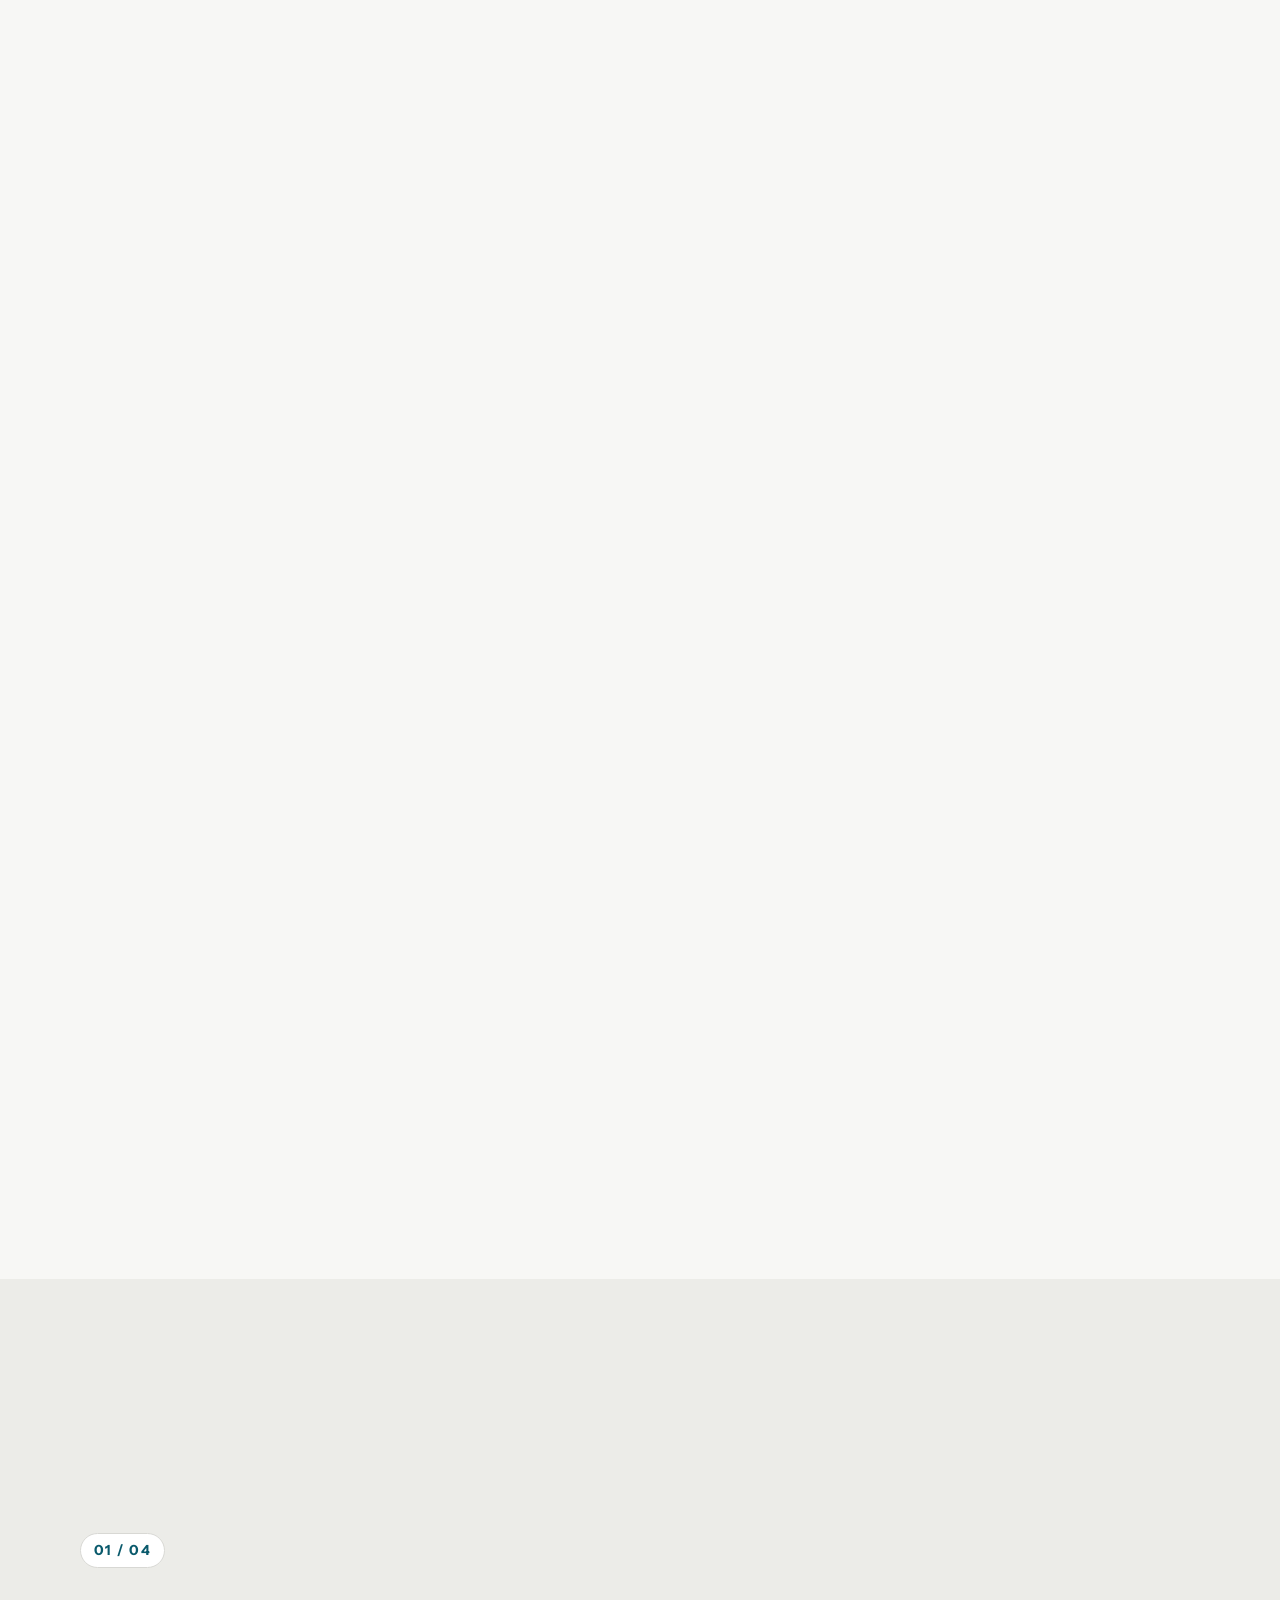
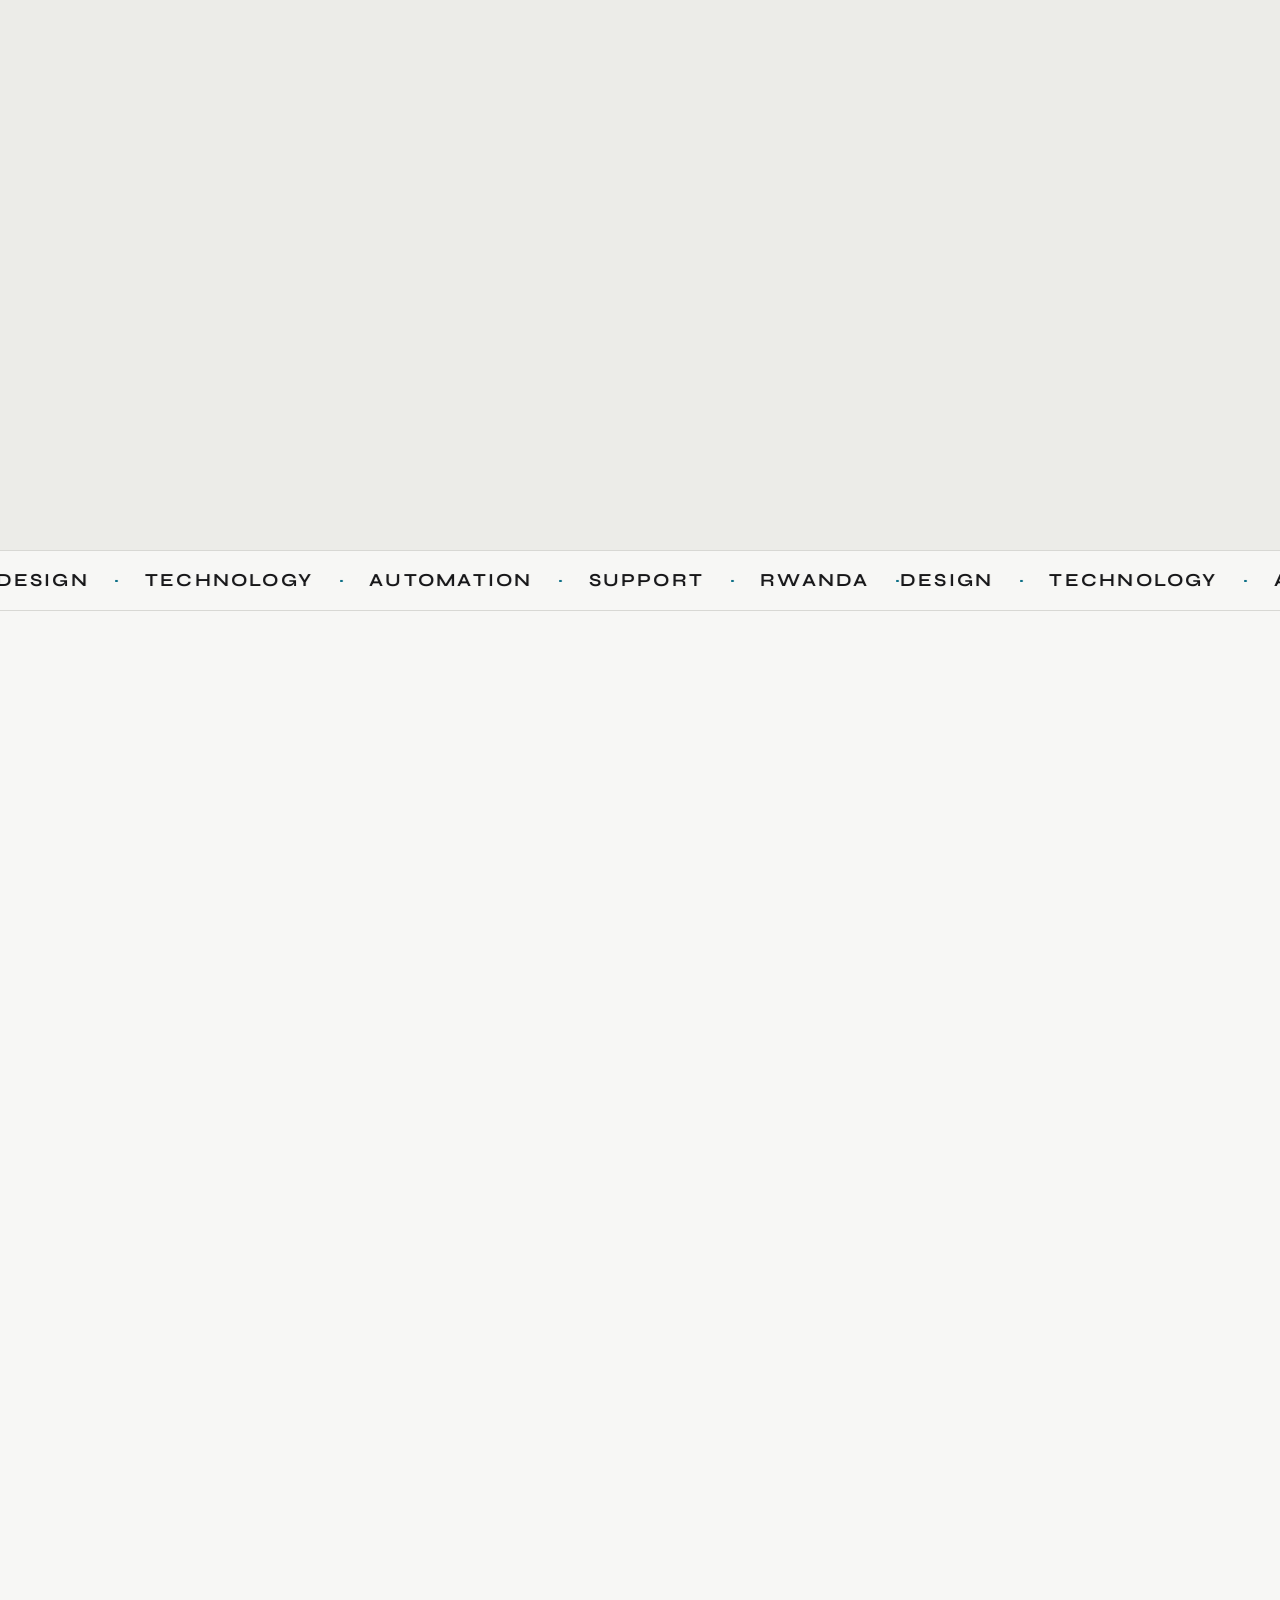
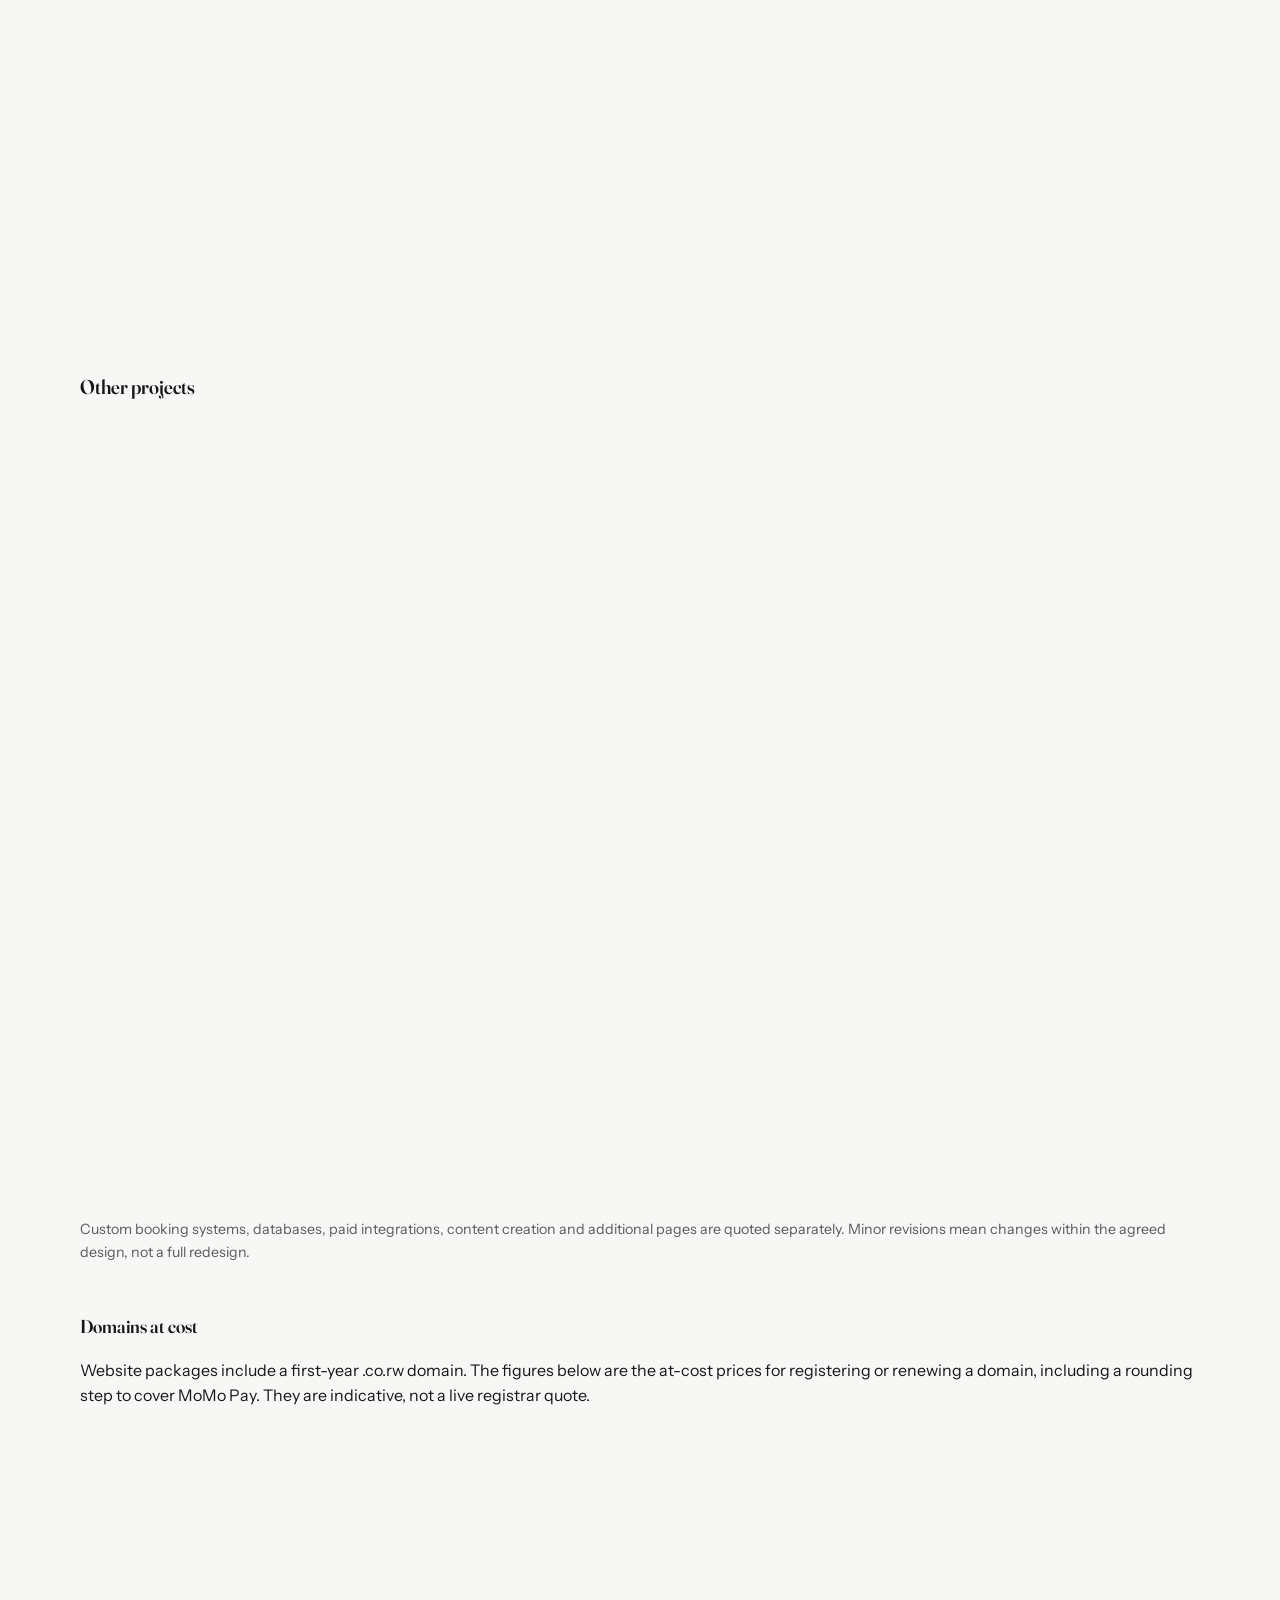
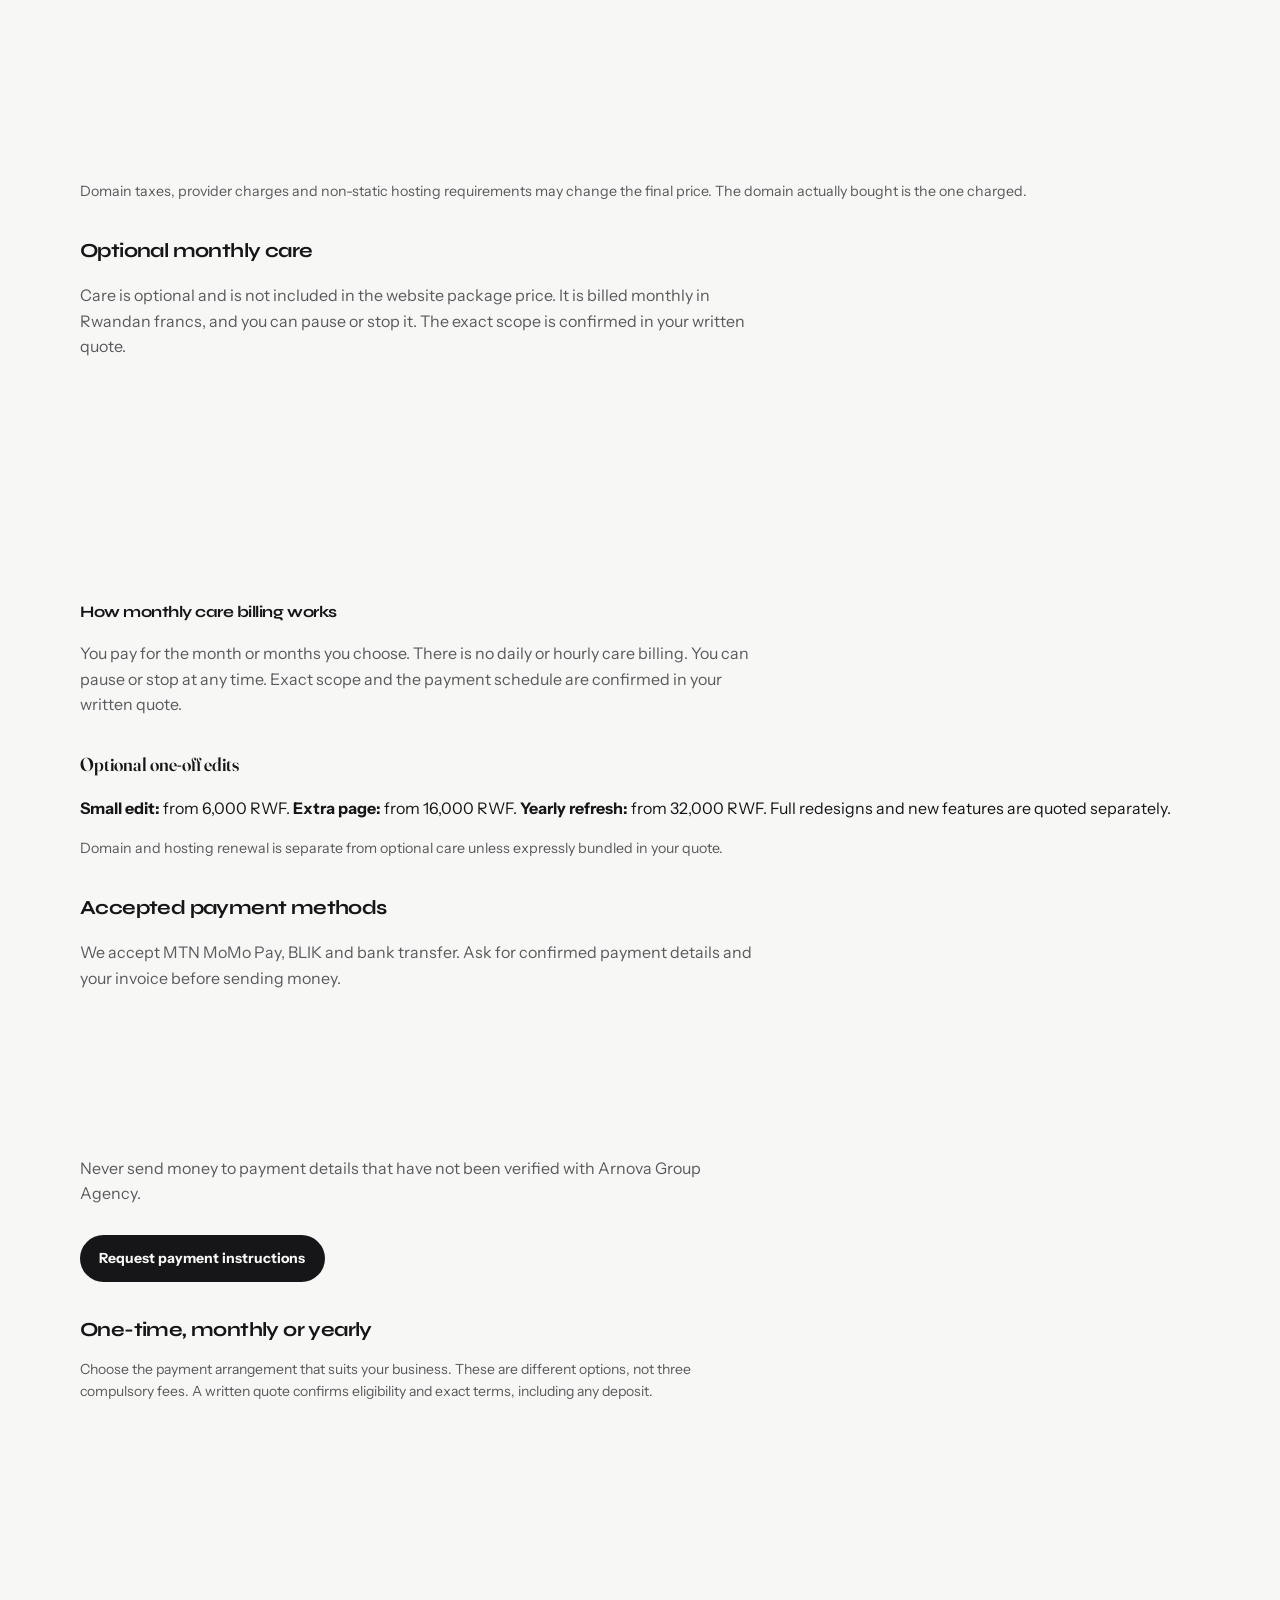
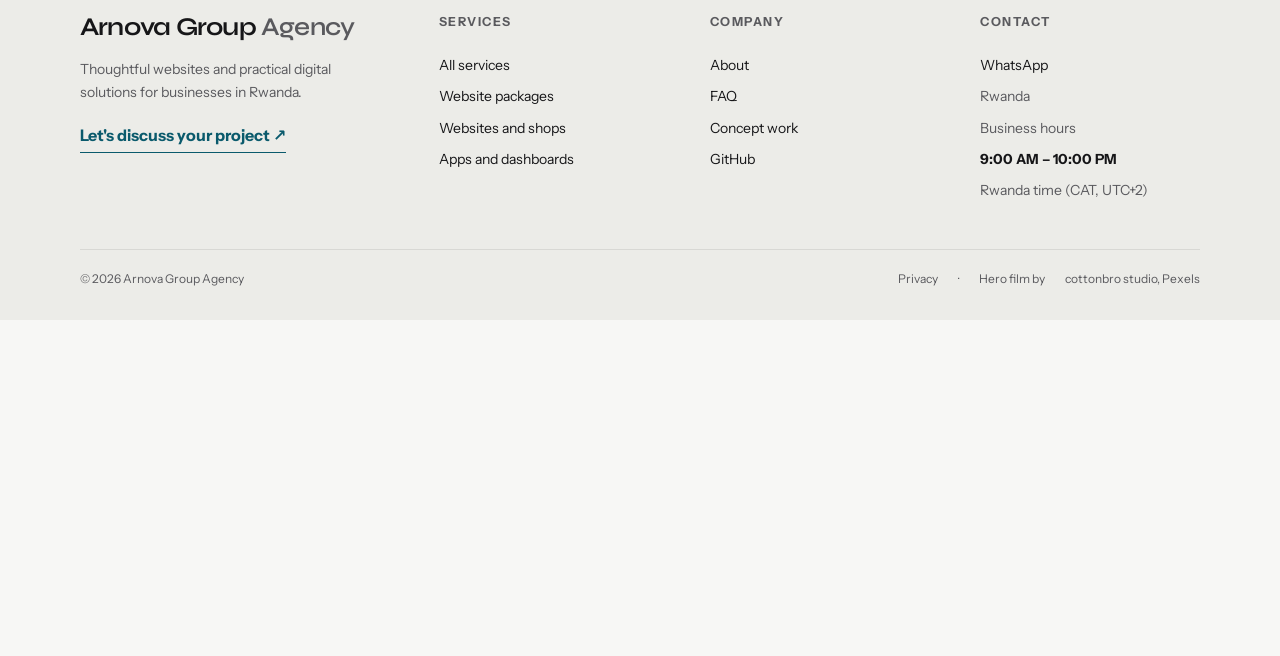
<file: blog/remote-work-rwanda.html>
<!doctype html>
<html lang="en">
<head>
<meta charset="utf-8">
<meta http-equiv="Content-Security-Policy" content="default-src 'none'; img-src 'self'; form-action 'none'; object-src 'none'; base-uri 'self'; upgrade-insecure-requests">
<meta name="viewport" content="width=device-width,initial-scale=1,viewport-fit=cover">
<meta name="robots" content="noindex, follow">
<meta http-equiv="refresh" content="0; url=../#faq">
<link rel="canonical" href="https://arnold-rg.github.io/arnova-group-agency/#faq">
<title>Looking for remote work from Rwanda? | Arnova Group Agency</title>
<link rel="icon" href="../logo.svg">
</head>
<body>
<p>This guide now lives with the questions on the home page. <a href="../#faq">See the questions on the home page</a>.</p>
</body>
</html>
</file>
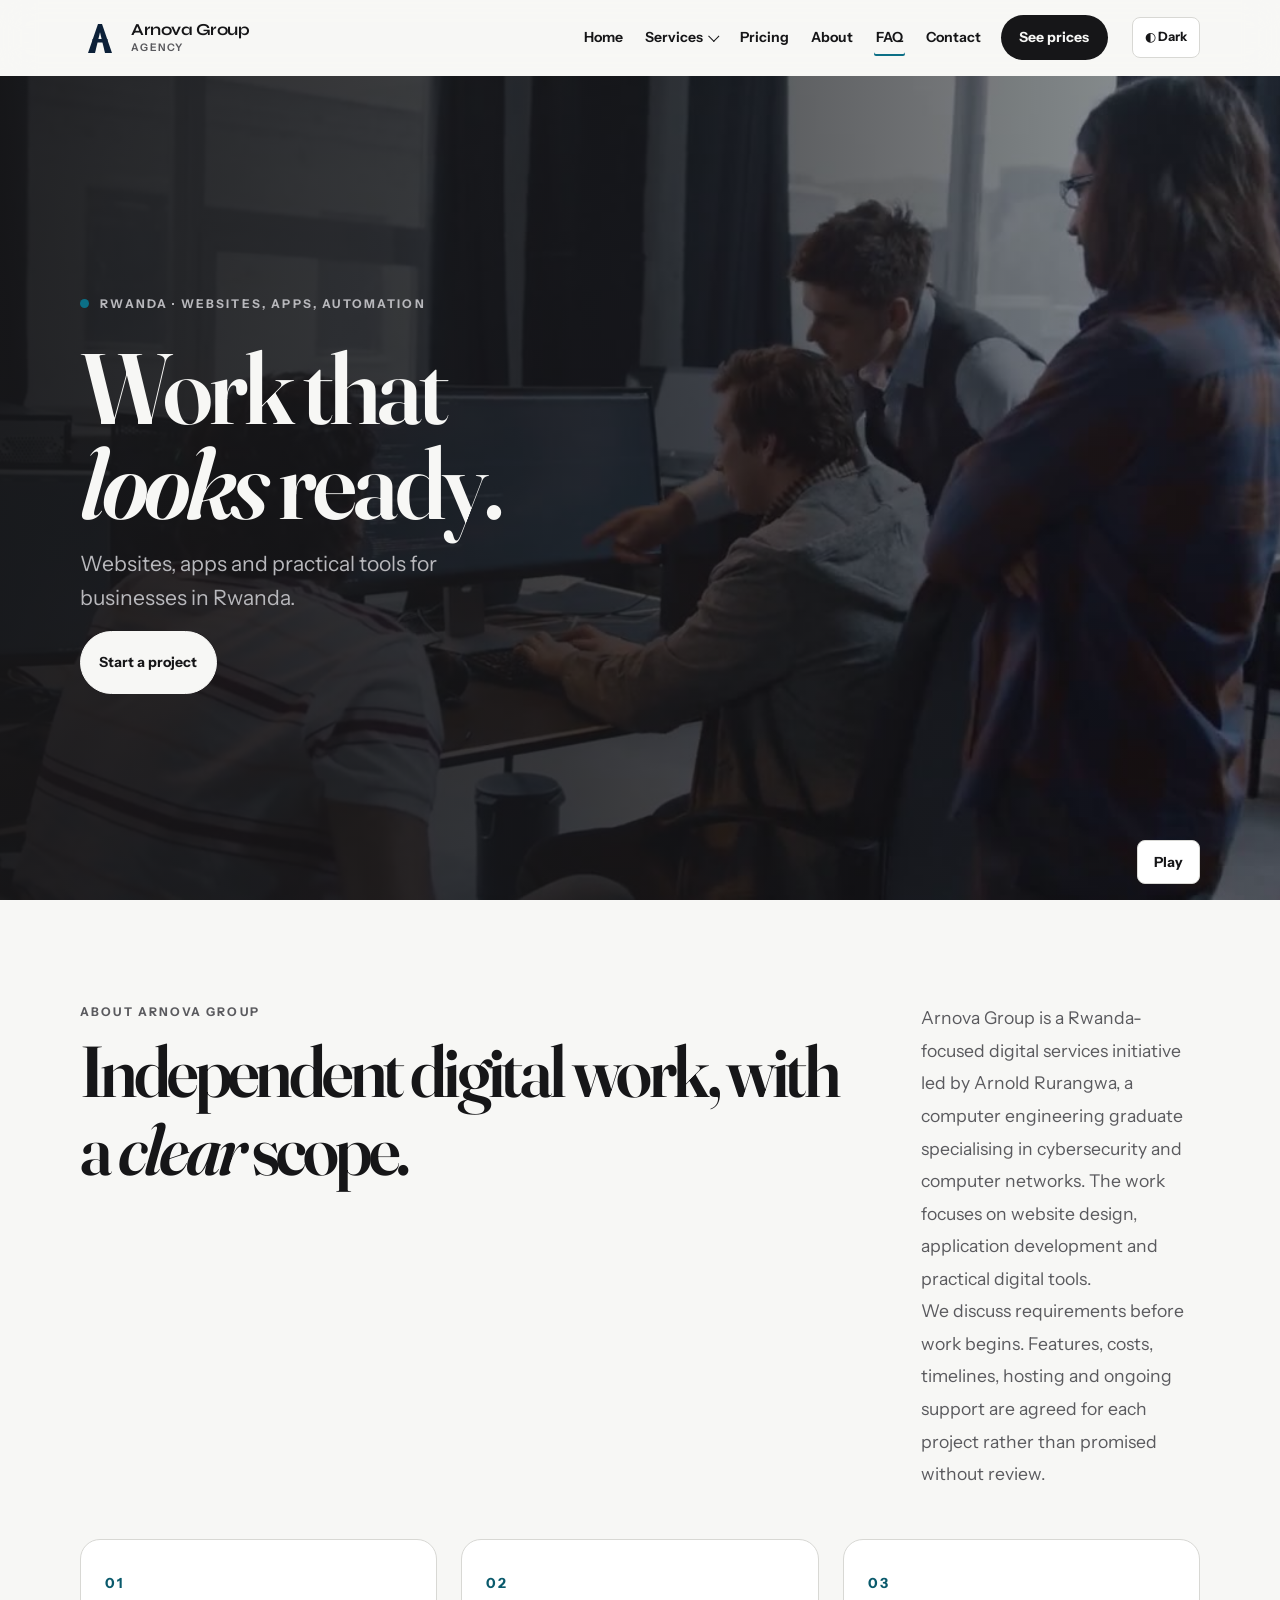
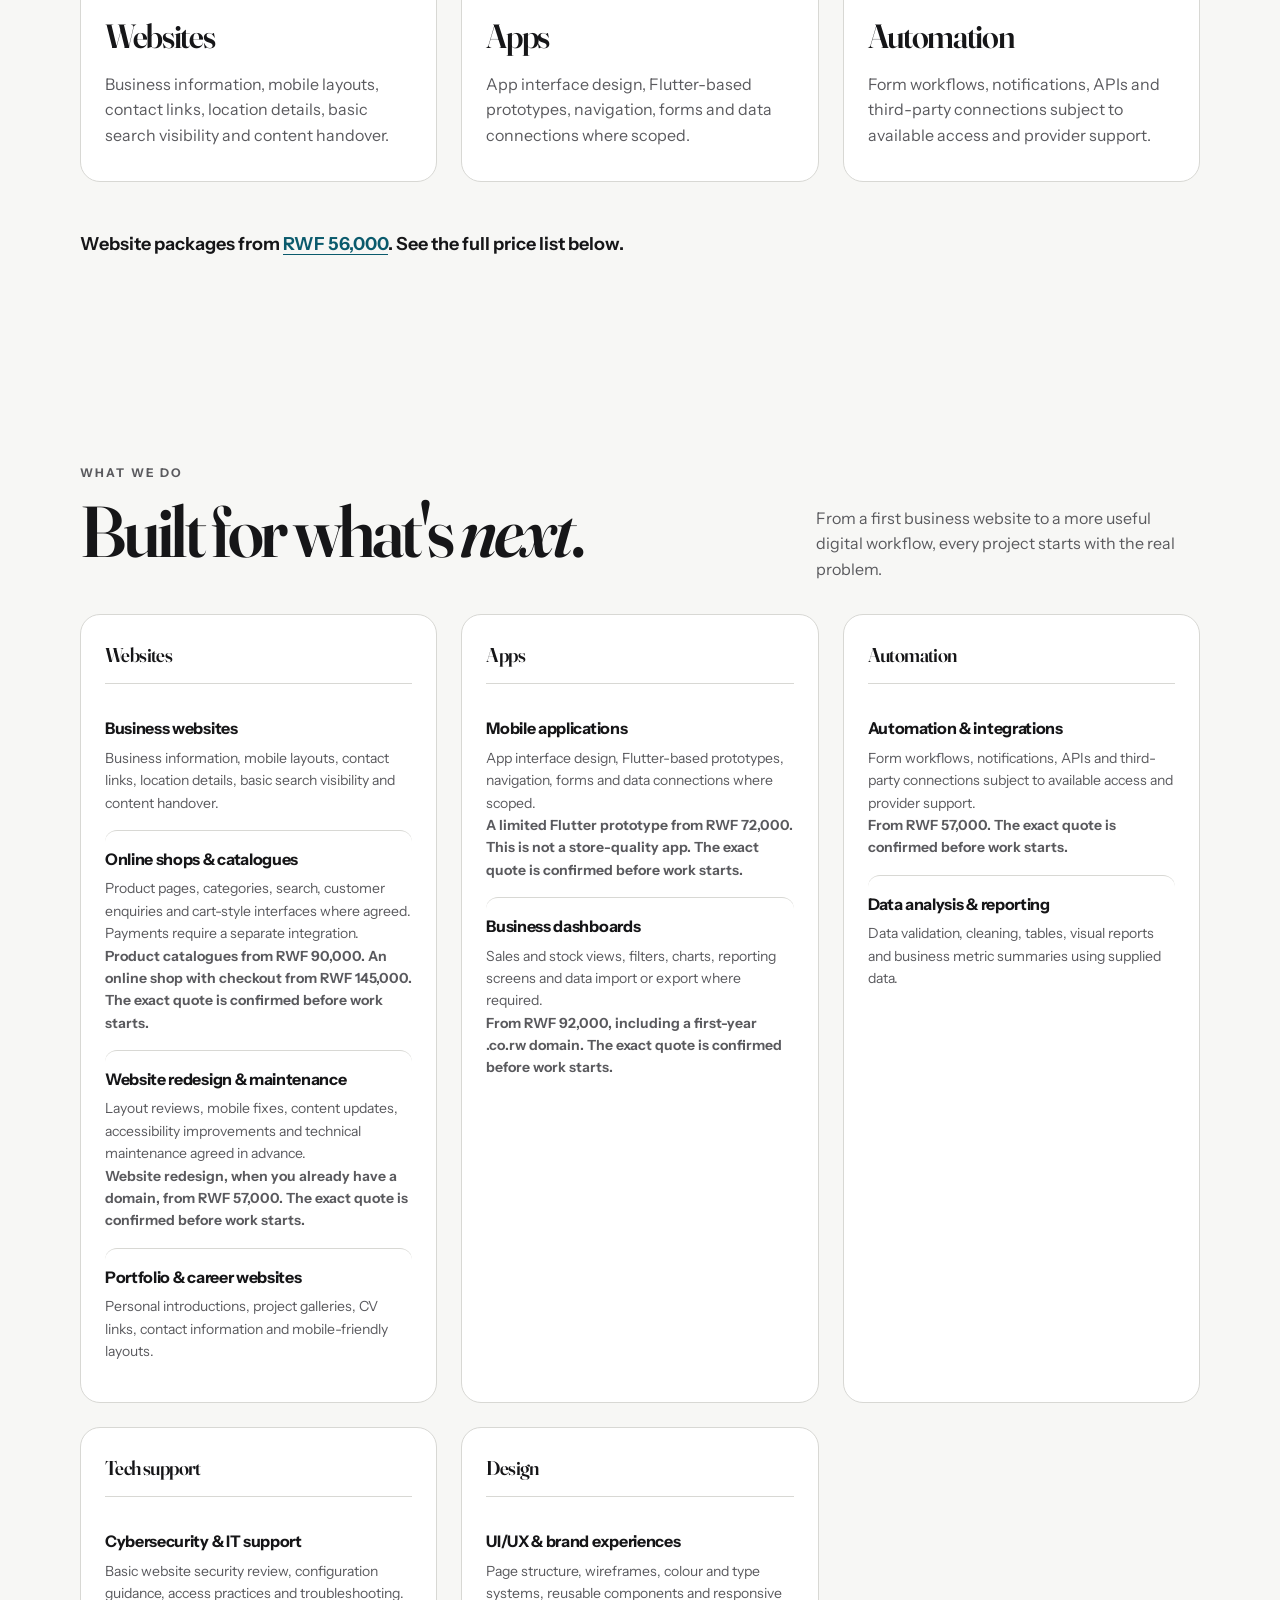
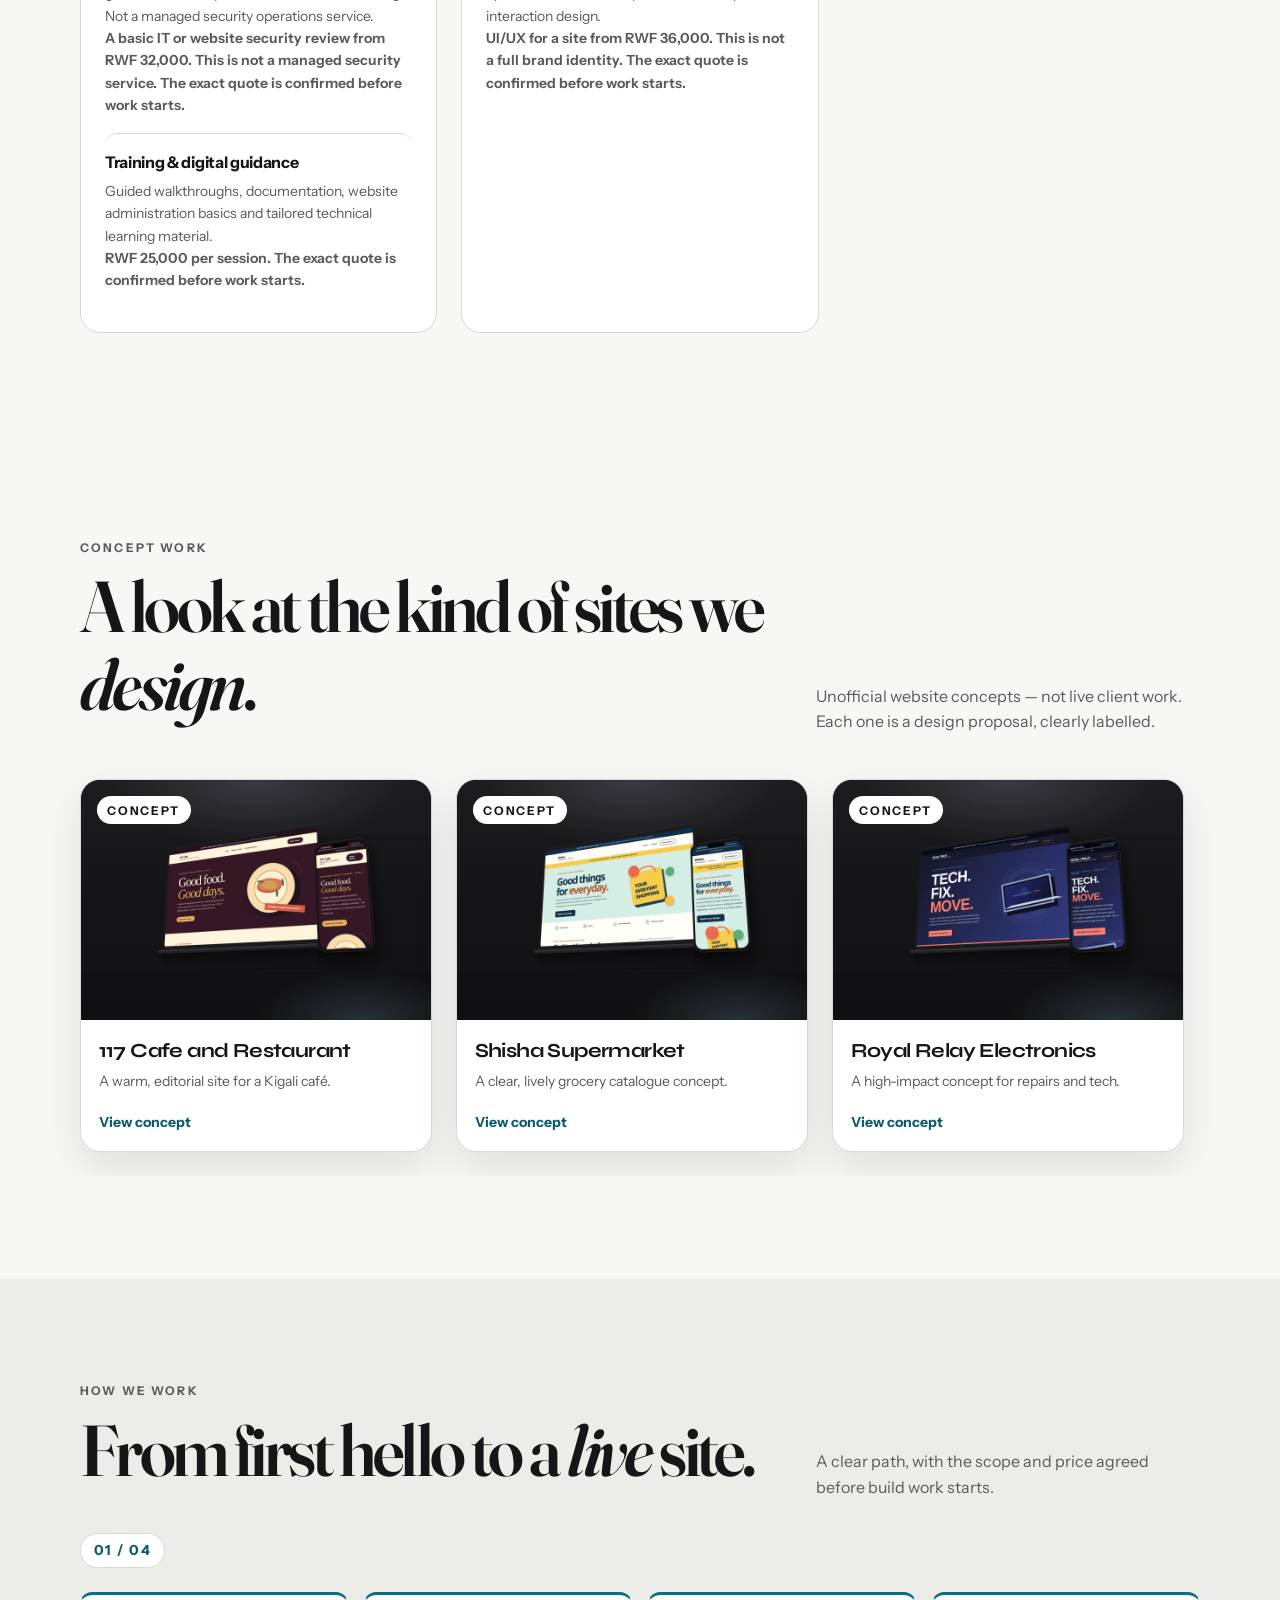
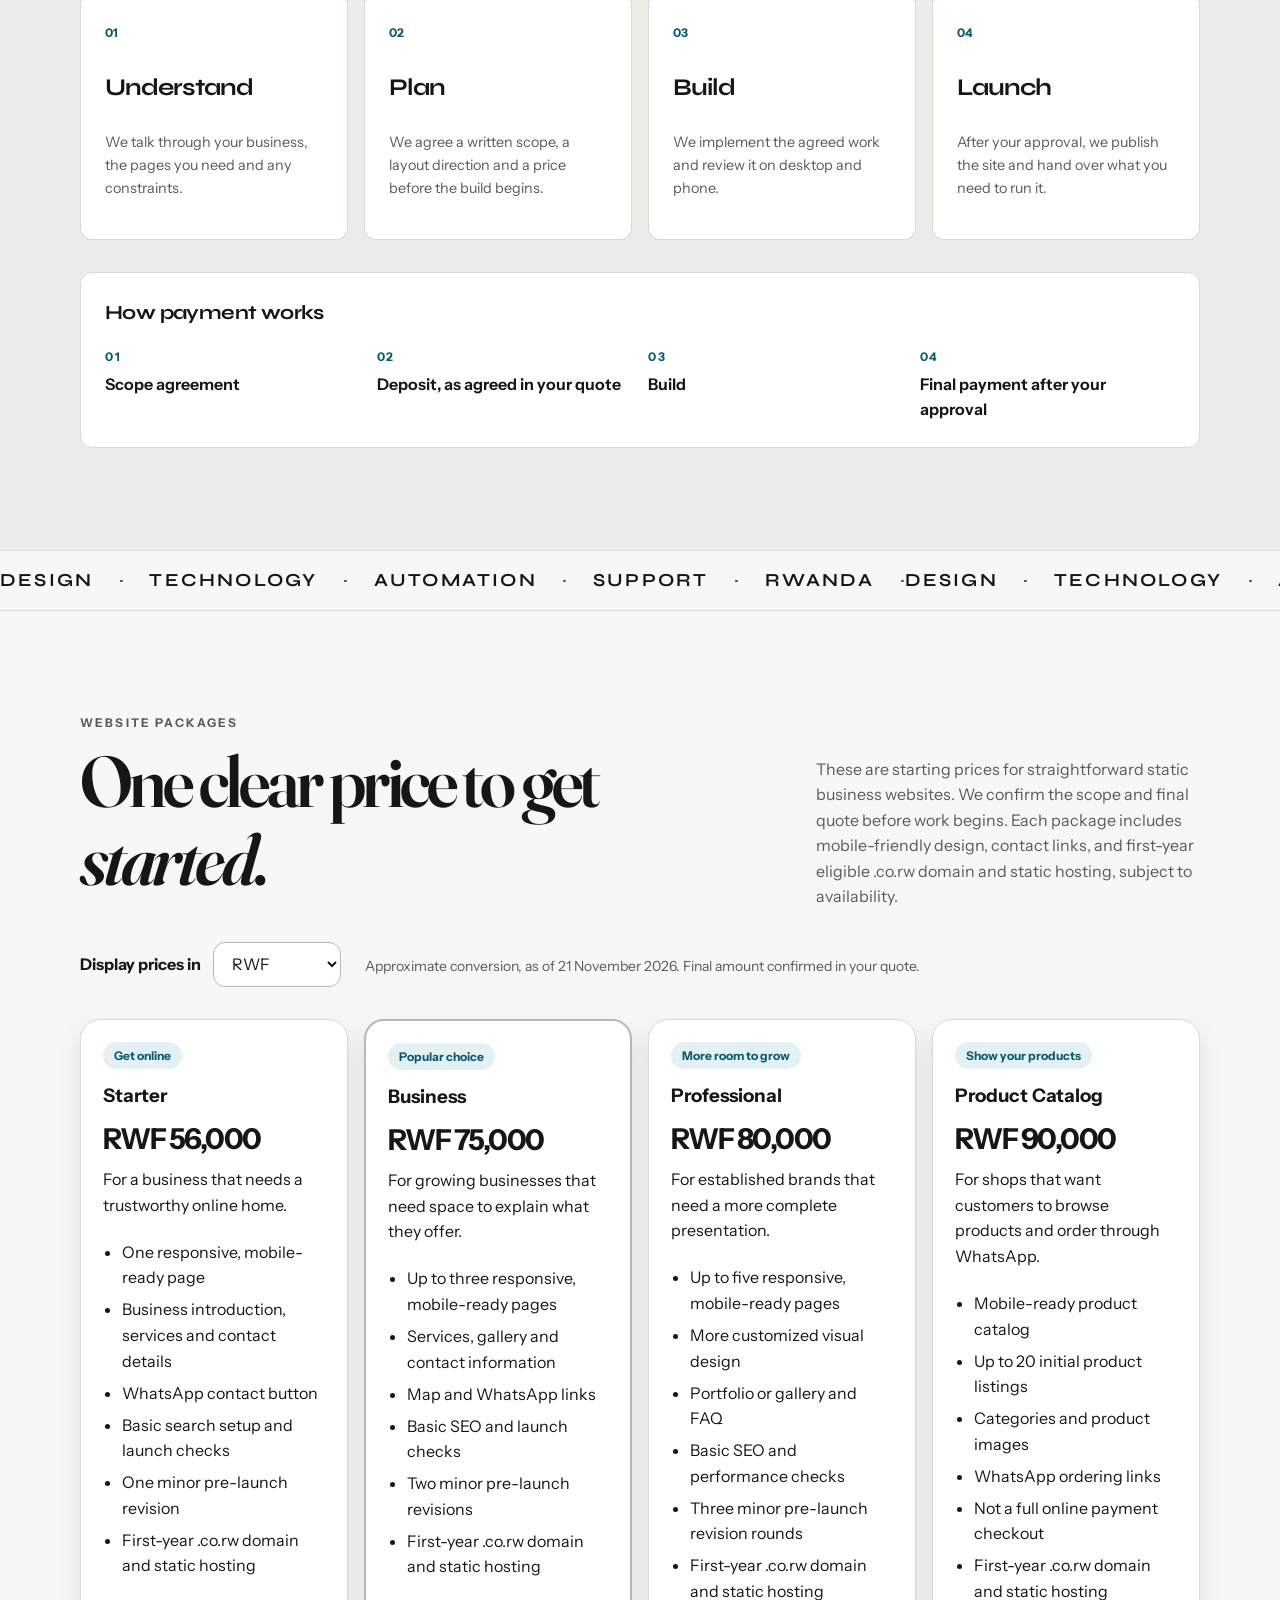
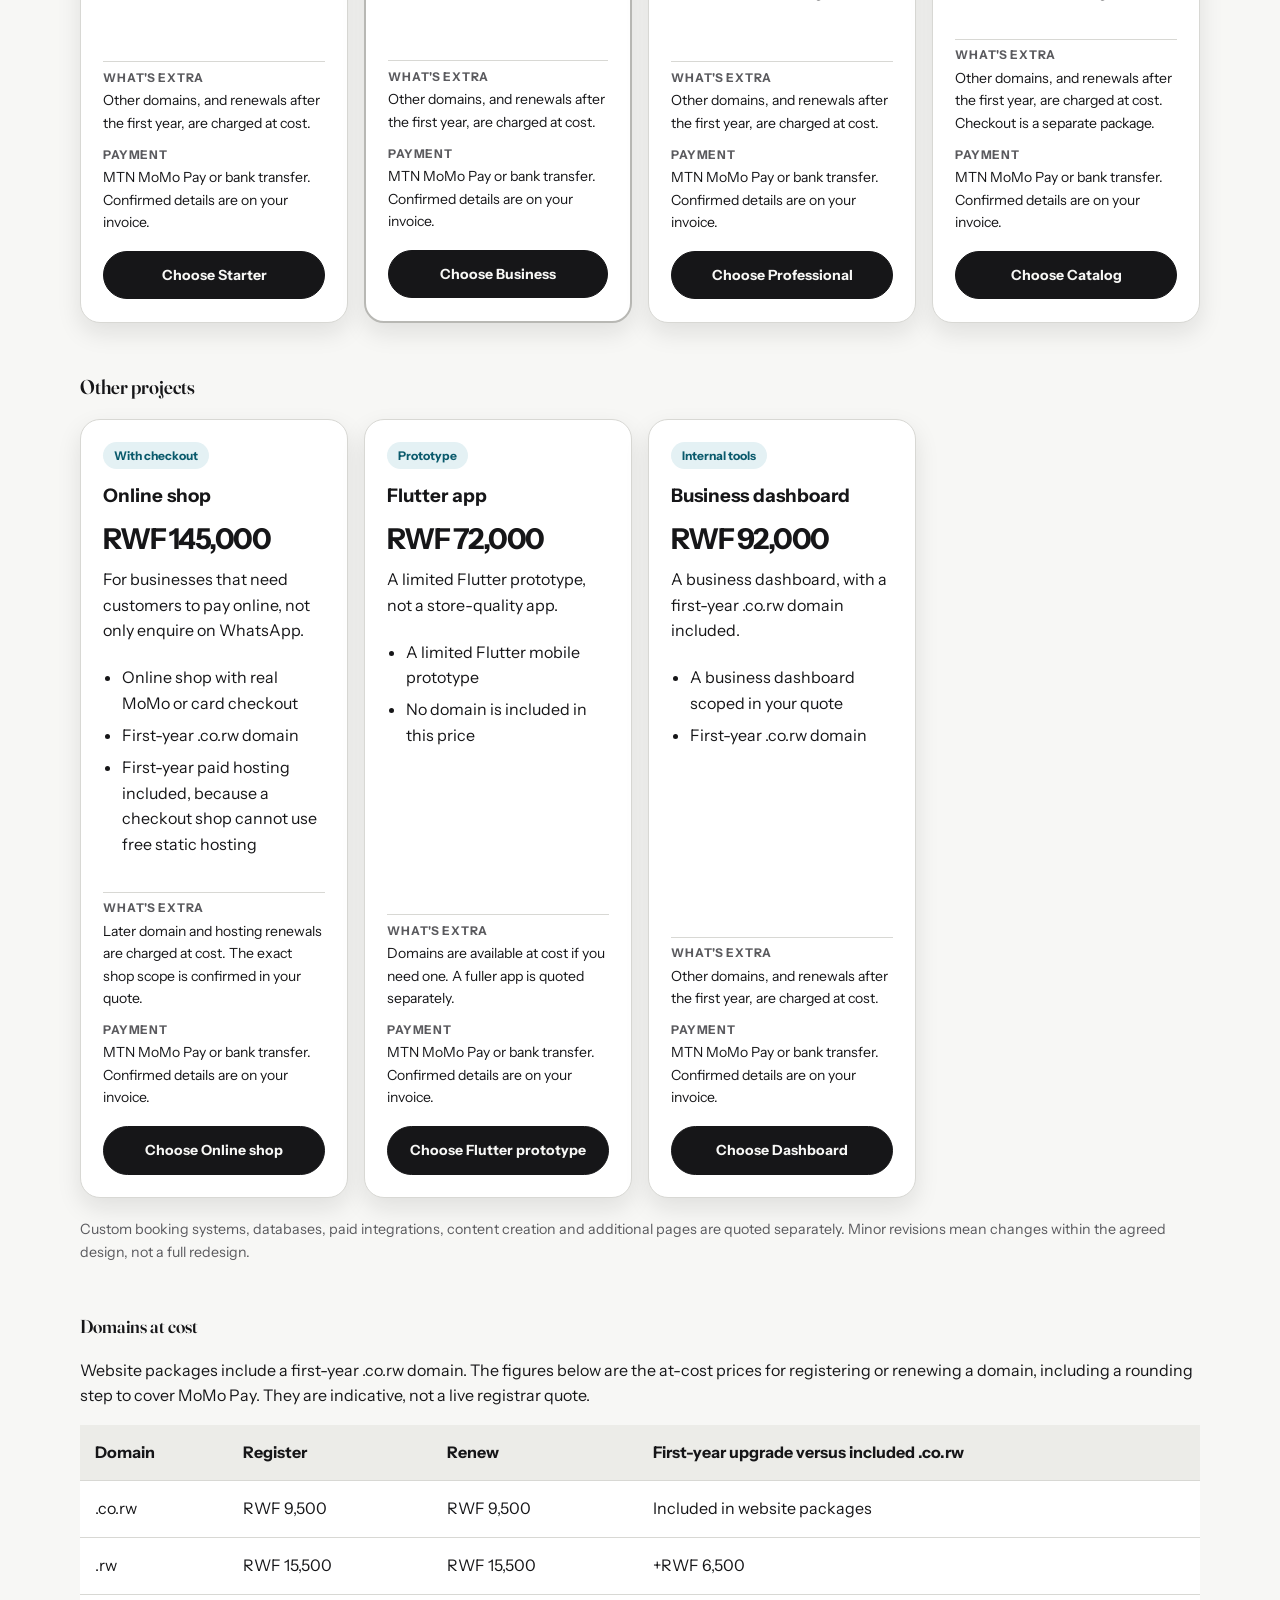
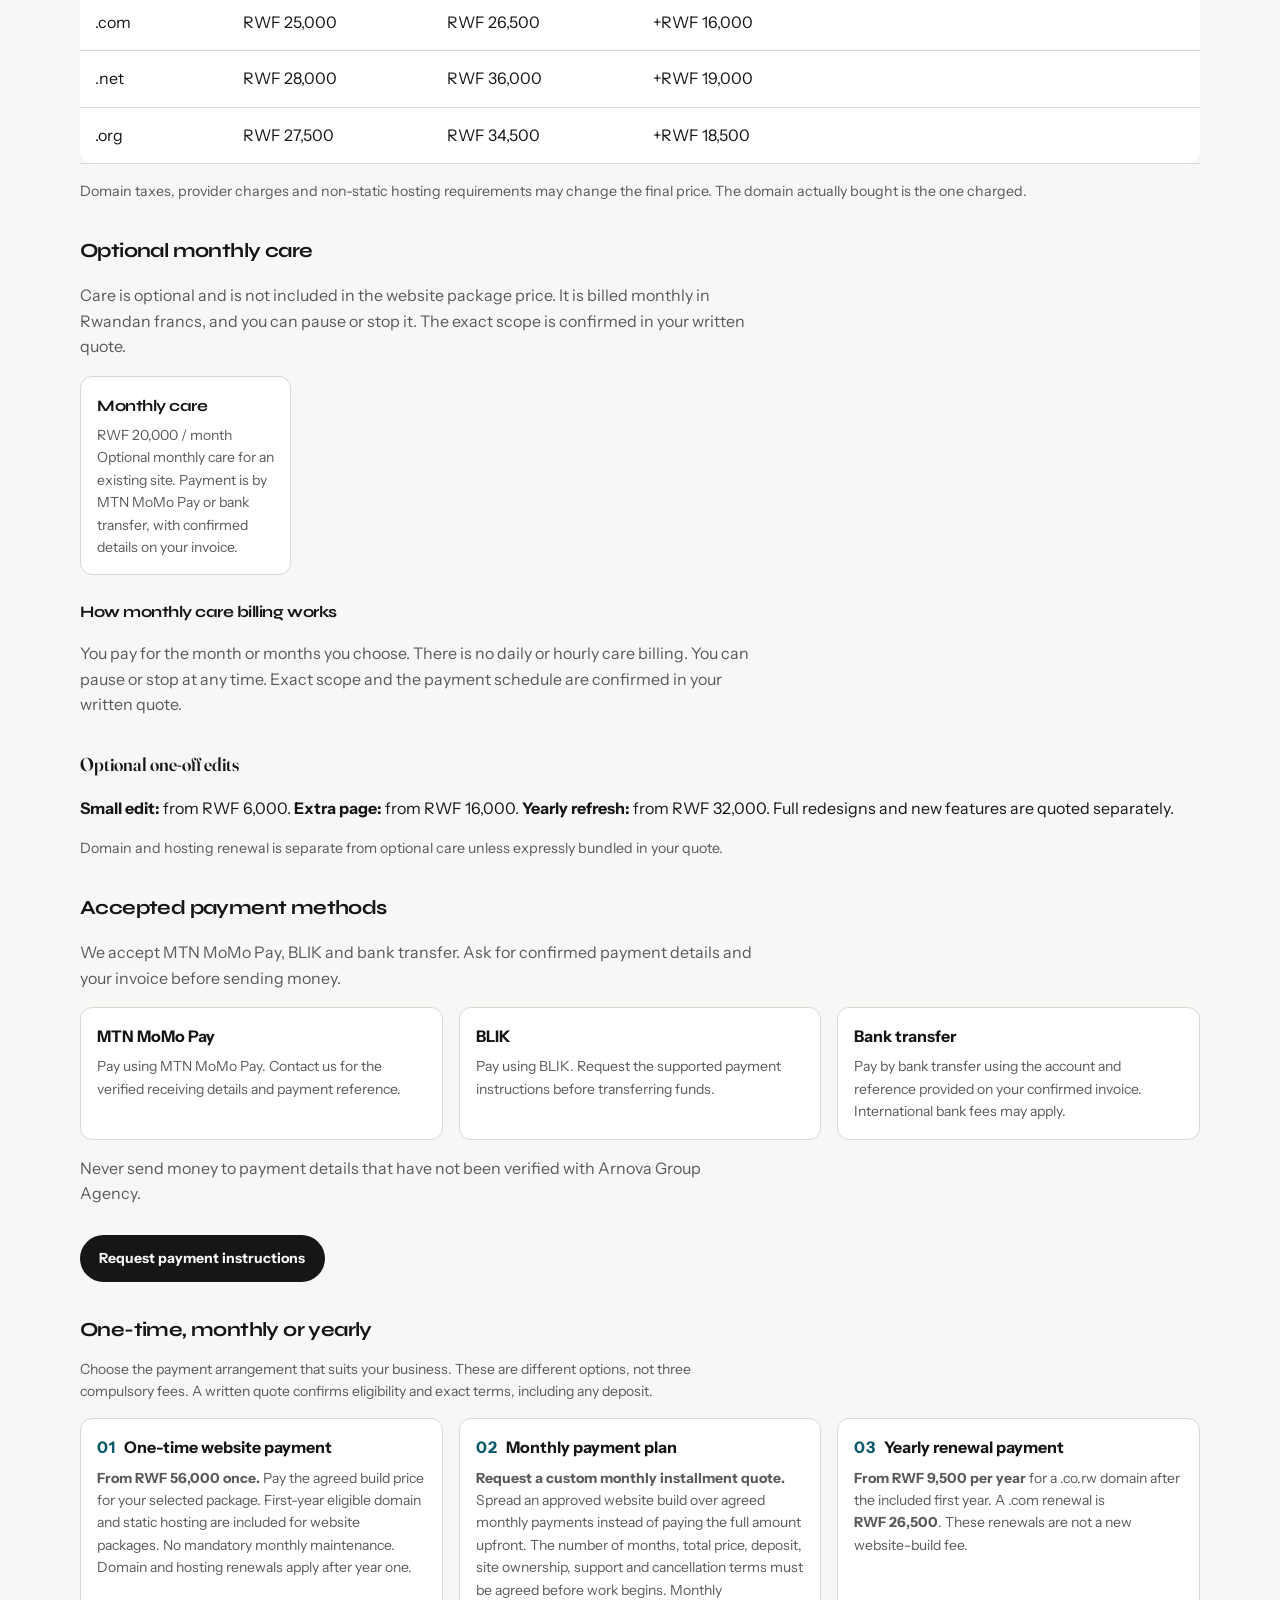
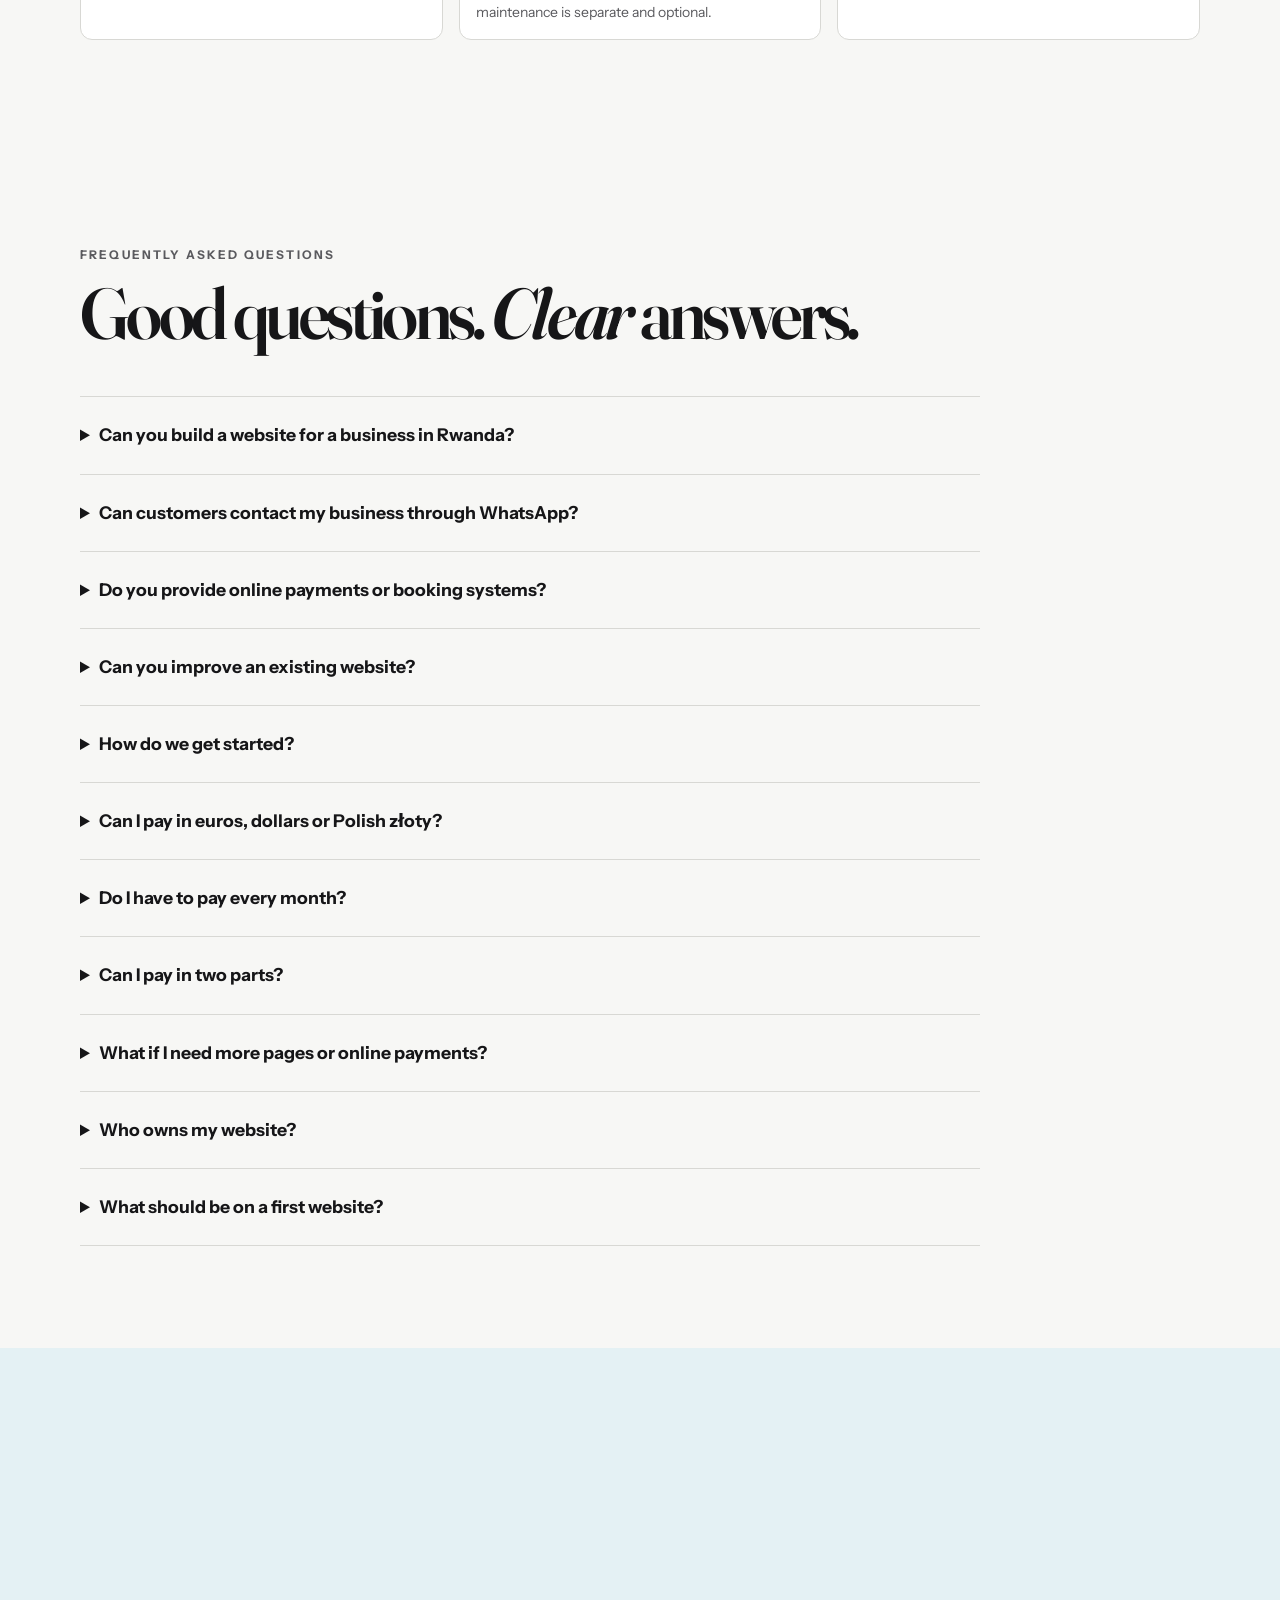
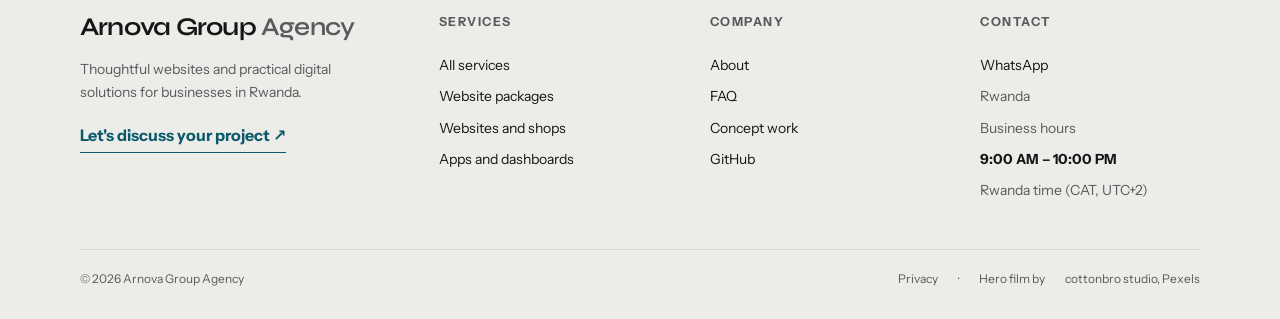
<file: blog/student-project-rwanda.html>
<!doctype html>
<html lang="en">
<head>
<meta charset="utf-8">
<meta http-equiv="Content-Security-Policy" content="default-src 'none'; img-src 'self'; form-action 'none'; object-src 'none'; base-uri 'self'; upgrade-insecure-requests">
<meta name="viewport" content="width=device-width,initial-scale=1,viewport-fit=cover">
<meta name="robots" content="noindex, follow">
<meta http-equiv="refresh" content="0; url=../#faq">
<link rel="canonical" href="https://arnold-rg.github.io/arnova-group-agency/#faq">
<title>How to choose a final-year tech project | Arnova Group Agency</title>
<link rel="icon" href="../logo.svg">
</head>
<body>
<p>This guide now lives with the questions on the home page. <a href="../#faq">See the questions on the home page</a>.</p>
</body>
</html>
</file>
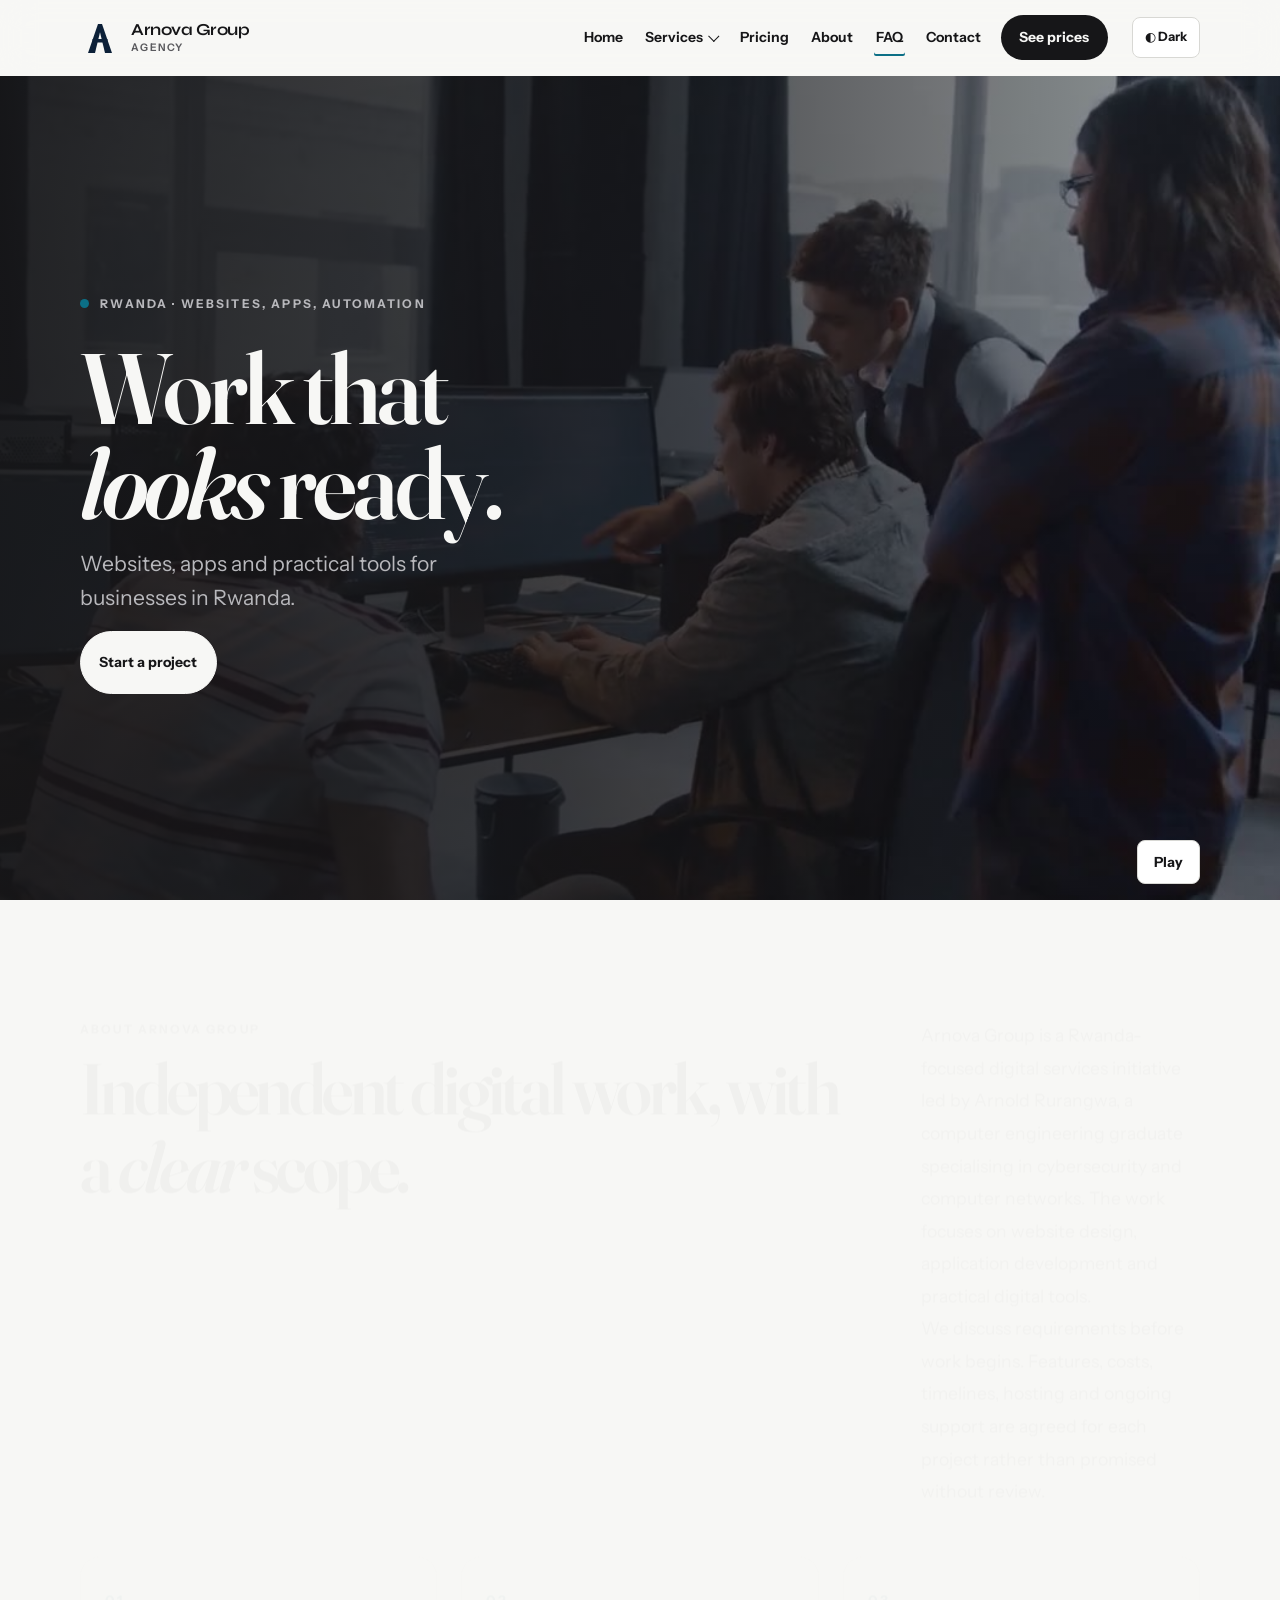
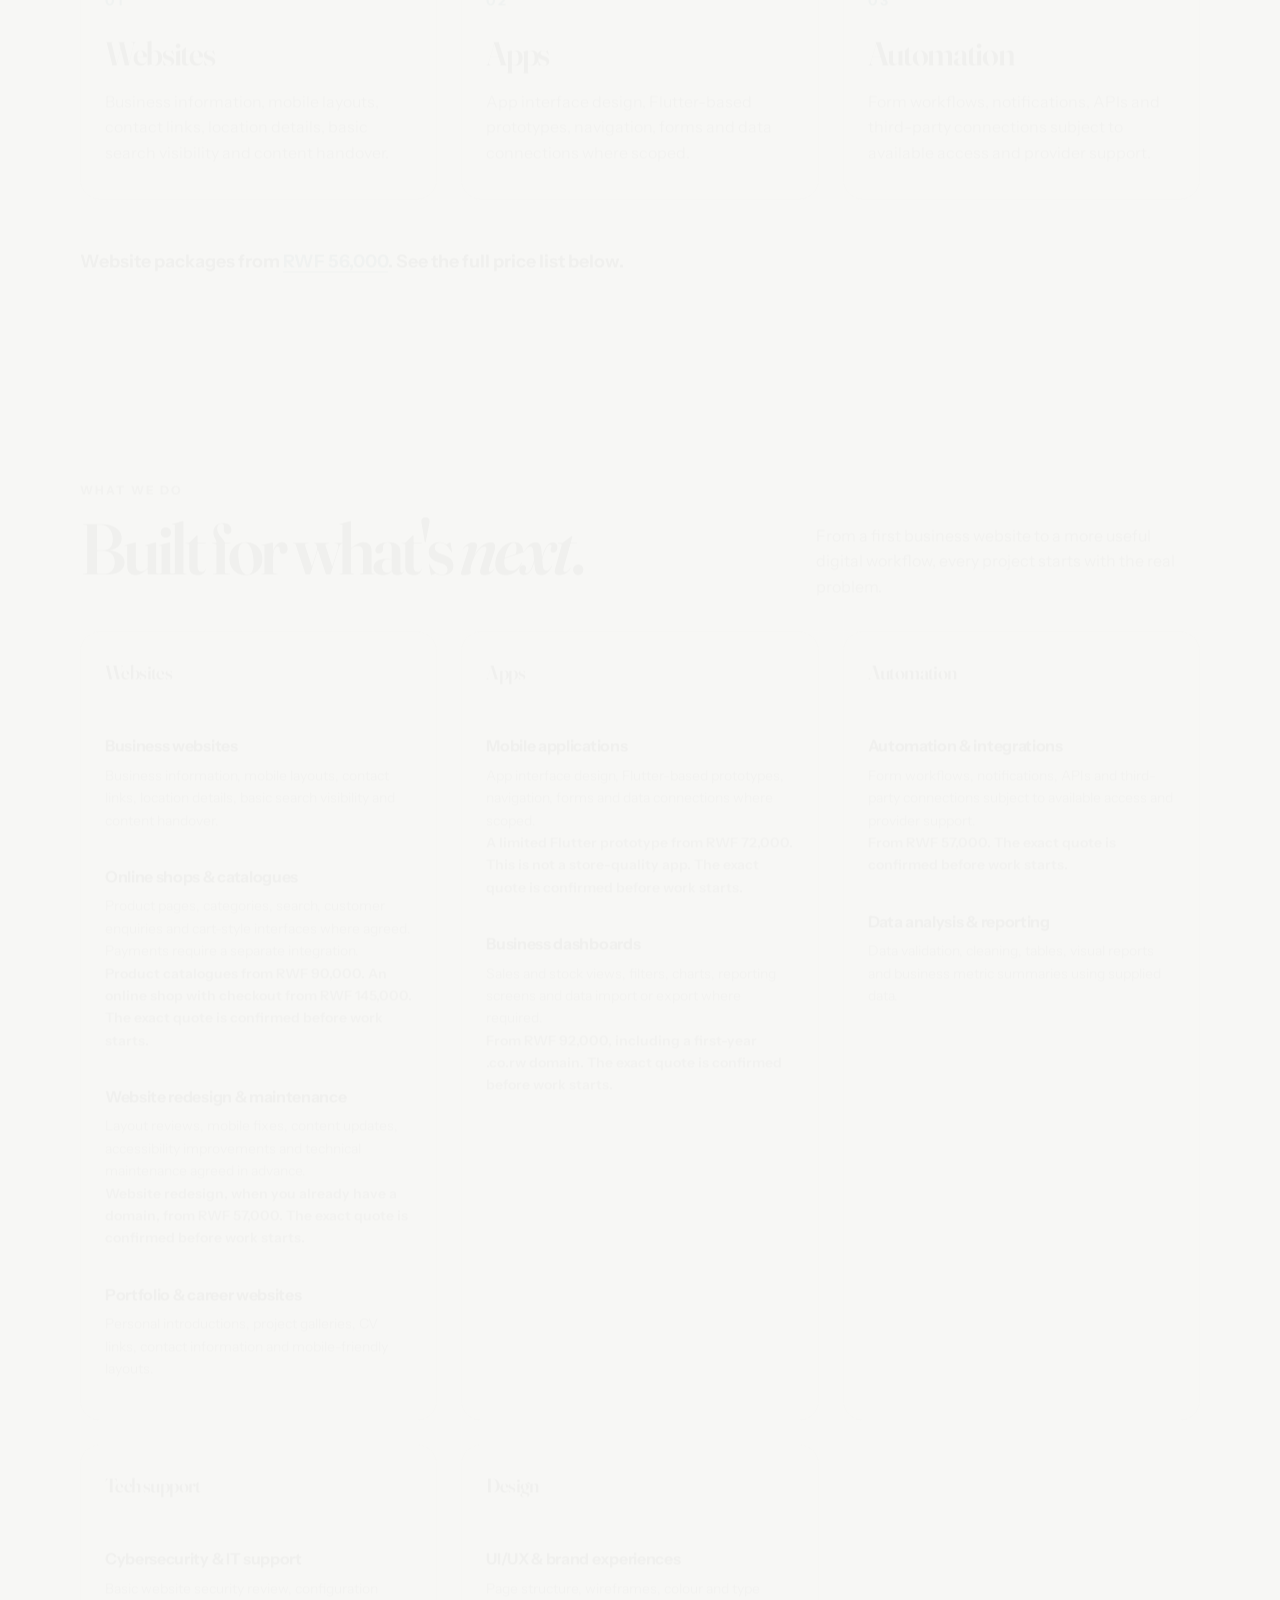
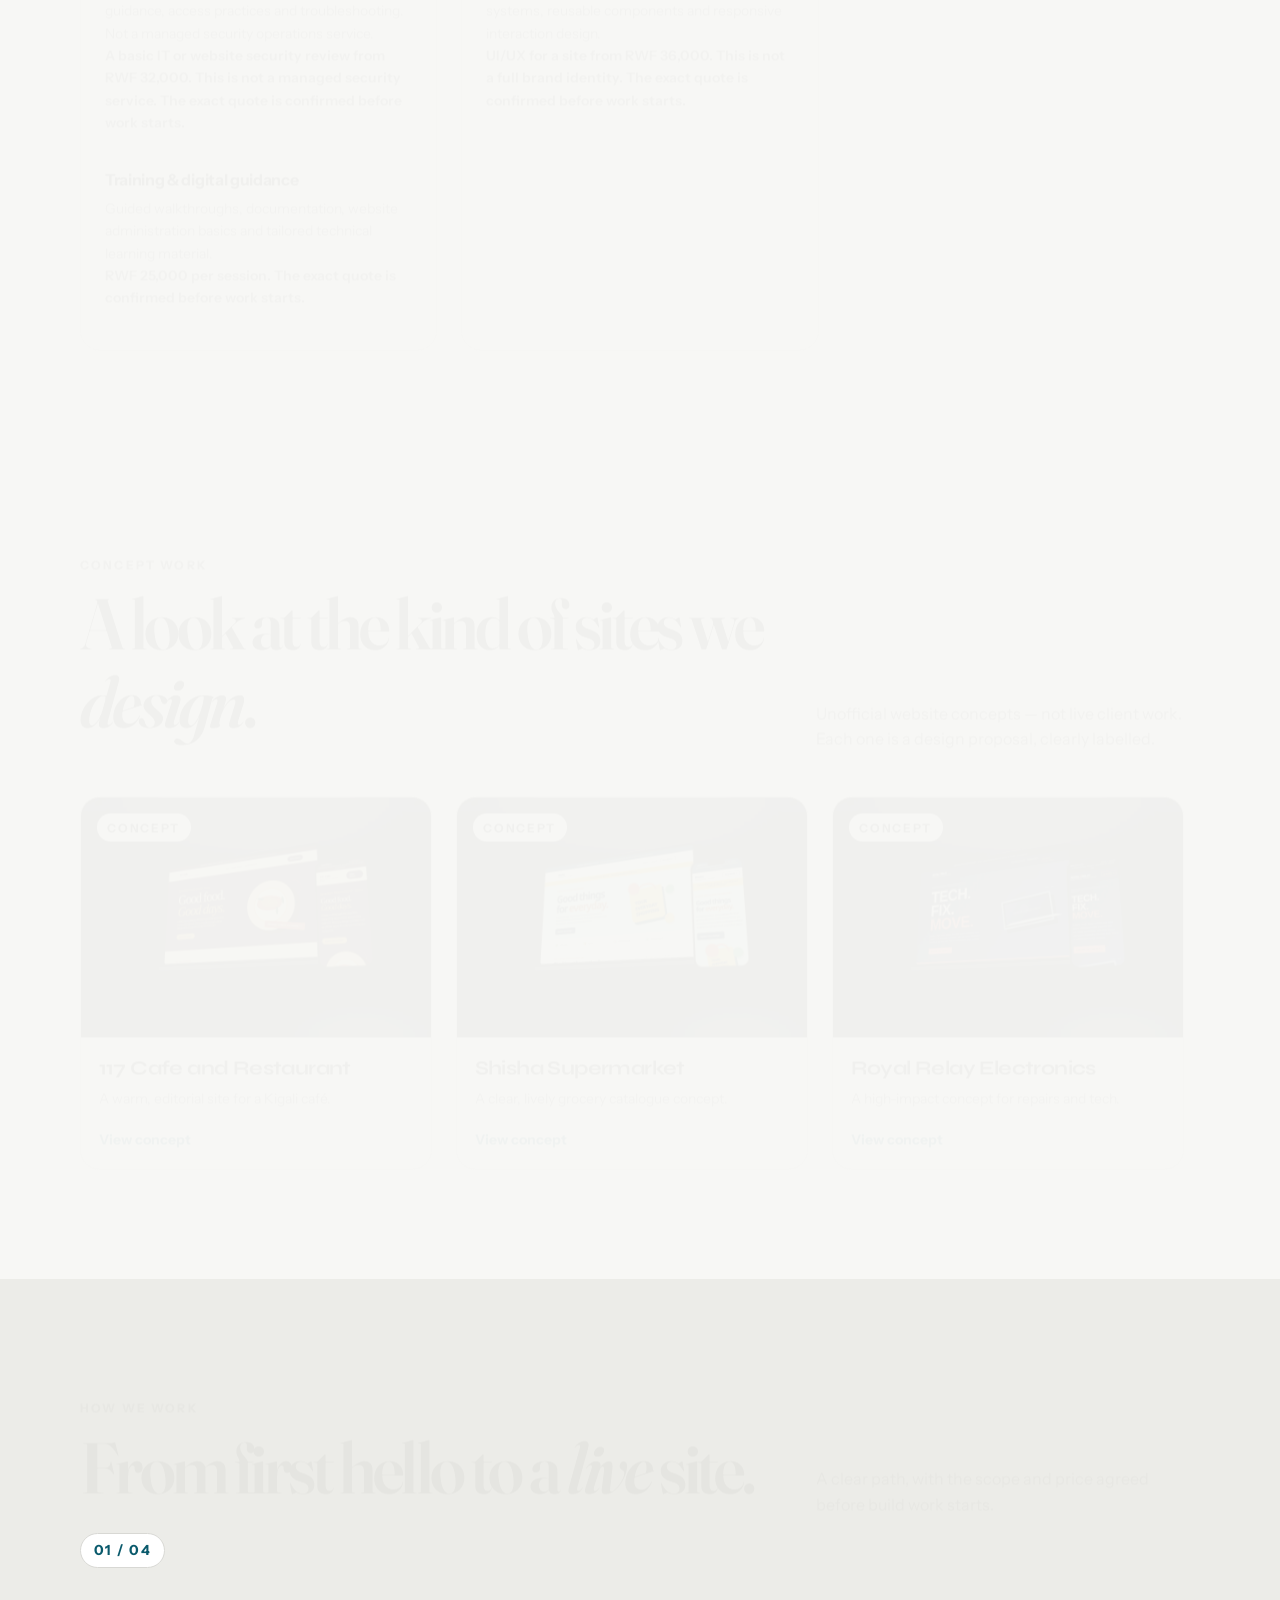
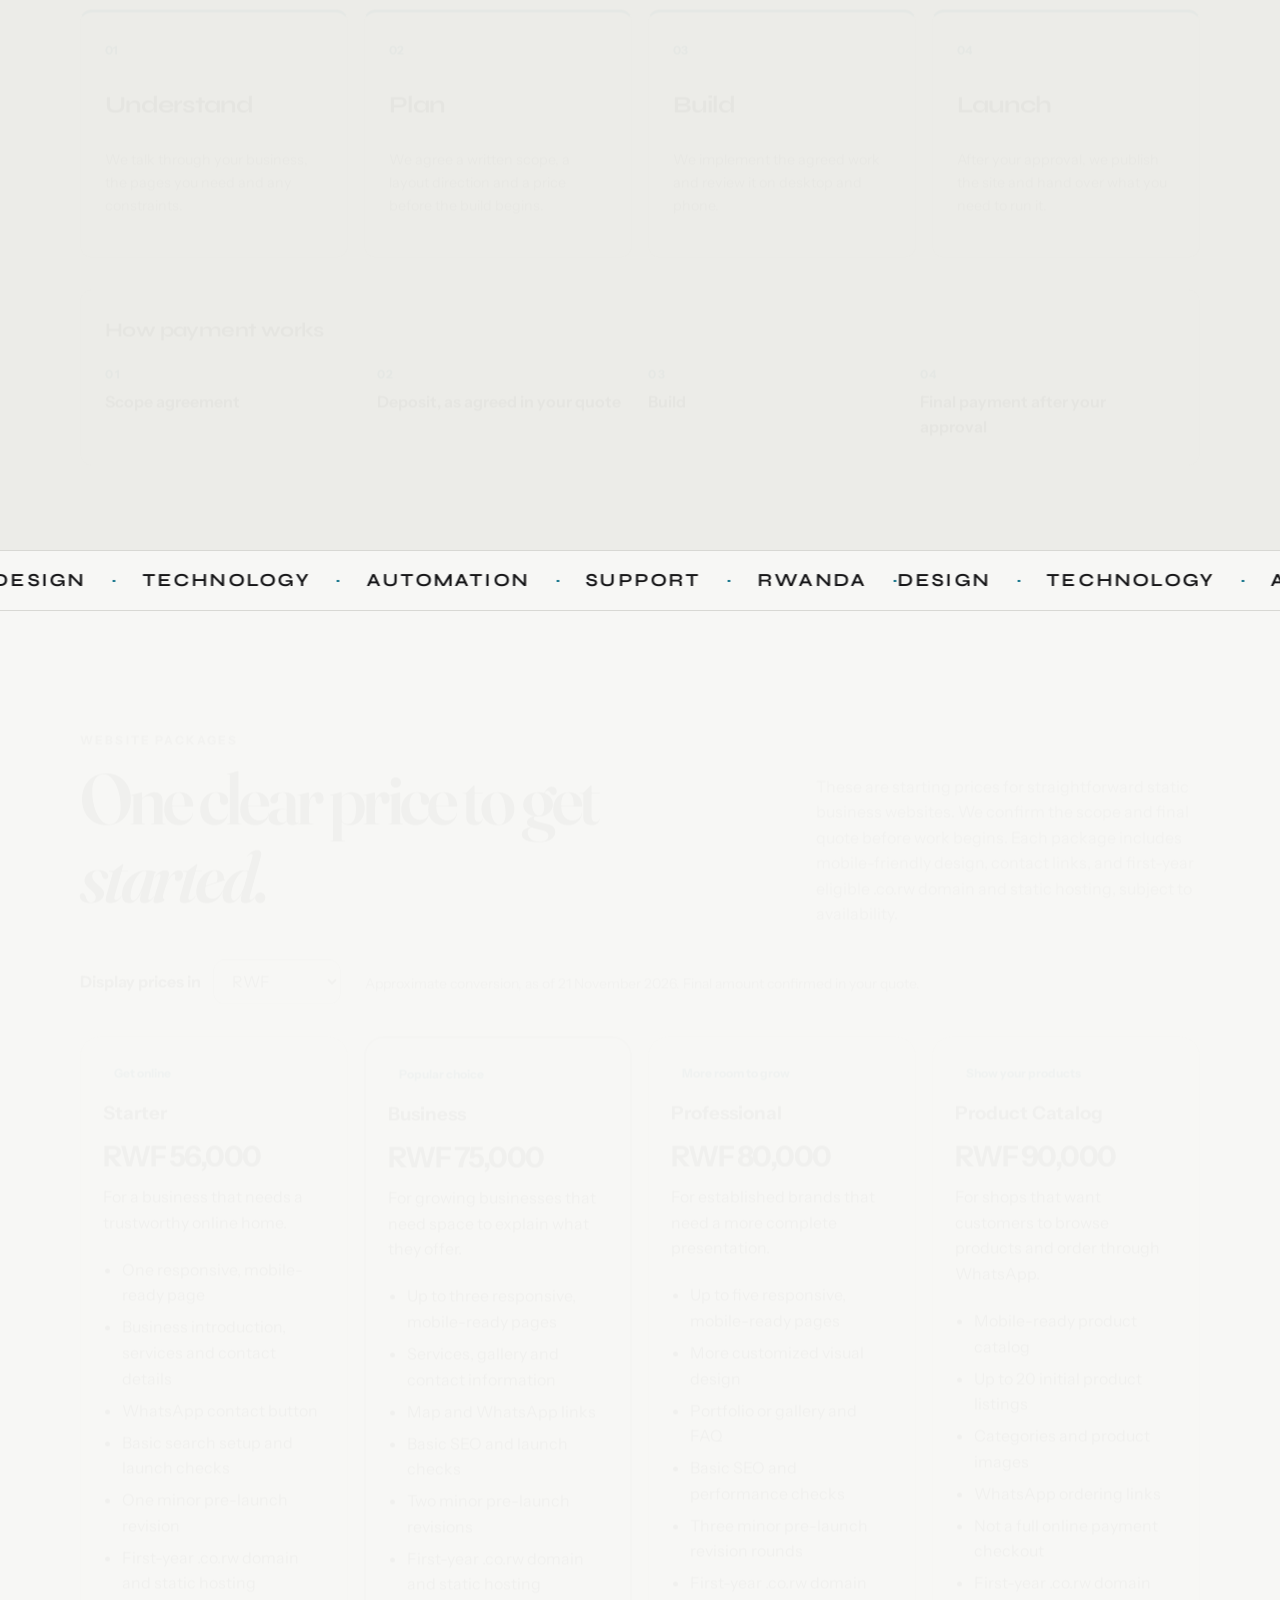
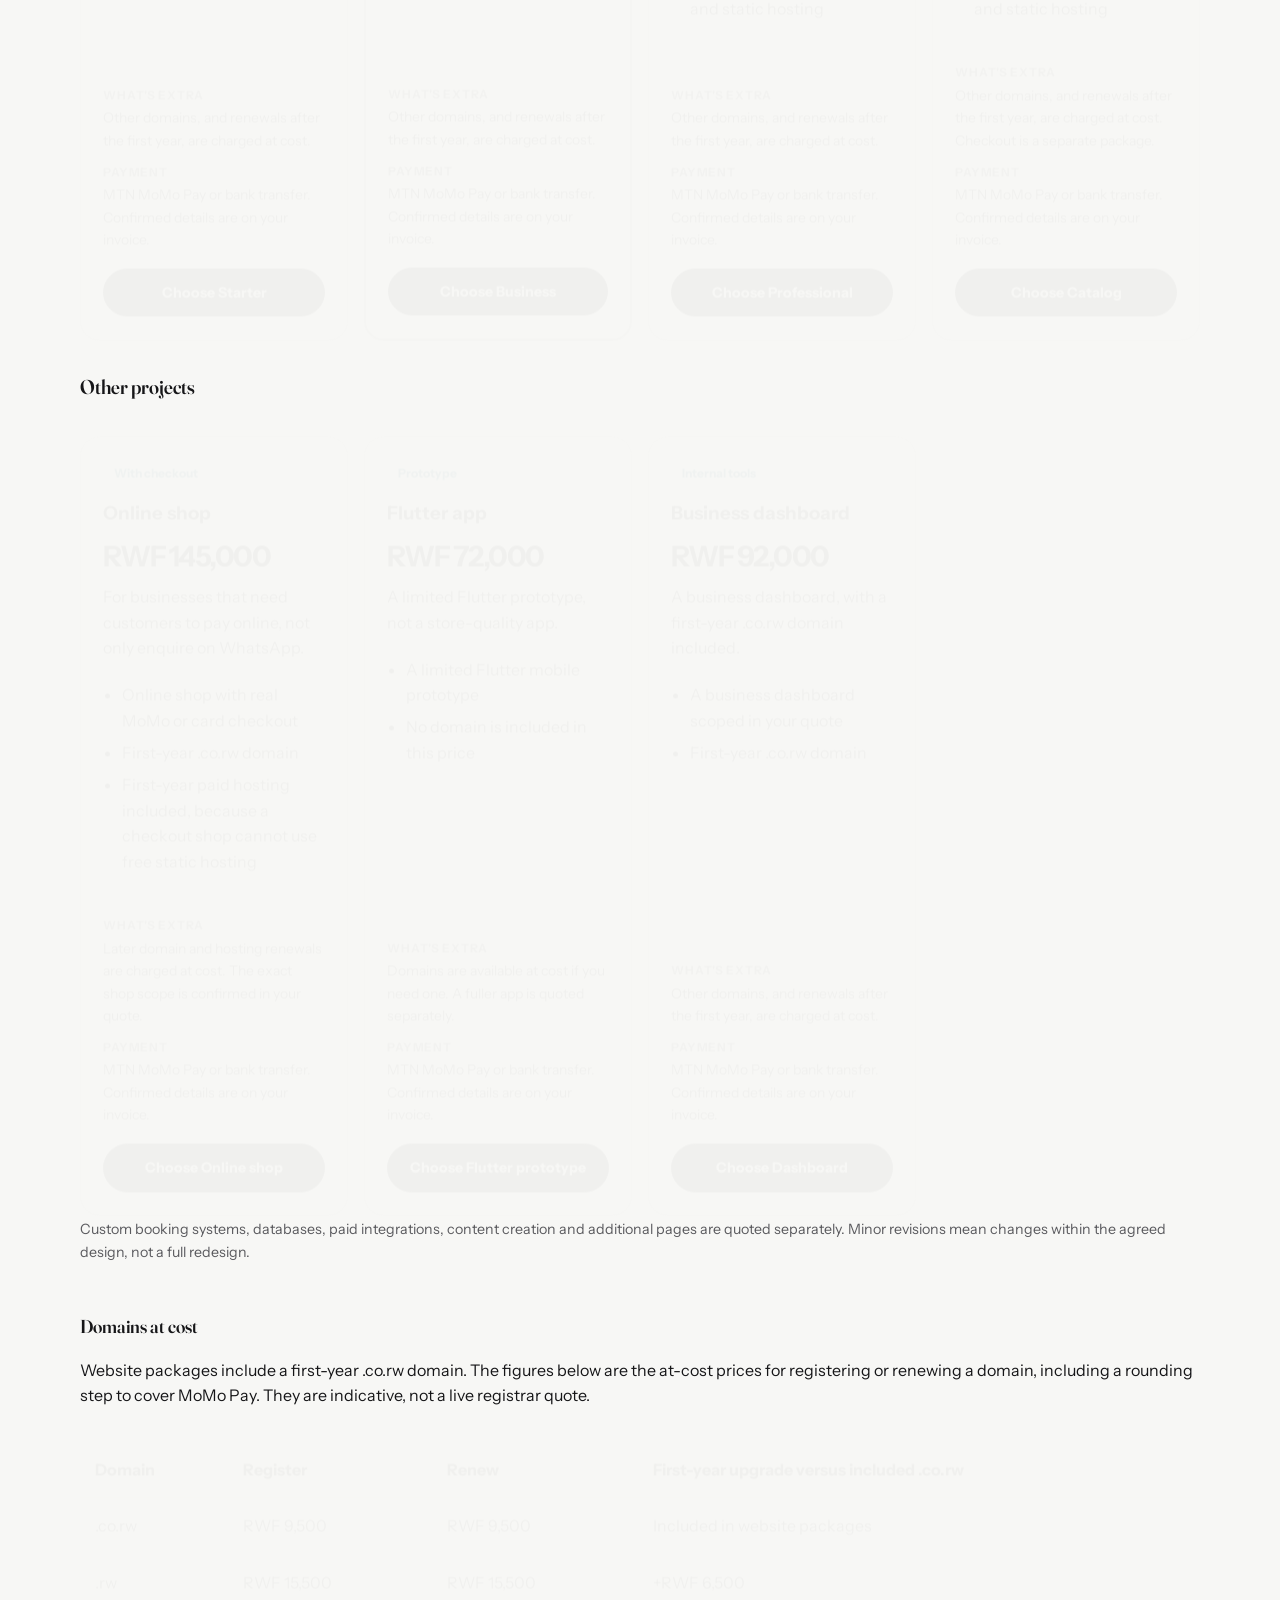
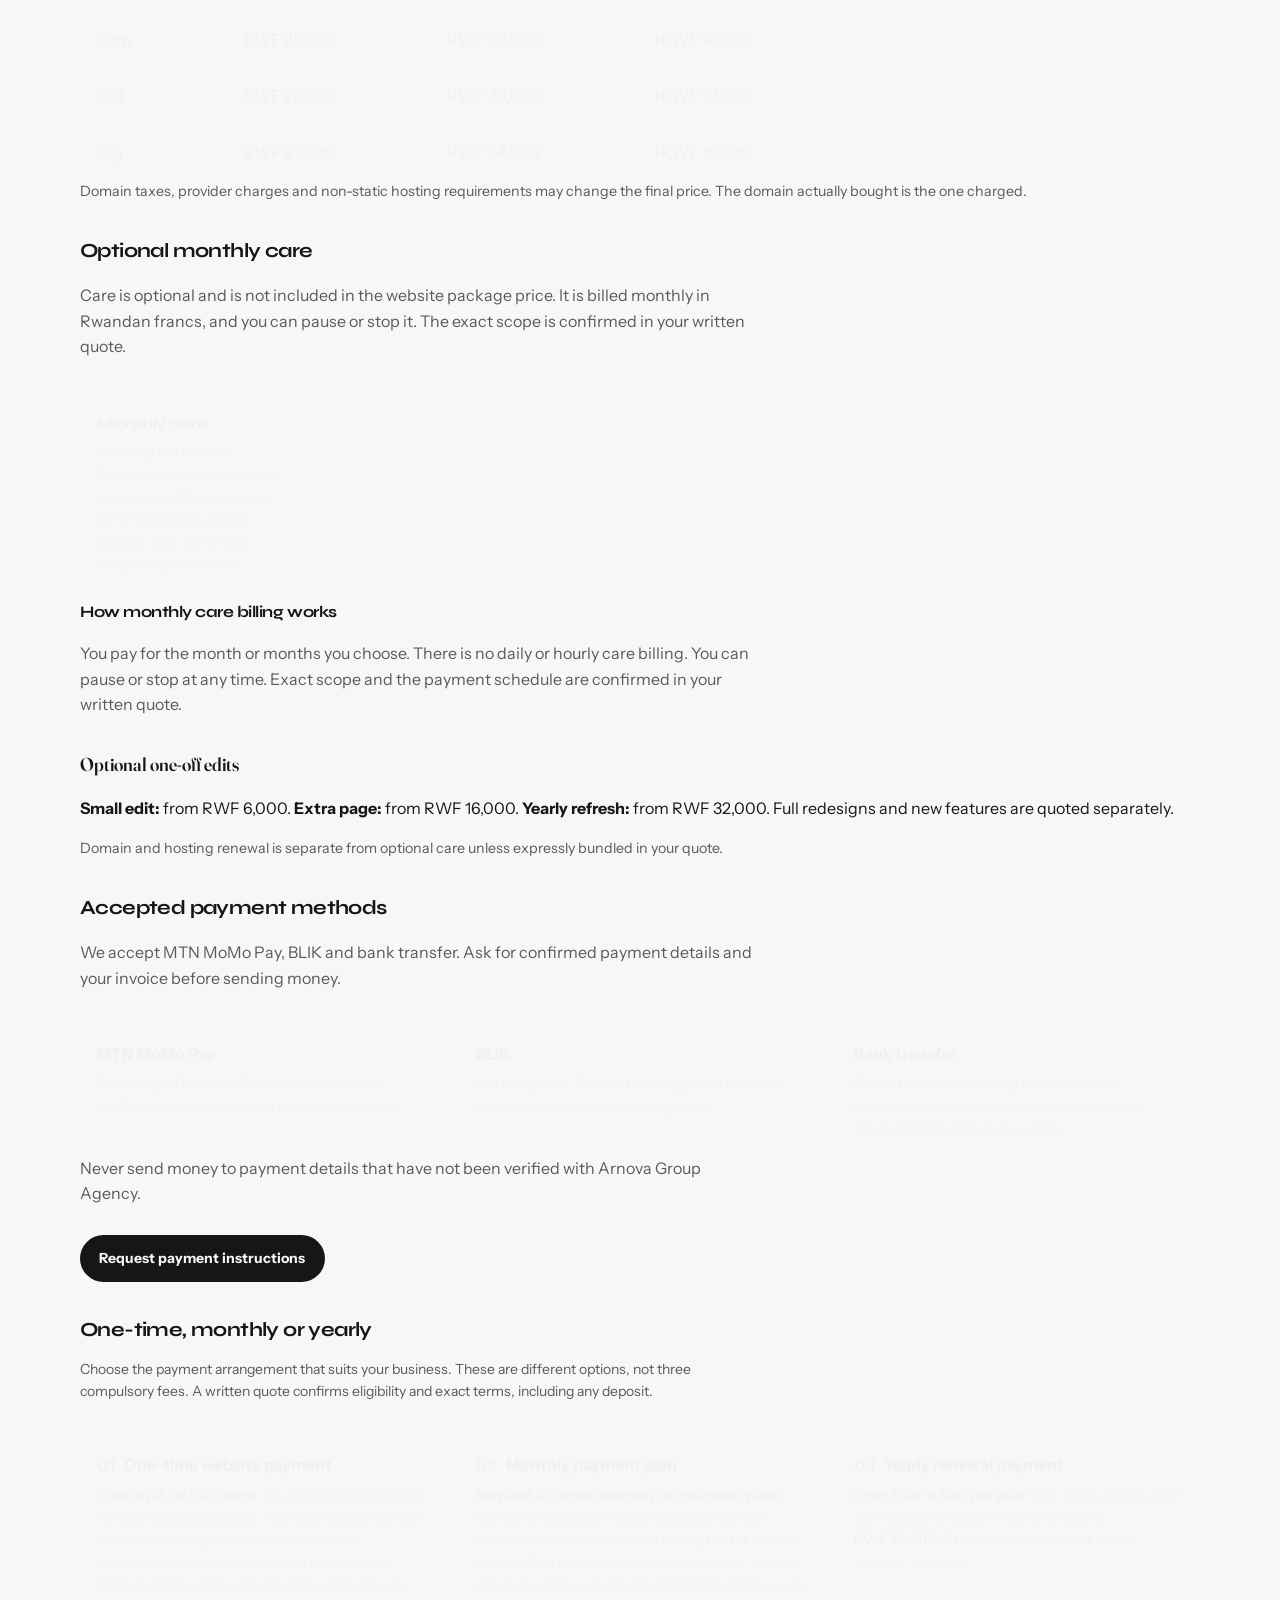
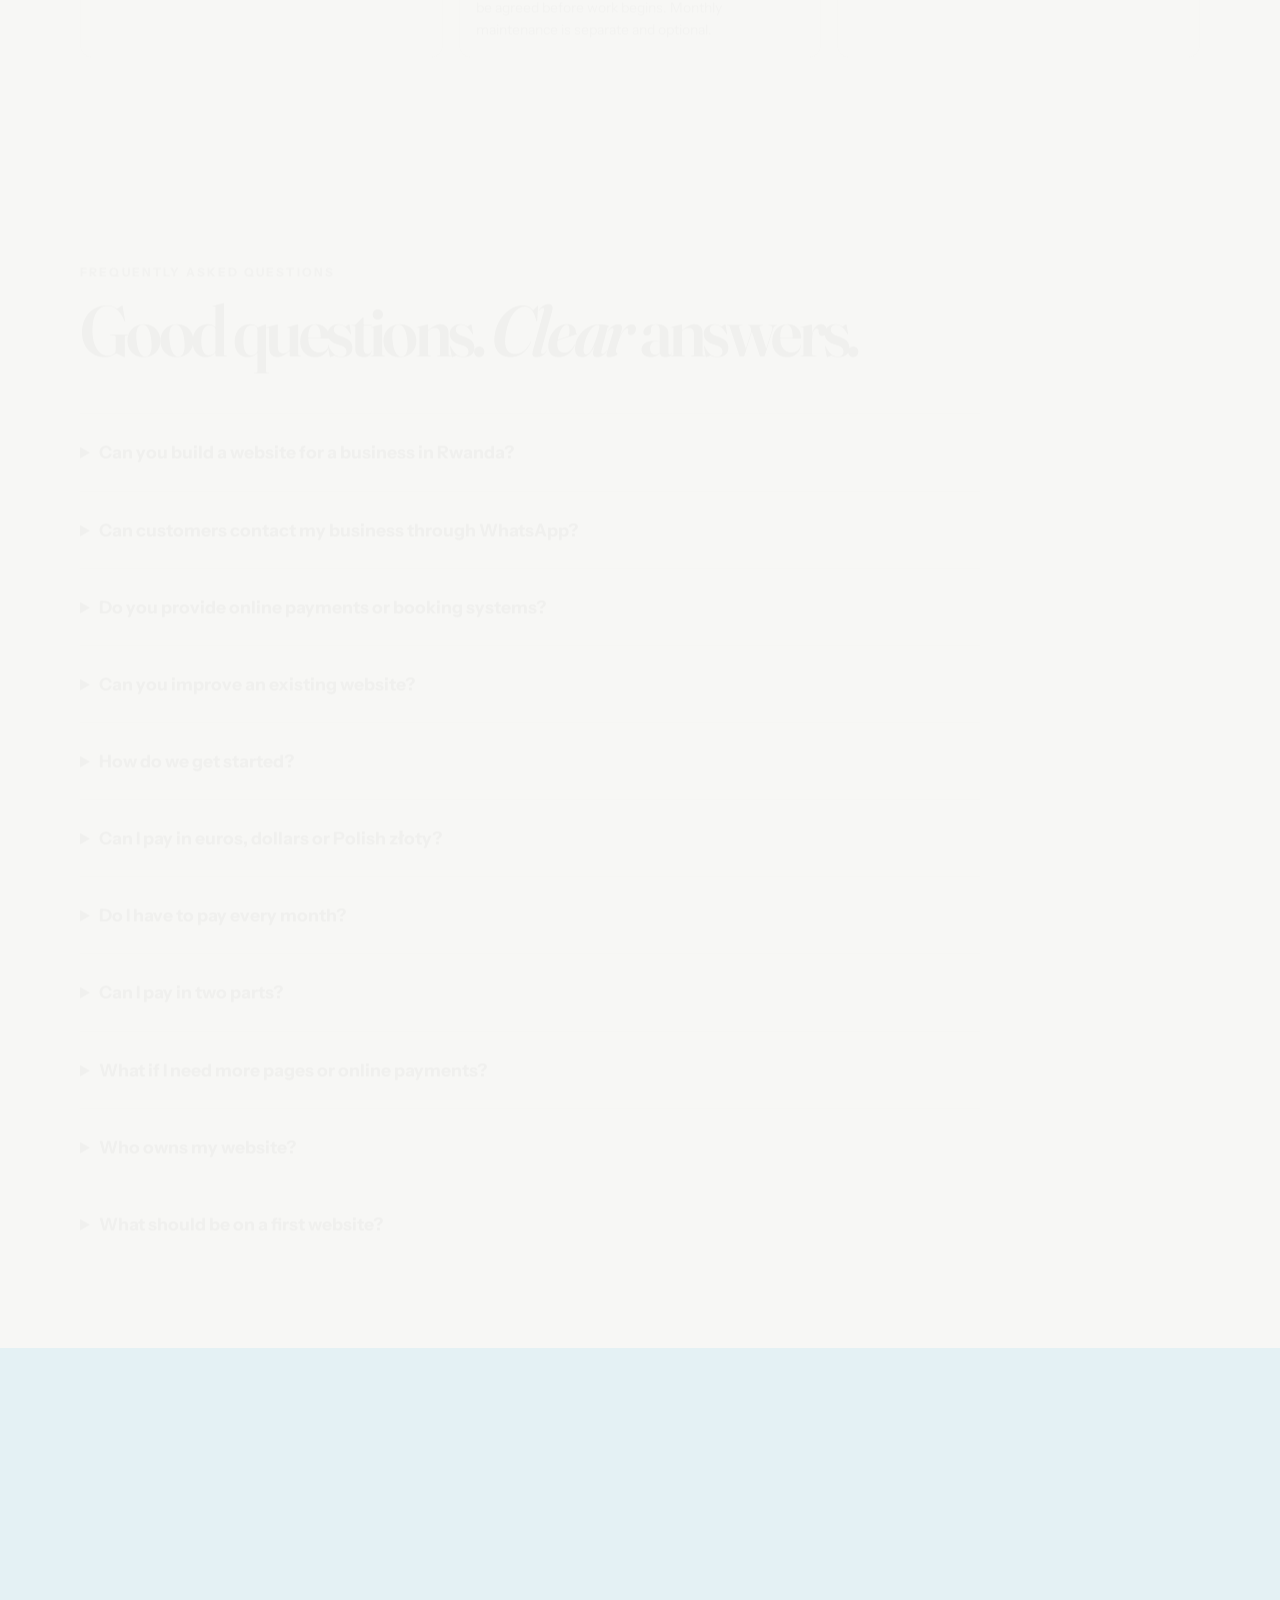
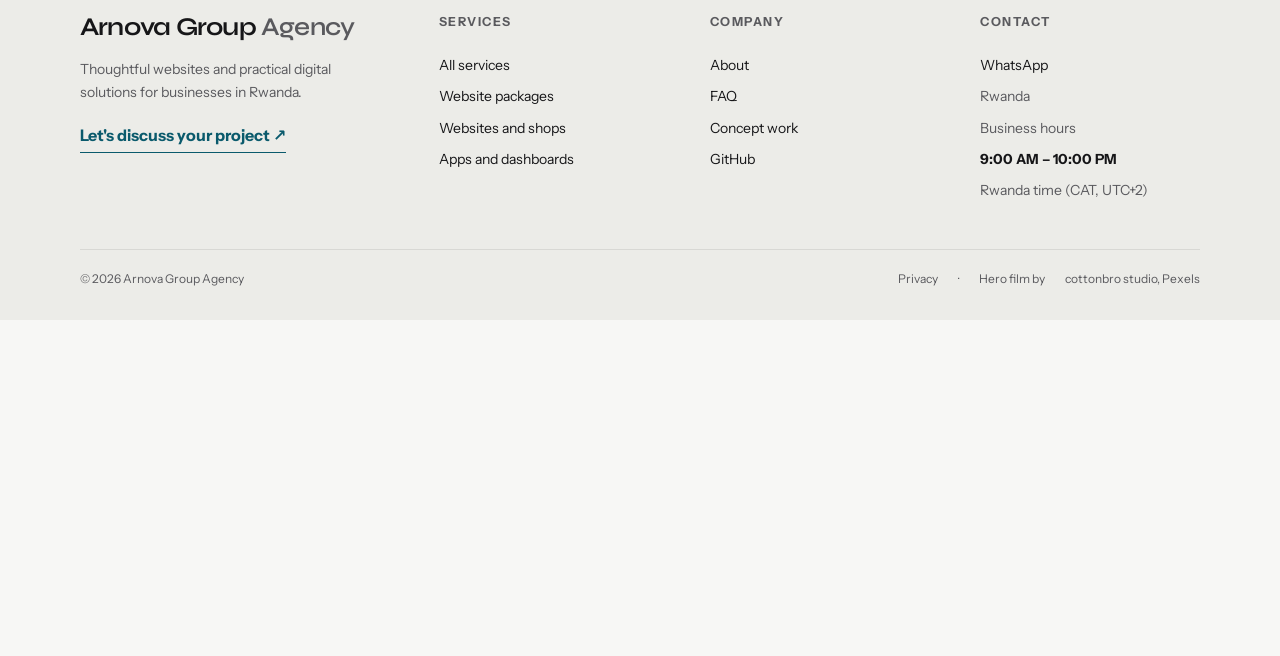
<file: blog/website-rwanda.html>
<!doctype html>
<html lang="en">
<head>
<meta charset="utf-8">
<meta http-equiv="Content-Security-Policy" content="default-src 'none'; img-src 'self'; form-action 'none'; object-src 'none'; base-uri 'self'; upgrade-insecure-requests">
<meta name="viewport" content="width=device-width,initial-scale=1,viewport-fit=cover">
<meta name="robots" content="noindex, follow">
<meta http-equiv="refresh" content="0; url=../#faq">
<link rel="canonical" href="https://arnold-rg.github.io/arnova-group-agency/#faq">
<title>Does your small business really need a website? | Arnova Group Agency</title>
<link rel="icon" href="../logo.svg">
</head>
<body>
<p>This guide now lives with the questions on the home page. <a href="../#faq">See the questions on the home page</a>.</p>
</body>
</html>
</file>
<file: css/tokens.css>
/* Shared design tokens.
   Signal Slate (option 3) is the chosen scheme.
   Swap this import to tokens-option-1.css or tokens-option-2.css only if a previous direction is needed. */
@import url("tokens-option-3.css");
</file>
<file: css/layout.css>
/* Arnova Group Agency — shared layout, typography, navbar and footer.
   Restyles the existing homepage class names so Mentor's pricing page
   (arnova-site-header, nav-links, theme-toggle, arnova-mobile-dock,
   agency-footer, wrap) can reuse this file without a rename. */

html{
  scroll-behavior:smooth;
}
body{
  margin:0;
  background:var(--color-bg);
  color:var(--color-text);
  font-family:var(--font-sans);
  font-size:var(--text-md);
  line-height:var(--font-leading-body);
  -webkit-font-smoothing:antialiased;
  padding-top:var(--space-header-offset);
}

body.is-dock-sheet-open{overflow:hidden}
img{max-width:100%;display:block}
a{color:inherit}
button,input,textarea,select{font:inherit}
button{cursor:pointer}
:focus-visible{outline:3px solid var(--color-focus);outline-offset:3px}

.wrap,
.shell{
  width:min(var(--space-wrap),calc(100% - 2 * var(--space-gutter)));
  margin-inline:auto;
}
.section{padding-block:var(--space-section)}
.ag-grid{display:grid;gap:var(--space-card-gap)}
.ag-grid--2{grid-template-columns:repeat(2,minmax(0,1fr))}
.ag-grid--3{grid-template-columns:repeat(3,minmax(0,1fr))}
.ag-grid--4{grid-template-columns:repeat(4,minmax(0,1fr))}
@media(max-width:900px),(max-width:1100px) and (max-height:500px) and (orientation:landscape){
  .ag-grid--3,.ag-grid--4{grid-template-columns:repeat(2,minmax(0,1fr))}
}
@media(max-width:600px){
  .ag-grid--2,.ag-grid--3,.ag-grid--4{grid-template-columns:1fr}
}

h1,h2{
  font-family:var(--font-display);
  font-weight:650;
  letter-spacing:-.03em;
  line-height:var(--font-leading-tight);
}

.skip{
  position:absolute;
  z-index:1100;
  left:-9999px;
  top:10px;
  background:var(--color-bg-cta);
  color:var(--color-text-on-cta);
  padding:12px 16px;
  border-radius:var(--space-radius-sm);
  text-decoration:none;
  font-weight:700;
}
.skip:focus{left:12px}

/* ---------- Fixed professional header ---------- */
header.arnova-site-header{
  position:fixed;
  top:0;
  left:0;
  right:0;
  z-index:1000;
  display:flex;
  align-items:center;
  gap:var(--space-lg);
  box-sizing:border-box;
  width:100%;
  max-width:none;
  min-height:var(--space-header-offset);
  margin:0;
  padding-inline:max(var(--space-gutter),calc((100% - var(--space-wrap)) / 2));
  background:color-mix(in srgb,var(--color-bg) 88%,transparent);
  backdrop-filter:blur(16px) saturate(140%);
  -webkit-backdrop-filter:blur(16px) saturate(140%);
  border-bottom:1px solid transparent;
  border-radius:0;
  box-shadow:none;
  color:var(--color-text);
  transition:box-shadow .2s ease,border-color .2s ease,background .2s ease;
}
header.arnova-site-header.is-scrolled{
  box-shadow:0 8px 24px var(--color-shadow);
  border-bottom-color:var(--color-border);
  background:color-mix(in srgb,var(--color-bg) 96%,transparent);
}
.brand{
  display:inline-flex;
  align-items:center;
  gap:.7rem;
  text-decoration:none;
  color:var(--color-text);
  flex-shrink:0;
  min-width:0;
}
.original-logo{width:40px;height:40px;object-fit:contain;flex-shrink:0}
.original-logo--dark{display:none}
html[data-theme="dark"] .original-logo--light{display:none}
html[data-theme="dark"] .original-logo--dark{display:block}
.agency-brand-name{
  display:flex;
  flex-direction:column;
  line-height:1.1;
  font-family:var(--font-display);
  font-weight:650;
  font-size:1.05rem;
  letter-spacing:-.03em;
  color:var(--color-text);
  white-space:nowrap;
}
.agency-brand-name span{
  font-family:var(--font-sans);
  font-size:.65rem;
  font-weight:650;
  letter-spacing:.12em;
  text-transform:uppercase;
  color:var(--color-text-muted);
  margin-top:.15rem;
}

.nav-links{
  display:flex;
  align-items:center;
  gap:clamp(.5rem,1.4vw,1.4rem);
  margin-left:auto;
}
.nav-links>a,
.nav-dropdown__toggle{
  appearance:none;
  background:none;
  border:0;
  color:var(--color-text);
  text-decoration:none;
  font-size:var(--text-sm);
  font-weight:650;
  padding:.45rem .15rem;
  white-space:nowrap;
  border-radius:2px;
  font-family:var(--font-sans);
}
.nav-links>a:hover,
.nav-dropdown__toggle:hover{color:var(--color-text-accent)}
.nav-links>a[aria-current="page"]{
  color:var(--color-text);
  box-shadow:inset 0 -2px 0 var(--color-accent);
}

.nav-dropdown{position:relative}
.nav-dropdown__toggle{
  display:inline-flex;
  align-items:center;
  gap:.35rem;
}
.nav-dropdown__toggle::after{
  content:"";
  width:.45rem;
  height:.45rem;
  border-right:1.5px solid currentColor;
  border-bottom:1.5px solid currentColor;
  transform:rotate(45deg) translateY(-1px);
}
.nav-dropdown__toggle[aria-expanded="true"]::after{transform:rotate(225deg) translateY(-1px)}
.nav-dropdown__menu{
  position:absolute;
  top:calc(100% + .6rem);
  left:0;
  z-index:1200;
  min-width:18rem;
  width:max(18rem,36rem);
  display:grid;
  grid-template-columns:1fr 1fr;
  gap:.15rem 1.25rem;
  padding:1rem 1.15rem;
  background:var(--color-bg-elevated);
  color:var(--color-text);
  border:1px solid var(--color-border);
  border-radius:var(--space-radius-md);
  box-shadow:0 8px 24px var(--color-shadow);
}
.nav-dropdown__menu[hidden]{display:none}
.nav-dropdown__menu a{
  display:block;
  text-decoration:none;
  color:var(--color-text);
  font-size:var(--text-sm);
  font-weight:600;
  padding:.45rem .2rem;
  border-radius:var(--space-radius-sm);
}
.nav-dropdown__menu a:hover,
.nav-dropdown__menu a:focus-visible{
  color:var(--color-text-accent);
  background:var(--color-bg-subtle);
}
.nav-dropdown__menu a.nav-dropdown__all{
  grid-column:1 / -1;
  font-weight:750;
  border-bottom:1px solid var(--color-border);
  margin-bottom:.35rem;
  padding-bottom:.7rem;
}

.theme-toggle{
  appearance:none;
  border:1px solid var(--color-border);
  background:var(--color-bg-elevated);
  color:var(--color-text);
  border-radius:var(--space-radius-sm);
  padding:.55rem .75rem;
  font-size:.8rem;
  font-weight:700;
  white-space:nowrap;
  flex-shrink:0;
}
.theme-toggle:hover{border-color:var(--color-border-strong)}

.pill{
  display:inline-flex;
  align-items:center;
  justify-content:center;
  gap:.6rem;
  border-radius:var(--space-radius-pill);
  padding:.7rem 1.15rem;
  background:var(--color-bg-cta);
  color:var(--color-text-on-cta);
  font-weight:750;
  font-size:var(--text-sm);
  text-decoration:none;
  border:1.5px solid transparent;
  transition:transform .18s ease,background .18s ease,filter .18s ease;
}
.pill:hover{transform:translateY(-1px);filter:brightness(1.08)}
.pill.outline{
  background:transparent;
  color:var(--color-text);
  border-color:var(--color-border-strong);
}

@media(max-width:900px),(max-width:1100px) and (max-height:500px) and (orientation:landscape){
  html{
    scroll-padding-bottom:var(--space-dock-offset);
  }
  body{
    padding-top:var(--space-header-offset-narrow);
    padding-bottom:var(--space-dock-offset);
  }
  main>section:first-of-type{
    box-sizing:border-box;
    min-height:calc(100svh - var(--space-header-offset-narrow));
    padding-bottom:var(--space-dock-offset);
  }
  header.arnova-site-header{
    min-height:var(--space-header-offset-narrow);
    gap:var(--space-sm);
  }
  header.arnova-site-header .nav-links{display:none}
  .agency-brand-name{font-size:.95rem}
  .original-logo{width:36px;height:36px}
}

/* Mobile dock visuals live in css/nav.css (live glassy nav + centre FAB).
   Class name .arnova-mobile-dock is unchanged. */

@media(prefers-reduced-motion:reduce){
  html{scroll-behavior:auto}
  header.arnova-site-header,.pill{transition:none!important}
  .pill:hover{transform:none}
}

/* ---------- Footer ---------- */
.agency-footer{
  background:var(--color-bg-subtle);
  color:var(--color-text);
  border-top:1px solid var(--color-border);
  padding:var(--space-3xl) 0 var(--space-xl);
  margin-top:0;
}
.agency-footer-grid{
  display:grid;
  grid-template-columns:minmax(230px,1.4fr) repeat(3,minmax(10rem,1fr));
  gap:clamp(1.5rem,4vw,3.5rem);
}
.agency-footer-brand,
.agency-footer-intro .agency-footer-brand{
  display:inline-block;
  font-family:var(--font-display);
  font-weight:650;
  font-size:clamp(1.2rem,2vw,1.6rem);
  letter-spacing:-.03em;
  text-decoration:none;
  color:var(--color-text);
  line-height:1.15;
}
.agency-footer-brand span{color:var(--color-text-muted);font-weight:600}
.agency-footer-intro p{
  max-width:28ch;
  color:var(--color-text-muted);
  font-size:var(--text-sm);
  margin:1rem 0 1.25rem;
}
.agency-footer-cta{
  display:inline-block;
  font-weight:750;
  color:var(--color-text-accent);
  text-decoration:none;
  border-bottom:1px solid currentColor;
  padding-bottom:.2rem;
}
.agency-footer-cta:hover{color:var(--color-link-hover)}
.agency-footer-column{
  display:flex;
  flex-direction:column;
  align-items:flex-start;
  gap:.55rem;
}
.agency-footer-column h3,
.agency-footer-column h2{
  font-family:var(--font-sans);
  font-size:.78rem;
  font-weight:800;
  letter-spacing:.12em;
  text-transform:uppercase;
  margin:0 0 .85rem;
  color:var(--color-text-muted);
}
.agency-footer-column a,
.agency-footer-column span,
.agency-footer-column strong,
.agency-footer-column small,
.agency-footer-column p{
  font-size:var(--text-sm);
  text-decoration:none;
  margin:0;
  color:var(--color-text);
}
.agency-footer-column a:hover{
  color:var(--color-text-accent);
  text-decoration:underline;
  text-underline-offset:3px;
}
.agency-footer-column small,
.agency-footer-column span,
.agency-footer-column p{color:var(--color-text-muted)}
.agency-footer-bottom{
  display:flex;
  justify-content:space-between;
  flex-wrap:wrap;
  gap:1rem;
  border-top:1px solid var(--color-border);
  margin-top:var(--space-2xl);
  padding-top:1.15rem;
  font-size:var(--text-xs);
  color:var(--color-text-muted);
}
.agency-footer-bottom a{color:inherit;text-decoration:none}
.agency-footer-bottom a:hover{text-decoration:underline;text-underline-offset:3px}
.agency-footer-legal{display:flex;gap:1.25rem}
@media(max-width:900px),(max-width:1100px) and (max-height:500px) and (orientation:landscape){
  .agency-footer-grid{grid-template-columns:repeat(2,minmax(0,1fr))}
}
@media(max-width:560px){
  .agency-footer{padding:var(--space-md) 0 var(--space-sm)}
  .agency-footer-grid{grid-template-columns:1fr;gap:.75rem}
  .agency-footer-intro p{margin:.45rem 0 .7rem}
  .agency-footer-column h3,
  .agency-footer-column h2{margin:0 0 .3rem}
  .agency-footer-bottom{flex-direction:column;margin-top:var(--space-sm);padding-top:.5rem}
}
@media(max-width:900px) and (max-height:500px),
      (max-width:1100px) and (max-height:500px) and (orientation:landscape),
      (max-width:900px) and (orientation:landscape){
  .agency-footer{padding:var(--space-lg) 0 var(--space-sm)}
  .agency-footer-grid{gap:1.15rem}
  .agency-footer-bottom{margin-top:var(--space-md);padding-top:.7rem}
}

@media(prefers-reduced-motion:reduce){
  *,*::before,*::after{animation-duration:.01ms!important;animation-iteration-count:1!important}
}

/* Beat leftover page CSS that still targets .brand > span, .nav-links a, or the old green header. */
header.arnova-site-header{
  background:color-mix(in srgb,var(--color-bg) 88%,transparent)!important;
  color:var(--color-text)!important;
  border-radius:0!important;
  box-shadow:none!important;
  transform:none!important;
  left:0!important;
  right:0!important;
  width:100%!important;
  max-width:none!important;
  inset:0 0 auto 0!important;
}
header.arnova-site-header.is-scrolled{box-shadow:0 8px 24px var(--color-shadow)!important}
header.arnova-site-header .agency-brand-name{
  display:flex!important;
  flex-direction:column!important;
  color:var(--color-text)!important;
  font-size:1.05rem!important;
  opacity:1!important;
}
header.arnova-site-header .agency-brand-name span{
  color:var(--color-text-muted)!important;
  font-size:.65rem!important;
  letter-spacing:.12em!important;
}
header.arnova-site-header .nav-links>a{color:var(--color-text)!important;background:transparent!important}
header.arnova-site-header .nav-links>a[aria-current="page"]{box-shadow:inset 0 -2px 0 var(--color-accent)!important}
header.arnova-site-header .nav-links .pill{
  background:var(--color-bg-cta)!important;
  color:var(--color-text-on-cta)!important;
  border-radius:var(--space-radius-pill)!important;
  padding:.7rem 1.15rem!important;
  font-weight:750!important;
}
header.arnova-site-header .theme-toggle{
  background:var(--color-bg-elevated)!important;
  color:var(--color-text)!important;
  border:1px solid var(--color-border)!important;
}

@media(prefers-reduced-transparency:reduce){
  header.arnova-site-header,
  header.arnova-site-header.is-scrolled{
    background:var(--color-bg)!important;
    backdrop-filter:none;
    -webkit-backdrop-filter:none;
    border-bottom-color:var(--color-border);
  }
}
</file>
<file: css/nav.css>
/* Anchor landings: sit below the sticky header. Use scroll-margin only
   (html scroll-padding-top is 0) so hash jumps and scrollIntoView do not double. */
#top,#about,#services,#work,#process,#pricing,#faq,#contact,#privacy,
#care,#daily-care,#payments,#payment-methods,#one-time,#monthly,#yearly,
[id^="service-"],[id^="concept-"]{
  scroll-margin-top:var(--space-header-offset);
}
@media(max-width:900px),(max-width:1100px) and (max-height:500px) and (orientation:landscape){
  #top,#about,#services,#work,#process,#pricing,#faq,#contact,#privacy,
  #care,#daily-care,#payments,#payment-methods,#one-time,#monthly,#yearly,
  [id^="service-"],[id^="concept-"]{
    scroll-margin-top:var(--space-header-offset-narrow);
  }
}

/* Live mobile navigation: glassy pill bar, notched centre FAB, sliding indicator.
   Linked from each page that carries .arnova-mobile-dock. Colours come only
   from tokens. */

.arnova-mobile-dock,
.arnova-dock-sheet{display:none}

@media(max-width:900px),(max-width:1100px) and (max-height:500px) and (orientation:landscape){
  .arnova-mobile-dock{
    --nav-bar-h:64px;
    --nav-fab:64px;
    --nav-inset:12px;
    --nav-notch:38px;
    --nav-indicator-x:50%;
    --nav-indicator-opacity:0;
    position:fixed;
    left:50%;
    bottom:calc(var(--nav-inset) + env(safe-area-inset-bottom,0px));
    transform:translateX(-50%);
    width:calc(100% - 24px);
    max-width:430px;
    z-index:2147483002;
    display:block;
    pointer-events:none;
    filter:drop-shadow(0 12px 28px var(--color-shadow));
  }
  .arnova-mobile-dock__bar,
  .arnova-mobile-dock__bar a,
  .arnova-mobile-dock__bar button,
  .arnova-mobile-dock__fab{pointer-events:auto}

  .arnova-mobile-dock__bar{
    position:relative;
    display:flex;
    align-items:flex-end;
    justify-content:space-around;
    height:var(--nav-bar-h);
    padding:6px 6px 8px;
    box-sizing:border-box;
    border-radius:32px;
    isolation:isolate;
    background:var(--color-nav-glass);
    border:1px solid var(--color-nav-border);
    backdrop-filter:blur(22px) saturate(180%);
    -webkit-backdrop-filter:blur(22px) saturate(180%);
    -webkit-mask-image:radial-gradient(circle var(--nav-notch) at 50% 0,transparent calc(var(--nav-notch) - .5px),var(--color-nav-mask) var(--nav-notch));
    mask-image:radial-gradient(circle var(--nav-notch) at 50% 0,transparent calc(var(--nav-notch) - .5px),var(--color-nav-mask) var(--nav-notch));
    -webkit-mask-size:100% 100%;
    mask-size:100% 100%;
    -webkit-mask-repeat:no-repeat;
    mask-repeat:no-repeat;
  }

  .arnova-mobile-dock__indicator{
    position:absolute;
    left:0;
    bottom:7px;
    width:22px;
    height:3px;
    border-radius:var(--space-radius-pill);
    background:var(--color-nav-indicator);
    box-shadow:0 0 10px var(--color-nav-glow),0 0 18px color-mix(in srgb,var(--color-nav-glow) 55%,transparent);
    transform:translateX(var(--nav-indicator-x)) translateX(-50%);
    opacity:var(--nav-indicator-opacity);
    pointer-events:none;
    z-index:2;
    transition:transform .38s cubic-bezier(.22,1,.36,1),opacity .22s ease;
  }

  .arnova-mobile-dock__bar a,
  .arnova-mobile-dock__bar button{
    appearance:none;
    border:0;
    background:transparent;
    position:relative;
    z-index:3;
    flex:1 1 0;
    display:flex;
    flex-direction:column;
    align-items:center;
    justify-content:center;
    gap:2px;
    min-width:48px;
    min-height:48px;
    margin-bottom:2px;
    padding:4px 2px;
    color:var(--color-nav-item);
    text-decoration:none;
    font-family:var(--font-sans);
    font-size:11px;
    font-weight:600;
    line-height:1.15;
    letter-spacing:0;
    white-space:nowrap;
    overflow:visible;
    border-radius:16px;
    transition:color .2s ease,transform .28s cubic-bezier(.34,1.6,.54,1),box-shadow .2s ease;
  }
  .arnova-mobile-dock__bar a svg,
  .arnova-mobile-dock__bar button svg{
    width:20px;
    height:20px;
    flex:0 0 auto;
    fill:none;
    stroke:currentColor;
    stroke-width:1.8;
    stroke-linecap:round;
    stroke-linejoin:round;
  }
  .arnova-mobile-dock__fab-space{
    flex:0 0 calc(var(--nav-notch) * 2);
    width:calc(var(--nav-notch) * 2);
    min-width:calc(var(--nav-notch) * 2);
    pointer-events:none;
  }
  .arnova-mobile-dock__bar a:hover,
  .arnova-mobile-dock__bar button:hover{
    color:var(--color-nav-item-active);
  }
  .arnova-mobile-dock__bar a[aria-current="page"],
  .arnova-mobile-dock__bar button[aria-current="page"],
  .arnova-mobile-dock__bar button[aria-expanded="true"]{
    color:var(--color-nav-item-active);
  }
  .arnova-mobile-dock.is-sheet-open .arnova-mobile-dock__bar a[aria-current="page"]{
    color:var(--color-nav-item);
  }
  .arnova-mobile-dock.is-sheet-open .arnova-mobile-dock__bar button[aria-expanded="true"]{
    color:var(--color-nav-item-active);
  }
  .arnova-mobile-dock__bar a:focus-visible,
  .arnova-mobile-dock__bar button:focus-visible,
  .arnova-mobile-dock__fab:focus-visible{
    outline:3px solid var(--color-focus);
    outline-offset:3px;
  }

  /* Ripple */
  .arnova-mobile-dock__bar a::after,
  .arnova-mobile-dock__bar button::after,
  .arnova-mobile-dock__fab::after{
    content:"";
    position:absolute;
    left:50%;
    top:50%;
    width:12px;
    height:12px;
    border-radius:50%;
    background:color-mix(in srgb,var(--color-nav-glow) 45%,transparent);
    transform:translate(-50%,-50%) scale(0);
    opacity:0;
    pointer-events:none;
  }
  .arnova-mobile-dock__bar a:active,
  .arnova-mobile-dock__bar button:active,
  .arnova-mobile-dock__bar a.is-pressed,
  .arnova-mobile-dock__bar button.is-pressed{
    transform:scale(.92);
  }
  .arnova-mobile-dock__bar a:active::after,
  .arnova-mobile-dock__bar button:active::after,
  .arnova-mobile-dock__bar a.is-pressed::after,
  .arnova-mobile-dock__bar button.is-pressed::after,
  .arnova-mobile-dock__fab:active::after,
  .arnova-mobile-dock__fab.is-pressed::after{
    animation:arnova-nav-ripple .48s ease-out;
  }
  .arnova-mobile-dock__bar a:active,
  .arnova-mobile-dock__bar button:active,
  .arnova-mobile-dock__bar a.is-pressed,
  .arnova-mobile-dock__bar button.is-pressed{
    box-shadow:0 0 0 4px color-mix(in srgb,var(--color-nav-glow) 22%,transparent);
  }

  .arnova-mobile-dock__fab{
    position:absolute;
    left:50%;
    top:0;
    z-index:4;
    display:flex;
    align-items:center;
    justify-content:center;
    width:var(--nav-fab);
    height:var(--nav-fab);
    min-width:48px;
    min-height:48px;
    transform:translate(-50%,-46%);
    border-radius:50%;
    background:var(--color-fab-bg);
    color:var(--color-fab-text);
    text-decoration:none;
    box-shadow:
      0 0 0 3px color-mix(in srgb,var(--color-nav-glow) 35%,transparent),
      0 0 18px var(--color-nav-glow),
      0 8px 18px var(--color-shadow);
    animation:arnova-fab-breathe 2.8s ease-in-out infinite;
    transition:transform .3s cubic-bezier(.34,1.6,.54,1),box-shadow .2s ease;
  }
  .arnova-mobile-dock__fab svg{
    width:26px;
    height:26px;
    fill:none;
    stroke:currentColor;
    stroke-width:2;
    stroke-linecap:round;
    stroke-linejoin:round;
  }
  .arnova-mobile-dock__fab:hover,
  .arnova-mobile-dock__fab:focus-visible{
    box-shadow:
      0 0 0 5px color-mix(in srgb,var(--color-nav-glow) 40%,transparent),
      0 0 28px var(--color-nav-glow),
      0 8px 18px var(--color-shadow);
  }
  .arnova-mobile-dock__fab:active,
  .arnova-mobile-dock__fab.is-pressed{
    transform:translate(-50%,-46%) scale(.94);
    animation:none;
    box-shadow:
      0 0 0 6px color-mix(in srgb,var(--color-nav-glow) 40%,transparent),
      0 0 32px var(--color-nav-glow),
      0 6px 14px var(--color-shadow);
  }
  .arnova-mobile-dock__fab[aria-current="page"]{
    box-shadow:
      0 0 0 4px color-mix(in srgb,var(--color-nav-glow) 50%,transparent),
      0 0 24px var(--color-nav-glow),
      0 8px 18px var(--color-shadow);
  }
  /* Downward glow into the notch */
  .arnova-mobile-dock__fab::before{
    content:"";
    position:absolute;
    left:50%;
    top:72%;
    width:52px;
    height:42px;
    transform:translateX(-50%);
    background:radial-gradient(ellipse at top,color-mix(in srgb,var(--color-nav-glow) 70%,transparent),transparent 72%);
    pointer-events:none;
    z-index:-1;
  }

  .arnova-visually-hidden{
    position:absolute;
    width:1px;
    height:1px;
    padding:0;
    margin:-1px;
    overflow:hidden;
    clip:rect(0,0,0,0);
    clip-path:inset(50%);
    white-space:nowrap;
    border:0;
  }

  /* Sheet */
  .arnova-dock-sheet{
    display:block;
    position:fixed;
    inset:0;
    z-index:2147483000;
    pointer-events:none;
  }
  .arnova-dock-sheet[hidden]{display:none}
  .arnova-dock-sheet.is-open{pointer-events:auto}
  .arnova-dock-sheet__backdrop{
    position:absolute;
    inset:0;
    background:color-mix(in srgb,var(--color-bg-hero) 45%,transparent);
    border:0;
    padding:0;
    width:100%;
    height:100%;
    appearance:none;
    cursor:pointer;
  }
  .arnova-dock-sheet__panel{
    position:absolute;
    left:50%;
    bottom:var(--space-dock-offset);
    transform:translateX(-50%);
    width:calc(100% - 24px);
    max-width:430px;
    max-height:min(70vh,calc(100dvh - var(--space-header-offset-narrow) - var(--space-dock-offset) - 16px));
    display:flex;
    flex-direction:column;
    overflow:hidden;
    box-sizing:border-box;
    padding:var(--space-sm) var(--space-md) 0;
    background:var(--color-bg-elevated);
    color:var(--color-text);
    border:1px solid var(--color-border);
    border-radius:var(--space-radius-lg) var(--space-radius-lg) var(--space-radius-md) var(--space-radius-md);
    box-shadow:0 16px 40px var(--color-shadow);
  }
  .arnova-dock-sheet__panel::after{
    content:"";
    position:absolute;
    left:0;
    right:0;
    bottom:56px;
    height:36px;
    pointer-events:none;
    background:linear-gradient(to bottom,transparent,var(--color-bg-elevated));
    opacity:0;
    transition:opacity .2s ease;
  }
  .arnova-dock-sheet__panel.has-more-below::after{opacity:1}
  .arnova-dock-sheet__head{
    display:flex;
    align-items:center;
    justify-content:space-between;
    gap:var(--space-sm);
    margin-bottom:var(--space-xs);
    flex:0 0 auto;
    background:var(--color-bg-elevated);
    z-index:1;
    padding-top:var(--space-xs);
  }
  .arnova-dock-sheet__head h2{
    margin:0;
    font-family:var(--font-display);
    font-size:var(--text-xl);
    font-weight:650;
  }
  .arnova-dock-sheet__close{
    appearance:none;
    border:1px solid var(--color-border);
    background:var(--color-bg-subtle);
    color:var(--color-text);
    min-width:48px;
    min-height:48px;
    border-radius:var(--space-radius-pill);
    font-family:var(--font-sans);
    font-size:var(--text-sm);
    font-weight:700;
    padding:0 var(--space-sm);
  }
  .arnova-dock-sheet__close:focus-visible,
  .arnova-dock-sheet__footer a:focus-visible,
  .arnova-dock-sheet__list a:focus-visible{
    outline:3px solid var(--color-focus);
    outline-offset:2px;
  }
  .arnova-dock-sheet__list{
    list-style:none;
    margin:0;
    padding:0 0 8px;
    display:flex;
    flex-direction:column;
    flex:1 1 auto;
    min-height:0;
    overflow:auto;
    -webkit-overflow-scrolling:touch;
  }
  .arnova-dock-sheet__list a{
    display:flex;
    align-items:center;
    min-height:48px;
    padding:var(--space-xs) var(--space-2xs);
    color:var(--color-text);
    text-decoration:none;
    font-family:var(--font-sans);
    font-size:var(--text-sm);
    font-weight:600;
    border-bottom:1px solid var(--color-border);
  }
  .arnova-dock-sheet__list a:last-child{border-bottom:0}
  .arnova-dock-sheet__list a:hover,
  .arnova-dock-sheet__list a:focus-visible{color:var(--color-text-accent)}
  .arnova-dock-sheet__footer{
    flex:0 0 auto;
    display:flex;
    align-items:center;
    justify-content:center;
    margin:0 calc(var(--space-md) * -1);
    padding:var(--space-xs) var(--space-md);
    border-top:1px solid var(--color-border);
    background:var(--color-bg-elevated);
    z-index:1;
  }
  .arnova-dock-sheet__footer a{
    display:flex;
    align-items:center;
    justify-content:center;
    gap:var(--space-xs);
    min-height:48px;
    padding:0 var(--space-sm);
    color:var(--color-nav-item-active);
    text-decoration:none;
    font-family:var(--font-sans);
    font-size:var(--text-sm);
    font-weight:700;
    border-radius:var(--space-radius-pill);
  }
  .arnova-dock-sheet__footer a svg{
    width:20px;
    height:20px;
    flex:0 0 auto;
    fill:none;
    stroke:currentColor;
    stroke-width:1.8;
    stroke-linecap:round;
    stroke-linejoin:round;
  }
  .arnova-dock-sheet__footer a:hover,
  .arnova-dock-sheet__footer a:focus-visible{color:var(--color-text-accent)}
}

@media(max-width:360px){
  .arnova-mobile-dock{
    width:calc(100% - 16px);
    --nav-bar-h:56px;
    --nav-fab:56px;
    --nav-inset:8px;
    --nav-notch:34px;
  }
  .arnova-mobile-dock__bar{padding:6px 4px 8px;border-radius:28px}
  .arnova-mobile-dock__bar a,
  .arnova-mobile-dock__bar button{font-size:11px;padding:4px 1px}
  .arnova-mobile-dock__fab{transform:translate(-50%,-32%)}
  .arnova-mobile-dock__fab:hover,
  .arnova-mobile-dock__fab:active,
  .arnova-mobile-dock__fab.is-pressed{transform:translate(-50%,-32%) scale(.94)}
  .arnova-dock-sheet__panel{width:calc(100% - 16px)}
}

/* Compact short / landscape: lower bar, smaller FAB, icon-only labels. */
@media(max-width:900px) and (max-height:500px),
      (max-width:1100px) and (max-height:500px) and (orientation:landscape),
      (max-width:900px) and (orientation:landscape){
  :root{
    --space-dock-offset:calc(96px + env(safe-area-inset-bottom,0px));
  }
  .arnova-mobile-dock{
    --nav-bar-h:52px;
    --nav-fab:52px;
    --nav-inset:8px;
    --nav-notch:32px;
    width:min(460px,calc(100% - 24px));
  }
  .arnova-mobile-dock__bar{padding:2px 6px 6px;border-radius:24px}
  .arnova-mobile-dock__bar a,
  .arnova-mobile-dock__bar button{
    min-width:48px;
    min-height:48px;
    padding:4px;
    gap:0;
  }
  .arnova-mobile-dock__bar a span,
  .arnova-mobile-dock__bar button span{
    position:absolute;
    width:1px;
    height:1px;
    padding:0;
    margin:-1px;
    overflow:hidden;
    clip:rect(0,0,0,0);
    clip-path:inset(50%);
    white-space:nowrap;
    border:0;
  }
  .arnova-mobile-dock__fab{transform:translate(-50%,-42%)}
  .arnova-mobile-dock__fab:active,
  .arnova-mobile-dock__fab.is-pressed{transform:translate(-50%,-42%) scale(.94)}
  .arnova-mobile-dock__fab svg{width:22px;height:22px}
  .arnova-mobile-dock__indicator{bottom:6px}
}

@keyframes arnova-nav-ripple{
  0%{transform:translate(-50%,-50%) scale(.2);opacity:.55}
  100%{transform:translate(-50%,-50%) scale(6);opacity:0}
}
@keyframes arnova-fab-breathe{
  0%,100%{
    box-shadow:
      0 0 0 3px color-mix(in srgb,var(--color-nav-glow) 32%,transparent),
      0 0 16px var(--color-nav-glow),
      0 8px 18px var(--color-shadow);
  }
  50%{
    box-shadow:
      0 0 0 6px color-mix(in srgb,var(--color-nav-glow) 42%,transparent),
      0 0 28px var(--color-nav-glow),
      0 8px 18px var(--color-shadow);
  }
}

@media(prefers-reduced-transparency:reduce){
  .arnova-mobile-dock__bar{
    background:var(--color-nav-glass-solid);
    border-color:var(--color-border);
    backdrop-filter:none;
    -webkit-backdrop-filter:none;
  }
  .arnova-mobile-dock__fab,
  .arnova-mobile-dock__fab:hover,
  .arnova-mobile-dock__fab:focus-visible,
  .arnova-mobile-dock__fab:active,
  .arnova-mobile-dock__fab.is-pressed,
  .arnova-mobile-dock__fab[aria-current="page"]{
    background:var(--color-fab-bg);
    box-shadow:0 8px 18px var(--color-shadow);
  }
  .arnova-mobile-dock__fab::before{background:none}
  .arnova-dock-sheet__backdrop{background:var(--color-bg-hero)}
}
@supports not ((backdrop-filter:blur(1px)) or (-webkit-backdrop-filter:blur(1px))){
  .arnova-mobile-dock__bar{background:var(--color-nav-glass-solid)}
}

@media(prefers-reduced-motion:reduce){
  .arnova-mobile-dock__indicator,
  .arnova-mobile-dock__bar a,
  .arnova-mobile-dock__bar button,
  .arnova-mobile-dock__fab,
  .arnova-dock-sheet__backdrop,
  .arnova-dock-sheet__panel,
  .arnova-dock-sheet__panel::after{transition:none!important;animation:none!important}
  .arnova-mobile-dock__fab{animation:none}
  .arnova-mobile-dock__bar a:active,
  .arnova-mobile-dock__bar button:active,
  .arnova-mobile-dock__bar a.is-pressed,
  .arnova-mobile-dock__bar button.is-pressed,
  .arnova-mobile-dock__fab:active,
  .arnova-mobile-dock__fab.is-pressed{transform:none}
  .arnova-mobile-dock__bar a:active::after,
  .arnova-mobile-dock__bar button:active::after,
  .arnova-mobile-dock__bar a.is-pressed::after,
  .arnova-mobile-dock__bar button.is-pressed::after,
  .arnova-mobile-dock__fab:active::after,
  .arnova-mobile-dock__fab.is-pressed::after{animation:none}
}
</file>
<file: css/home.css>
/* Homepage sections. Colours and type come only from shared tokens. */

/* ---------- Hero + film ---------- */
.arnova-full-hero{
  position:relative;
  isolation:isolate;
  min-height:min(780px,90svh);
  width:100%;
  max-width:none;
  margin:0;
  padding:clamp(5rem,10vh,9rem) 0;
  display:flex;
  align-items:center;
  overflow:hidden;
  background:var(--color-bg-hero);
  color:var(--color-text-on-hero);
}
.arnova-hero-backdrop,
.arnova-film-inner,
.arnova-hero-shade{
  position:absolute;
  inset:0;
  width:100%;
  height:100%;
}
.arnova-hero-backdrop{
  z-index:0;
  overflow:hidden;
  pointer-events:none;
}
.arnova-film{isolation:isolate}
.arnova-film-inner{overflow:hidden}
.arnova-film-poster,
.arnova-film-video{
  position:absolute;
  inset:0;
  width:100%;
  height:100%;
  object-fit:cover;
  object-position:center;
}
.arnova-film-video{
  display:none;
  z-index:1;
}
.arnova-film.is-playing .arnova-film-video{display:block}
.arnova-film-poster{z-index:0}
.arnova-hero-shade{
  z-index:1;
  pointer-events:none;
  background:linear-gradient(90deg,
    color-mix(in srgb,var(--color-bg-hero) 93%,transparent) 0%,
    color-mix(in srgb,var(--color-bg-hero) 78%,transparent) 44%,
    color-mix(in srgb,var(--color-bg-hero) 35%,transparent) 100%);
}
.arnova-hero-content{
  position:relative;
  z-index:2;
  width:100%;
}
.arnova-hero-content .hero-copy{max-width:53rem}
.arnova-full-hero h1{
  font-family:var(--font-display);
  font-size:clamp(2.8rem,7vw,6.5rem);
  font-weight:650;
  letter-spacing:-.065em;
  line-height:.99;
  max-width:16ch;
  margin:1.4rem 0 1.25rem;
  color:var(--color-text-on-hero);
  text-wrap:balance;
}
.arnova-full-hero h1 em{
  font-style:italic;
  color:var(--color-text-on-hero);
}
.arnova-full-hero .eyebrow{
  color:var(--color-text-on-hero-muted);
}
.arnova-full-hero .dot{
  background:var(--color-accent);
}
.arnova-full-hero .hero-lead,
.arnova-full-hero .hero-proof{
  color:var(--color-text-on-hero-muted);
}
.arnova-full-hero .hero-lead{
  max-width:40rem;
  font-size:clamp(1.05rem,1.7vw,1.32rem);
  line-height:1.6;
}
.arnova-full-hero .pill,
.arnova-editorial-hero .arnova-cta-start{
  background:var(--color-bg-hero-cta);
  color:var(--color-text-on-hero-cta);
  border-color:var(--color-bg-hero-cta);
  padding:.55rem 1.15rem;
}
.arnova-full-hero .pill:hover{filter:brightness(1.06)}
.arnova-full-hero .pill.outline,
.arnova-full-hero .outline{
  background:transparent;
  color:var(--color-text-on-hero);
  border:1.5px solid var(--color-text-on-hero);
}
.hero-actions{
  display:flex;
  gap:var(--space-sm);
  flex-wrap:wrap;
  margin-top:var(--space-xl);
}
.hero-proof{
  display:flex;
  flex-wrap:wrap;
  gap:var(--space-lg);
  margin-top:var(--space-xl);
  font-size:var(--text-sm);
  font-weight:700;
}
.hero-proof span:before{
  content:"✓ ";
  color:var(--color-accent);
}
.arnova-video-toggle{
  position:absolute;
  left:auto;
  right:max(var(--space-gutter),calc((100% - var(--space-wrap)) / 2));
  bottom:var(--space-md);
  z-index:4;
  min-width:44px;
  min-height:44px;
  padding:.55rem 1rem;
  border:1px solid var(--color-border);
  border-radius:var(--space-radius-sm);
  background:var(--color-bg-elevated);
  color:var(--color-text);
  font-family:var(--font-sans);
  font-size:var(--text-sm);
  font-weight:700;
  cursor:pointer;
  pointer-events:auto;
}
.arnova-video-toggle:focus-visible{
  outline:3px solid var(--color-focus);
  outline-offset:3px;
}

@media(max-width:900px),(max-width:1100px) and (max-height:500px) and (orientation:landscape){
  .arnova-full-hero{
    min-height:calc(100svh - var(--space-header-offset-narrow));
    padding-bottom:var(--space-dock-offset);
    box-sizing:border-box;
  }
  .arnova-video-toggle{
    bottom:calc(var(--space-dock-offset) + var(--space-sm));
  }
}
@media(max-width:700px){
  .arnova-full-hero h1{font-size:clamp(2.8rem,11vw,4.5rem)}
  .arnova-hero-shade{
    background:linear-gradient(90deg,
      color-mix(in srgb,var(--color-bg-hero) 94%,transparent),
      color-mix(in srgb,var(--color-bg-hero) 63%,transparent));
  }
}

@media(prefers-reduced-motion:reduce){
  .arnova-film-video,
  .arnova-film.is-playing .arnova-film-video{display:none}
  .arnova-full-hero .hero-copy h1,
  .arnova-full-hero .hero-lead,
  .arnova-full-hero .hero-actions,
  .arnova-kinetic-line span{animation:none!important}
  .arnova-values-marquee__track{animation:none!important;transform:none}
  .arnova-hero-object[data-parallax]{transform:none!important}
}

/* ---------- Shared type on the page ---------- */
.eyebrow{
  display:flex;
  align-items:center;
  gap:.7rem;
  text-transform:uppercase;
  font-size:var(--text-xs);
  letter-spacing:.18em;
  font-weight:800;
  color:var(--color-text-accent);
}
.dot{
  width:9px;
  height:9px;
  border-radius:50%;
  background:var(--color-accent);
  flex:0 0 auto;
}
.section{padding:var(--space-section) 0}
.section-head{
  display:flex;
  justify-content:space-between;
  gap:var(--space-2xl);
  align-items:end;
  margin-bottom:var(--space-xl);
}
.section h2,
.arnova-steps h2,
.arnova-value-strip h2,
.contact h2{
  font-family:var(--font-display);
  font-weight:650;
  letter-spacing:-.05em;
  line-height:1.08;
  margin:.7rem 0;
  color:var(--color-text);
}
.section h2{font-size:var(--text-5xl)}
.section-head p{max-width:24rem;color:var(--color-text-muted);margin:0}

/* ---------- Value strip + steps ---------- */
.arnova-value-strip{
  background:var(--color-bg-hero);
  color:var(--color-text-on-hero);
  padding:clamp(28px,5vw,72px) 0;
}
.arnova-value-strip .wrap{
  display:grid;
  grid-template-columns:1.2fr 1fr;
  gap:var(--space-xl);
  align-items:center;
}
.arnova-value-strip h2{
  font-size:clamp(2rem,4.4vw,4.6rem);
  line-height:1.05;
  margin:0;
  color:var(--color-text-on-hero);
}
.arnova-value-strip .accent-line{color:var(--color-text-on-hero-muted)}
.arnova-value-strip p{
  color:var(--color-text-on-hero-muted);
  max-width:32rem;
  font-size:var(--text-lg);
  line-height:1.7;
}
.arnova-value-strip a{
  display:inline-flex;
  margin-top:var(--space-md);
  background:var(--color-bg-elevated);
  color:var(--color-text);
  padding:.85rem 1.25rem;
  border-radius:var(--space-radius-pill);
  font-weight:750;
  text-decoration:none;
}
.arnova-steps{padding:clamp(44px,7vw,100px) 0}
.arnova-steps h2{font-size:var(--text-5xl);margin:0 0 1.75rem}
.arnova-step-grid{
  display:grid;
  grid-template-columns:repeat(3,minmax(0,1fr));
  gap:var(--space-md);
}
.arnova-step{
  border:1px solid var(--color-border);
  border-radius:var(--space-radius-lg);
  padding:clamp(20px,3vw,38px);
  background:var(--color-bg-elevated);
  min-height:225px;
  transition:transform .25s,box-shadow .25s;
}
.arnova-step:hover{
  transform:translateY(-5px);
  box-shadow:0 16px 32px var(--color-shadow);
}
.arnova-step b{
  color:var(--color-text-accent);
  font-size:var(--text-sm);
  letter-spacing:.08em;
}
.arnova-step h3{
  font-family:var(--font-display);
  font-size:clamp(1.4rem,2.3vw,2rem);
  margin:1.5rem 0 .6rem;
  color:var(--color-text);
}
.arnova-step p{line-height:1.6;color:var(--color-text-muted)}
.arnova-step a{color:var(--color-link);font-weight:750;text-underline-offset:4px}
@media(prefers-reduced-motion:reduce){
  .arnova-step{transition:none}
  .arnova-step:hover{transform:none}
}

/* ---------- Marquee / kinetic line ---------- */
.marquee{
  display:flex;
  justify-content:space-between;
  gap:var(--space-md);
  flex-wrap:wrap;
  border-block:1px solid var(--color-border);
  padding:1.4rem 0;
  color:var(--color-text-muted);
  font-size:var(--text-xs);
  letter-spacing:.14em;
  font-weight:800;
  text-transform:uppercase;
}
.arnova-kinetic-line{
  white-space:nowrap;
  overflow:hidden;
  background:var(--color-bg-cta);
  color:var(--color-text-on-cta);
  padding:14px 0;
  font-size:clamp(1rem,2vw,1.45rem);
  font-weight:750;
  letter-spacing:.08em;
  text-transform:uppercase;
}
.arnova-kinetic-line span{
  display:inline-block;
  animation:arnova-marquee 30s linear infinite;
  min-width:max-content;
}
@keyframes arnova-marquee{to{transform:translateX(-50%)}}
.arnova-kinetic-line:hover span{animation-play-state:paused}

/* ---------- Services ---------- */
.service-grid{
  display:grid;
  grid-template-columns:repeat(3,minmax(0,1fr));
  gap:var(--space-md);
}
.service{
  border:1px solid var(--color-border);
  border-radius:var(--space-radius-md);
  padding:var(--space-xl);
  min-height:245px;
  min-width:0;
  display:flex;
  flex-direction:column;
  justify-content:space-between;
  background:var(--color-bg-elevated);
  color:var(--color-text);
  transition:background .2s,transform .2s,box-shadow .2s;
}
.service:hover{
  transform:translateY(-4px);
  box-shadow:0 12px 28px var(--color-shadow);
}
.service-number{
  font-size:var(--text-xs);
  font-weight:800;
  letter-spacing:.08em;
  color:var(--color-text-accent);
}
.service h3{
  font-family:var(--font-display);
  font-size:var(--text-2xl);
  letter-spacing:-.04em;
  margin:0;
  overflow-wrap:break-word;
  color:var(--color-text);
}
.service p{color:var(--color-text-muted);margin:1rem 0 0;font-size:var(--text-sm)}

/* ---------- Industries (solutions) ---------- */
.dark{
  background:var(--color-bg-hero);
  color:var(--color-text-on-hero);
}
.dark .section-head p,
.dark .notice{color:var(--color-text-on-hero-muted)}
.dark .eyebrow{color:var(--color-text-on-hero-muted)}
.dark .section h2{color:var(--color-text-on-hero)}
.industry-grid{
  display:grid;
  grid-template-columns:repeat(2,1fr);
  gap:1.3rem;
}
.industry{
  border-radius:var(--space-radius-md);
  overflow:hidden;
  background:var(--color-bg-cta);
  color:var(--color-text-on-cta);
}
.industry img{width:100%;height:270px;object-fit:cover;display:block}
.industry div{padding:1.7rem}
.industry span{
  font-size:.7rem;
  color:var(--color-text-on-cta);
  letter-spacing:.12em;
  text-transform:uppercase;
  opacity:.85;
}
.industry h3{
  font-family:var(--font-display);
  font-size:1.6rem;
  letter-spacing:-.04em;
  margin:.5rem 0;
  color:var(--color-text-on-cta);
}
.industry p{color:var(--color-text-on-cta);margin:0;opacity:.9}
.notice{font-size:var(--text-sm);margin:2rem 0 0}

/* ---------- About / founder ---------- */
.about{
  display:grid;
  grid-template-columns:minmax(0,1fr) minmax(0,.75fr);
  gap:clamp(2rem,5vw,5rem);
  align-items:center;
}
.founder-copy p{
  font-size:1.1rem;
  line-height:1.85;
  color:var(--color-text-muted);
}
.founder-photo{
  height:520px;
  border-radius:var(--space-radius-md);
  overflow:hidden;
  position:relative;
  background:var(--color-bg-subtle);
}
.founder-photo img{
  width:100%;
  height:100%;
  object-fit:cover;
  object-position:center top;
  display:block;
}
.founder-photo span{
  position:absolute;
  bottom:1.2rem;
  left:1.2rem;
  background:var(--color-bg-elevated);
  color:var(--color-text);
  border:1px solid var(--color-border);
  padding:.85rem 1.1rem;
  border-radius:var(--space-radius-sm);
  font-weight:800;
}

/* ---------- Principles / process / faq ---------- */
.principles{background:var(--color-bg-subtle)}
.principle-grid{
  display:grid;
  grid-template-columns:repeat(2,minmax(0,1fr));
  gap:1.25rem;
}
.principle-grid article{
  background:var(--color-bg-elevated);
  border:1px solid var(--color-border);
  border-radius:var(--space-radius-md);
  padding:2.2rem;
}
.principle-grid article span{
  font-size:.7rem;
  font-weight:800;
  letter-spacing:.13em;
  color:var(--color-text-accent);
}
.principle-grid h3{
  font-family:var(--font-display);
  font-size:clamp(1.5rem,2.2vw,2.2rem);
  line-height:1.2;
  letter-spacing:-.04em;
  margin:1rem 0;
  color:var(--color-text);
}
.principle-grid p{color:var(--color-text-muted)}
.process-section{background:var(--color-bg-subtle)}
.process-grid{
  display:grid;
  grid-template-columns:repeat(4,1fr);
  gap:1rem;
}
.process-grid article{
  padding:1.5rem;
  border-top:3px solid var(--color-border-highlight);
  background:var(--color-bg-elevated);
}
.process-grid span{font-weight:800;font-size:.75rem;color:var(--color-text-accent)}
.process-grid h3{
  font-family:var(--font-display);
  font-size:1.5rem;
  letter-spacing:-.04em;
  color:var(--color-text);
}
.process-grid p{color:var(--color-text-muted);font-size:.9rem}
.faq-list{max-width:900px}
.faq-list details{
  border-top:1px solid var(--color-border);
  padding:1.5rem 0;
}
.faq-list details:last-child{border-bottom:1px solid var(--color-border)}
.faq-list summary{
  font-weight:800;
  font-size:1.1rem;
  cursor:pointer;
  color:var(--color-text);
}
.faq-list p{color:var(--color-text-muted)}

/* ---------- Contact ---------- */
.contact{
  background:var(--color-bg-highlight);
  color:var(--color-text);
  padding:clamp(4rem,8vw,6rem) 0;
}
.contact .eyebrow{color:var(--color-text-accent)}
.contact h2{
  font-size:clamp(3rem,7vw,6rem);
  letter-spacing:-.07em;
  margin:1rem 0 2rem;
  max-width:14ch;
  color:var(--color-text);
}
.contact .pill{
  background:var(--color-bg-cta);
  color:var(--color-text-on-cta);
}
.contact p{color:var(--color-text-muted);max-width:36rem}
.business-hours{margin-top:var(--space-lg)}
.business-hours strong{color:var(--color-text)}

@media(max-width:850px){
  .section-head{align-items:start;flex-direction:column;gap:var(--space-md)}
  .arnova-value-strip .wrap,
  .arnova-step-grid,
  .about{grid-template-columns:1fr}
  .service-grid,
  .process-grid,
  .industry-grid{grid-template-columns:repeat(2,1fr)}
  .founder-photo{height:440px}
}
@media(max-width:600px){
  .section{padding:4rem 0}
  .service-grid,
  .industry-grid,
  .process-grid,
  .principle-grid{grid-template-columns:1fr}
  .service{min-height:0}
  .industry img{height:210px}
  .founder-photo{height:380px}
  .arnova-step{min-height:0}
  .contact h2{font-size:clamp(3rem,12vw,5rem)}
  .hero-proof{gap:.8rem}
  .marquee{justify-content:flex-start}
}

/* Tight viewports: keep hero CTAs above the dock */
@media(max-width:360px){
  .arnova-full-hero{
    align-items:flex-start;
    padding-top:var(--space-md);
    padding-bottom:var(--space-dock-offset);
  }
  .arnova-full-hero h1{
    font-size:clamp(2rem,9.5vw,2.35rem);
    margin:.55rem 0 .6rem;
    line-height:1.05;
  }
  .arnova-full-hero .hero-lead{
    font-size:1rem;
    line-height:1.45;
  }
  .hero-actions{margin-top:var(--space-md);gap:var(--space-xs)}
  .hero-proof{display:none}
  .arnova-video-toggle{bottom:calc(var(--space-dock-offset) + var(--space-xs))}
}
@media(max-width:360px) and (max-height:600px){
  .arnova-video-toggle{bottom:calc(var(--space-dock-offset) + var(--space-xs))}
}
@media(max-width:900px) and (max-height:500px),
      (max-width:1100px) and (max-height:500px) and (orientation:landscape),
      (max-width:900px) and (orientation:landscape){
  .arnova-full-hero{
    align-items:flex-start;
    min-height:calc(100svh - var(--space-header-offset-narrow));
    padding-top:var(--space-sm);
    padding-bottom:var(--space-dock-offset);
  }
  .arnova-full-hero h1{
    font-size:clamp(1.7rem,4.2vw,2.4rem);
    max-width:none;
    margin:.35rem 0;
    line-height:1.08;
  }
  .arnova-full-hero .hero-lead{
    font-size:.95rem;
    line-height:1.4;
    max-width:46rem;
  }
  .hero-actions{margin-top:var(--space-sm);gap:var(--space-xs)}
  .hero-proof{display:none}
  .arnova-video-toggle{bottom:calc(var(--space-dock-offset) + var(--space-xs))}
}

/* ---------- Editorial hero, concept gallery, process, values (showcase) ---------- */
@font-face{
  font-family:"Fraunces Display";
  src:url("../assets/fonts/Fraunces-Display-600.woff2") format("woff2");
  font-weight:600;
  font-style:normal;
  font-display:swap;
}
@font-face{
  font-family:"Fraunces Display";
  src:url("../assets/fonts/Fraunces-Display-600Italic.woff2") format("woff2");
  font-weight:600;
  font-style:italic;
  font-display:swap;
}

.arnova-editorial-hero{
  box-sizing:border-box;
  min-height:calc(100svh - var(--space-header-offset));
  padding-block:clamp(2rem, 5vh, 4rem);
  background:var(--color-bg-hero);
  color:var(--color-text-on-hero);
  overflow:hidden;
}
/* Restore the shared .wrap gutter that .arnova-hero-content{width:100%} otherwise removes,
   so the hero copy lines up with the header logo. */
.arnova-editorial-hero .arnova-hero-content{
  display:block;
  width:min(var(--space-wrap),calc(100% - 2 * var(--space-gutter)));
  margin-inline:auto;
  box-sizing:border-box;
}
.arnova-hero-copy{
  display:flex;
  flex-direction:column;
  align-items:flex-start;
  gap:var(--space-md);
}
.arnova-editorial-hero .eyebrow{color:var(--color-text-on-hero-muted)}
.arnova-hero-stage{
  display:grid;
  grid-template-columns:minmax(0,1fr) minmax(0,1.15fr);
  gap:var(--space-md);
  align-items:center;
}
.arnova-editorial-hero h1.arnova-hero-headline{
  font-family:"Fraunces Display",Georgia,"Times New Roman",serif;
  font-weight:600;
  font-size:clamp(3rem, 8vw, 6.75rem);
  line-height:.95;
  letter-spacing:-.04em;
  color:var(--color-text-on-hero);
  margin:0;
  max-width:none;
  text-wrap:balance;
}
.arnova-hero-line{display:block}
@media(max-width:360px){
  .arnova-editorial-hero h1.arnova-hero-headline .arnova-hero-line{white-space:nowrap}
}

.arnova-hero-object{
  position:relative;
  justify-self:center;
  width:min(100%, 40rem);
  will-change:transform;
}
.arnova-hero-object img{
  display:block;
  width:100%;
  height:auto;
  filter:drop-shadow(0 28px 50px color-mix(in srgb, var(--color-shadow) 80%, transparent));
}
.arnova-editorial-hero .hero-lead{
  max-width:32rem;
  margin:0;
  color:var(--color-text-on-hero-muted);
}
.arnova-cta-row{margin:0}
.arnova-cta-start{
  display:inline-flex;
  align-items:center;
  justify-content:center;
  min-height:44px;
  font-weight:750;
  text-decoration:none;
  background:var(--color-bg-cta);
  color:var(--color-text-on-cta);
  border:1.5px solid var(--color-bg-cta);
}
.arnova-editorial-hero .arnova-cta-start{
  background:var(--color-bg-hero-cta);
  color:var(--color-text-on-hero-cta);
  border-color:var(--color-bg-hero-cta);
  padding:.55rem 1.15rem;
}
.arnova-cta-start:hover{filter:brightness(1.06)}
.arnova-cta-start:focus-visible{
  outline:3px solid var(--color-focus);
  outline-offset:3px;
}

/* Values marquee */
.arnova-values-marquee{
  overflow:hidden;
  border-block:1px solid var(--color-border);
  background:var(--color-bg);
  color:var(--color-text);
}
.arnova-values-marquee__track{
  display:flex;
  width:max-content;
  gap:0;
  animation:arnova-values-scroll 48s linear infinite;
}
.arnova-values-marquee__track p{
  display:flex;
  align-items:center;
  gap:clamp(.8rem, 2vw, 1.6rem);
  margin:0;
  padding:.9rem 0;
  font-family:var(--font-display);
  font-size:clamp(.95rem, 1.6vw, 1.15rem);
  font-weight:650;
  letter-spacing:.12em;
  text-transform:uppercase;
  white-space:nowrap;
}
.arnova-values-marquee__track span[aria-hidden="true"]{
  color:var(--color-accent);
  letter-spacing:0;
}
@keyframes arnova-values-scroll{
  to{transform:translateX(-50%)}
}

/* Concept gallery */
.arnova-concepts{background:var(--color-bg)}
.arnova-concept-grid{
  display:grid;
  grid-template-columns:repeat(3, minmax(0, 1fr));
  gap:var(--space-lg);
}
.arnova-concept-card{
  position:relative;
  display:flex;
  flex-direction:column;
  color:var(--color-text);
  text-decoration:none;
  background:var(--color-bg-elevated);
  border:1px solid var(--color-border);
  border-radius:var(--space-radius-lg);
  overflow:hidden;
  box-shadow:0 16px 40px var(--color-shadow);
}
.arnova-concept-card img{
  display:block;
  width:100%;
  height:auto;
  aspect-ratio:16/11;
  object-fit:cover;
  object-position:center;
  background:#141416;
  transition:transform .5s ease;
}
.arnova-concept-card__label{
  position:absolute;
  top:var(--space-md);
  left:var(--space-md);
  z-index:1;
  padding:.3rem .65rem;
  border-radius:var(--space-radius-pill);
  background:var(--color-bg-elevated);
  color:var(--color-text);
  font-size:var(--text-xs);
  font-weight:800;
  letter-spacing:.14em;
  text-transform:uppercase;
}
.arnova-concept-card h3{
  margin:.9rem 1.1rem .2rem;
  font-family:var(--font-display);
  font-size:var(--text-xl);
  letter-spacing:-.03em;
}
.arnova-concept-card p{
  margin:0 1.1rem 1.15rem;
  color:var(--color-text-muted);
  font-size:var(--text-sm);
}
.arnova-concept-card:hover img,
.arnova-concept-card:focus-visible img{
  transform:scale(1.045) translateY(-4px);
}
.arnova-concept-card:focus-visible{
  outline:3px solid var(--color-focus);
  outline-offset:3px;
}
.arnova-concepts .arnova-cta-row{
  margin-top:var(--space-xl);
}

/* Process + payment */
.arnova-process-list{
  list-style:none;
  padding:0;
  margin:0;
}
.arnova-process-list li{
  background:var(--color-bg-elevated);
  border:1px solid var(--color-border);
  border-top:3px solid var(--color-border-highlight);
  border-radius:var(--space-radius-md);
  padding:var(--space-lg);
}
.arnova-payment{
  margin-top:var(--space-xl);
  padding:var(--space-lg);
  background:var(--color-bg-elevated);
  border:1px solid var(--color-border);
  border-radius:var(--space-radius-md);
}
.arnova-payment h3{
  margin:0 0 var(--space-md);
  font-family:var(--font-display);
  font-size:var(--text-xl);
  letter-spacing:-.03em;
}
.arnova-payment ol{
  display:grid;
  grid-template-columns:repeat(4, minmax(0, 1fr));
  gap:var(--space-md);
  margin:0;
  padding:0;
  list-style:none;
  counter-reset:pay;
}
.arnova-payment li{
  counter-increment:pay;
  color:var(--color-text);
  font-weight:650;
  padding-top:.15rem;
}
.arnova-payment li:before{
  content:counter(pay, decimal-leading-zero);
  display:block;
  margin-bottom:.35rem;
  color:var(--color-text-accent);
  font-size:var(--text-xs);
  font-weight:800;
  letter-spacing:.14em;
}
.process-section .arnova-cta-row{margin-top:var(--space-xl)}

@media(max-width:900px){
  .arnova-editorial-hero{
    min-height:calc(100svh - var(--space-header-offset-narrow));
    padding-bottom:var(--space-dock-offset);
    box-sizing:border-box;
  }
  .arnova-hero-stage{
    grid-template-columns:1fr;
    gap:var(--space-sm);
  }
  .arnova-editorial-hero h1.arnova-hero-headline{font-size:clamp(2.4rem, 11vw, 3.6rem)}
  .arnova-hero-object{width:min(100%, 22rem)}
  .arnova-concept-grid{grid-template-columns:1fr}
  .arnova-payment ol{grid-template-columns:1fr 1fr}
}
@media(max-width:360px){
  .arnova-editorial-hero{
    align-items:flex-start;
    padding-top:var(--space-sm);
    padding-bottom:var(--space-dock-offset);
    gap:0;
  }
  .arnova-editorial-hero h1.arnova-hero-headline{
    font-size:clamp(2rem, 10.5vw, 2.55rem);
    line-height:1.02;
    letter-spacing:-.035em;
  }
  .arnova-hero-copy{gap:var(--space-xs)}
  .arnova-editorial-hero .hero-lead{font-size:.95rem;line-height:1.4}
  .arnova-hero-object{width:min(100%, 13.5rem);margin-top:var(--space-xs)}
  .arnova-cta-row{margin-top:0}
}
@media(max-width:360px) and (max-height:620px){
  /* Keep the hero CTA on-screen above the dock on short phones. */
  .arnova-hero-object{max-width:9.5rem}
}

@media(max-width:900px) and (max-height:500px),
      (max-width:1100px) and (max-height:500px) and (orientation:landscape),
      (max-width:900px) and (orientation:landscape){
  .arnova-editorial-hero{
    align-items:flex-start;
    min-height:calc(100svh - var(--space-header-offset-narrow));
    padding-top:var(--space-sm);
    padding-bottom:var(--space-dock-offset);
  }
  .arnova-hero-stage{
    grid-template-columns:minmax(0,1fr) minmax(0,.9fr);
    gap:var(--space-sm);
    align-items:center;
  }
  .arnova-hero-copy{gap:var(--space-xs)}
  .arnova-editorial-hero h1.arnova-hero-headline{
    font-size:clamp(1.6rem, 4.4vw, 2.3rem);
    margin:0;
  }
  .arnova-hero-object{width:100%;max-width:18rem}
  .arnova-editorial-hero .hero-lead{font-size:.9rem;line-height:1.35;max-width:none}
  .arnova-cta-row{margin-top:0}
}


@media(prefers-reduced-motion:reduce){
  .arnova-values-marquee__track{animation:none}
  .arnova-concept-card img{transition:none}
}

/* ---------- Editorial film hero (no device object) ---------- */
.arnova-editorial-hero{
  box-sizing:border-box;
  position:relative;
  display:flex;
  align-items:center;
  min-height:calc(100svh - var(--space-header-offset));
  padding-block:clamp(2.5rem, 8vh, 5rem);
  overflow:hidden;
}
.arnova-editorial-hero .arnova-hero-content{
  display:block;
  position:relative;
  z-index:2;
  width:min(var(--space-wrap),calc(100% - 2 * var(--space-gutter)));
  margin-inline:auto;
  box-sizing:border-box;
}
.arnova-editorial-hero .arnova-hero-copy{
  max-width:38rem;
  display:flex;
  flex-direction:column;
  align-items:flex-start;
  gap:var(--space-md);
}
.arnova-editorial-hero h1.arnova-hero-headline{
  font-family:"Fraunces Display",Georgia,"Times New Roman",serif;
  font-weight:600;
  font-style:normal;
  font-size:clamp(3rem, 8vw, 6.25rem);
  line-height:.95;
  letter-spacing:-.04em;
  color:var(--color-text-on-hero);
  margin:0;
  max-width:10ch;
  text-wrap:balance;
}
.arnova-editorial-hero h1 em,
.arnova-intro h2 em,
#services h2 em,
#work h2 em,
#process h2 em,
#pricing h2 em,
#faq h2 em,
#contact h2 em{
  font-family:"Fraunces Display",Georgia,"Times New Roman",serif;
  font-style:italic;
  font-weight:600;
  letter-spacing:-.045em;
}
.arnova-editorial-hero .hero-lead{
  max-width:28rem;
  margin:0;
  color:var(--color-text-on-hero-muted);
}
.arnova-hero-stage{display:block}

@media(max-width:900px){
  .arnova-editorial-hero{
    min-height:calc(100svh - var(--space-header-offset-narrow));
    padding-bottom:var(--space-dock-offset);
    box-sizing:border-box;
    align-items:center;
  }
  .arnova-editorial-hero h1.arnova-hero-headline{font-size:clamp(2.5rem, 12vw, 3.6rem);max-width:none}
}
@media(max-width:360px){
  .arnova-editorial-hero{
    padding-top:var(--space-sm);
    padding-bottom:var(--space-dock-offset);
  }
  .arnova-editorial-hero h1.arnova-hero-headline{
    font-size:clamp(2.05rem, 11vw, 2.6rem);
    line-height:1.02;
    letter-spacing:-.035em;
  }
  .arnova-hero-copy{gap:var(--space-xs)}
  .arnova-editorial-hero .hero-lead{font-size:.95rem;line-height:1.4}
}
@media(max-width:900px) and (max-height:500px),
      (max-width:1100px) and (max-height:500px) and (orientation:landscape),
      (max-width:900px) and (orientation:landscape){
  .arnova-editorial-hero{
    align-items:center;
    min-height:calc(100svh - var(--space-header-offset-narrow));
    padding-top:var(--space-sm);
    padding-bottom:var(--space-dock-offset);
  }
  .arnova-editorial-hero h1.arnova-hero-headline{
    font-size:clamp(1.45rem, 3.8vw, 2rem);
    max-width:16ch;
  }
  .arnova-hero-copy{gap:.4rem}
  .arnova-editorial-hero .hero-lead{font-size:.88rem;line-height:1.3}
}

/* ---------- Scroll reveal ---------- */
/* Visible by default. The fade only applies after js/theme-boot.js sets html.js */
.arnova-reveal{opacity:1;transform:none}
html.js .arnova-reveal{
  opacity:0;
  transform:translateY(18px);
  transition:opacity .7s ease,transform .7s ease;
}
html.js .arnova-reveal.is-inview{opacity:1;transform:none}
@media(prefers-reduced-motion:reduce){
  .arnova-reveal,
  html.js .arnova-reveal,
  html.js .arnova-reveal.is-inview{opacity:1;transform:none;transition:none}
}

/* ---------- Intro + three key services ---------- */
.arnova-intro .section-head{align-items:start}
.arnova-intro .founder-copy{max-width:38rem}
.arnova-key-grid{
  display:grid;
  grid-template-columns:repeat(3,minmax(0,1fr));
  gap:var(--space-lg);
  margin-top:var(--space-2xl);
}
.arnova-key-card{
  background:var(--color-bg-elevated);
  border:1px solid var(--color-border);
  border-radius:var(--space-radius-lg);
  padding:var(--space-xl) var(--space-lg);
}
.arnova-key-card span{
  display:block;
  margin-bottom:var(--space-md);
  color:var(--color-text-accent);
  font-size:var(--text-sm);
  font-weight:800;
  letter-spacing:.14em;
}
.arnova-key-card h3{
  color:var(--color-text);
  margin:0 0 .5rem;
  font-family:"Fraunces Display",var(--font-display),Georgia,serif;
  font-size:clamp(1.6rem,3vw,2.1rem);
  letter-spacing:-.04em;
}
.arnova-key-card p{margin:0;color:var(--color-text-muted)}
.arnova-price-teaser{
  margin:var(--space-2xl) 0 0;
  font-size:var(--text-lg);
  font-weight:650;
}
.arnova-price-teaser a{
  color:var(--color-text-accent);
  text-decoration:underline;
  text-underline-offset:4px;
}

/* ---------- Services by category ---------- */
.arnova-category-grid{
  display:grid;
  grid-template-columns:repeat(3,minmax(0,1fr));
  gap:var(--space-lg);
}
.arnova-category{
  background:var(--color-bg-elevated);
  border:1px solid var(--color-border);
  border-radius:var(--space-radius-lg);
  padding:var(--space-lg);
}
.arnova-category > h3{
  margin:0 0 var(--space-md);
  font-family:"Fraunces Display",var(--font-display),Georgia,serif;
  font-size:var(--text-xl);
  letter-spacing:-.03em;
  padding-bottom:var(--space-sm);
  border-bottom:1px solid var(--color-border);
}
.arnova-category .service{
  margin:0;
  padding:var(--space-md) 0;
  border:0;
  background:transparent;
  box-shadow:none;
  min-height:0;
  display:block;
  justify-content:unset;
}
.arnova-category .service:hover{transform:none;box-shadow:none}
.arnova-category .service + .service{border-top:1px solid var(--color-border)}
.arnova-category .service h4{
  margin:0 0 .3rem;
  font-size:var(--text-md);
  letter-spacing:-.02em;
}
.arnova-category .service p{margin:0;color:var(--color-text-muted);font-size:var(--text-sm)}

/* ---------- Horizontal concept gallery ---------- */
.arnova-concept-scroller{
  display:flex;
  gap:var(--space-lg);
  overflow-x:auto;
  overscroll-behavior-x:contain;
  scroll-snap-type:x mandatory;
  scroll-padding-inline:max(var(--space-gutter),calc((100% - var(--space-wrap)) / 2));
  padding-inline:max(var(--space-gutter),calc((100% - var(--space-wrap)) / 2));
  padding-block:var(--space-sm) var(--space-lg);
  -webkit-overflow-scrolling:touch;
}
.arnova-concept-scroller .arnova-concept-card{
  flex:0 0 min(22rem,78vw);
  scroll-snap-align:start;
}

/* ---------- Process counter ---------- */
.arnova-process-counter{
  position:sticky;
  top:calc(var(--space-header-offset) + 12px);
  z-index:3;
  display:inline-block;
  margin:0 0 var(--space-lg);
  padding:.35rem .8rem;
  border-radius:var(--space-radius-pill);
  background:var(--color-bg-elevated);
  border:1px solid var(--color-border);
  font-family:var(--font-sans);
  font-size:var(--text-sm);
  font-weight:800;
  letter-spacing:.12em;
  color:var(--color-text-accent);
}
@media(max-width:900px){
  .arnova-process-counter{top:calc(var(--space-header-offset-narrow) + 8px)}
}

/* ---------- Homepage pricing (real plans only) ---------- */
#pricing .currency-bar{
  display:flex;
  flex-wrap:wrap;
  align-items:center;
  gap:var(--space-sm);
  margin:0 0 var(--space-xl);
}
#pricing .currency-bar label{font-weight:700;margin:0}
#pricing .currency-select{
  margin:0;
  padding:.65rem .9rem;
  border:1px solid var(--color-border-strong);
  border-radius:12px;
  font:inherit;
  color:var(--color-text);
  background:var(--color-bg-elevated);
  width:auto;
  min-width:8rem;
}
#pricing .currency-feedback{font-size:.72rem;color:var(--color-text-muted)}

#pricing .currency-note{
  flex-basis:100%;
  margin:.25rem 0 0;
  color:var(--color-text-muted);
  font-size:var(--text-sm);
  max-width:42rem;
}

#pricing .grid,
.arnova-pricing-grid{
  display:grid;
  grid-template-columns:repeat(4,minmax(0,1fr));
  gap:var(--space-md);
}
#pricing .card{
  background:var(--color-bg-elevated);
  border:1px solid var(--color-border);
  border-radius:20px;
  padding:1.4rem;
  display:flex;
  flex-direction:column;
  gap:.75rem;
  box-shadow:0 10px 25px var(--color-shadow);
  color:var(--color-text);
}
#pricing .card.featured{border:2px solid var(--color-border-strong)}
#pricing .card h3,#pricing .card p{margin:0}
#pricing .card .price{
  font-size:1.8rem;
  letter-spacing:-.05em;
  font-weight:850;
  color:var(--color-text);
  line-height:1.1;
  overflow-wrap:anywhere;
}
#pricing .card ul{padding-left:1.15rem;margin:.2rem 0 1rem;flex:1}
#pricing .card li{margin:.4rem 0;color:var(--color-text)}
#pricing .label{
  display:inline-flex;
  align-self:flex-start;
  background:var(--color-badge-bg);
  color:var(--color-badge-text);
  border-radius:var(--space-radius-pill);
  padding:4px 11px;
  font-size:var(--text-xs);
  font-weight:800;
}
#pricing .arnova-card-meta{
  display:grid;
  gap:.65rem;
  margin:0 0 .35rem;
  padding-top:.35rem;
  border-top:1px solid var(--color-border);
}
#pricing .arnova-card-meta div{margin:0}
#pricing .arnova-card-meta dt{
  font-size:var(--text-xs);
  font-weight:800;
  letter-spacing:.06em;
  text-transform:uppercase;
  color:var(--color-text-muted);
  margin:0 0 .15rem;
}
#pricing .arnova-card-meta dd{
  margin:0;
  font-size:var(--text-sm);
  color:var(--color-text);
}
#pricing .arnova-pricing-subhead{
  margin:var(--space-2xl) 0 var(--space-md);
  font-family:"Fraunces Display",var(--font-display),Georgia,serif;
  font-size:var(--text-xl);
}
.arnova-pricing-grid--more{
  grid-template-columns:repeat(3,minmax(0,1fr));
}
.arnova-service-from{
  margin:.55rem 0 0;
  font-size:var(--text-sm);
  color:var(--color-text);
  font-weight:650;
}

#pricing .btn{
  display:inline-flex;
  align-items:center;
  justify-content:center;
  border-radius:var(--space-radius-pill);
  padding:12px 21px;
  text-decoration:none;
  font-weight:800;
  font-size:.88rem;
  background:var(--color-bg-cta);
  color:var(--color-text-on-cta);
  border:1px solid var(--color-bg-cta);
}
#pricing .muted{font-size:.89rem;color:var(--color-text-muted)}
#pricing .spaced{margin-top:1.25rem}
#pricing .spaced-sm{margin-top:1rem}
#pricing .table-scroll{overflow-x:auto;margin:var(--space-md) 0}
#pricing .cost-table{
  border-collapse:collapse;
  width:100%;
  min-width:560px;
  background:var(--color-bg-elevated);
  border-radius:15px;
}
#pricing .cost-table th,#pricing .cost-table td{
  text-align:left;
  padding:15px;
  border-bottom:1px solid var(--color-border);
  color:var(--color-text);
}
#pricing .cost-table th{background:var(--color-bg-table-header)}
#pricing .arnova-pricing-extra{margin-top:var(--space-2xl)}
#pricing .arnova-pricing-extra h3{
  margin:var(--space-xl) 0 var(--space-sm);
  font-family:"Fraunces Display",var(--font-display),Georgia,serif;
}
#pricing .arnova-pricing-extra a:not(.pill):not(.btn){color:var(--color-text-accent)}

/* ---------- Final CTA band ---------- */
.arnova-final-cta{
  text-align:center;
}
.arnova-final-cta h2{max-width:18ch;margin-inline:auto}
.arnova-final-cta .pill{margin-top:var(--space-md)}

@media(max-width:1100px){
  #pricing .grid,
  .arnova-pricing-grid,
  .arnova-pricing-grid--more,
  .arnova-category-grid{grid-template-columns:repeat(2,minmax(0,1fr))}
}
@media(max-width:700px){
  .arnova-key-grid,
  #pricing .grid,
  .arnova-pricing-grid,
  .arnova-pricing-grid--more,
  .arnova-category-grid{grid-template-columns:1fr}
}
@media(prefers-reduced-motion:reduce){
  .arnova-values-marquee__track{animation:none}
  .arnova-concept-card img{transition:none}
}

.section-head h2,
.arnova-intro h2,
.arnova-final-cta h2{
  font-family:"Fraunces Display",Georgia,"Times New Roman",serif;
  font-weight:600;
}


/* Concept cards are in-page buttons (no off-site pages) */
button.arnova-concept-card{
  appearance:none;
  -webkit-appearance:none;
  font:inherit;
  text-align:left;
  padding:0;
  width:auto;
  color:var(--color-text);
  cursor:pointer;
}
.arnova-concept-card__more{
  display:inline-block;
  margin:0 1.1rem 1.15rem;
  color:var(--color-text-accent);
  font-size:var(--text-sm);
  font-weight:700;
}
.arnova-concept-dialog{
  width:min(40rem, calc(100vw - 2 * var(--space-gutter)));
  max-height:calc(100vh - var(--space-header-offset) - var(--space-dock-offset) - 1.5rem);
  margin:max(var(--space-header-offset), 1.25rem) auto max(var(--space-dock-offset), 1.25rem);
  padding:0;
  border:1px solid var(--color-border);
  border-radius:var(--space-radius-lg);
  background:var(--color-bg-elevated);
  color:var(--color-text);
  box-shadow:0 24px 60px var(--color-shadow);
  overflow:auto;
}
.arnova-concept-dialog::backdrop{
  background:color-mix(in srgb, var(--color-bg-hero) 78%, transparent);
}
.arnova-concept-dialog__inner{
  position:relative;
  padding:var(--space-lg);
}
.arnova-concept-dialog__inner img{
  display:block;
  width:100%;
  height:auto;
  aspect-ratio:16/11;
  object-fit:cover;
  border-radius:var(--space-radius-md);
  background:#141416;
  margin:2.2rem 0 1rem;
}
.arnova-concept-dialog__inner h3{
  margin:0 0 .4rem;
  font-family:var(--font-display);
  font-size:var(--text-xl);
  letter-spacing:-.03em;
}
.arnova-concept-dialog__inner p{
  margin:0;
  color:var(--color-text-muted);
}
.arnova-concept-dialog__close{
  position:absolute;
  top:var(--space-md);
  right:var(--space-md);
  z-index:1;
  padding:.4rem .75rem;
  border:1px solid var(--color-border-strong);
  border-radius:var(--space-radius-pill);
  background:var(--color-bg-elevated);
  color:var(--color-text);
  font-weight:700;
}
.arnova-concept-dialog .arnova-concept-card__label{position:static}

/* Payment methods and plans on the homepage pricing section */
#pricing .arnova-pay-methods,
#pricing .arnova-pay-plans{
  margin-top:var(--space-xl);
}
#pricing .arnova-pay-methods h3,
#pricing .arnova-pay-plans h3{
  margin:0 0 var(--space-sm);
  font-family:var(--font-display);
  font-size:var(--text-xl);
  letter-spacing:-.03em;
}
#pricing .arnova-pay-methods > p,
#pricing .arnova-pay-plans > p{
  color:var(--color-text-muted);
  max-width:42rem;
}
#pricing .arnova-pay-grid{
  display:grid;
  grid-template-columns:repeat(3, minmax(0, 1fr));
  gap:var(--space-md);
  margin:var(--space-md) 0;
}
#pricing .arnova-pay-grid article,
#pricing .arnova-pay-plans li{
  background:var(--color-bg-elevated);
  border:1px solid var(--color-border);
  border-radius:var(--space-radius-md);
  padding:var(--space-md);
}
#pricing .arnova-pay-grid h4,
#pricing .arnova-pay-plans h4{
  margin:0 0 .35rem;
  font-size:var(--text-md);
}
#pricing .arnova-pay-grid p,
#pricing .arnova-pay-plans p{
  margin:0;
  color:var(--color-text-muted);
  font-size:var(--text-sm);
}
#pricing .arnova-pay-plans ol{
  list-style:none;
  margin:var(--space-md) 0 0;
  padding:0;
  display:grid;
  grid-template-columns:repeat(3, minmax(0, 1fr));
  gap:var(--space-md);
  counter-reset:payplan;
}
#pricing .arnova-pay-plans li{counter-increment:payplan}
#pricing .arnova-pay-plans h4::before{
  content:counter(payplan, decimal-leading-zero) " ";
  color:var(--color-text-accent);
  font-weight:800;
  letter-spacing:.06em;
  margin-right:.25rem;
}
#pricing .arnova-pay-methods .pill{margin-top:var(--space-sm)}

/* In-page privacy notice */
.arnova-privacy__copy{max-width:42rem}
.arnova-privacy__copy p{color:var(--color-text-muted)}
.arnova-privacy__copy h3{
  margin:1.6rem 0 .5rem;
  font-size:var(--text-lg);
  color:var(--color-text);
}
.arnova-privacy__copy code{
  font-size:.95em;
}

@media(max-width:900px){
  #pricing .arnova-pay-grid,
  #pricing .arnova-pay-plans ol{grid-template-columns:1fr}
}
@media(prefers-reduced-motion:reduce){
  .arnova-concept-dialog,
  .arnova-concept-dialog::backdrop{transition:none}
}


/* Optional monthly care (RWF) */
#pricing .arnova-daily-care{margin-top:var(--space-xl)}
#pricing .arnova-daily-care h3,
#pricing .arnova-daily-care h4{
  margin:0 0 var(--space-sm);
  font-family:var(--font-display);
  letter-spacing:-.03em;
}
#pricing .arnova-daily-care h3{font-size:var(--text-xl)}
#pricing .arnova-daily-care > p,
#pricing .arnova-daily-care li p{
  color:var(--color-text-muted);
  max-width:42rem;
}
#pricing .arnova-daily-care ul{
  list-style:none;
  margin:var(--space-md) 0 var(--space-lg);
  padding:0;
  display:grid;
  grid-template-columns:repeat(5, minmax(0, 1fr));
  gap:var(--space-md);
}
#pricing .arnova-daily-care li{
  background:var(--color-bg-elevated);
  border:1px solid var(--color-border);
  border-radius:var(--space-radius-md);
  padding:var(--space-md);
}
#pricing .arnova-daily-care li h4{font-size:var(--text-md);margin:0 0 .35rem}
#pricing .arnova-daily-care li p{margin:0;font-size:var(--text-sm)}
@media(max-width:1100px){
  #pricing .arnova-daily-care ul{grid-template-columns:repeat(2, minmax(0, 1fr))}
}
@media(max-width:700px){
  #pricing .arnova-daily-care ul{grid-template-columns:1fr}
}

@media(prefers-reduced-transparency:reduce){
  .arnova-concept-dialog::backdrop{background:var(--color-bg-hero)}
}
</file>
<file: css/reveal-fallback.css>
/* Used only when JavaScript is disabled, so scroll-reveal content stays visible. */
.arnova-reveal,
.arnova-reveal.is-inview{
  opacity:1 !important;
  transform:none !important;
  transition:none !important;
}
</file>
